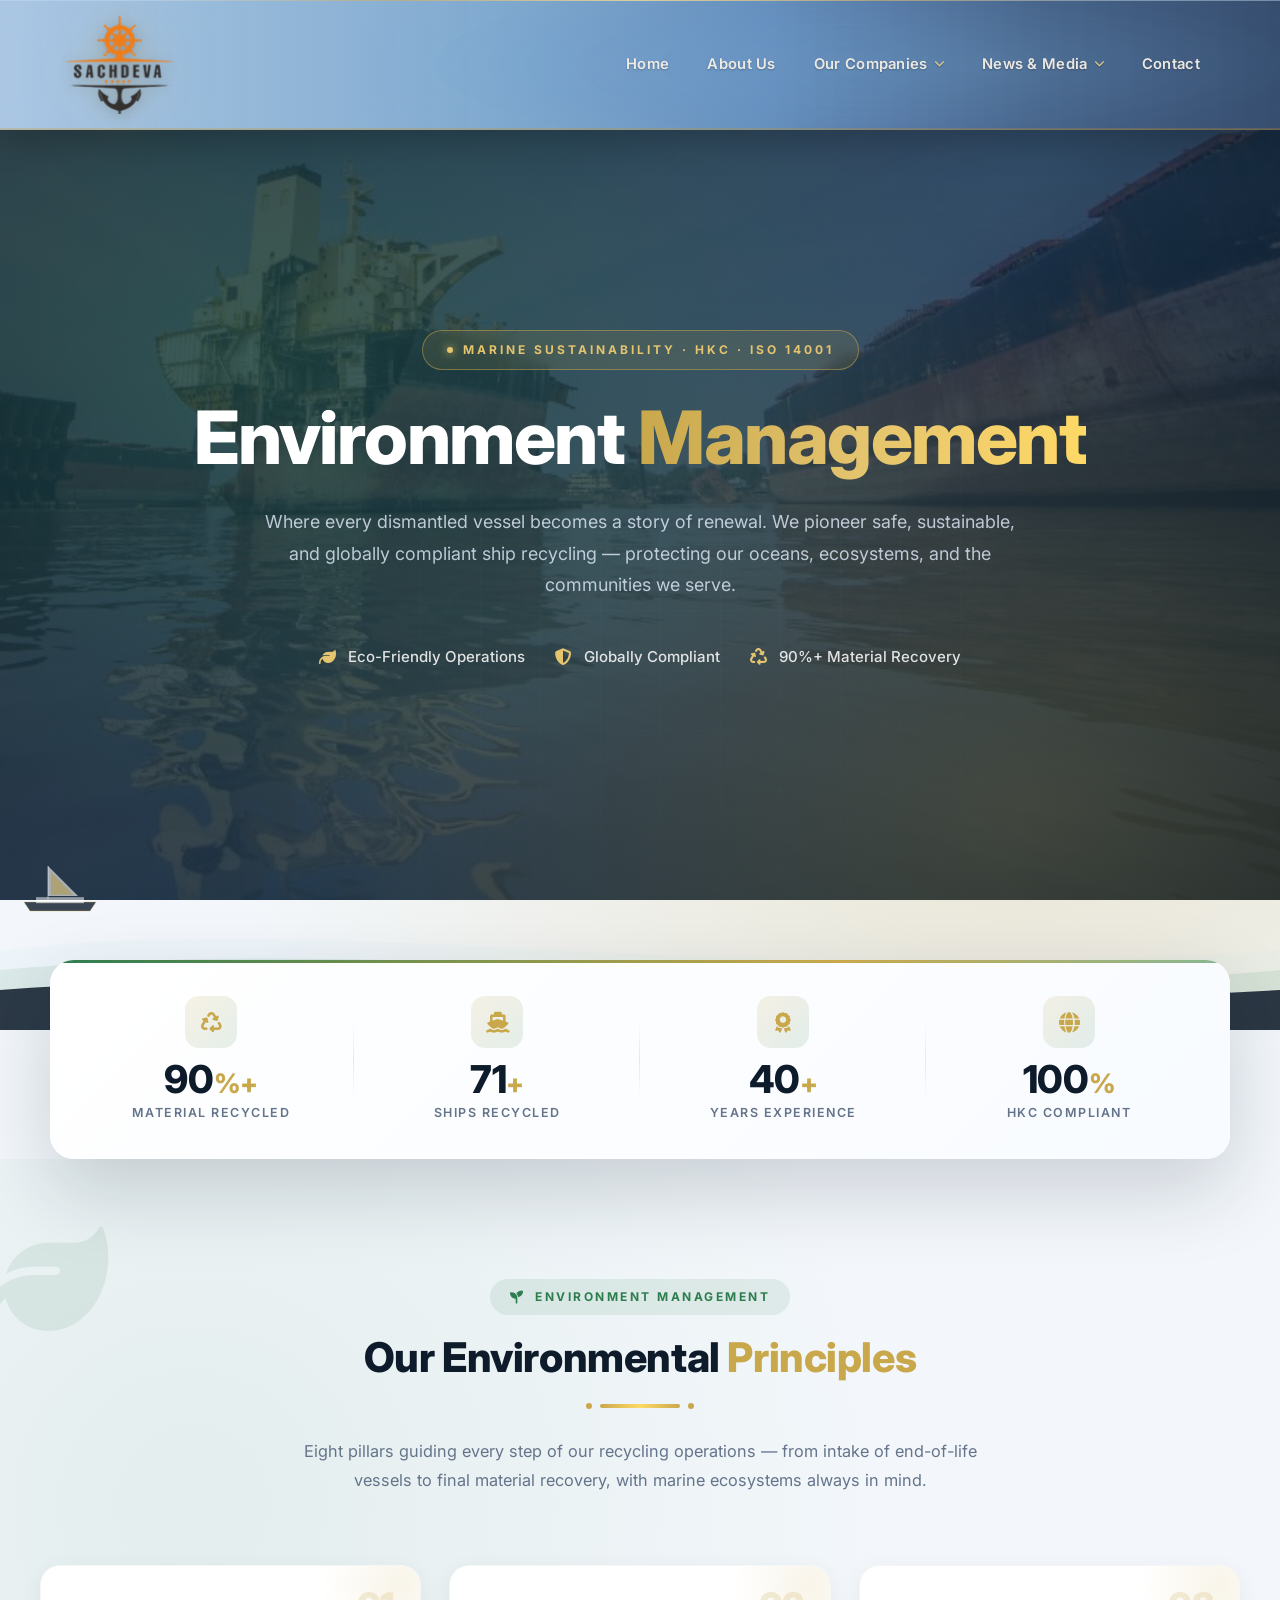
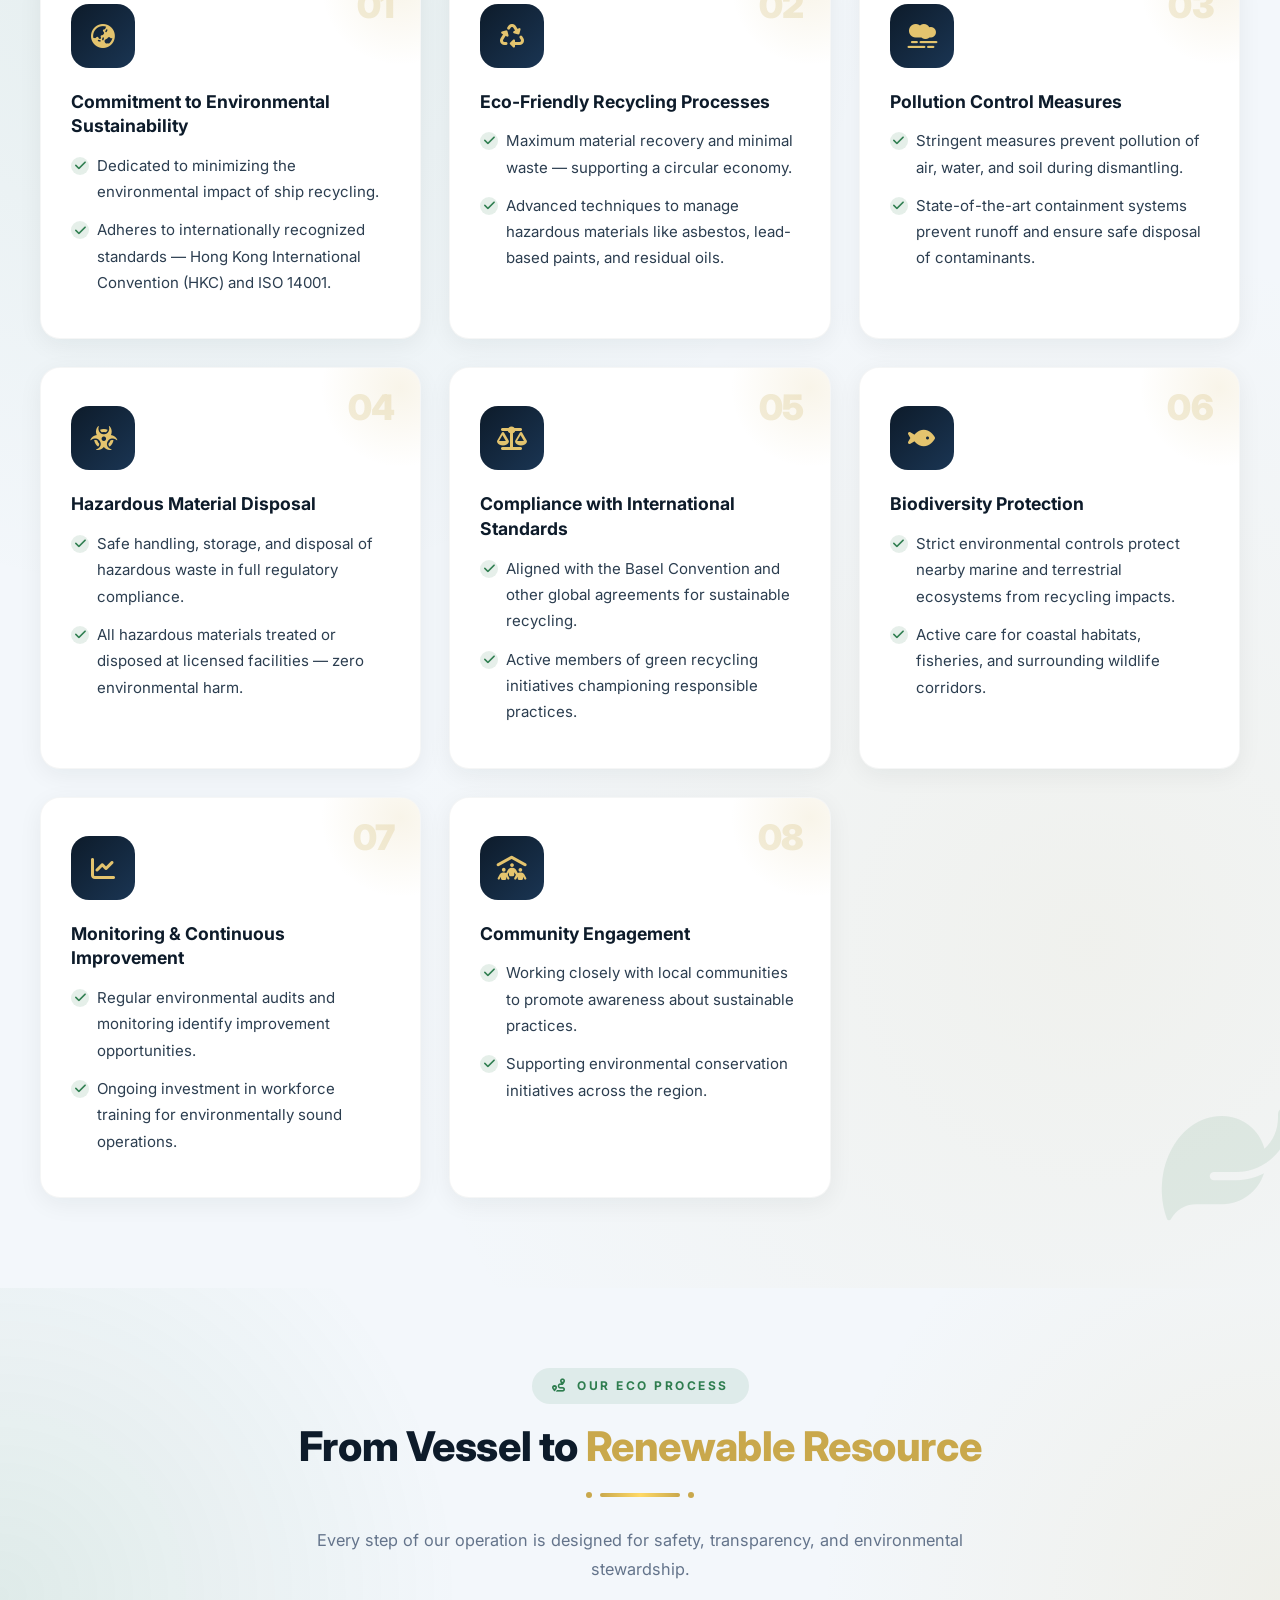
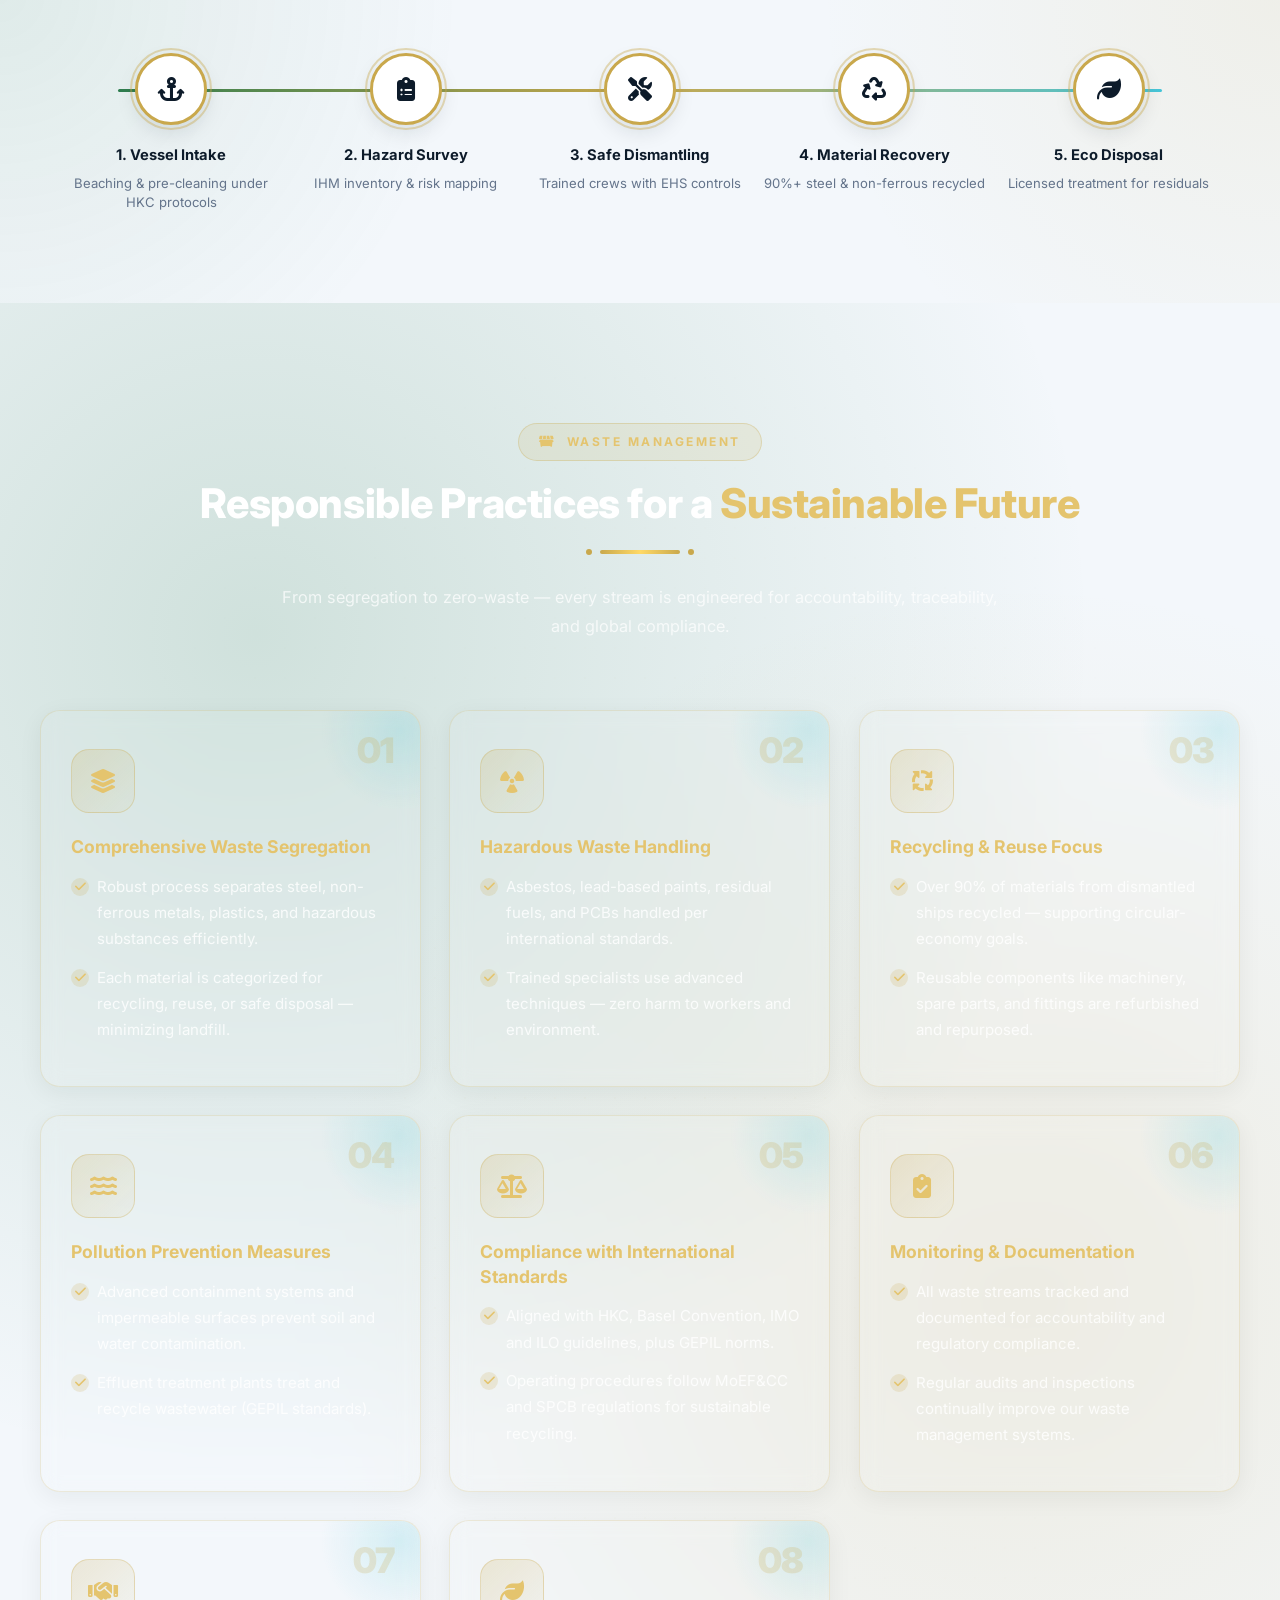
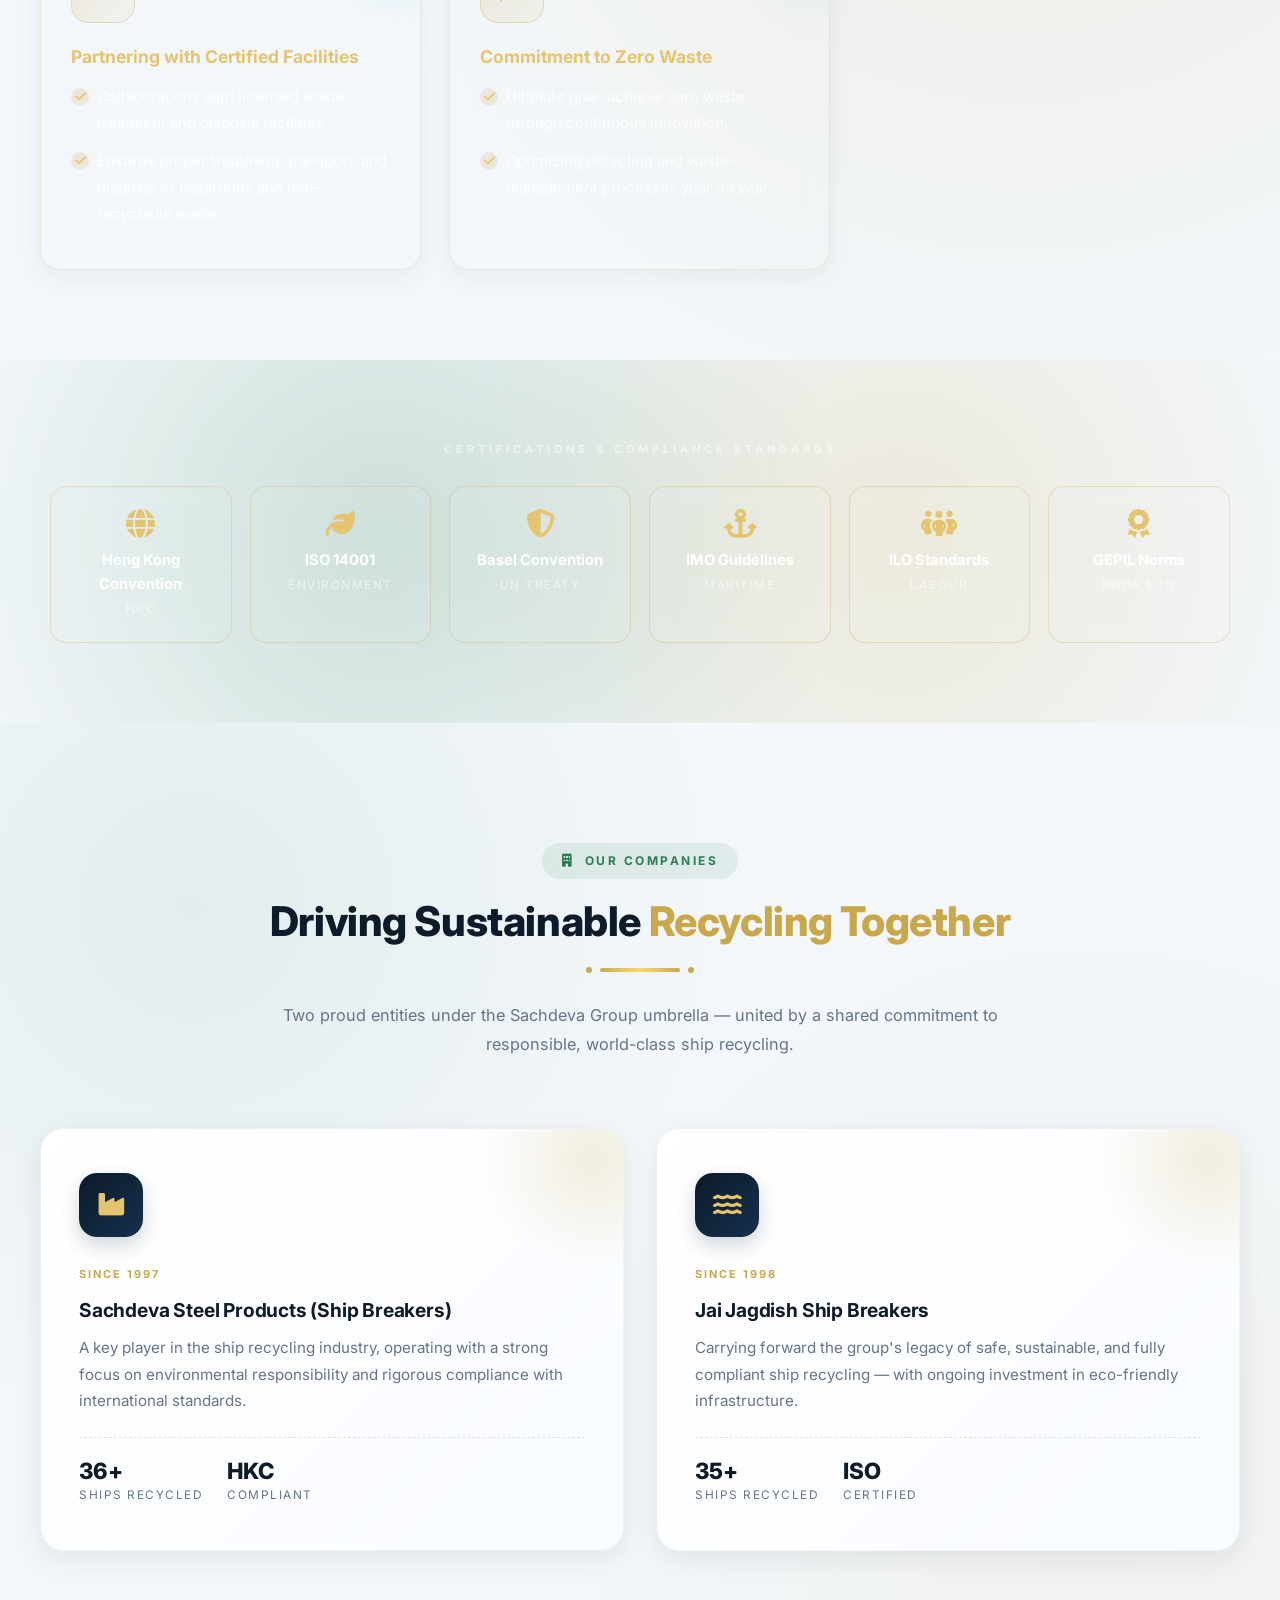
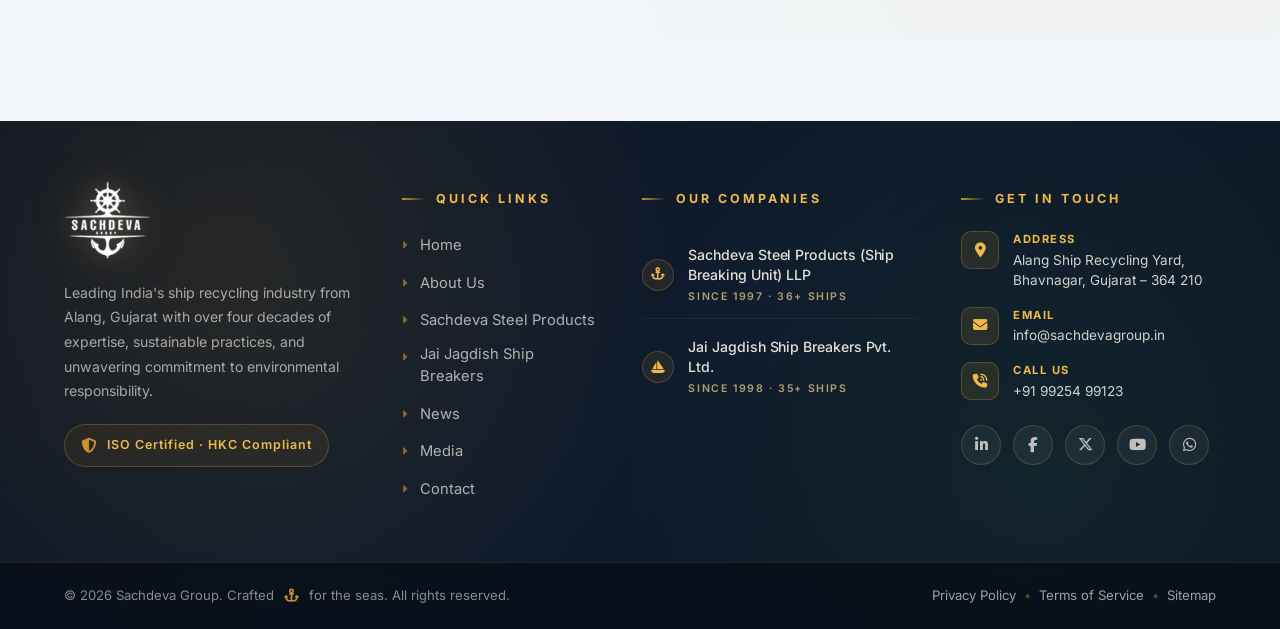
<file: environment-management.html>
<!DOCTYPE html>
<html lang="en">

<head>
    <meta charset="UTF-8" />
    <meta name="viewport" content="width=device-width, initial-scale=1.0" />
    <title>Environment Management – Sachdeva Group | Sustainable Marine Recycling</title>
    <meta name="description"
        content="Sachdeva Group's Environment & Waste Management — eco-friendly, HKC, ISO 14001, Basel-compliant marine ship recycling at Alang, Gujarat." />
    <link href="https://fonts.googleapis.com/css2?family=Inter:wght@300;400;500;600;700;800;900&display=swap"
        rel="stylesheet" />
    <link href="https://cdnjs.cloudflare.com/ajax/libs/font-awesome/6.5.0/css/all.min.css" rel="stylesheet" />
    <link rel="preconnect" href="https://fonts.googleapis.com">
    <link rel="preconnect" href="https://fonts.gstatic.com" crossorigin="">
    <link rel="stylesheet" href="agentapp_static/180193f0_40d1_70d0_7dcd_e2aaa36334c6/f39xi1f8zu/styles.css">
    <link rel="stylesheet" href="css/inline_styles.css">
    <link rel="stylesheet" href="css/marine-footer.css">
    <link rel="stylesheet" href="css/marine-header.css">

    <style>
        *,
        *::before,
        *::after {
            box-sizing: border-box;
            margin: 0;
            padding: 0;
        }

        :root {
            --navy-deep: #061625;
            --navy: #0d1b2a;
            --navy-mid: #14304d;
            --navy-light: #1a3553;
            --gold: #c9a84c;
            --gold-bright: #e4c46e;
            --gold-glow: #ffd966;
            --teal: #1e7a8c;
            --teal-light: #46c5d8;
            --emerald: #2e7d4f;
            --emerald-light: #4ea36e;
            --bg: #f3f7fb;
            --bg-soft: #eaf1f7;
            --white: #ffffff;
            --text: #2c3e50;
            --muted: #64748b;
        }

        html {
            scroll-behavior: smooth;
        }

        body {
            font-family: 'Inter', sans-serif;
            background: var(--bg);
            color: var(--text);
            overflow-x: hidden;
            line-height: 1.65;
            -webkit-font-smoothing: antialiased;
        }

        /* ─── GLOBAL ANIMATIONS ─── */
        @keyframes float-up {
            0% { transform: translateY(0); opacity: 0; }
            10% { opacity: 1; }
            100% { transform: translateY(-100vh); opacity: 0; }
        }

        @keyframes wave-shift {
            0% { transform: translateX(0); }
            100% { transform: translateX(-50%); }
        }

        @keyframes ship-sail {
            0% { transform: translateX(-120%) translateY(0) rotate(0deg); }
            50% { transform: translateX(50%) translateY(-8px) rotate(-1deg); }
            100% { transform: translateX(220%) translateY(0) rotate(0deg); }
        }

        @keyframes pulse-ring {
            0% { transform: scale(0.95); opacity: 1; }
            100% { transform: scale(1.6); opacity: 0; }
        }

        @keyframes shimmer {
            0% { background-position: -200% 0; }
            100% { background-position: 200% 0; }
        }

        @keyframes fade-down {
            from { opacity: 0; transform: translateY(-30px); }
            to { opacity: 1; transform: translateY(0); }
        }

        @keyframes fade-up {
            from { opacity: 0; transform: translateY(40px); }
            to { opacity: 1; transform: translateY(0); }
        }

        @keyframes scroll-bounce {
            0%, 100% { transform: translateY(0); }
            50% { transform: translateY(10px); }
        }

        @keyframes spin-slow {
            from { transform: rotate(0); }
            to { transform: rotate(360deg); }
        }

        @keyframes leaf-sway {
            0%, 100% { transform: rotate(-6deg); }
            50% { transform: rotate(6deg); }
        }

        /* ─── HERO ─── */
        .em-hero {
            position: relative;
            min-height: 100vh;
            padding: 200px 24px 140px;
            text-align: center;
            background-image:
                linear-gradient(135deg, rgba(13, 27, 42, 0.82) 0%, rgba(20, 48, 77, 0.78) 55%, rgba(6, 22, 37, 0.88) 100%),
                url('images/Environmental-Concerns.jpg');
            background-size: cover;
            background-position: center;
            background-attachment: fixed;
            overflow: hidden;
            isolation: isolate;
        }

        /* Animated water grid backdrop on top of image */
        .em-hero::before {
            content: '';
            position: absolute;
            inset: 0;
            background-image:
                linear-gradient(rgba(70, 197, 216, 0.07) 1px, transparent 1px),
                linear-gradient(90deg, rgba(70, 197, 216, 0.07) 1px, transparent 1px);
            background-size: 60px 60px;
            mask-image: radial-gradient(ellipse at center, #000 0%, transparent 75%);
            -webkit-mask-image: radial-gradient(ellipse at center, #000 0%, transparent 75%);
            opacity: 0.55;
            pointer-events: none;
        }

        .em-hero::after {
            content: '';
            position: absolute;
            inset: 0;
            background:
                radial-gradient(ellipse at 20% 25%, rgba(46, 125, 79, 0.28), transparent 50%),
                radial-gradient(ellipse at 80% 75%, rgba(201, 168, 76, 0.22), transparent 55%);
            pointer-events: none;
        }

        /* Floating bubbles container */
        .bubbles {
            position: absolute;
            inset: 0;
            overflow: hidden;
            pointer-events: none;
            z-index: 0;
        }

        .bubble {
            position: absolute;
            bottom: -100px;
            border-radius: 50%;
            background: radial-gradient(circle at 30% 30%, rgba(255, 255, 255, 0.6), rgba(70, 197, 216, 0.1));
            border: 1px solid rgba(255, 255, 255, 0.18);
            animation: float-up linear infinite;
            backdrop-filter: blur(2px);
        }

        /* Animated waves at hero bottom */
        .hero-waves {
            position: absolute;
            bottom: 0;
            left: 0;
            width: 100%;
            height: 200px;
            z-index: 2;
            pointer-events: none;
        }

        .wave-svg {
            position: absolute;
            bottom: 0;
            left: 0;
            width: 200%;
            height: 100%;
            animation: wave-shift 18s linear infinite;
        }

        .wave-svg.w2 { animation-duration: 26s; opacity: 0.55; }
        .wave-svg.w3 { animation-duration: 34s; opacity: 0.35; }

        /* Sailing ship animation */
        .sailing-ship {
            position: absolute;
            bottom: 110px;
            left: 0;
            width: 120px;
            z-index: 3;
            animation: ship-sail 32s linear infinite;
            opacity: 0.85;
        }

        .em-hero-content {
            position: relative;
            z-index: 5;
            max-width: 980px;
            margin: 0 auto;
        }

        .em-badge {
            display: inline-flex;
            align-items: center;
            gap: 10px;
            background: rgba(201, 168, 76, 0.12);
            border: 1px solid rgba(201, 168, 76, 0.5);
            color: var(--gold-bright);
            font-size: 12px;
            font-weight: 700;
            letter-spacing: 3px;
            text-transform: uppercase;
            padding: 9px 24px;
            border-radius: 50px;
            margin-bottom: 26px;
            position: relative;
            backdrop-filter: blur(8px);
            animation: fade-down 1s ease both;
        }

        .em-badge::before {
            content: '';
            width: 6px;
            height: 6px;
            border-radius: 50%;
            background: var(--gold-bright);
            box-shadow: 0 0 10px var(--gold-glow);
        }

        .em-hero h1 {
            font-family: 'Inter', sans-serif;
            font-size: clamp(2.4rem, 6vw, 4.6rem);
            font-weight: 800;
            color: var(--white);
            line-height: 1.15;
            letter-spacing: -0.02em;
            animation: fade-down 1.1s ease 0.15s both;
        }

        .em-hero h1 .gold-shimmer {
            background: linear-gradient(90deg, var(--gold), var(--gold-bright), var(--gold-glow), var(--gold-bright), var(--gold));
            background-size: 200% auto;
            -webkit-background-clip: text;
            background-clip: text;
            -webkit-text-fill-color: transparent;
            color: var(--gold);
            animation: shimmer 4s linear infinite;
            display: inline-block;
        }

        .em-hero p {
            max-width: 760px;
            margin: 26px auto 0;
            color: rgba(230, 240, 255, 0.78);
            font-size: clamp(1rem, 1.4vw, 1.18rem);
            line-height: 1.75;
            animation: fade-down 1.2s ease 0.3s both;
        }

        .hero-meta {
            display: flex;
            gap: 30px;
            justify-content: center;
            margin-top: 44px;
            flex-wrap: wrap;
            animation: fade-down 1.3s ease 0.5s both;
        }

        .hero-meta .meta-item {
            display: flex;
            align-items: center;
            gap: 12px;
            color: rgba(255, 255, 255, 0.85);
            font-size: 0.94rem;
            font-weight: 500;
        }

        .hero-meta .meta-item i {
            color: var(--gold-bright);
            font-size: 1.05rem;
        }

        .scroll-indicator {
            position: absolute;
            bottom: 30px;
            left: 50%;
            transform: translateX(-50%);
            color: rgba(255, 255, 255, 0.6);
            font-size: 11px;
            letter-spacing: 3px;
            text-transform: uppercase;
            z-index: 5;
            animation: scroll-bounce 2s ease infinite;
        }

        .scroll-indicator i { display: block; margin-top: 8px; font-size: 16px; }

        /* ─── STATS BAR ─── */
        .stats-bar {
            position: relative;
            margin-top: -70px;
            z-index: 10;
            padding: 0 24px;
        }

        .stats-inner {
            max-width: 1180px;
            margin: 0 auto;
            background: linear-gradient(135deg, var(--white) 0%, #f8fbff 100%);
            border-radius: 24px;
            padding: 36px 28px;
            box-shadow: 0 30px 80px rgba(13, 27, 42, 0.18), 0 1px 0 rgba(255, 255, 255, 0.8) inset;
            display: grid;
            grid-template-columns: repeat(4, 1fr);
            gap: 20px;
            position: relative;
            overflow: hidden;
        }

        .stats-inner::before {
            content: '';
            position: absolute;
            top: 0;
            left: 0;
            right: 0;
            height: 3px;
            background: linear-gradient(90deg, var(--emerald), var(--gold), var(--teal-light), var(--gold));
            background-size: 200% auto;
            animation: shimmer 4s linear infinite;
        }

        .stat-cell {
            text-align: center;
            position: relative;
        }

        .stat-cell:not(:last-child)::after {
            content: '';
            position: absolute;
            right: -10px;
            top: 20%;
            bottom: 20%;
            width: 1px;
            background: linear-gradient(180deg, transparent, #e2e8f0, transparent);
        }

        .stat-icon-wrap {
            width: 52px;
            height: 52px;
            margin: 0 auto 12px;
            border-radius: 14px;
            background: linear-gradient(135deg, rgba(201, 168, 76, 0.15), rgba(46, 125, 79, 0.12));
            display: flex;
            align-items: center;
            justify-content: center;
            color: var(--gold);
            font-size: 1.3rem;
        }

        .stat-num {
            font-family: 'Inter', sans-serif;
            font-size: clamp(1.7rem, 3vw, 2.4rem);
            font-weight: 800;
            color: var(--navy);
            line-height: 1;
            letter-spacing: -0.01em;
        }

        .stat-num small { font-size: 0.7em; color: var(--gold); }

        .stat-label {
            font-size: 0.78rem;
            font-weight: 600;
            color: var(--muted);
            text-transform: uppercase;
            letter-spacing: 1.5px;
            margin-top: 6px;
        }

        @media (max-width: 720px) {
            .stats-inner { grid-template-columns: repeat(2, 1fr); padding: 26px 20px; }
            .stat-cell:nth-child(2)::after { display: none; }
        }

        /* ─── SECTION ─── */
        .section {
            padding: 120px 24px 90px;
            position: relative;
        }

        .section-inner {
            max-width: 1200px;
            margin: 0 auto;
            position: relative;
        }

        .section-head {
            text-align: center;
            margin-bottom: 70px;
            position: relative;
        }

        .section-tag {
            display: inline-flex;
            align-items: center;
            gap: 10px;
            background: rgba(46, 125, 79, 0.1);
            color: var(--emerald);
            font-size: 12px;
            font-weight: 700;
            letter-spacing: 2.5px;
            text-transform: uppercase;
            padding: 8px 20px;
            border-radius: 50px;
            margin-bottom: 18px;
        }

        .section-tag i { font-size: 13px; }

        .section-tag.gold {
            background: rgba(201, 168, 76, 0.12);
            color: var(--gold);
        }

        .section-title {
            font-family: 'Inter', sans-serif;
            font-size: clamp(1.8rem, 3.2vw, 2.6rem);
            font-weight: 800;
            color: var(--navy);
            line-height: 1.2;
            margin-bottom: 14px;
            letter-spacing: -0.01em;
        }

        .section-title span { color: var(--gold); }

        .gold-line {
            display: inline-block;
            width: 80px;
            height: 4px;
            background: linear-gradient(90deg, var(--gold), var(--gold-glow), var(--gold));
            margin: 8px 0 22px;
            border-radius: 2px;
            position: relative;
        }

        .gold-line::before, .gold-line::after {
            content: '';
            position: absolute;
            top: 50%;
            transform: translateY(-50%);
            width: 6px;
            height: 6px;
            border-radius: 50%;
            background: var(--gold);
        }

        .gold-line::before { left: -14px; }
        .gold-line::after { right: -14px; }

        .section-sub {
            color: var(--muted);
            font-size: 1.02rem;
            max-width: 720px;
            margin: 0 auto;
            line-height: 1.75;
        }

        /* ─── PRINCIPLE CARDS (light) ─── */
        .section-light {
            background:
                linear-gradient(180deg, rgba(255, 255, 255, 0.96) 0%, rgba(243, 247, 251, 0.96) 100%),
                url('images/environment1.jpg');
            background-size: cover;
            background-attachment: fixed;
            background-position: center;
            position: relative;
            overflow: hidden;
        }

        .section-light::before {
            content: '';
            position: absolute;
            inset: 0;
            background-image:
                radial-gradient(circle at 15% 20%, rgba(46, 125, 79, 0.08), transparent 40%),
                radial-gradient(circle at 85% 80%, rgba(201, 168, 76, 0.08), transparent 40%);
            pointer-events: none;
        }

        .section-light .section-inner { position: relative; z-index: 1; }

        .principle-grid {
            display: grid;
            grid-template-columns: repeat(auto-fit, minmax(320px, 1fr));
            gap: 28px;
        }

        .principle-card {
            position: relative;
            background: var(--white);
            border-radius: 20px;
            padding: 38px 30px 30px;
            box-shadow: 0 6px 24px rgba(13, 27, 42, 0.06);
            border: 1px solid rgba(13, 27, 42, 0.04);
            overflow: hidden;
            transition: transform 0.5s cubic-bezier(0.34, 1.56, 0.64, 1), box-shadow 0.4s ease, border-color 0.3s ease;
            isolation: isolate;
        }

        .principle-card::before {
            content: '';
            position: absolute;
            top: 0;
            left: 0;
            right: 0;
            height: 4px;
            background: linear-gradient(90deg, var(--emerald), var(--gold));
            transform: scaleX(0);
            transform-origin: left;
            transition: transform 0.5s ease;
        }

        .principle-card::after {
            content: '';
            position: absolute;
            top: -60px;
            right: -60px;
            width: 160px;
            height: 160px;
            border-radius: 50%;
            background: radial-gradient(circle, rgba(201, 168, 76, 0.12), transparent 70%);
            transition: transform 0.6s cubic-bezier(0.34, 1.56, 0.64, 1);
            z-index: -1;
        }

        .principle-card:hover {
            transform: translateY(-12px) scale(1.01);
            box-shadow: 0 30px 60px rgba(13, 27, 42, 0.14);
            border-color: rgba(201, 168, 76, 0.4);
        }

        .principle-card:hover::before { transform: scaleX(1); }
        .principle-card:hover::after { transform: scale(1.8); }

        .principle-card .icon-wrap {
            position: relative;
            width: 64px;
            height: 64px;
            border-radius: 18px;
            background: linear-gradient(135deg, var(--navy) 0%, var(--navy-light) 100%);
            display: flex;
            align-items: center;
            justify-content: center;
            color: var(--gold-bright);
            font-size: 1.5rem;
            margin-bottom: 22px;
            transition: transform 0.4s ease;
        }

        .principle-card .icon-wrap::after {
            content: '';
            position: absolute;
            inset: -6px;
            border-radius: 22px;
            border: 2px solid var(--gold);
            opacity: 0;
            transition: all 0.4s ease;
        }

        .principle-card:hover .icon-wrap { transform: rotate(-6deg) scale(1.05); }
        .principle-card:hover .icon-wrap::after { opacity: 0.4; inset: -10px; }

        .principle-num-pill {
            position: absolute;
            top: 22px;
            right: 26px;
            font-family: 'Inter', sans-serif;
            font-size: 2.2rem;
            font-weight: 900;
            color: rgba(201, 168, 76, 0.2);
            line-height: 1;
            letter-spacing: -0.02em;
        }

        .principle-card h3 {
            font-family: 'Inter', sans-serif;
            font-size: 1.1rem;
            font-weight: 700;
            color: var(--navy);
            margin-bottom: 14px;
            line-height: 1.4;
        }

        .principle-card ul { list-style: none; padding: 0; margin: 0; }

        .principle-card ul li {
            position: relative;
            padding-left: 26px;
            color: var(--text);
            font-size: 0.94rem;
            line-height: 1.75;
            margin-bottom: 12px;
        }

        .principle-card ul li::before {
            content: '\f00c';
            font-family: 'Font Awesome 6 Free';
            font-weight: 900;
            position: absolute;
            left: 0;
            top: 4px;
            color: var(--emerald);
            font-size: 0.78rem;
            background: rgba(46, 125, 79, 0.12);
            width: 18px;
            height: 18px;
            border-radius: 50%;
            display: flex;
            align-items: center;
            justify-content: center;
        }

        /* ─── DARK SECTION (waste) ─── */
        .section-dark {
            background-image:
                linear-gradient(180deg, rgba(6, 22, 37, 0.92) 0%, rgba(13, 27, 42, 0.92) 50%, rgba(20, 48, 77, 0.92) 100%),
                url('images/WasteManagement.png');
            background-size: cover;
            background-attachment: fixed;
            background-position: center;
            position: relative;
            overflow: hidden;
        }

        .section-dark::before {
            content: '';
            position: absolute;
            inset: 0;
            background-image:
                radial-gradient(circle at 20% 20%, rgba(46, 125, 79, 0.18), transparent 50%),
                radial-gradient(circle at 80% 60%, rgba(201, 168, 76, 0.14), transparent 50%);
            pointer-events: none;
        }

        /* Subtle animated pattern on dark section */
        .section-dark::after {
            content: '';
            position: absolute;
            inset: 0;
            background-image:
                radial-gradient(rgba(201, 168, 76, 0.08) 1px, transparent 1px);
            background-size: 30px 30px;
            opacity: 0.4;
            pointer-events: none;
            mask-image: radial-gradient(ellipse at center, #000 0%, transparent 75%);
            -webkit-mask-image: radial-gradient(ellipse at center, #000 0%, transparent 75%);
        }

        .section-dark .section-inner { position: relative; z-index: 1; }

        .section-dark .section-title { color: var(--white); }
        .section-dark .section-title span { color: var(--gold-bright); }
        .section-dark .section-sub { color: rgba(255, 255, 255, 0.72); }

        .section-dark .section-tag {
            background: rgba(201, 168, 76, 0.12);
            color: var(--gold-bright);
            border: 1px solid rgba(201, 168, 76, 0.3);
        }

        .section-dark .principle-card {
            background: rgba(255, 255, 255, 0.04);
            border: 1px solid rgba(201, 168, 76, 0.18);
            backdrop-filter: blur(10px);
        }

        .section-dark .principle-card::before {
            background: linear-gradient(90deg, var(--gold), var(--gold-bright));
        }

        .section-dark .principle-card::after {
            background: radial-gradient(circle, rgba(70, 197, 216, 0.18), transparent 70%);
        }

        .section-dark .principle-card:hover {
            background: rgba(255, 255, 255, 0.07);
            border-color: rgba(201, 168, 76, 0.55);
            box-shadow: 0 30px 60px rgba(0, 0, 0, 0.4);
        }

        .section-dark .principle-card h3 { color: var(--gold-bright); }
        .section-dark .principle-card ul li { color: rgba(255, 255, 255, 0.8); }

        .section-dark .principle-card ul li::before {
            background: rgba(201, 168, 76, 0.18);
            color: var(--gold-bright);
        }

        .section-dark .principle-card .icon-wrap {
            background: linear-gradient(135deg, rgba(201, 168, 76, 0.2), rgba(201, 168, 76, 0.05));
            border: 1px solid rgba(201, 168, 76, 0.3);
        }

        .section-dark .principle-num-pill { color: rgba(201, 168, 76, 0.22); }

        /* ─── ECO TIMELINE SECTION BG ─── */
        .eco-timeline-section {
            background-image:
                linear-gradient(180deg, rgba(234, 243, 238, 0.94) 0%, rgba(243, 247, 251, 0.96) 100%),
                url('images/environment1.jpg');
            background-size: cover;
            background-attachment: fixed;
            background-position: center;
            padding-top: 80px;
            position: relative;
            overflow: hidden;
        }

        .eco-timeline-section::before {
            content: '';
            position: absolute;
            inset: 0;
            background-image:
                radial-gradient(circle at 0% 50%, rgba(46, 125, 79, 0.1), transparent 35%),
                radial-gradient(circle at 100% 50%, rgba(201, 168, 76, 0.1), transparent 35%);
            pointer-events: none;
        }

        .eco-timeline-section .section-inner { position: relative; z-index: 1; }

        /* ─── ECO TIMELINE ─── */
        .eco-timeline {
            position: relative;
            margin-top: 60px;
            padding: 0 20px;
        }

        .timeline-track {
            display: grid;
            grid-template-columns: repeat(5, 1fr);
            gap: 12px;
            position: relative;
        }

        .timeline-track::before {
            content: '';
            position: absolute;
            top: 36px;
            left: 5%;
            right: 5%;
            height: 3px;
            background: linear-gradient(90deg, var(--emerald), var(--gold), var(--teal-light), var(--gold), var(--emerald));
            background-size: 200% auto;
            animation: shimmer 6s linear infinite;
            border-radius: 2px;
            z-index: 0;
        }

        .timeline-step {
            text-align: center;
            position: relative;
            z-index: 1;
        }

        .timeline-step .step-circle {
            width: 72px;
            height: 72px;
            margin: 0 auto 18px;
            border-radius: 50%;
            background: var(--white);
            border: 3px solid var(--gold);
            display: flex;
            align-items: center;
            justify-content: center;
            color: var(--navy);
            font-size: 1.5rem;
            box-shadow: 0 8px 20px rgba(13, 27, 42, 0.1);
            transition: transform 0.4s ease, box-shadow 0.4s ease;
            position: relative;
        }

        .timeline-step .step-circle::before {
            content: '';
            position: absolute;
            inset: -8px;
            border-radius: 50%;
            border: 2px solid var(--gold);
            opacity: 0.4;
            animation: pulse-ring 2.6s ease-out infinite;
        }

        .timeline-step:hover .step-circle {
            transform: translateY(-6px) scale(1.08);
            box-shadow: 0 14px 30px rgba(201, 168, 76, 0.4);
            background: linear-gradient(135deg, var(--gold), var(--gold-bright));
            color: var(--white);
        }

        .timeline-step h4 {
            font-size: 0.92rem;
            font-weight: 700;
            color: var(--navy);
            margin-bottom: 6px;
        }

        .timeline-step p {
            font-size: 0.82rem;
            color: var(--muted);
            line-height: 1.5;
        }

        @media (max-width: 820px) {
            .timeline-track { grid-template-columns: 1fr 1fr; gap: 32px; }
            .timeline-track::before { display: none; }
        }

        /* ─── CERTIFICATIONS BAND ─── */
        .certs-band {
            background-image:
                linear-gradient(135deg, rgba(13, 27, 42, 0.92) 0%, rgba(20, 48, 77, 0.88) 60%, rgba(13, 27, 42, 0.92) 100%),
                url('images/Environmental-Concerns.jpg');
            background-size: cover;
            background-position: center;
            background-attachment: fixed;
            position: relative;
            padding: 80px 24px;
            overflow: hidden;
        }

        .certs-band::before {
            content: '';
            position: absolute;
            inset: 0;
            background-image:
                radial-gradient(circle at 30% 50%, rgba(46, 125, 79, 0.2), transparent 50%),
                radial-gradient(circle at 70% 50%, rgba(201, 168, 76, 0.18), transparent 50%);
            pointer-events: none;
        }

        .certs-inner {
            max-width: 1180px;
            margin: 0 auto;
            position: relative;
            text-align: center;
            color: #fff;
        }

        .certs-inner > p {
            color: rgba(255, 255, 255, 0.6);
            font-size: 11px;
            font-weight: 700;
            letter-spacing: 4px;
            text-transform: uppercase;
            margin-bottom: 28px;
        }

        .certs-grid {
            display: grid;
            grid-template-columns: repeat(auto-fit, minmax(160px, 1fr));
            gap: 18px;
        }

        .cert-chip {
            background: rgba(255, 255, 255, 0.05);
            border: 1px solid rgba(201, 168, 76, 0.3);
            border-radius: 16px;
            padding: 22px 18px;
            transition: 0.4s ease;
            backdrop-filter: blur(8px);
        }

        .cert-chip:hover {
            transform: translateY(-6px);
            background: rgba(201, 168, 76, 0.1);
            border-color: var(--gold);
            box-shadow: 0 14px 30px rgba(0, 0, 0, 0.3);
        }

        .cert-chip i {
            font-size: 1.8rem;
            color: var(--gold-bright);
            margin-bottom: 10px;
        }

        .cert-chip .ct {
            color: #fff;
            font-weight: 700;
            font-size: 0.92rem;
            margin-bottom: 4px;
        }

        .cert-chip .cs {
            color: rgba(255, 255, 255, 0.6);
            font-size: 0.74rem;
            text-transform: uppercase;
            letter-spacing: 1.5px;
        }

        /* ─── COMPANIES ─── */
        .companies-grid {
            display: grid;
            grid-template-columns: 1fr 1fr;
            gap: 32px;
            margin-top: 20px;
        }

        @media(max-width:740px) { .companies-grid { grid-template-columns: 1fr; } }

        .company-card {
            position: relative;
            background: linear-gradient(135deg, #ffffff 0%, #f8fbff 100%);
            border-radius: 24px;
            padding: 44px 38px;
            box-shadow: 0 8px 28px rgba(13, 27, 42, 0.08);
            transition: transform 0.5s cubic-bezier(0.34, 1.56, 0.64, 1), box-shadow 0.4s ease;
            overflow: hidden;
            border: 1px solid rgba(13, 27, 42, 0.05);
        }

        .company-card::before {
            content: '';
            position: absolute;
            top: -80px;
            right: -80px;
            width: 220px;
            height: 220px;
            border-radius: 50%;
            background: radial-gradient(circle, rgba(201, 168, 76, 0.18), transparent 70%);
            transition: transform 0.6s ease;
        }

        .company-card:hover {
            transform: translateY(-10px);
            box-shadow: 0 28px 60px rgba(13, 27, 42, 0.16);
        }

        .company-card:hover::before {
            transform: scale(1.6);
        }

        .company-icon {
            width: 64px;
            height: 64px;
            background: linear-gradient(135deg, var(--navy), var(--navy-mid));
            border-radius: 18px;
            display: flex;
            align-items: center;
            justify-content: center;
            color: var(--gold-bright);
            font-size: 1.6rem;
            margin-bottom: 22px;
            position: relative;
            z-index: 1;
            box-shadow: 0 8px 20px rgba(13, 27, 42, 0.18);
        }

        .company-card h3 {
            font-family: 'Inter', sans-serif;
            font-size: 1.2rem;
            font-weight: 700;
            color: var(--navy);
            margin-bottom: 8px;
            position: relative;
            z-index: 1;
            letter-spacing: -0.01em;
        }

        .company-card .since {
            display: inline-block;
            font-size: 11px;
            font-weight: 700;
            letter-spacing: 2px;
            color: var(--gold);
            text-transform: uppercase;
            margin-bottom: 12px;
            position: relative;
            z-index: 1;
        }

        .company-card p {
            font-size: 0.95rem;
            color: var(--muted);
            line-height: 1.75;
            position: relative;
            z-index: 1;
        }

        .company-stats {
            display: flex;
            gap: 24px;
            margin-top: 22px;
            padding-top: 22px;
            border-top: 1px dashed rgba(13, 27, 42, 0.12);
            position: relative;
            z-index: 1;
        }

        .company-stats div {
            display: flex;
            flex-direction: column;
            align-items: flex-start;
        }

        .company-stats strong {
            font-family: 'Inter', sans-serif;
            font-size: 1.4rem;
            font-weight: 800;
            color: var(--navy);
            line-height: 1;
            letter-spacing: -0.01em;
        }

        .company-stats span {
            font-size: 0.74rem;
            color: var(--muted);
            text-transform: uppercase;
            letter-spacing: 1.5px;
            margin-top: 4px;
        }

        /* ─── REVEAL ANIMATION ─── */
        .reveal {
            opacity: 0;
            transform: translateY(40px);
            transition: opacity 0.9s cubic-bezier(0.16, 1, 0.3, 1), transform 0.9s cubic-bezier(0.16, 1, 0.3, 1);
        }

        .reveal.visible { opacity: 1; transform: none; }

        .stagger > .reveal { transition-delay: calc(var(--i, 0) * 0.08s); }

        /* ─── ROTATE-X FLIP-IN for Waste Management cards (01–08) ─── */
        .section-dark .principle-grid { perspective: 1400px; }

        .section-dark .principle-card.reveal {
            transform: perspective(1400px) rotateX(-25deg) translateY(60px);
            transform-origin: 50% 100%;
            opacity: 0;
            transition:
                opacity 1s cubic-bezier(0.16, 1, 0.3, 1),
                transform 1s cubic-bezier(0.16, 1, 0.3, 1);
        }

        .section-dark .principle-card.reveal.visible {
            transform: perspective(1000px) rotateX(0deg) rotateY(0deg) translateY(0px);
            opacity: 1;
        }

        @media (prefers-reduced-motion: reduce) {
            .section-dark .principle-card.reveal,
            .section-dark .principle-card.reveal.visible {
                transform: none !important;
                transition: none !important;
            }
        }

        /* ─── DECOR LEAVES ─── */
        .decor-leaf {
            position: absolute;
            color: rgba(46, 125, 79, 0.1);
            font-size: 8rem;
            pointer-events: none;
            animation: leaf-sway 6s ease-in-out infinite;
            z-index: 0;
        }

        .decor-leaf.l1 { top: 60px; left: -20px; }
        .decor-leaf.l2 { bottom: 60px; right: -10px; animation-delay: 1s; transform: rotate(180deg); }

        @media(max-width:768px) {
            .em-hero { padding: 160px 18px 120px; min-height: auto; }
            .section { padding: 80px 20px 60px; }
            .stats-bar { margin-top: -60px; }
            .stat-cell:nth-child(2)::after { display: none; }
            .decor-leaf { display: none; }
        }
    </style>
</head>

<body>
    <!-- HEADER / NAVIGATION -->
    <!-- ─── MARINE HEADER ─── -->
    <header id="header" class="marine-header">
        <div class="mh-topbar">
            <div class="mh-topbar-inner">
                <div class="mh-topbar-left">
                    <a href="mailto:info@sachdevagroup.in"><i class="fas fa-envelope"></i> info@sachdevagroup.in</a>
                    <a href="tel:+919925499123"><i class="fas fa-phone"></i> +91 99254 99123</a>
                </div>
                <div class="mh-topbar-right">
                    <span class="mh-tb-label">Follow:</span>
                    <a href="#" title="LinkedIn"><i class="fab fa-linkedin-in"></i></a>
                    <a href="#" title="Facebook"><i class="fab fa-facebook-f"></i></a>
                    <a href="#" title="Twitter / X"><i class="fab fa-x-twitter"></i></a>
                    <a href="https://wa.me/919925499123" target="_blank" title="WhatsApp"><i class="fab fa-whatsapp"></i></a>
                </div>
            </div>
        </div>
        <div class="mh-main">
            <div class="mh-main-inner">
                <a href="index.html" class="mh-logo">
                    <img src="images/logo.png" alt="Sachdeva Group">
                    <div class="mh-logo-text">Sachdeva Group<span>Ship Recycling · Since 1983</span></div>
                </a>
                <nav class="mh-nav">
                    <ul class="mh-nav-list">
                        <li><a href="index.html">Home</a></li>
                        <li><a href="about.html">About Us</a></li>
                        <li class="mh-has-submenu">
                            <a href="javascript:void(0)" role="button" aria-haspopup="true">Our Companies <i class="fas fa-chevron-down"></i></a>
                            <ul class="mh-submenu" style="min-width: 300px;">
                                <li><a href="sspsb.html">Sachdeva Steel Products (Ship Breakers)</a></li>
                                <li><a href="jjsb.html">Jai Jagdish Ship Breakers</a></li>
                            </ul>
                        </li>
                        <li class="mh-has-submenu">
                            <a href="news.html">News &amp; Media <i class="fas fa-chevron-down"></i></a>
                            <ul class="mh-submenu">
                                <li><a href="news.html">News</a></li>
                                <li><a href="gallery.html">Media</a></li>
                            </ul>
                        </li>
                        <li><a href="Contact.html">Contact</a></li>
                    </ul>
                </nav>
                <a href="Contact.html" class="mh-cta">
                    <i class="fas fa-anchor"></i> Get Quote
                </a>
                <button class="mh-toggle" aria-label="Menu">
                    <span></span><span></span><span></span>
                </button>
            </div>
        </div>
    </header>
    <script src="js/marine-header.js"></script>

    <!-- ─── HERO ─── -->
    <section class="em-hero">
        <!-- Floating bubbles -->
        <div class="bubbles" id="bubbles"></div>

        <!-- Sailing ship -->
        <svg class="sailing-ship" viewBox="0 0 200 110" xmlns="http://www.w3.org/2000/svg">
            <g fill="rgba(201, 168, 76, 0.85)">
                <polygon points="80,20 80,70 130,70" fill="rgba(255,255,255,0.7)"/>
                <polygon points="85,30 85,68 122,68" fill="rgba(201,168,76,0.6)"/>
                <line x1="80" y1="20" x2="80" y2="80" stroke="rgba(255,255,255,0.7)" stroke-width="1.5"/>
                <path d="M40,80 L160,80 L150,95 L50,95 Z" fill="rgba(13,27,42,0.95)" stroke="rgba(201,168,76,0.6)" stroke-width="1"/>
                <rect x="60" y="72" width="80" height="10" fill="rgba(255,255,255,0.6)"/>
            </g>
        </svg>

        <div class="em-hero-content">
            <span class="em-badge">Marine Sustainability · HKC · ISO 14001</span>
            <h1>Environment <span class="gold-shimmer">Management</span></h1>
            <p>Where every dismantled vessel becomes a story of renewal. We pioneer safe, sustainable, and globally
                compliant ship recycling — protecting our oceans, ecosystems, and the communities we serve.</p>

            <div class="hero-meta">
                <div class="meta-item"><i class="fas fa-leaf"></i> Eco-Friendly Operations</div>
                <div class="meta-item"><i class="fas fa-shield-halved"></i> Globally Compliant</div>
                <div class="meta-item"><i class="fas fa-recycle"></i> 90%+ Material Recovery</div>
            </div>
        </div>

        <!-- Animated waves -->
        <div class="hero-waves">
            <svg class="wave-svg w3" viewBox="0 0 1440 200" preserveAspectRatio="none">
                <path d="M0,120 C200,80 400,160 720,120 C1040,80 1240,160 1440,120 L1440,200 L0,200 Z"
                      fill="rgba(70, 197, 216, 0.08)"/>
                <path d="M1440,120 C1640,80 1840,160 2160,120 C2480,80 2680,160 2880,120 L2880,200 L1440,200 Z"
                      fill="rgba(70, 197, 216, 0.08)"/>
            </svg>
            <svg class="wave-svg w2" viewBox="0 0 1440 200" preserveAspectRatio="none">
                <path d="M0,140 C240,100 480,180 720,140 C960,100 1200,180 1440,140 L1440,200 L0,200 Z"
                      fill="rgba(46, 125, 79, 0.18)"/>
                <path d="M1440,140 C1680,100 1920,180 2160,140 C2400,100 2640,180 2880,140 L2880,200 L1440,200 Z"
                      fill="rgba(46, 125, 79, 0.18)"/>
            </svg>
            <svg class="wave-svg w1" viewBox="0 0 1440 200" preserveAspectRatio="none">
                <path d="M0,160 C220,130 440,190 720,160 C1000,130 1220,190 1440,160 L1440,200 L0,200 Z"
                      fill="rgba(13, 27, 42, 0.85)"/>
                <path d="M1440,160 C1660,130 1880,190 2160,160 C2440,130 2660,190 2880,160 L2880,200 L1440,200 Z"
                      fill="rgba(13, 27, 42, 0.85)"/>
            </svg>
        </div>

        <div class="scroll-indicator">Scroll <i class="fas fa-chevron-down"></i></div>
    </section>

    <!-- ─── STATS BAR ─── -->
    <div class="stats-bar reveal">
        <div class="stats-inner">
            <div class="stat-cell">
                <div class="stat-icon-wrap"><i class="fas fa-recycle"></i></div>
                <div class="stat-num" data-count="90">0<small>%+</small></div>
                <div class="stat-label">Material Recycled</div>
            </div>
            <div class="stat-cell">
                <div class="stat-icon-wrap"><i class="fas fa-ship"></i></div>
                <div class="stat-num" data-count="71">0<small>+</small></div>
                <div class="stat-label">Ships Recycled</div>
            </div>
            <div class="stat-cell">
                <div class="stat-icon-wrap"><i class="fas fa-award"></i></div>
                <div class="stat-num" data-count="40">0<small>+</small></div>
                <div class="stat-label">Years Experience</div>
            </div>
            <div class="stat-cell">
                <div class="stat-icon-wrap"><i class="fas fa-globe"></i></div>
                <div class="stat-num" data-count="0">100<small>%</small></div>
                <div class="stat-label">HKC Compliant</div>
            </div>
        </div>
    </div>

    <!-- ─── ENVIRONMENT MANAGEMENT — 8 PRINCIPLES ─── -->
    <section class="section section-light">
        <i class="fas fa-leaf decor-leaf l1"></i>
        <i class="fas fa-leaf decor-leaf l2"></i>
        <div class="section-inner">
            <div class="section-head reveal">
                <span class="section-tag"><i class="fas fa-seedling"></i> Environment Management</span>
                <h2 class="section-title">Our Environmental <span>Principles</span></h2>
                <div class="gold-line"></div>
                <p class="section-sub">Eight pillars guiding every step of our recycling operations — from intake of
                    end-of-life vessels to final material recovery, with marine ecosystems always in mind.</p>
            </div>

            <div class="principle-grid stagger">
                <div class="principle-card reveal" style="--i:0">
                    <div class="principle-num-pill">01</div>
                    <div class="icon-wrap"><i class="fas fa-globe-asia"></i></div>
                    <h3>Commitment to Environmental Sustainability</h3>
                    <ul>
                        <li>Dedicated to minimizing the environmental impact of ship recycling.</li>
                        <li>Adheres to internationally recognized standards — Hong Kong International Convention (HKC)
                            and ISO 14001.</li>
                    </ul>
                </div>

                <div class="principle-card reveal" style="--i:1">
                    <div class="principle-num-pill">02</div>
                    <div class="icon-wrap"><i class="fas fa-recycle"></i></div>
                    <h3>Eco-Friendly Recycling Processes</h3>
                    <ul>
                        <li>Maximum material recovery and minimal waste — supporting a circular economy.</li>
                        <li>Advanced techniques to manage hazardous materials like asbestos, lead-based paints, and
                            residual oils.</li>
                    </ul>
                </div>

                <div class="principle-card reveal" style="--i:2">
                    <div class="principle-num-pill">03</div>
                    <div class="icon-wrap"><i class="fas fa-smog"></i></div>
                    <h3>Pollution Control Measures</h3>
                    <ul>
                        <li>Stringent measures prevent pollution of air, water, and soil during dismantling.</li>
                        <li>State-of-the-art containment systems prevent runoff and ensure safe disposal of contaminants.</li>
                    </ul>
                </div>

                <div class="principle-card reveal" style="--i:3">
                    <div class="principle-num-pill">04</div>
                    <div class="icon-wrap"><i class="fas fa-biohazard"></i></div>
                    <h3>Hazardous Material Disposal</h3>
                    <ul>
                        <li>Safe handling, storage, and disposal of hazardous waste in full regulatory compliance.</li>
                        <li>All hazardous materials treated or disposed at licensed facilities — zero environmental harm.</li>
                    </ul>
                </div>

                <div class="principle-card reveal" style="--i:4">
                    <div class="principle-num-pill">05</div>
                    <div class="icon-wrap"><i class="fas fa-balance-scale"></i></div>
                    <h3>Compliance with International Standards</h3>
                    <ul>
                        <li>Aligned with the Basel Convention and other global agreements for sustainable recycling.</li>
                        <li>Active members of green recycling initiatives championing responsible practices.</li>
                    </ul>
                </div>

                <div class="principle-card reveal" style="--i:5">
                    <div class="principle-num-pill">06</div>
                    <div class="icon-wrap"><i class="fas fa-fish"></i></div>
                    <h3>Biodiversity Protection</h3>
                    <ul>
                        <li>Strict environmental controls protect nearby marine and terrestrial ecosystems from
                            recycling impacts.</li>
                        <li>Active care for coastal habitats, fisheries, and surrounding wildlife corridors.</li>
                    </ul>
                </div>

                <div class="principle-card reveal" style="--i:6">
                    <div class="principle-num-pill">07</div>
                    <div class="icon-wrap"><i class="fas fa-chart-line"></i></div>
                    <h3>Monitoring &amp; Continuous Improvement</h3>
                    <ul>
                        <li>Regular environmental audits and monitoring identify improvement opportunities.</li>
                        <li>Ongoing investment in workforce training for environmentally sound operations.</li>
                    </ul>
                </div>

                <div class="principle-card reveal" style="--i:7">
                    <div class="principle-num-pill">08</div>
                    <div class="icon-wrap"><i class="fas fa-people-roof"></i></div>
                    <h3>Community Engagement</h3>
                    <ul>
                        <li>Working closely with local communities to promote awareness about sustainable practices.</li>
                        <li>Supporting environmental conservation initiatives across the region.</li>
                    </ul>
                </div>
            </div>
        </div>
    </section>

    <!-- ─── ECO PROCESS TIMELINE ─── -->
    <section class="section eco-timeline-section">
        <div class="section-inner">
            <div class="section-head reveal">
                <span class="section-tag"><i class="fas fa-route"></i> Our Eco Process</span>
                <h2 class="section-title">From Vessel to <span>Renewable Resource</span></h2>
                <div class="gold-line"></div>
                <p class="section-sub">Every step of our operation is designed for safety, transparency, and
                    environmental stewardship.</p>
            </div>

            <div class="eco-timeline">
                <div class="timeline-track">
                    <div class="timeline-step reveal" style="--i:0">
                        <div class="step-circle"><i class="fas fa-anchor"></i></div>
                        <h4>1. Vessel Intake</h4>
                        <p>Beaching &amp; pre-cleaning under HKC protocols</p>
                    </div>
                    <div class="timeline-step reveal" style="--i:1">
                        <div class="step-circle"><i class="fas fa-clipboard-list"></i></div>
                        <h4>2. Hazard Survey</h4>
                        <p>IHM inventory &amp; risk mapping</p>
                    </div>
                    <div class="timeline-step reveal" style="--i:2">
                        <div class="step-circle"><i class="fas fa-tools"></i></div>
                        <h4>3. Safe Dismantling</h4>
                        <p>Trained crews with EHS controls</p>
                    </div>
                    <div class="timeline-step reveal" style="--i:3">
                        <div class="step-circle"><i class="fas fa-recycle"></i></div>
                        <h4>4. Material Recovery</h4>
                        <p>90%+ steel &amp; non-ferrous recycled</p>
                    </div>
                    <div class="timeline-step reveal" style="--i:4">
                        <div class="step-circle"><i class="fas fa-leaf"></i></div>
                        <h4>5. Eco Disposal</h4>
                        <p>Licensed treatment for residuals</p>
                    </div>
                </div>
            </div>
        </div>
    </section>

    <!-- ─── WASTE MANAGEMENT — 8 PRINCIPLES ─── -->
    <section id="waste-management" class="section section-dark">
        <div class="section-inner">
            <div class="section-head reveal">
                <span class="section-tag gold"><i class="fas fa-dumpster"></i> Waste Management</span>
                <h2 class="section-title">Responsible Practices for a <span>Sustainable Future</span></h2>
                <div class="gold-line"></div>
                <p class="section-sub">From segregation to zero-waste — every stream is engineered for accountability,
                    traceability, and global compliance.</p>
            </div>

            <div class="principle-grid stagger">
                <div class="principle-card reveal" style="--i:0">
                    <div class="principle-num-pill">01</div>
                    <div class="icon-wrap"><i class="fas fa-layer-group"></i></div>
                    <h3>Comprehensive Waste Segregation</h3>
                    <ul>
                        <li>Robust process separates steel, non-ferrous metals, plastics, and hazardous substances
                            efficiently.</li>
                        <li>Each material is categorized for recycling, reuse, or safe disposal — minimizing landfill.</li>
                    </ul>
                </div>

                <div class="principle-card reveal" style="--i:1">
                    <div class="principle-num-pill">02</div>
                    <div class="icon-wrap"><i class="fas fa-radiation"></i></div>
                    <h3>Hazardous Waste Handling</h3>
                    <ul>
                        <li>Asbestos, lead-based paints, residual fuels, and PCBs handled per international standards.</li>
                        <li>Trained specialists use advanced techniques — zero harm to workers and environment.</li>
                    </ul>
                </div>

                <div class="principle-card reveal" style="--i:2">
                    <div class="principle-num-pill">03</div>
                    <div class="icon-wrap"><i class="fas fa-arrows-spin"></i></div>
                    <h3>Recycling &amp; Reuse Focus</h3>
                    <ul>
                        <li>Over 90% of materials from dismantled ships recycled — supporting circular-economy goals.</li>
                        <li>Reusable components like machinery, spare parts, and fittings are refurbished and repurposed.</li>
                    </ul>
                </div>

                <div class="principle-card reveal" style="--i:3">
                    <div class="principle-num-pill">04</div>
                    <div class="icon-wrap"><i class="fas fa-water"></i></div>
                    <h3>Pollution Prevention Measures</h3>
                    <ul>
                        <li>Advanced containment systems and impermeable surfaces prevent soil and water contamination.</li>
                        <li>Effluent treatment plants treat and recycle wastewater (GEPIL standards).</li>
                    </ul>
                </div>

                <div class="principle-card reveal" style="--i:4">
                    <div class="principle-num-pill">05</div>
                    <div class="icon-wrap"><i class="fas fa-scale-balanced"></i></div>
                    <h3>Compliance with International Standards</h3>
                    <ul>
                        <li>Aligned with HKC, Basel Convention, IMO and ILO guidelines, plus GEPIL norms.</li>
                        <li>Operating procedures follow MoEF&amp;CC and SPCB regulations for sustainable recycling.</li>
                    </ul>
                </div>

                <div class="principle-card reveal" style="--i:5">
                    <div class="principle-num-pill">06</div>
                    <div class="icon-wrap"><i class="fas fa-clipboard-check"></i></div>
                    <h3>Monitoring &amp; Documentation</h3>
                    <ul>
                        <li>All waste streams tracked and documented for accountability and regulatory compliance.</li>
                        <li>Regular audits and inspections continually improve our waste management systems.</li>
                    </ul>
                </div>

                <div class="principle-card reveal" style="--i:6">
                    <div class="principle-num-pill">07</div>
                    <div class="icon-wrap"><i class="fas fa-handshake"></i></div>
                    <h3>Partnering with Certified Facilities</h3>
                    <ul>
                        <li>Collaborations with licensed waste treatment and disposal facilities.</li>
                        <li>Ensures proper treatment, transport, and disposal of hazardous and non-recyclable waste.</li>
                    </ul>
                </div>

                <div class="principle-card reveal" style="--i:7">
                    <div class="principle-num-pill">08</div>
                    <div class="icon-wrap"><i class="fas fa-leaf"></i></div>
                    <h3>Commitment to Zero Waste</h3>
                    <ul>
                        <li>Ultimate goal: achieve zero waste through continuous innovation.</li>
                        <li>Optimizing recycling and waste-management processes year on year.</li>
                    </ul>
                </div>
            </div>
        </div>
    </section>

    <!-- ─── CERTIFICATIONS BAND ─── -->
    <section class="certs-band">
        <div class="certs-inner">
            <p class="reveal">CERTIFICATIONS &amp; COMPLIANCE STANDARDS</p>
            <div class="certs-grid stagger">
                <div class="cert-chip reveal" style="--i:0">
                    <i class="fas fa-globe"></i>
                    <div class="ct">Hong Kong Convention</div>
                    <div class="cs">HKC</div>
                </div>
                <div class="cert-chip reveal" style="--i:1">
                    <i class="fas fa-leaf"></i>
                    <div class="ct">ISO 14001</div>
                    <div class="cs">Environment</div>
                </div>
                <div class="cert-chip reveal" style="--i:2">
                    <i class="fas fa-shield-halved"></i>
                    <div class="ct">Basel Convention</div>
                    <div class="cs">UN Treaty</div>
                </div>
                <div class="cert-chip reveal" style="--i:3">
                    <i class="fas fa-anchor"></i>
                    <div class="ct">IMO Guidelines</div>
                    <div class="cs">Maritime</div>
                </div>
                <div class="cert-chip reveal" style="--i:4">
                    <i class="fas fa-people-group"></i>
                    <div class="ct">ILO Standards</div>
                    <div class="cs">Labour</div>
                </div>
                <div class="cert-chip reveal" style="--i:5">
                    <i class="fas fa-award"></i>
                    <div class="ct">GEPIL Norms</div>
                    <div class="cs">India Eco</div>
                </div>
            </div>
        </div>
    </section>

    <!-- ─── OUR COMPANIES ─── -->
    <section class="section section-light">
        <div class="section-inner">
            <div class="section-head reveal">
                <span class="section-tag"><i class="fas fa-building"></i> Our Companies</span>
                <h2 class="section-title">Driving Sustainable <span>Recycling Together</span></h2>
                <div class="gold-line"></div>
                <p class="section-sub">Two proud entities under the Sachdeva Group umbrella — united by a shared
                    commitment to responsible, world-class ship recycling.</p>
            </div>

            <div class="companies-grid">
                <div class="company-card reveal">
                    <div class="company-icon"><i class="fas fa-industry"></i></div>
                    <span class="since">Since 1997</span>
                    <h3>Sachdeva Steel Products (Ship Breakers)</h3>
                    <p>A key player in the ship recycling industry, operating with a strong focus on environmental
                        responsibility and rigorous compliance with international standards.</p>
                    <div class="company-stats">
                        <div><strong>36+</strong><span>Ships Recycled</span></div>
                        <div><strong>HKC</strong><span>Compliant</span></div>
                    </div>
                </div>
                <div class="company-card reveal">
                    <div class="company-icon"><i class="fas fa-water"></i></div>
                    <span class="since">Since 1998</span>
                    <h3>Jai Jagdish Ship Breakers</h3>
                    <p>Carrying forward the group's legacy of safe, sustainable, and fully compliant ship recycling —
                        with ongoing investment in eco-friendly infrastructure.</p>
                    <div class="company-stats">
                        <div><strong>35+</strong><span>Ships Recycled</span></div>
                        <div><strong>ISO</strong><span>Certified</span></div>
                    </div>
                </div>
            </div>
        </div>
    </section>

    <!-- ─── MARINE ANIMATED FOOTER ─── -->
    <footer id="footer" class="marine-footer">
        <div class="footer-bubbles" id="footerBubbles"></div>

        <div class="marine-footer-inner">
            <div class="marine-footer-grid">
                <div class="ftr-col">
                    <div class="ftr-logo">
                        <img src="images/logo-white.png" alt="Sachdeva Group">
                        <div class="ftr-logo-text">
                            Sachdeva Group
                            <span>Ship Recycling · Since 1983</span>
                        </div>
                    </div>
                    <p class="ftr-about-text">
                        Leading India's ship recycling industry from Alang, Gujarat with over four decades of expertise,
                        sustainable practices, and unwavering commitment to environmental responsibility.
                    </p>
                    <div class="ftr-trust-badge">
                        <i class="fas fa-shield-halved"></i>
                        ISO Certified · HKC Compliant
                    </div>
                </div>

                <div class="ftr-col">
                    <h4>Quick Links</h4>
                    <ul class="ftr-links">
                        <li><a href="index.html">Home</a></li>
                        <li><a href="about.html">About Us</a></li>
                        <li><a href="sspsb.html">Sachdeva Steel Products</a></li>
                        <li><a href="jjsb.html">Jai Jagdish Ship Breakers</a></li>
                        <li><a href="news.html">News</a></li>
                        <li><a href="gallery.html">Media</a></li>
                        <li><a href="Contact.html">Contact</a></li>
                    </ul>
                </div>

                <div class="ftr-col">
                    <h4>Our Companies</h4>
                    <ul class="ftr-companies">
                        <li>
                            <a href="sspsb.html">
                                <span class="cmp-icon"><i class="fas fa-anchor"></i></span>
                                <span class="cmp-text">
                                    Sachdeva Steel Products (Ship Breaking Unit) LLP
                                    <small>Since 1997 · 36+ Ships</small>
                                </span>
                            </a>
                        </li>
                        <li>
                            <a href="jjsb.html">
                                <span class="cmp-icon"><i class="fas fa-sailboat"></i></span>
                                <span class="cmp-text">
                                    Jai Jagdish Ship Breakers Pvt. Ltd.
                                    <small>Since 1998 · 35+ Ships</small>
                                </span>
                            </a>
                        </li>
                    </ul>
                </div>

                <div class="ftr-col">
                    <h4>Get In Touch</h4>
                    <ul class="ftr-contact">
                        <li>
                            <span class="ci-icon"><i class="fas fa-location-dot"></i></span>
                            <div class="ci-meta">
                                <b>Address</b>
                                Alang Ship Recycling Yard,<br>Bhavnagar, Gujarat – 364 210
                            </div>
                        </li>
                        <li>
                            <span class="ci-icon"><i class="fas fa-envelope"></i></span>
                            <div class="ci-meta">
                                <b>Email</b>
                                <a href="mailto:info@sachdevagroup.in">info@sachdevagroup.in</a>
                            </div>
                        </li>
                        <li>
                            <span class="ci-icon"><i class="fas fa-phone-volume"></i></span>
                            <div class="ci-meta">
                                <b>Call Us</b>
                                <a href="tel:+919925499123">+91 99254 99123</a>
                            </div>
                        </li>
                    </ul>

                    <div class="ftr-social-row">
                        <a href="#" class="ftr-social-btn" title="LinkedIn"><i class="fab fa-linkedin-in"></i></a>
                        <a href="#" class="ftr-social-btn" title="Facebook"><i class="fab fa-facebook-f"></i></a>
                        <a href="#" class="ftr-social-btn" title="Twitter / X"><i class="fab fa-x-twitter"></i></a>
                        <a href="#" class="ftr-social-btn" title="YouTube"><i class="fab fa-youtube"></i></a>
                        <a href="https://wa.me/919925499123" target="_blank" class="ftr-social-btn" title="WhatsApp"><i class="fab fa-whatsapp"></i></a>
                    </div>
                </div>
            </div>
        </div>

        <div class="marine-footer-bottom">
            <p>© 2026 Sachdeva Group. Crafted <i class="fas fa-anchor"></i> for the seas. All rights reserved.</p>
            <div class="ftr-bottom-links">
                <a href="#">Privacy Policy</a>
                <span>•</span>
                <a href="#">Terms of Service</a>
                <span>•</span>
                <a href="#">Sitemap</a>
            </div>
        </div>
    </footer>
    <script src="js/marine-footer.js"></script>

    <button id="backToTop" class="back-to-top" aria-label="Back to top">
        <svg width="24" height="24" viewBox="0 0 24 24" fill="none" stroke="currentColor" stroke-width="2">
            <line x1="12" y1="19" x2="12" y2="5"></line>
            <polyline points="5 12 12 5 19 12"></polyline>
        </svg>
    </button>

    <script src="agentapp_static/180193f0_40d1_70d0_7dcd_e2aaa36334c6/f39xi1f8zu/script.js"></script>

    <script>
        /* ─── Bubble generator ─── */
        (function () {
            const container = document.getElementById('bubbles');
            if (!container) return;
            const N = 22;
            for (let i = 0; i < N; i++) {
                const b = document.createElement('span');
                b.className = 'bubble';
                const size = 8 + Math.random() * 32;
                b.style.width = size + 'px';
                b.style.height = size + 'px';
                b.style.left = Math.random() * 100 + 'vw';
                b.style.animationDuration = (12 + Math.random() * 18) + 's';
                b.style.animationDelay = (-Math.random() * 30) + 's';
                b.style.opacity = (0.25 + Math.random() * 0.5).toFixed(2);
                container.appendChild(b);
            }
        })();

        /* ─── Reveal-on-scroll ─── */
        (function () {
            const reveals = document.querySelectorAll('.reveal');
            if ('IntersectionObserver' in window) {
                const io = new IntersectionObserver((entries) => {
                    entries.forEach((e) => {
                        if (e.isIntersecting) {
                            e.target.classList.add('visible');
                            io.unobserve(e.target);
                        }
                    });
                }, { threshold: 0.12 });
                reveals.forEach((el) => io.observe(el));
            } else {
                reveals.forEach((el) => el.classList.add('visible'));
            }
        })();

        /* ─── Animated counters ─── */
        (function () {
            const counters = document.querySelectorAll('.stat-num[data-count]');
            const animate = (el) => {
                const target = +el.getAttribute('data-count');
                if (!target) return; // skip "100%" cell
                const small = el.querySelector('small');
                const suffix = small ? small.outerHTML : '';
                const duration = 1800;
                const start = performance.now();
                const tick = (now) => {
                    const p = Math.min(1, (now - start) / duration);
                    const eased = 1 - Math.pow(1 - p, 3);
                    const val = Math.round(target * eased);
                    el.innerHTML = val + suffix;
                    if (p < 1) requestAnimationFrame(tick);
                };
                requestAnimationFrame(tick);
            };

            if ('IntersectionObserver' in window) {
                const io2 = new IntersectionObserver((entries) => {
                    entries.forEach((e) => {
                        if (e.isIntersecting) { animate(e.target); io2.unobserve(e.target); }
                    });
                }, { threshold: 0.4 });
                counters.forEach((c) => io2.observe(c));
            }
        })();

        /* ─── 3D tilt on principle / company cards (matches home-page commitment cards) ─── */
        (function () {
            const isTouch = window.matchMedia('(hover: none)').matches;
            const reduced = window.matchMedia('(prefers-reduced-motion: reduce)').matches;
            if (isTouch || reduced) return;

            const cards = document.querySelectorAll('.principle-card, .company-card');
            cards.forEach((card) => {
                card.addEventListener('mousemove', (e) => {
                    const rect = card.getBoundingClientRect();
                    const x = e.clientX - rect.left;
                    const y = e.clientY - rect.top;
                    const centerX = rect.width / 2;
                    const centerY = rect.height / 2;
                    const rotateX = ((y - centerY) / centerY) * -5;
                    const rotateY = ((x - centerX) / centerX) *  5;
                    card.style.transform =
                        `perspective(1000px) rotateX(${rotateX.toFixed(2)}deg) rotateY(${rotateY.toFixed(2)}deg) translateY(-15px)`;
                });
                card.addEventListener('mouseleave', () => {
                    card.style.transform = 'perspective(1000px) rotateX(0) rotateY(0) translateY(0)';
                });
            });
        })();

        /* ─── Back to top + mobile menu ─── */
        (function () {
            const btt = document.getElementById('backToTop');
            if (btt) {
                window.addEventListener('scroll', () => {
                    if (window.scrollY > 400) btt.classList.add('show');
                    else btt.classList.remove('show');
                });
                btt.addEventListener('click', () => window.scrollTo({ top: 0, behavior: 'smooth' }));
            }
            const mt = document.getElementById('mobileMenuToggle');
            const nm = document.getElementById('navMenu');
            if (mt && nm) {
                mt.addEventListener('click', () => {
                    mt.classList.toggle('active');
                    nm.classList.toggle('active');
                });
            }
        })();
    </script>
</body>

</html>
</file>
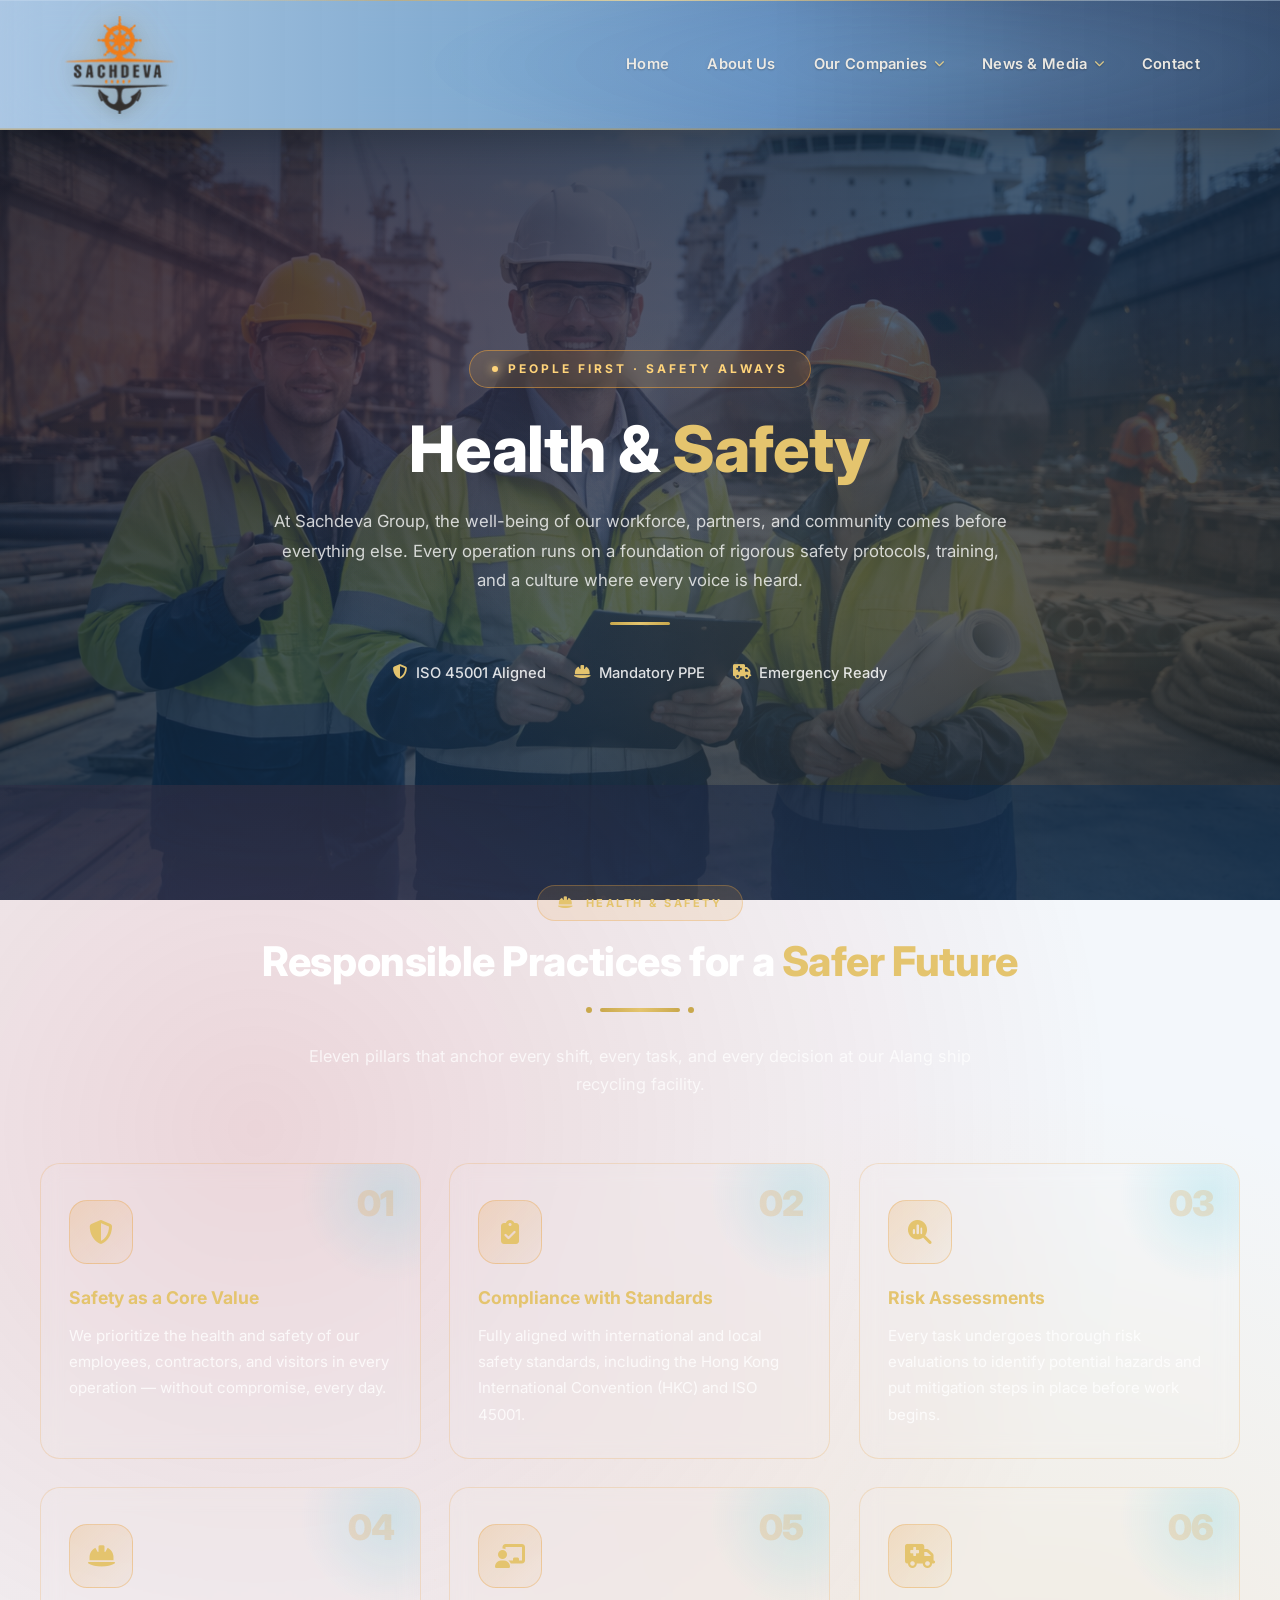
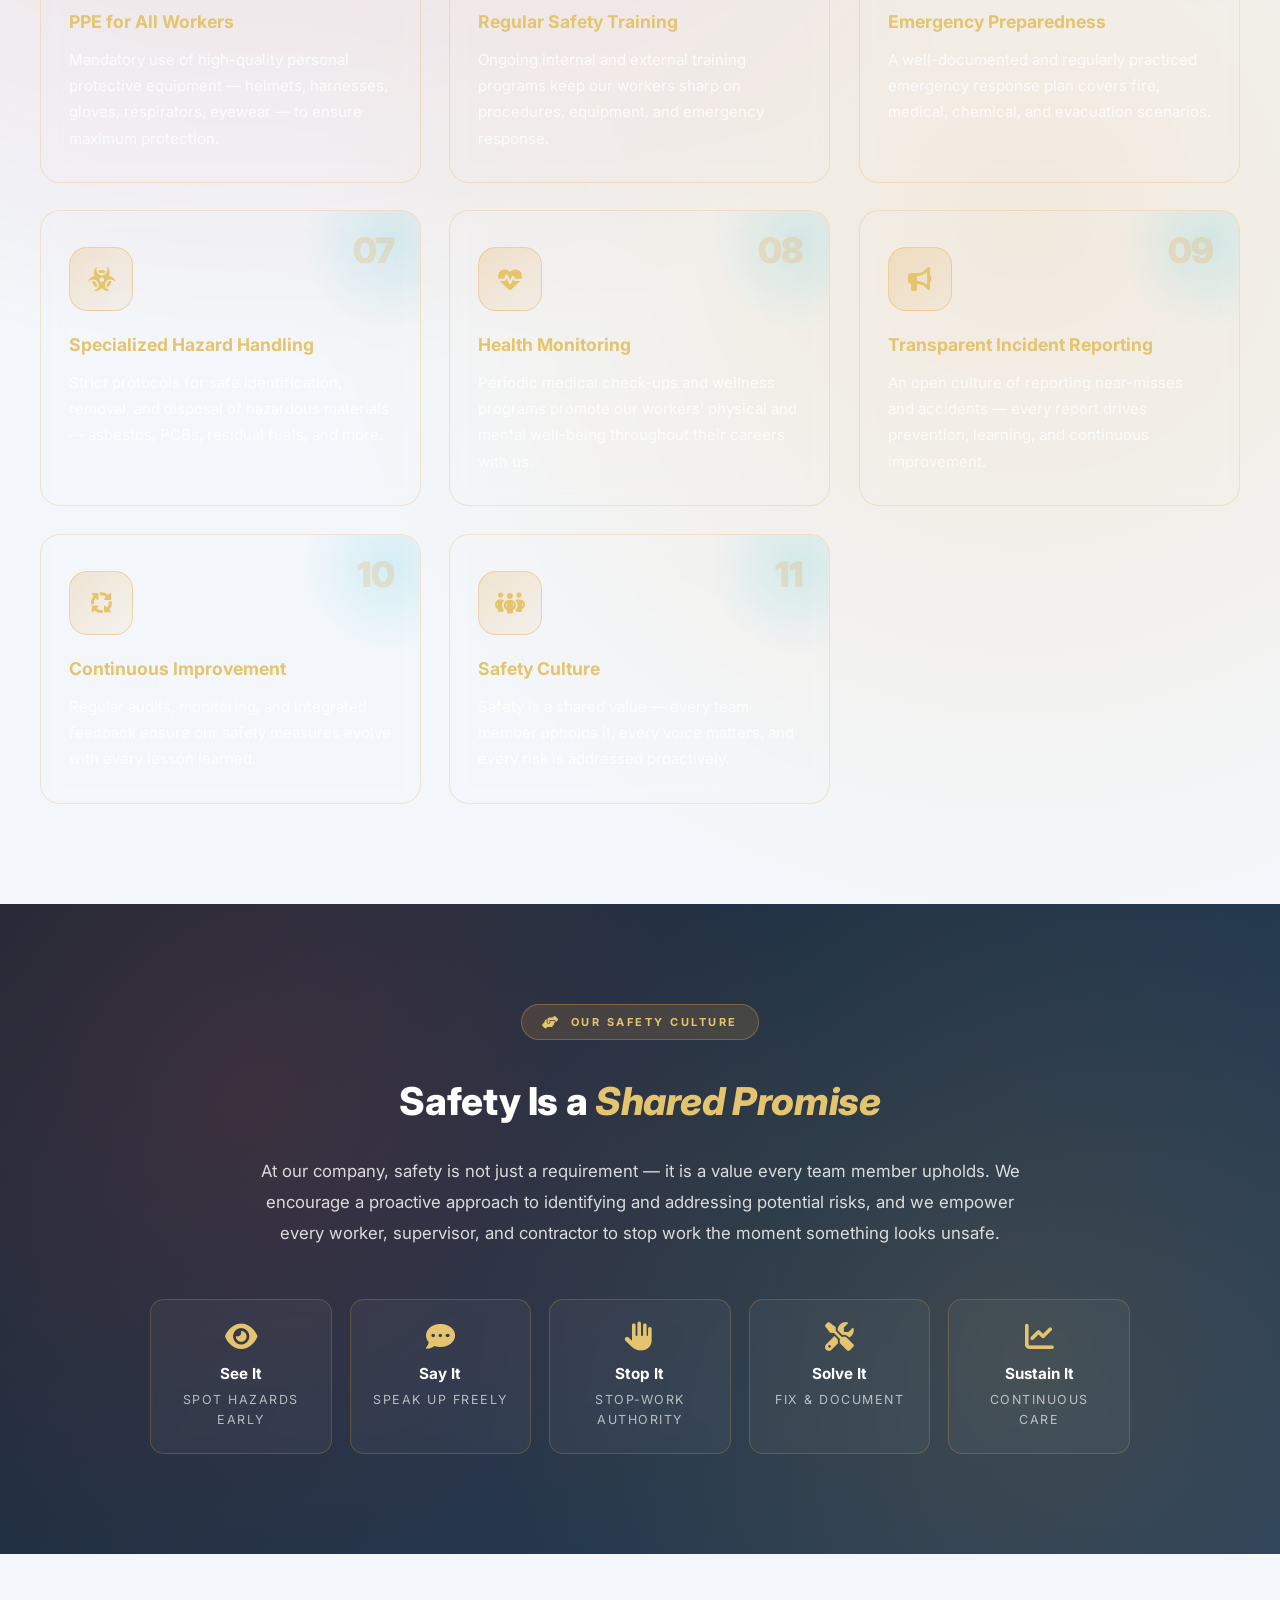
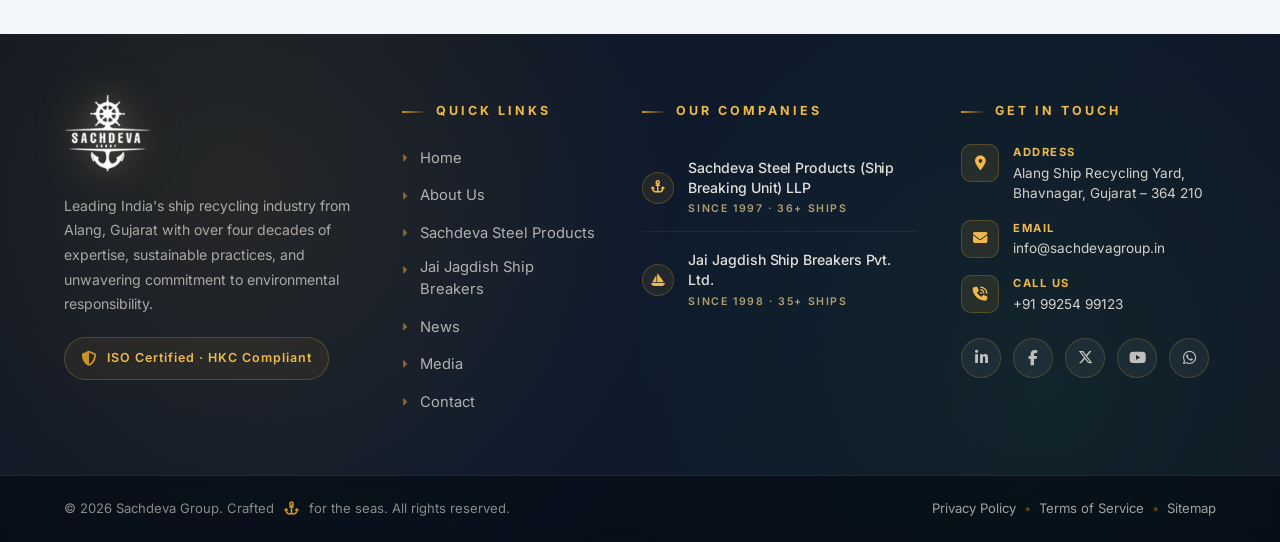
<file: health-safety.html>
<!DOCTYPE html>
<html lang="en">

<head>
    <meta charset="UTF-8" />
    <meta name="viewport" content="width=device-width, initial-scale=1.0" />
    <title>Health &amp; Safety – Sachdeva Group | Safe Ship Recycling at Alang</title>
    <meta name="description"
        content="Sachdeva Group's Health &amp; Safety practices — ISO 45001, HKC compliant, PPE, training, emergency preparedness, and a strong safety culture at Alang ship recycling yard." />
    <link href="https://fonts.googleapis.com/css2?family=Inter:wght@300;400;500;600;700;800;900&display=swap"
        rel="stylesheet" />
    <link href="https://cdnjs.cloudflare.com/ajax/libs/font-awesome/6.5.0/css/all.min.css" rel="stylesheet" />
    <link rel="preconnect" href="https://fonts.googleapis.com">
    <link rel="preconnect" href="https://fonts.gstatic.com" crossorigin="">
    <link rel="stylesheet" href="agentapp_static/180193f0_40d1_70d0_7dcd_e2aaa36334c6/f39xi1f8zu/styles.css">
    <link rel="stylesheet" href="css/inline_styles.css">
    <link rel="stylesheet" href="css/marine-footer.css">
    <link rel="stylesheet" href="css/marine-header.css">

    <style>
        *,
        *::before,
        *::after {
            box-sizing: border-box;
            margin: 0;
            padding: 0;
        }

        :root {
            --navy: #0d1b2a;
            --navy-blue: #0d1b2a;
            --navy-mid: #14304d;
            --gold: #c9a84c;
            --gold-light: #e4c46e;
            --gold-accent: #d4af37;
            --bg: #f3f7fb;
            --white: #ffffff;
            --text: #2c3e50;
            --muted: #64748b;
            --safety-red: #c73d3d;
            --safety-amber: #e8a13e;
            --safety-green: #2e7d4f;
        }

        html { scroll-behavior: smooth; }

        body {
            font-family: 'Inter', sans-serif;
            background: var(--bg);
            color: var(--text);
            overflow-x: hidden;
            line-height: 1.65;
            -webkit-font-smoothing: antialiased;
        }

        /* ─── HERO ─── */
        .hs-hero {
            position: relative;
            padding: 220px 24px 100px;
            text-align: center;
            background-image:
                linear-gradient(135deg, rgba(13, 27, 42, 0.86) 0%, rgba(20, 48, 77, 0.78) 55%, rgba(13, 27, 42, 0.88) 100%),
                url('images/Health&Safety.png');
            background-size: cover;
            background-position: center;
            background-attachment: fixed;
            overflow: hidden;
            isolation: isolate;
        }

        .hs-hero::before {
            content: '';
            position: absolute;
            inset: 0;
            background-image:
                radial-gradient(ellipse at 22% 28%, rgba(199, 61, 61, 0.18), transparent 50%),
                radial-gradient(ellipse at 78% 72%, rgba(232, 161, 62, 0.18), transparent 50%);
            pointer-events: none;
        }

        .hs-hero > * { position: relative; z-index: 1; }

        .hs-badge {
            display: inline-flex;
            align-items: center;
            gap: 10px;
            background: rgba(232, 161, 62, 0.14);
            border: 1px solid rgba(232, 161, 62, 0.55);
            color: #ffd47a;
            font-size: 12px;
            font-weight: 700;
            letter-spacing: 3px;
            text-transform: uppercase;
            padding: 8px 22px;
            border-radius: 50px;
            margin-bottom: 24px;
            backdrop-filter: blur(8px);
        }

        .hs-badge::before {
            content: '';
            width: 6px;
            height: 6px;
            border-radius: 50%;
            background: #ffd47a;
            box-shadow: 0 0 10px #ffd47a;
        }

        .hs-hero h1 {
            font-family: 'Inter', sans-serif;
            font-size: clamp(2.2rem, 5.2vw, 4rem);
            font-weight: 800;
            color: var(--white);
            line-height: 1.15;
            letter-spacing: -0.01em;
        }

        .hs-hero h1 span { color: var(--gold-light); }

        .hs-hero p {
            max-width: 740px;
            margin: 22px auto 0;
            color: rgba(255, 255, 255, 0.78);
            font-size: 1.05rem;
            line-height: 1.75;
        }

        .gold-divider {
            width: 60px;
            height: 3px;
            background: linear-gradient(90deg, var(--gold), var(--gold-light), var(--gold));
            margin: 26px auto 0;
            border-radius: 2px;
        }

        .hs-hero-meta {
            display: flex;
            gap: 28px;
            justify-content: center;
            margin-top: 36px;
            flex-wrap: wrap;
        }

        .hs-hero-meta span {
            display: inline-flex;
            align-items: center;
            gap: 8px;
            color: rgba(255, 255, 255, 0.85);
            font-size: 0.92rem;
            font-weight: 500;
        }

        .hs-hero-meta i { color: var(--gold-light); }

        /* ─── SECTION SHELL ─── */
        .section {
            padding: 100px 24px;
            position: relative;
        }

        .section-inner {
            max-width: 1200px;
            margin: 0 auto;
            position: relative;
        }

        /* ─── DARK GLASS SECTION (matches Waste Management on environment page) ─── */
        .section-dark {
            background-image:
                linear-gradient(180deg, rgba(6, 22, 37, 0.92) 0%, rgba(13, 27, 42, 0.92) 50%, rgba(20, 48, 77, 0.92) 100%),
                url('images/Health&Safety.png');
            background-size: cover;
            background-attachment: fixed;
            background-position: center;
            position: relative;
            overflow: hidden;
        }

        .section-dark::before {
            content: '';
            position: absolute;
            inset: 0;
            background-image:
                radial-gradient(circle at 20% 20%, rgba(199, 61, 61, 0.18), transparent 50%),
                radial-gradient(circle at 80% 60%, rgba(232, 161, 62, 0.16), transparent 50%);
            pointer-events: none;
        }

        .section-dark::after {
            content: '';
            position: absolute;
            inset: 0;
            background-image: radial-gradient(rgba(232, 161, 62, 0.08) 1px, transparent 1px);
            background-size: 30px 30px;
            opacity: 0.4;
            pointer-events: none;
            mask-image: radial-gradient(ellipse at center, #000 0%, transparent 75%);
            -webkit-mask-image: radial-gradient(ellipse at center, #000 0%, transparent 75%);
        }

        .section-dark .section-inner { position: relative; z-index: 1; }

        .section-dark .section-title { color: var(--white); }
        .section-dark .section-title span { color: var(--gold-light); }

        .section-dark .section-sub { color: rgba(255, 255, 255, 0.72); }

        .section-dark .section-tag {
            background: rgba(232, 161, 62, 0.12);
            color: var(--gold-light);
            border: 1px solid rgba(232, 161, 62, 0.32);
        }

        .section-head {
            text-align: center;
            margin-bottom: 64px;
        }

        .section-tag {
            display: inline-flex;
            align-items: center;
            gap: 10px;
            background: rgba(199, 61, 61, 0.10);
            color: var(--safety-red);
            font-size: 11px;
            font-weight: 700;
            letter-spacing: 2.5px;
            text-transform: uppercase;
            padding: 8px 20px;
            border-radius: 50px;
            margin-bottom: 16px;
        }

        .section-tag i { font-size: 13px; }

        .section-tag.gold {
            background: rgba(201, 168, 76, 0.12);
            color: var(--gold);
        }

        .section-title {
            font-size: clamp(1.8rem, 3.2vw, 2.6rem);
            font-weight: 800;
            color: var(--navy);
            line-height: 1.2;
            margin-bottom: 14px;
            letter-spacing: -0.01em;
        }

        .section-title span { color: var(--gold); }

        .gold-line {
            display: inline-block;
            width: 80px;
            height: 4px;
            background: linear-gradient(90deg, var(--gold), var(--gold-light), var(--gold));
            margin: 8px 0 22px;
            border-radius: 2px;
            position: relative;
        }

        .gold-line::before, .gold-line::after {
            content: '';
            position: absolute;
            top: 50%;
            transform: translateY(-50%);
            width: 6px;
            height: 6px;
            border-radius: 50%;
            background: var(--gold);
        }

        .gold-line::before { left: -14px; }
        .gold-line::after { right: -14px; }

        .section-sub {
            color: var(--muted);
            font-size: 1.02rem;
            max-width: 720px;
            margin: 0 auto;
            line-height: 1.75;
        }

        /* ─── PRINCIPLE CARDS (dark glass, matches env-mgmt waste section) ─── */
        .principle-grid {
            display: grid;
            grid-template-columns: repeat(auto-fit, minmax(310px, 1fr));
            gap: 28px;
        }

        .principle-card {
            position: relative;
            background: rgba(255, 255, 255, 0.04);
            border: 1px solid rgba(232, 161, 62, 0.22);
            border-radius: 20px;
            padding: 36px 28px 30px;
            backdrop-filter: blur(10px);
            -webkit-backdrop-filter: blur(10px);
            overflow: hidden;
            transform: perspective(1000px) rotateX(0) rotateY(0) translateY(0);
            transition: transform 0.4s ease, background 0.4s ease, border-color 0.3s ease, box-shadow 0.4s ease;
            isolation: isolate;
            will-change: transform;
        }

        /* Animated gold stripe across the top */
        .principle-card::before {
            content: '';
            position: absolute;
            top: 0;
            left: 0;
            right: 0;
            height: 4px;
            background: linear-gradient(90deg, var(--gold), var(--gold-light), var(--gold));
            transform: scaleX(0);
            transform-origin: left;
            transition: transform 0.5s ease;
            z-index: 3;
        }

        /* Cyan/teal glow blob that grows on hover */
        .principle-card::after {
            content: '';
            position: absolute;
            top: -60px;
            right: -60px;
            width: 180px;
            height: 180px;
            border-radius: 50%;
            background: radial-gradient(circle, rgba(70, 197, 216, 0.18), transparent 70%);
            transition: transform 0.6s cubic-bezier(0.34, 1.56, 0.64, 1);
            z-index: 0;
        }

        .principle-card:hover {
            background: rgba(255, 255, 255, 0.07);
            border-color: rgba(232, 161, 62, 0.55);
            box-shadow: 0 30px 60px rgba(0, 0, 0, 0.45);
        }

        .principle-card:hover::before { transform: scaleX(1); }
        .principle-card:hover::after { transform: scale(1.8); }

        .principle-card .icon-wrap {
            position: relative;
            width: 64px;
            height: 64px;
            border-radius: 18px;
            background: linear-gradient(135deg, rgba(232, 161, 62, 0.22), rgba(232, 161, 62, 0.06));
            border: 1px solid rgba(232, 161, 62, 0.35);
            display: flex;
            align-items: center;
            justify-content: center;
            color: var(--gold-light);
            font-size: 1.5rem;
            margin-bottom: 22px;
            transition: transform 0.4s ease;
            z-index: 2;
        }

        .principle-card .icon-wrap::after {
            content: '';
            position: absolute;
            inset: -6px;
            border-radius: 22px;
            border: 2px solid var(--gold);
            opacity: 0;
            transition: all 0.4s ease;
        }

        .principle-card:hover .icon-wrap { transform: rotate(-6deg) scale(1.05); }
        .principle-card:hover .icon-wrap::after { opacity: 0.5; inset: -10px; }

        .principle-num-pill {
            position: absolute;
            top: 22px;
            right: 26px;
            font-size: 2.2rem;
            font-weight: 900;
            color: rgba(232, 161, 62, 0.22);
            line-height: 1;
            letter-spacing: -0.02em;
            z-index: 2;
        }

        .principle-card h3 {
            font-size: 1.1rem;
            font-weight: 700;
            color: var(--gold-light);
            margin-bottom: 12px;
            line-height: 1.4;
            position: relative;
            z-index: 2;
        }

        .principle-card p {
            color: rgba(255, 255, 255, 0.78);
            font-size: 0.94rem;
            line-height: 1.75;
            position: relative;
            z-index: 2;
        }

        @media (prefers-reduced-motion: reduce) {
            .principle-card { transition: none !important; transform: none !important; }
        }

        /* ─── SAFETY CULTURE FEATURED BLOCK ─── */
        .culture-section {
            background:
                linear-gradient(135deg, rgba(13, 27, 42, 0.94) 0%, rgba(20, 48, 77, 0.92) 100%),
                url('images/Health&Safety.png') center/cover no-repeat fixed;
            color: #fff;
            position: relative;
            overflow: hidden;
        }

        .culture-section::before {
            content: '';
            position: absolute;
            inset: 0;
            background-image:
                radial-gradient(circle at 20% 30%, rgba(199, 61, 61, 0.18), transparent 50%),
                radial-gradient(circle at 80% 70%, rgba(232, 161, 62, 0.14), transparent 50%);
            pointer-events: none;
        }

        .culture-inner {
            position: relative;
            z-index: 1;
            max-width: 980px;
            margin: 0 auto;
            text-align: center;
        }

        .culture-section .section-tag {
            background: rgba(232, 161, 62, 0.15);
            color: var(--gold-light);
            border: 1px solid rgba(232, 161, 62, 0.35);
        }

        .culture-section h2 {
            color: #fff;
            font-size: clamp(1.8rem, 3vw, 2.4rem);
            font-weight: 800;
            margin: 14px 0 22px;
            letter-spacing: -0.01em;
        }

        .culture-section h2 span { color: var(--gold-light); font-style: italic; }

        .culture-section p {
            color: rgba(255, 255, 255, 0.82);
            font-size: 1.05rem;
            line-height: 1.85;
            max-width: 760px;
            margin: 0 auto;
        }

        .culture-pillars {
            display: grid;
            grid-template-columns: repeat(auto-fit, minmax(180px, 1fr));
            gap: 18px;
            margin-top: 50px;
        }

        .culture-pillar {
            background: rgba(255, 255, 255, 0.04);
            border: 1px solid rgba(232, 161, 62, 0.25);
            border-radius: 14px;
            padding: 22px 18px;
            transition: 0.4s ease;
            backdrop-filter: blur(8px);
        }

        .culture-pillar:hover {
            background: rgba(232, 161, 62, 0.1);
            border-color: var(--gold);
            transform: translateY(-6px);
        }

        .culture-pillar i {
            font-size: 1.8rem;
            color: var(--gold-light);
            margin-bottom: 10px;
        }

        .culture-pillar .cp-title {
            color: #fff;
            font-weight: 700;
            font-size: 0.95rem;
            margin-bottom: 4px;
        }

        .culture-pillar .cp-sub {
            color: rgba(255, 255, 255, 0.65);
            font-size: 0.78rem;
            text-transform: uppercase;
            letter-spacing: 1.5px;
        }

        /* ─── REVEAL ─── */
        .reveal {
            opacity: 0;
            transform: translateY(36px);
            transition: opacity 0.85s cubic-bezier(0.16, 1, 0.3, 1), transform 0.85s cubic-bezier(0.16, 1, 0.3, 1);
        }

        .reveal.visible { opacity: 1; transform: none; }

        .stagger > .reveal { transition-delay: calc(var(--i, 0) * 0.07s); }

        @media(max-width: 768px) {
            .hs-hero {
                padding: 160px 18px 80px;
                background-attachment: scroll;
            }

            .section { padding: 70px 18px; }
        }
    </style>
</head>

<body>
    <!-- ─── MARINE HEADER ─── -->
    <header id="header" class="marine-header">
        <div class="mh-topbar">
            <div class="mh-topbar-inner">
                <div class="mh-topbar-left">
                    <a href="mailto:info@sachdevagroup.in"><i class="fas fa-envelope"></i> info@sachdevagroup.in</a>
                    <a href="tel:+919925499123"><i class="fas fa-phone"></i> +91 99254 99123</a>
                </div>
                <div class="mh-topbar-right">
                    <span class="mh-tb-label">Follow:</span>
                    <a href="#" title="LinkedIn"><i class="fab fa-linkedin-in"></i></a>
                    <a href="#" title="Facebook"><i class="fab fa-facebook-f"></i></a>
                    <a href="#" title="Twitter / X"><i class="fab fa-x-twitter"></i></a>
                    <a href="https://wa.me/919925499123" target="_blank" title="WhatsApp"><i class="fab fa-whatsapp"></i></a>
                </div>
            </div>
        </div>
        <div class="mh-main">
            <div class="mh-main-inner">
                <a href="index.html" class="mh-logo">
                    <img src="images/logo.png" alt="Sachdeva Group">
                    <div class="mh-logo-text">Sachdeva Group<span>Ship Recycling · Since 1983</span></div>
                </a>
                <nav class="mh-nav">
                    <ul class="mh-nav-list">
                        <li><a href="index.html">Home</a></li>
                        <li><a href="about.html">About Us</a></li>
                        <li class="mh-has-submenu">
                            <a href="javascript:void(0)" role="button" aria-haspopup="true">Our Companies <i class="fas fa-chevron-down"></i></a>
                            <ul class="mh-submenu" style="min-width: 300px;">
                                <li><a href="sspsb.html">Sachdeva Steel Products (Ship Breakers)</a></li>
                                <li><a href="jjsb.html">Jai Jagdish Ship Breakers</a></li>
                            </ul>
                        </li>
                        <li class="mh-has-submenu">
                            <a href="news.html">News &amp; Media <i class="fas fa-chevron-down"></i></a>
                            <ul class="mh-submenu">
                                <li><a href="news.html">News</a></li>
                                <li><a href="gallery.html">Media</a></li>
                            </ul>
                        </li>
                        <li><a href="Contact.html">Contact</a></li>
                    </ul>
                </nav>
                <a href="Contact.html" class="mh-cta">
                    <i class="fas fa-anchor"></i> Get Quote
                </a>
                <button class="mh-toggle" aria-label="Menu">
                    <span></span><span></span><span></span>
                </button>
            </div>
        </div>
    </header>
    <script src="js/marine-header.js"></script>

    <!-- ─── HERO ─── -->
    <section class="hs-hero">
        <span class="hs-badge">People First · Safety Always</span>
        <h1>Health &amp; <span>Safety</span></h1>
        <p>At Sachdeva Group, the well-being of our workforce, partners, and community comes before everything else.
            Every operation runs on a foundation of rigorous safety protocols, training, and a culture where every
            voice is heard.</p>
        <div class="gold-divider"></div>

        <div class="hs-hero-meta">
            <span><i class="fas fa-shield-halved"></i> ISO 45001 Aligned</span>
            <span><i class="fas fa-helmet-safety"></i> Mandatory PPE</span>
            <span><i class="fas fa-truck-medical"></i> Emergency Ready</span>
        </div>
    </section>

    <!-- ─── 11 PRINCIPLES ─── -->
    <section class="section section-dark">
        <div class="section-inner">
            <div class="section-head reveal">
                <span class="section-tag"><i class="fas fa-helmet-safety"></i> Health &amp; Safety</span>
                <h2 class="section-title">Responsible Practices for a <span>Safer Future</span></h2>
                <div class="gold-line"></div>
                <p class="section-sub">Eleven pillars that anchor every shift, every task, and every decision at our
                    Alang ship recycling facility.</p>
            </div>

            <div class="principle-grid stagger">
                <div class="principle-card reveal" style="--i:0">
                    <div class="principle-num-pill">01</div>
                    <div class="icon-wrap"><i class="fas fa-shield-halved"></i></div>
                    <h3>Safety as a Core Value</h3>
                    <p>We prioritize the health and safety of our employees, contractors, and visitors in every
                        operation — without compromise, every day.</p>
                </div>

                <div class="principle-card reveal" style="--i:1">
                    <div class="principle-num-pill">02</div>
                    <div class="icon-wrap"><i class="fas fa-clipboard-check"></i></div>
                    <h3>Compliance with Standards</h3>
                    <p>Fully aligned with international and local safety standards, including the Hong Kong
                        International Convention (HKC) and ISO 45001.</p>
                </div>

                <div class="principle-card reveal" style="--i:2">
                    <div class="principle-num-pill">03</div>
                    <div class="icon-wrap"><i class="fas fa-magnifying-glass-chart"></i></div>
                    <h3>Risk Assessments</h3>
                    <p>Every task undergoes thorough risk evaluations to identify potential hazards and put
                        mitigation steps in place before work begins.</p>
                </div>

                <div class="principle-card reveal" style="--i:3">
                    <div class="principle-num-pill">04</div>
                    <div class="icon-wrap"><i class="fas fa-helmet-safety"></i></div>
                    <h3>PPE for All Workers</h3>
                    <p>Mandatory use of high-quality personal protective equipment — helmets, harnesses, gloves,
                        respirators, eyewear — to ensure maximum protection.</p>
                </div>

                <div class="principle-card reveal" style="--i:4">
                    <div class="principle-num-pill">05</div>
                    <div class="icon-wrap"><i class="fas fa-chalkboard-user"></i></div>
                    <h3>Regular Safety Training</h3>
                    <p>Ongoing internal and external training programs keep our workers sharp on procedures,
                        equipment, and emergency response.</p>
                </div>

                <div class="principle-card reveal" style="--i:5">
                    <div class="principle-num-pill">06</div>
                    <div class="icon-wrap"><i class="fas fa-truck-medical"></i></div>
                    <h3>Emergency Preparedness</h3>
                    <p>A well-documented and regularly practiced emergency response plan covers fire, medical,
                        chemical, and evacuation scenarios.</p>
                </div>

                <div class="principle-card reveal" style="--i:6">
                    <div class="principle-num-pill">07</div>
                    <div class="icon-wrap"><i class="fas fa-biohazard"></i></div>
                    <h3>Specialized Hazard Handling</h3>
                    <p>Strict protocols for safe identification, removal, and disposal of hazardous materials
                        — asbestos, PCBs, residual fuels, and more.</p>
                </div>

                <div class="principle-card reveal" style="--i:7">
                    <div class="principle-num-pill">08</div>
                    <div class="icon-wrap"><i class="fas fa-heart-pulse"></i></div>
                    <h3>Health Monitoring</h3>
                    <p>Periodic medical check-ups and wellness programs promote our workers' physical and mental
                        well-being throughout their careers with us.</p>
                </div>

                <div class="principle-card reveal" style="--i:8">
                    <div class="principle-num-pill">09</div>
                    <div class="icon-wrap"><i class="fas fa-bullhorn"></i></div>
                    <h3>Transparent Incident Reporting</h3>
                    <p>An open culture of reporting near-misses and accidents — every report drives prevention,
                        learning, and continuous improvement.</p>
                </div>

                <div class="principle-card reveal" style="--i:9">
                    <div class="principle-num-pill">10</div>
                    <div class="icon-wrap"><i class="fas fa-arrows-spin"></i></div>
                    <h3>Continuous Improvement</h3>
                    <p>Regular audits, monitoring, and integrated feedback ensure our safety measures evolve with
                        every lesson learned.</p>
                </div>

                <div class="principle-card reveal" style="--i:10">
                    <div class="principle-num-pill">11</div>
                    <div class="icon-wrap"><i class="fas fa-people-group"></i></div>
                    <h3>Safety Culture</h3>
                    <p>Safety is a shared value — every team member upholds it, every voice matters, and every
                        risk is addressed proactively.</p>
                </div>
            </div>
        </div>
    </section>

    <!-- ─── CULTURE FEATURED BLOCK ─── -->
    <section class="section culture-section">
        <div class="culture-inner">
            <div class="reveal">
                <span class="section-tag gold"><i class="fas fa-handshake-angle"></i> Our Safety Culture</span>
                <h2>Safety Is a <span>Shared Promise</span></h2>
                <p>At our company, safety is not just a requirement — it is a value every team member upholds. We
                    encourage a proactive approach to identifying and addressing potential risks, and we empower
                    every worker, supervisor, and contractor to stop work the moment something looks unsafe.</p>
            </div>

            <div class="culture-pillars stagger">
                <div class="culture-pillar reveal" style="--i:0">
                    <i class="fas fa-eye"></i>
                    <div class="cp-title">See It</div>
                    <div class="cp-sub">Spot Hazards Early</div>
                </div>
                <div class="culture-pillar reveal" style="--i:1">
                    <i class="fas fa-comment-dots"></i>
                    <div class="cp-title">Say It</div>
                    <div class="cp-sub">Speak Up Freely</div>
                </div>
                <div class="culture-pillar reveal" style="--i:2">
                    <i class="fas fa-hand-paper"></i>
                    <div class="cp-title">Stop It</div>
                    <div class="cp-sub">Stop-Work Authority</div>
                </div>
                <div class="culture-pillar reveal" style="--i:3">
                    <i class="fas fa-screwdriver-wrench"></i>
                    <div class="cp-title">Solve It</div>
                    <div class="cp-sub">Fix &amp; Document</div>
                </div>
                <div class="culture-pillar reveal" style="--i:4">
                    <i class="fas fa-chart-line"></i>
                    <div class="cp-title">Sustain It</div>
                    <div class="cp-sub">Continuous Care</div>
                </div>
            </div>
        </div>
    </section>

    <!-- ─── MARINE FOOTER ─── -->
    <footer id="footer" class="marine-footer">
        <div class="footer-bubbles" id="footerBubbles"></div>

        <div class="marine-footer-inner">
            <div class="marine-footer-grid">
                <div class="ftr-col">
                    <div class="ftr-logo">
                        <img src="images/logo-white.png" alt="Sachdeva Group">
                        <div class="ftr-logo-text">
                            Sachdeva Group
                            <span>Ship Recycling · Since 1983</span>
                        </div>
                    </div>
                    <p class="ftr-about-text">
                        Leading India's ship recycling industry from Alang, Gujarat with over four decades of expertise,
                        sustainable practices, and unwavering commitment to environmental responsibility.
                    </p>
                    <div class="ftr-trust-badge">
                        <i class="fas fa-shield-halved"></i>
                        ISO Certified · HKC Compliant
                    </div>
                </div>

                <div class="ftr-col">
                    <h4>Quick Links</h4>
                    <ul class="ftr-links">
                        <li><a href="index.html">Home</a></li>
                        <li><a href="about.html">About Us</a></li>
                        <li><a href="sspsb.html">Sachdeva Steel Products</a></li>
                        <li><a href="jjsb.html">Jai Jagdish Ship Breakers</a></li>
                        <li><a href="news.html">News</a></li>
                        <li><a href="gallery.html">Media</a></li>
                        <li><a href="Contact.html">Contact</a></li>
                    </ul>
                </div>

                <div class="ftr-col">
                    <h4>Our Companies</h4>
                    <ul class="ftr-companies">
                        <li>
                            <a href="sspsb.html">
                                <span class="cmp-icon"><i class="fas fa-anchor"></i></span>
                                <span class="cmp-text">
                                    Sachdeva Steel Products (Ship Breaking Unit) LLP
                                    <small>Since 1997 · 36+ Ships</small>
                                </span>
                            </a>
                        </li>
                        <li>
                            <a href="jjsb.html">
                                <span class="cmp-icon"><i class="fas fa-sailboat"></i></span>
                                <span class="cmp-text">
                                    Jai Jagdish Ship Breakers Pvt. Ltd.
                                    <small>Since 1998 · 35+ Ships</small>
                                </span>
                            </a>
                        </li>
                    </ul>
                </div>

                <div class="ftr-col">
                    <h4>Get In Touch</h4>
                    <ul class="ftr-contact">
                        <li>
                            <span class="ci-icon"><i class="fas fa-location-dot"></i></span>
                            <div class="ci-meta">
                                <b>Address</b>
                                Alang Ship Recycling Yard,<br>Bhavnagar, Gujarat – 364 210
                            </div>
                        </li>
                        <li>
                            <span class="ci-icon"><i class="fas fa-envelope"></i></span>
                            <div class="ci-meta">
                                <b>Email</b>
                                <a href="mailto:info@sachdevagroup.in">info@sachdevagroup.in</a>
                            </div>
                        </li>
                        <li>
                            <span class="ci-icon"><i class="fas fa-phone-volume"></i></span>
                            <div class="ci-meta">
                                <b>Call Us</b>
                                <a href="tel:+919925499123">+91 99254 99123</a>
                            </div>
                        </li>
                    </ul>

                    <div class="ftr-social-row">
                        <a href="#" class="ftr-social-btn" title="LinkedIn"><i class="fab fa-linkedin-in"></i></a>
                        <a href="#" class="ftr-social-btn" title="Facebook"><i class="fab fa-facebook-f"></i></a>
                        <a href="#" class="ftr-social-btn" title="Twitter / X"><i class="fab fa-x-twitter"></i></a>
                        <a href="#" class="ftr-social-btn" title="YouTube"><i class="fab fa-youtube"></i></a>
                        <a href="https://wa.me/919925499123" target="_blank" class="ftr-social-btn" title="WhatsApp"><i class="fab fa-whatsapp"></i></a>
                    </div>
                </div>
            </div>
        </div>

        <div class="marine-footer-bottom">
            <p>© 2026 Sachdeva Group. Crafted <i class="fas fa-anchor"></i> for the seas. All rights reserved.</p>
            <div class="ftr-bottom-links">
                <a href="#">Privacy Policy</a>
                <span>•</span>
                <a href="#">Terms of Service</a>
                <span>•</span>
                <a href="#">Sitemap</a>
            </div>
        </div>
    </footer>
    <script src="js/marine-footer.js"></script>

    <button id="backToTop" class="back-to-top" aria-label="Back to top">
        <svg width="24" height="24" viewBox="0 0 24 24" fill="none" stroke="currentColor" stroke-width="2">
            <line x1="12" y1="19" x2="12" y2="5"></line>
            <polyline points="5 12 12 5 19 12"></polyline>
        </svg>
    </button>

    <script>
        // Reveal-on-scroll
        (function () {
            const reveals = document.querySelectorAll('.reveal');
            if ('IntersectionObserver' in window) {
                const io = new IntersectionObserver((entries) => {
                    entries.forEach((e) => {
                        if (e.isIntersecting) {
                            e.target.classList.add('visible');
                            io.unobserve(e.target);
                        }
                    });
                }, { threshold: 0.12 });
                reveals.forEach((el) => io.observe(el));
            } else {
                reveals.forEach((el) => el.classList.add('visible'));
            }
        })();

        // Back to top
        (function () {
            const btt = document.getElementById('backToTop');
            if (btt) {
                window.addEventListener('scroll', () => {
                    if (window.scrollY > 400) btt.classList.add('show');
                    else btt.classList.remove('show');
                });
                btt.addEventListener('click', () => window.scrollTo({ top: 0, behavior: 'smooth' }));
            }
        })();

        // Gentle 3D tilt — same feel as the "Our Commitment" cards on the home page
        (function () {
            const isTouch = window.matchMedia('(hover: none)').matches;
            const reduced = window.matchMedia('(prefers-reduced-motion: reduce)').matches;
            if (isTouch || reduced) return;

            const cards = document.querySelectorAll('.principle-card');

            cards.forEach(card => {
                card.addEventListener('mousemove', (e) => {
                    const rect = card.getBoundingClientRect();
                    const x = e.clientX - rect.left;
                    const y = e.clientY - rect.top;

                    const centerX = rect.width / 2;
                    const centerY = rect.height / 2;

                    const rotateX = ((y - centerY) / centerY) * -5;
                    const rotateY = ((x - centerX) / centerX) * 5;

                    card.style.transform = `perspective(1000px) rotateX(${rotateX}deg) rotateY(${rotateY}deg) translateY(-15px)`;
                });

                card.addEventListener('mouseleave', () => {
                    card.style.transform = 'perspective(1000px) rotateX(0) rotateY(0) translateY(0)';
                });
            });
        })();
    </script>
</body>

</html>
</file>
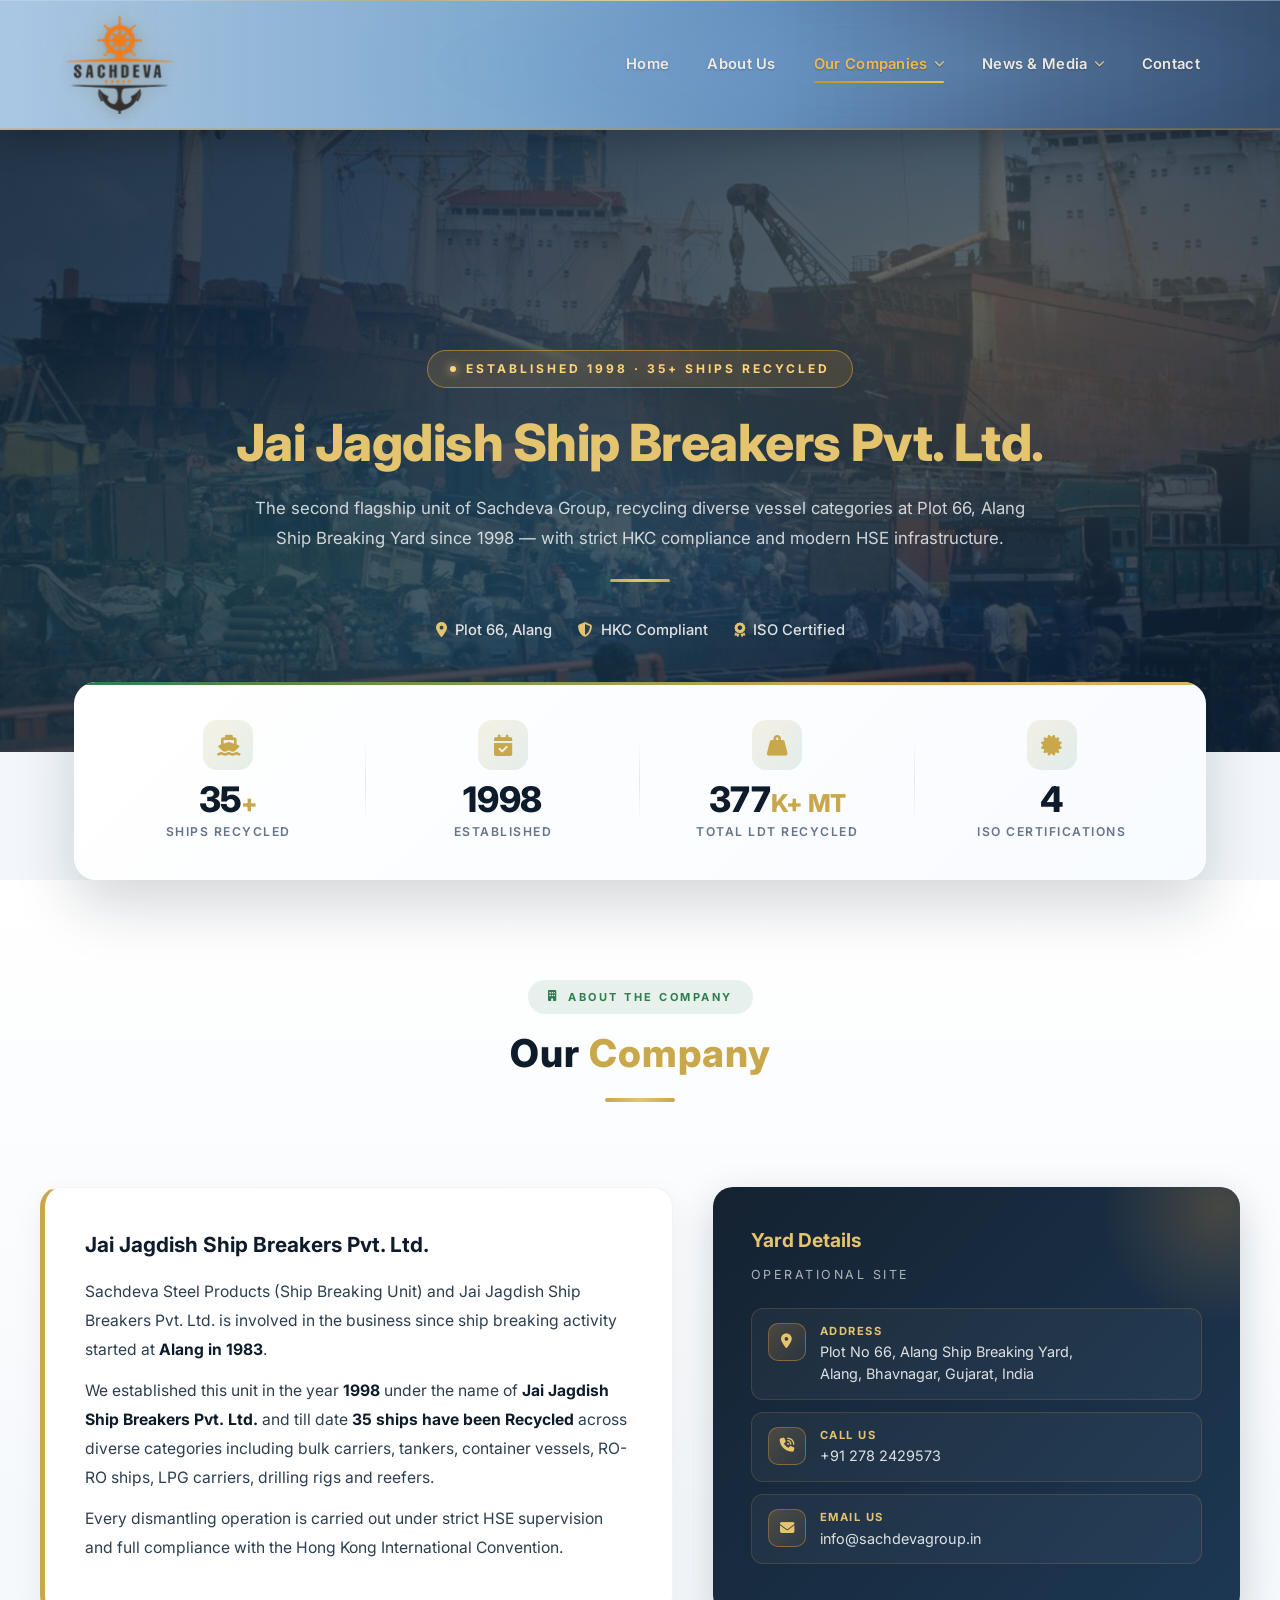
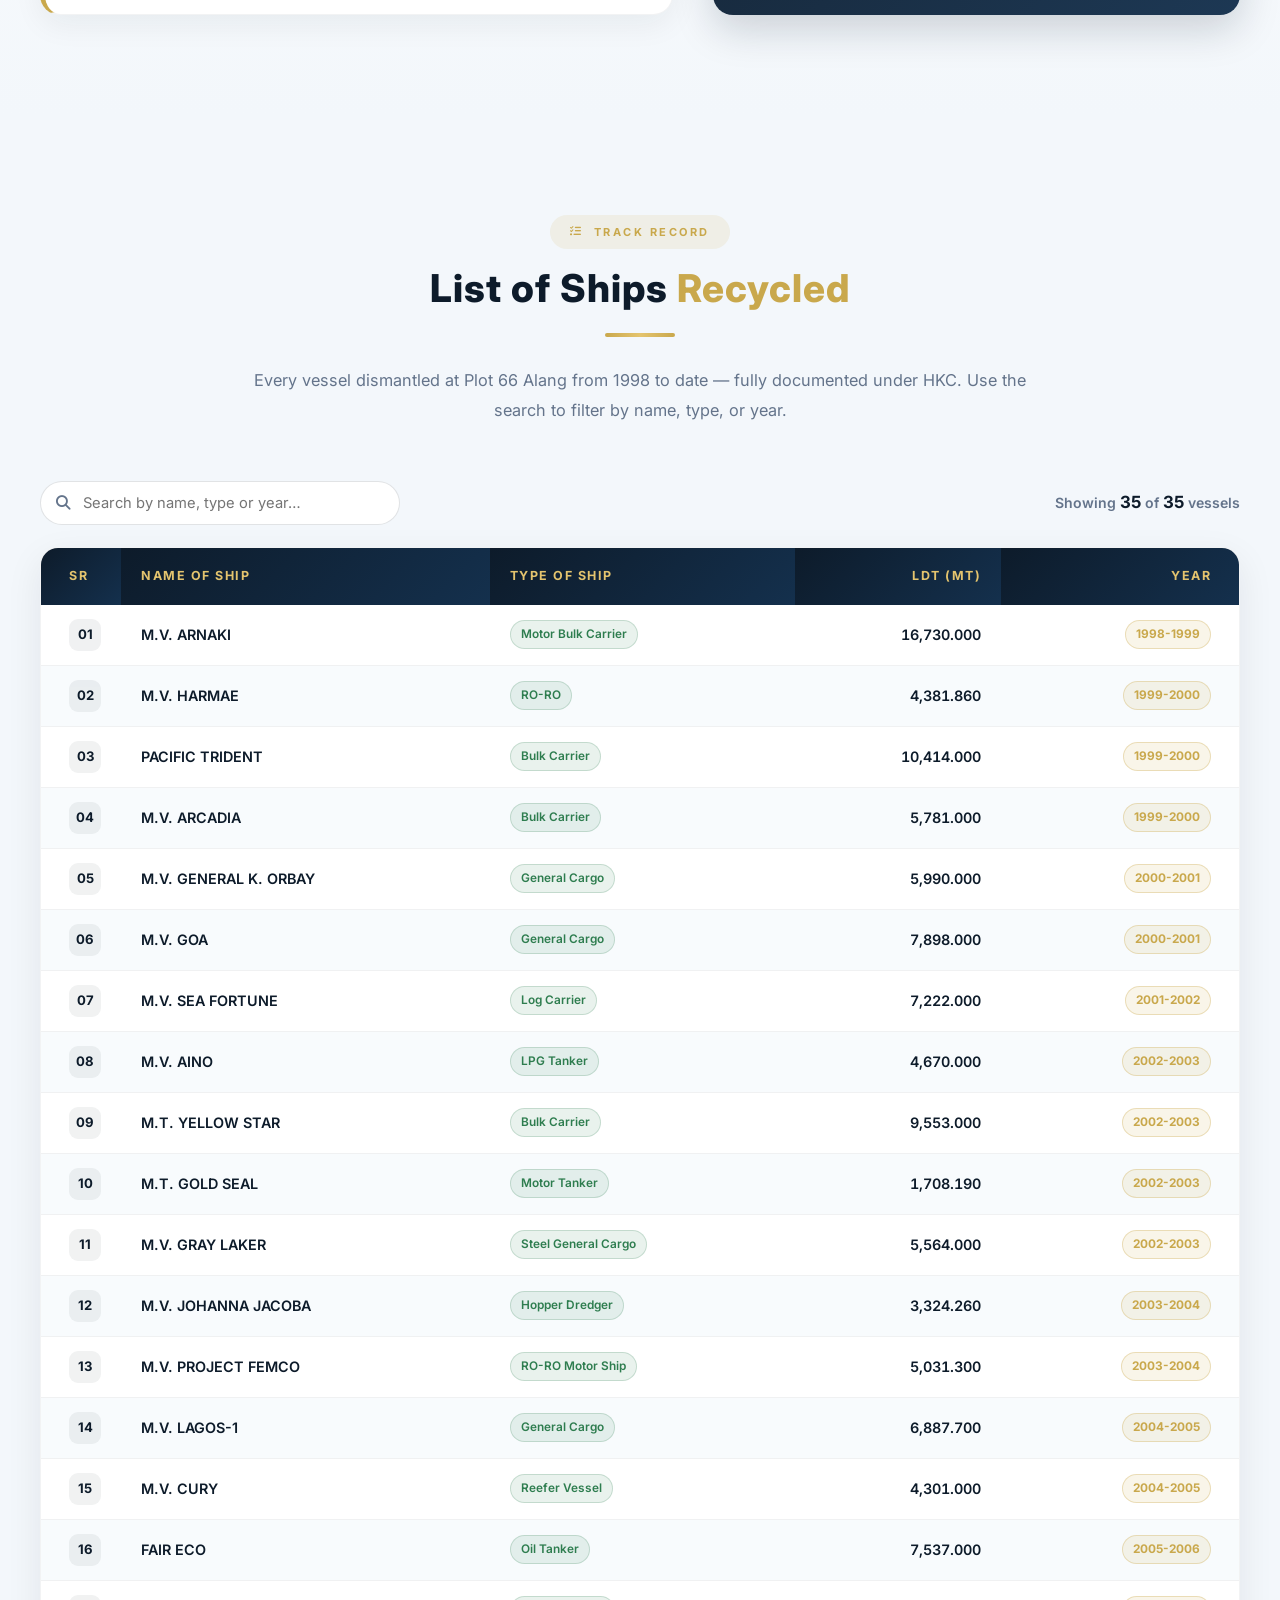
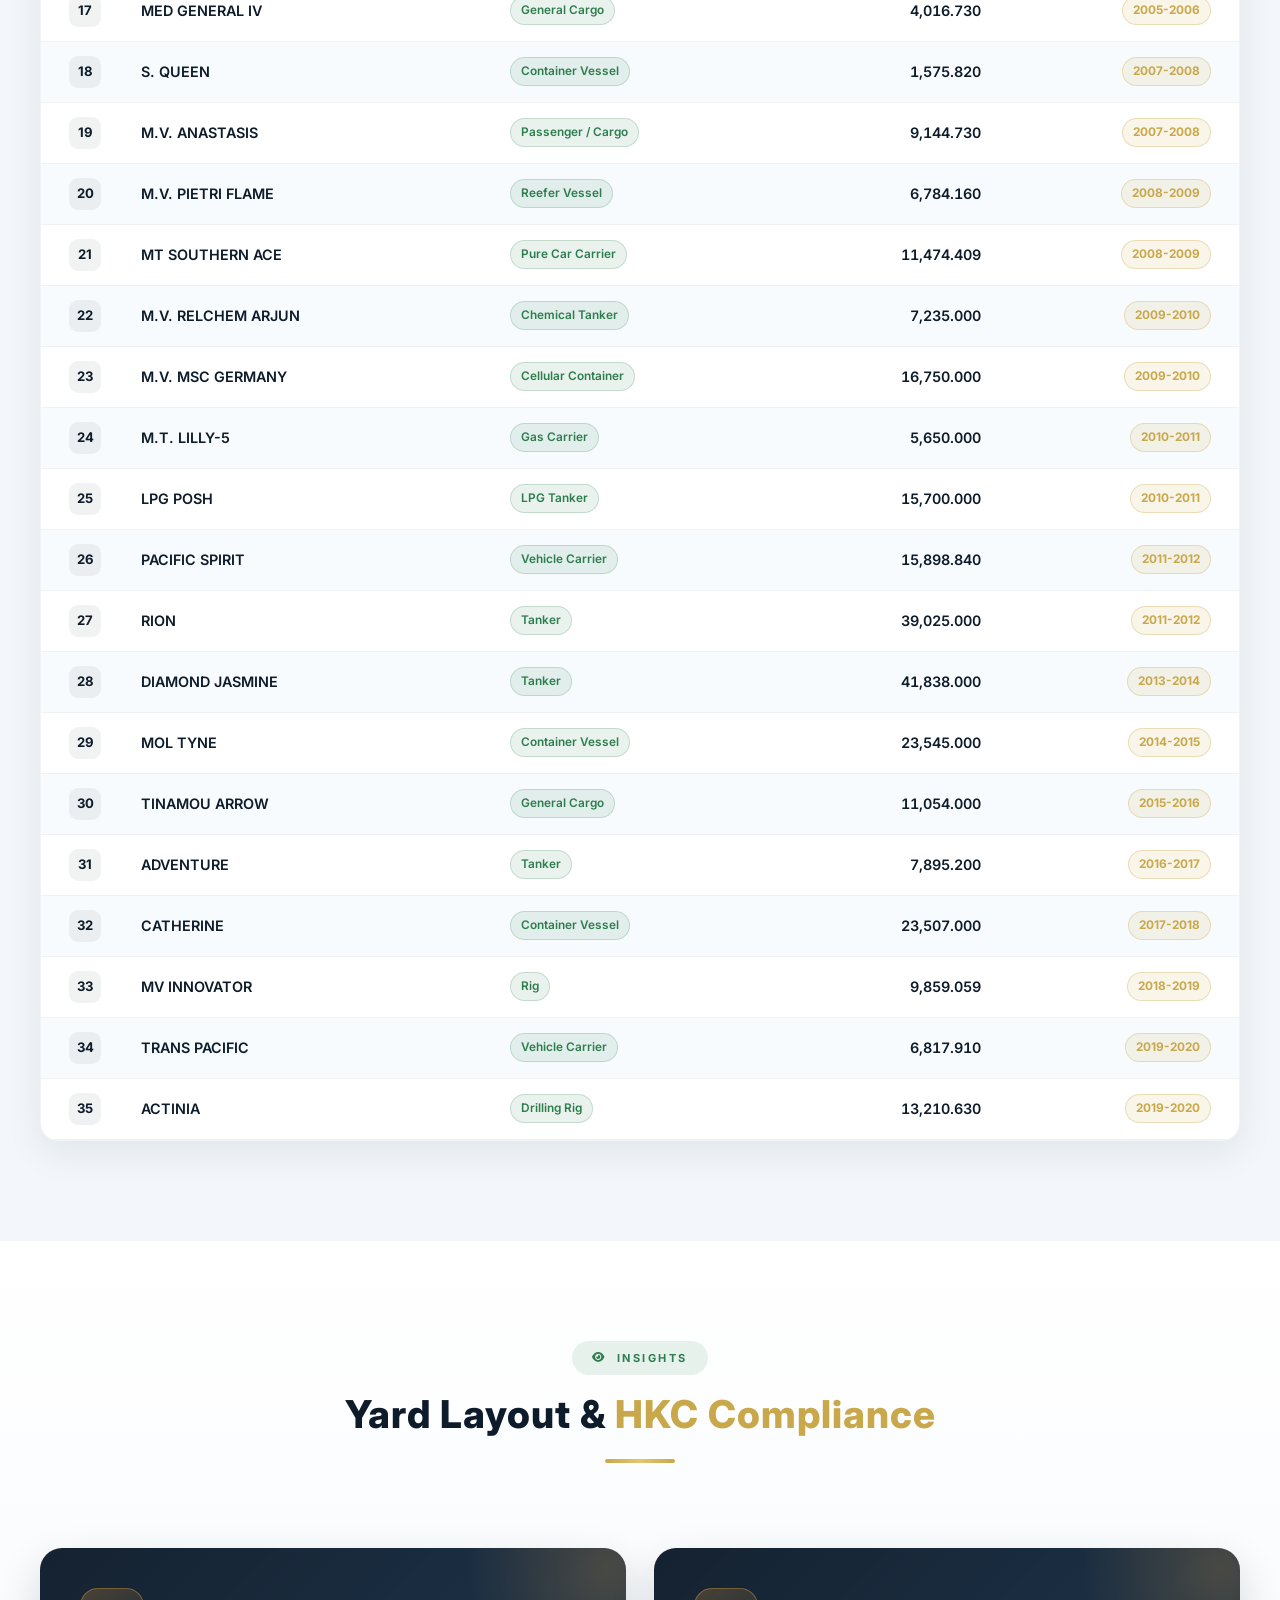
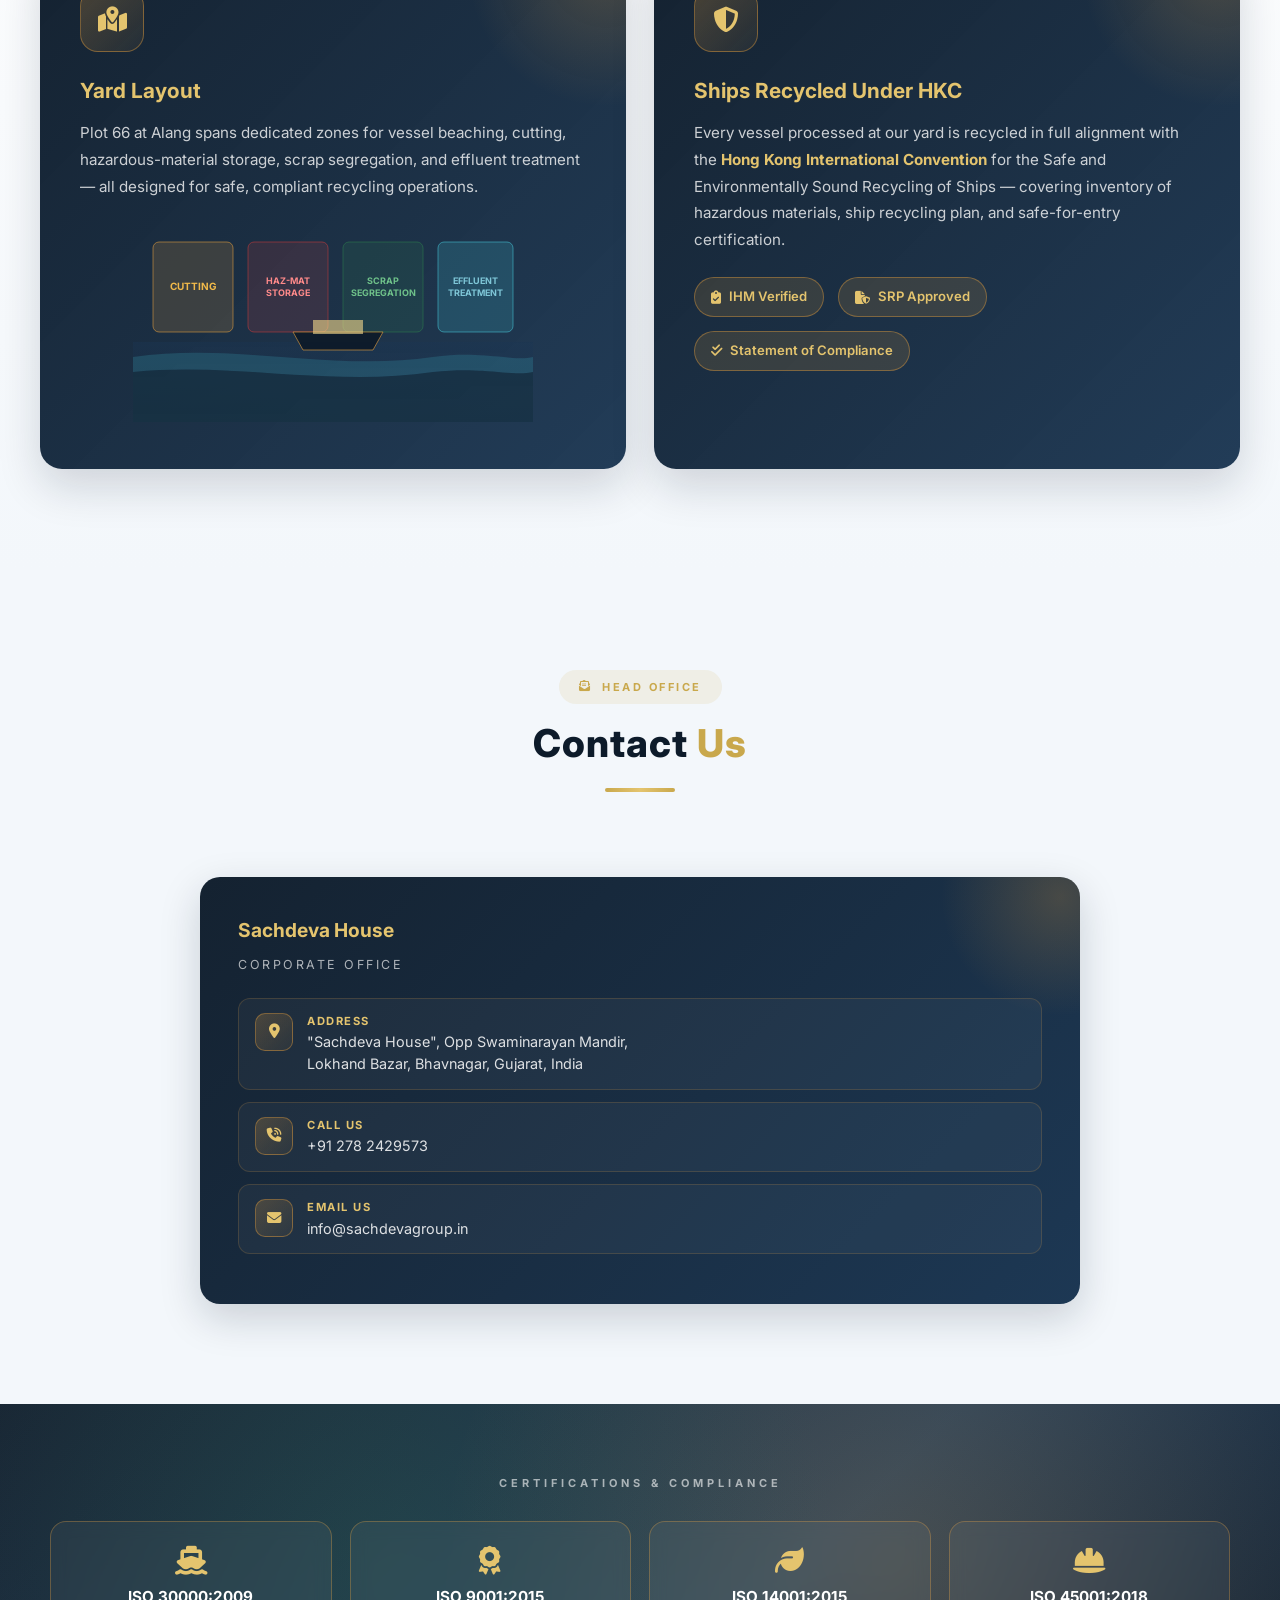
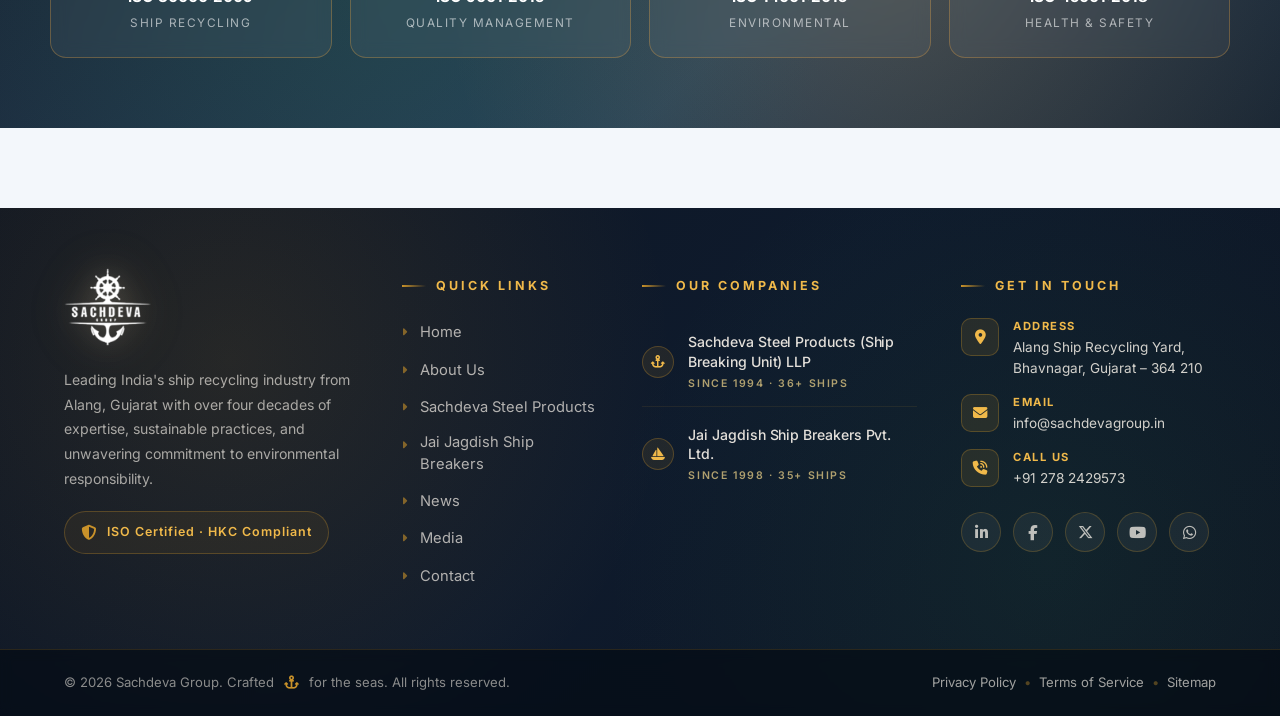
<file: jjsb.html>
<!DOCTYPE html>
<html lang="en">

<head>
    <meta charset="UTF-8" />
    <meta name="viewport" content="width=device-width, initial-scale=1.0" />
    <title>Jai Jagdish Ship Breakers Pvt. Ltd. – Sachdeva Group</title>
    <meta name="description"
        content="Jai Jagdish Ship Breakers Pvt. Ltd. — recycling vessels at Plot 66, Alang Yard since 1998. 35+ ships recycled across bulk, tanker, container, RO-RO &amp; LPG categories under HKC and ISO standards." />
    <link href="https://fonts.googleapis.com/css2?family=Inter:wght@300;400;500;600;700;800;900&display=swap"
        rel="stylesheet" />
    <link href="https://cdnjs.cloudflare.com/ajax/libs/font-awesome/6.5.0/css/all.min.css" rel="stylesheet" />
    <link rel="preconnect" href="https://fonts.googleapis.com">
    <link rel="preconnect" href="https://fonts.gstatic.com" crossorigin="">
    <link rel="stylesheet" href="agentapp_static/180193f0_40d1_70d0_7dcd_e2aaa36334c6/f39xi1f8zu/styles.css">
    <link rel="stylesheet" href="css/inline_styles.css">
    <link rel="stylesheet" href="css/marine-footer.css">
    <link rel="stylesheet" href="css/marine-header.css">

    <style>
        *, *::before, *::after { box-sizing: border-box; margin: 0; padding: 0; }

        :root {
            --navy: #0d1b2a;
            --navy-mid: #14304d;
            --navy-light: #1a3553;
            --gold: #c9a84c;
            --gold-light: #e4c46e;
            --gold-bright: #ffd47a;
            --bg: #f3f7fb;
            --white: #ffffff;
            --text: #2c3e50;
            --muted: #64748b;
            --eco-green: #2e7d4f;
        }

        html { scroll-behavior: smooth; }

        body {
            font-family: 'Inter', sans-serif;
            background: var(--bg);
            color: var(--text);
            overflow-x: hidden;
            line-height: 1.65;
            -webkit-font-smoothing: antialiased;
        }

        /* ─── HERO ─── */
        .ssp-hero {
            position: relative;
            padding: 220px 24px 110px;
            text-align: center;
            background-image:
                linear-gradient(135deg, rgba(13, 27, 42, 0.86) 0%, rgba(20, 48, 77, 0.78) 55%, rgba(13, 27, 42, 0.88) 100%),
                url('images/banner/about.jpeg');
            background-size: cover;
            background-position: center;
            background-attachment: fixed;
            overflow: hidden;
            isolation: isolate;
        }

        .ssp-hero::before {
            content: '';
            position: absolute;
            inset: 0;
            background-image:
                radial-gradient(ellipse at 78% 28%, rgba(232, 161, 62, 0.20), transparent 50%),
                radial-gradient(ellipse at 22% 72%, rgba(46, 125, 79, 0.16), transparent 50%);
            pointer-events: none;
        }

        .ssp-hero > * { position: relative; z-index: 1; }

        .ssp-badge {
            display: inline-flex;
            align-items: center;
            gap: 10px;
            background: rgba(232, 161, 62, 0.14);
            border: 1px solid rgba(232, 161, 62, 0.55);
            color: var(--gold-bright);
            font-size: 12px;
            font-weight: 700;
            letter-spacing: 3px;
            text-transform: uppercase;
            padding: 8px 22px;
            border-radius: 50px;
            margin-bottom: 24px;
            backdrop-filter: blur(8px);
        }

        .ssp-badge::before {
            content: '';
            width: 6px;
            height: 6px;
            border-radius: 50%;
            background: var(--gold-bright);
            box-shadow: 0 0 10px var(--gold-bright);
        }

        .ssp-hero h1 {
            font-size: clamp(1.8rem, 4.2vw, 3.2rem);
            font-weight: 800;
            color: var(--white);
            line-height: 1.18;
            letter-spacing: -0.01em;
            max-width: 920px;
            margin: 0 auto;
        }

        .ssp-hero h1 span { color: var(--gold-light); }

        .ssp-hero p {
            max-width: 780px;
            margin: 22px auto 0;
            color: rgba(255, 255, 255, 0.78);
            font-size: 1.05rem;
            line-height: 1.75;
        }

        .gold-divider {
            width: 60px;
            height: 3px;
            background: linear-gradient(90deg, var(--gold), var(--gold-light), var(--gold));
            margin: 26px auto 0;
            border-radius: 2px;
        }

        .ssp-hero-meta {
            display: flex;
            gap: 26px;
            justify-content: center;
            margin-top: 36px;
            flex-wrap: wrap;
        }

        .ssp-hero-meta span {
            display: inline-flex;
            align-items: center;
            gap: 8px;
            color: rgba(255, 255, 255, 0.85);
            font-size: 0.92rem;
            font-weight: 500;
        }

        .ssp-hero-meta i { color: var(--gold-light); }

        /* ─── STATS BAR ─── */
        .stats-bar {
            position: relative;
            margin: -70px auto 0;
            z-index: 10;
            max-width: 1180px;
            padding: 0 24px;
        }

        .stats-inner {
            background: linear-gradient(135deg, #ffffff 0%, #f8fbff 100%);
            border-radius: 22px;
            padding: 32px 26px;
            box-shadow: 0 24px 60px rgba(13, 27, 42, 0.18);
            display: grid;
            grid-template-columns: repeat(4, 1fr);
            gap: 18px;
            position: relative;
            overflow: hidden;
        }

        .stats-inner::before {
            content: '';
            position: absolute;
            top: 0; left: 0; right: 0;
            height: 3px;
            background: linear-gradient(90deg, var(--eco-green), var(--gold), var(--gold-light), var(--gold));
            background-size: 200% auto;
            animation: stripe-shift 5s linear infinite;
        }

        @keyframes stripe-shift {
            0% { background-position: 0% 0; }
            100% { background-position: 200% 0; }
        }

        .stat-cell {
            text-align: center;
            position: relative;
            padding: 6px 8px;
        }

        .stat-cell:not(:last-child)::after {
            content: '';
            position: absolute;
            right: -9px;
            top: 18%;
            bottom: 18%;
            width: 1px;
            background: linear-gradient(180deg, transparent, #e2e8f0, transparent);
        }

        .stat-icon-wrap {
            width: 50px;
            height: 50px;
            margin: 0 auto 12px;
            border-radius: 14px;
            background: linear-gradient(135deg, rgba(201, 168, 76, 0.15), rgba(46, 125, 79, 0.12));
            display: flex;
            align-items: center;
            justify-content: center;
            color: var(--gold);
            font-size: 1.3rem;
        }

        .stat-num {
            font-family: 'Inter', sans-serif;
            font-size: clamp(1.6rem, 3vw, 2.2rem);
            font-weight: 800;
            color: var(--navy);
            line-height: 1;
            letter-spacing: -0.01em;
        }

        .stat-num small { font-size: 0.7em; color: var(--gold); }

        .stat-label {
            font-size: 0.76rem;
            font-weight: 600;
            color: var(--muted);
            text-transform: uppercase;
            letter-spacing: 1.5px;
            margin-top: 6px;
        }

        @media (max-width: 720px) {
            .stats-inner { grid-template-columns: repeat(2, 1fr); padding: 24px 18px; }
            .stat-cell:nth-child(2)::after { display: none; }
        }

        /* ─── SECTION ─── */
        .section { padding: 100px 24px; position: relative; }
        .section-inner { max-width: 1200px; margin: 0 auto; position: relative; }

        .section-light { background: linear-gradient(180deg, #ffffff 0%, #f3f7fb 100%); }
        .section-head { text-align: center; margin-bottom: 56px; }

        .section-tag {
            display: inline-flex;
            align-items: center;
            gap: 10px;
            background: rgba(46, 125, 79, 0.10);
            color: var(--eco-green);
            font-size: 11px;
            font-weight: 700;
            letter-spacing: 2.5px;
            text-transform: uppercase;
            padding: 8px 20px;
            border-radius: 50px;
            margin-bottom: 16px;
        }

        .section-tag.gold { background: rgba(201, 168, 76, 0.12); color: var(--gold); }

        .section-title {
            font-size: clamp(1.7rem, 3vw, 2.4rem);
            font-weight: 800;
            color: var(--navy);
            line-height: 1.2;
            margin-bottom: 14px;
        }

        .section-title span { color: var(--gold); }

        .gold-line {
            display: inline-block;
            width: 70px;
            height: 4px;
            background: linear-gradient(90deg, var(--gold), var(--gold-light), var(--gold));
            margin: 8px 0 22px;
            border-radius: 2px;
        }

        .section-sub {
            color: var(--muted);
            font-size: 1.02rem;
            max-width: 780px;
            margin: 0 auto;
            line-height: 1.8;
        }

        /* ─── COMPANY INTRO + YARD DETAILS ─── */
        .intro-grid {
            display: grid;
            grid-template-columns: 1.2fr 1fr;
            gap: 40px;
            align-items: stretch;
        }

        @media (max-width: 900px) { .intro-grid { grid-template-columns: 1fr; } }

        .intro-text {
            background: var(--white);
            padding: 40px;
            border-radius: 20px;
            border: 1px solid rgba(13, 27, 42, 0.05);
            box-shadow: 0 10px 30px rgba(13, 27, 42, 0.06);
            border-left: 5px solid var(--gold);
        }

        .intro-text h3 {
            color: var(--navy);
            font-size: 1.3rem;
            font-weight: 700;
            margin-bottom: 14px;
        }

        .intro-text p {
            color: var(--text);
            font-size: 0.98rem;
            line-height: 1.85;
            margin-bottom: 12px;
        }

        .intro-text strong { color: var(--navy); }

        .yard-card {
            background: linear-gradient(135deg, rgba(13, 27, 42, 0.97) 0%, rgba(20, 48, 77, 0.96) 100%);
            color: #fff;
            padding: 38px;
            border-radius: 20px;
            position: relative;
            overflow: hidden;
            box-shadow: 0 14px 40px rgba(13, 27, 42, 0.18);
        }

        .yard-card::before {
            content: '';
            position: absolute;
            top: -100px; right: -100px;
            width: 240px;
            height: 240px;
            border-radius: 50%;
            background: radial-gradient(circle, rgba(232, 161, 62, 0.22), transparent 70%);
        }

        .yard-card h3 {
            color: var(--gold-light);
            font-size: 1.2rem;
            font-weight: 700;
            margin-bottom: 8px;
            position: relative;
            z-index: 1;
        }

        .yard-card .yc-sub {
            color: rgba(255, 255, 255, 0.65);
            font-size: 0.78rem;
            letter-spacing: 2.5px;
            text-transform: uppercase;
            margin-bottom: 22px;
            position: relative;
            z-index: 1;
        }

        .yc-list {
            list-style: none;
            padding: 0;
            margin: 0;
            position: relative;
            z-index: 1;
        }

        .yc-list li {
            display: flex;
            gap: 14px;
            align-items: flex-start;
            padding: 14px 16px;
            background: rgba(255, 255, 255, 0.04);
            border: 1px solid rgba(232, 161, 62, 0.18);
            border-radius: 12px;
            margin-bottom: 12px;
        }

        .yc-list li:hover {
            background: rgba(232, 161, 62, 0.10);
            border-color: rgba(232, 161, 62, 0.45);
            transform: translateX(4px);
        }

        .yc-list .yc-icon {
            width: 38px;
            height: 38px;
            min-width: 38px;
            border-radius: 10px;
            background: linear-gradient(135deg, rgba(232, 161, 62, 0.22), rgba(232, 161, 62, 0.06));
            border: 1px solid rgba(232, 161, 62, 0.4);
            color: var(--gold-light);
            display: flex;
            align-items: center;
            justify-content: center;
            font-size: 0.9rem;
            transition: 0.3s;
        }

        .yc-list li:hover .yc-icon {
            background: linear-gradient(135deg, var(--gold), var(--gold-light));
            color: var(--navy);
            transform: rotate(-8deg) scale(1.05);
        }

        .yc-list .yc-meta {
            font-size: 0.9rem;
            line-height: 1.5;
            color: rgba(255, 255, 255, 0.85);
        }

        .yc-list .yc-meta b {
            display: block;
            color: var(--gold-light);
            font-size: 0.7rem;
            font-weight: 700;
            letter-spacing: 1.5px;
            text-transform: uppercase;
            margin-bottom: 2px;
        }

        .yc-list .yc-meta a { color: rgba(255, 255, 255, 0.85); text-decoration: none; transition: color 0.3s; }
        .yc-list .yc-meta a:hover { color: var(--gold-light); }

        /* ─── SHIPS TABLE ─── */
        .ships-controls {
            display: flex;
            gap: 14px;
            align-items: center;
            justify-content: space-between;
            flex-wrap: wrap;
            margin-bottom: 22px;
        }

        .search-wrap {
            position: relative;
            flex: 1;
            min-width: 220px;
            max-width: 360px;
        }

        .search-wrap i {
            position: absolute;
            left: 16px; top: 50%;
            transform: translateY(-50%);
            color: var(--muted);
            font-size: 0.9rem;
        }

        .search-wrap input {
            width: 100%;
            padding: 12px 16px 12px 42px;
            border-radius: 50px;
            border: 1px solid rgba(13, 27, 42, 0.12);
            font-family: 'Inter', sans-serif;
            font-size: 0.92rem;
            color: var(--navy);
            background: var(--white);
            outline: none;
            transition: 0.3s;
        }

        .search-wrap input:focus {
            border-color: var(--gold);
            box-shadow: 0 0 0 4px rgba(201, 168, 76, 0.12);
        }

        .ships-count { color: var(--muted); font-size: 0.88rem; font-weight: 600; }
        .ships-count strong { color: var(--navy); font-size: 1.05rem; }

        .ships-table-wrap {
            background: var(--white);
            border-radius: 18px;
            box-shadow: 0 12px 36px rgba(13, 27, 42, 0.08);
            overflow: hidden;
            border: 1px solid rgba(13, 27, 42, 0.05);
            position: relative;
        }

        .ships-table-scroll { overflow-x: auto; }

        .ships-table {
            width: 100%;
            border-collapse: collapse;
            min-width: 720px;
        }

        .ships-table thead th {
            background: linear-gradient(135deg, var(--navy) 0%, var(--navy-mid) 100%);
            color: var(--gold-light);
            font-size: 0.78rem;
            font-weight: 700;
            letter-spacing: 1.5px;
            text-transform: uppercase;
            text-align: left;
            padding: 18px 20px;
            position: sticky;
            top: 0;
            z-index: 2;
        }

        .ships-table thead th:first-child { padding-left: 28px; }
        .ships-table thead th:last-child { padding-right: 28px; text-align: right; }
        .ships-table thead th.col-ldt { text-align: right; }

        .ships-table tbody tr {
            border-bottom: 1px solid rgba(13, 27, 42, 0.06);
        }

        .ships-table tbody tr:nth-child(even) { background: rgba(243, 247, 251, 0.55); }

        .ships-table tbody tr:hover {
            background: linear-gradient(90deg, rgba(201, 168, 76, 0.10), rgba(201, 168, 76, 0.02));
        }

        .ships-table tbody tr:hover .sr-num {
            background: linear-gradient(135deg, var(--gold), var(--gold-light));
            color: var(--navy);
            transform: rotate(-6deg) scale(1.05);
        }

        .ships-table tbody td {
            padding: 14px 20px;
            font-size: 0.9rem;
            color: var(--text);
            vertical-align: middle;
        }

        .ships-table tbody td:first-child { padding-left: 28px; }
        .ships-table tbody td:last-child { padding-right: 28px; text-align: right; }
        .ships-table tbody td.col-ldt {
            text-align: right;
            font-variant-numeric: tabular-nums;
            font-weight: 600;
            color: var(--navy);
        }

        .ships-table tbody td.col-name {
            font-weight: 600;
            color: var(--navy);
        }

        .sr-num {
            display: inline-flex;
            align-items: center;
            justify-content: center;
            width: 32px;
            height: 32px;
            border-radius: 9px;
            background: rgba(13, 27, 42, 0.06);
            color: var(--navy);
            font-weight: 700;
            font-size: 0.82rem;
            transition: 0.3s ease;
        }

        .type-pill {
            display: inline-block;
            padding: 4px 10px;
            border-radius: 50px;
            font-size: 0.74rem;
            font-weight: 600;
            background: rgba(46, 125, 79, 0.10);
            color: var(--eco-green);
            border: 1px solid rgba(46, 125, 79, 0.2);
        }

        .year-pill {
            display: inline-block;
            padding: 4px 10px;
            border-radius: 50px;
            font-size: 0.74rem;
            font-weight: 700;
            color: var(--gold);
            background: rgba(201, 168, 76, 0.12);
            border: 1px solid rgba(201, 168, 76, 0.32);
        }

        .ships-empty {
            display: none;
            padding: 60px 24px;
            text-align: center;
            color: var(--muted);
        }

        .ships-empty.show { display: block; }
        .ships-empty i { font-size: 2rem; color: var(--gold); margin-bottom: 12px; }

        /* ─── INSIGHTS ─── */
        .insights-grid {
            display: grid;
            grid-template-columns: 1fr 1fr;
            gap: 28px;
            margin-top: 30px;
        }

        @media (max-width: 820px) { .insights-grid { grid-template-columns: 1fr; } }

        .insight-card {
            background: linear-gradient(135deg, rgba(13, 27, 42, 0.97) 0%, rgba(20, 48, 77, 0.94) 100%);
            color: #fff;
            border-radius: 22px;
            padding: 40px;
            position: relative;
            overflow: hidden;
            box-shadow: 0 18px 44px rgba(13, 27, 42, 0.16);
            transition: transform 0.4s ease, box-shadow 0.4s ease;
        }

        .insight-card::before {
            content: '';
            position: absolute;
            top: -120px; right: -120px;
            width: 280px;
            height: 280px;
            border-radius: 50%;
            background: radial-gradient(circle, rgba(232, 161, 62, 0.22), transparent 70%);
            transition: transform 0.6s cubic-bezier(0.34, 1.56, 0.64, 1);
        }

        .insight-card:hover {
            transform: translateY(-8px);
            box-shadow: 0 28px 56px rgba(13, 27, 42, 0.28);
        }

        .insight-card:hover::before { transform: scale(1.4); }

        .insight-icon {
            width: 64px;
            height: 64px;
            border-radius: 18px;
            background: linear-gradient(135deg, rgba(232, 161, 62, 0.24), rgba(232, 161, 62, 0.06));
            border: 1px solid rgba(232, 161, 62, 0.4);
            display: flex;
            align-items: center;
            justify-content: center;
            color: var(--gold-light);
            font-size: 1.6rem;
            margin-bottom: 22px;
            position: relative;
            z-index: 1;
        }

        .insight-card h3 {
            color: var(--gold-light);
            font-size: 1.3rem;
            font-weight: 700;
            margin-bottom: 12px;
            position: relative;
            z-index: 1;
        }

        .insight-card p {
            color: rgba(255, 255, 255, 0.78);
            font-size: 0.95rem;
            line-height: 1.75;
            position: relative;
            z-index: 1;
        }

        .yard-svg {
            width: 100%;
            height: 200px;
            margin-top: 22px;
            position: relative;
            z-index: 1;
        }

        /* ─── ISO CERTS ─── */
        .iso-band {
            background:
                linear-gradient(135deg, rgba(13, 27, 42, 0.95) 0%, rgba(20, 48, 77, 0.92) 60%, rgba(13, 27, 42, 0.95) 100%);
            color: #fff;
            padding: 70px 24px;
            position: relative;
            overflow: hidden;
        }

        .iso-band::before {
            content: '';
            position: absolute;
            inset: 0;
            background-image:
                radial-gradient(circle at 30% 50%, rgba(46, 125, 79, 0.2), transparent 50%),
                radial-gradient(circle at 70% 50%, rgba(232, 161, 62, 0.18), transparent 50%);
        }

        .iso-inner {
            max-width: 1180px;
            margin: 0 auto;
            text-align: center;
            position: relative;
            z-index: 1;
        }

        .iso-inner > p.lead {
            color: rgba(255, 255, 255, 0.6);
            font-size: 11px;
            font-weight: 700;
            letter-spacing: 4px;
            text-transform: uppercase;
            margin-bottom: 28px;
        }

        .iso-grid {
            display: grid;
            grid-template-columns: repeat(auto-fit, minmax(180px, 1fr));
            gap: 18px;
        }

        .iso-chip {
            background: rgba(255, 255, 255, 0.05);
            border: 1px solid rgba(232, 161, 62, 0.32);
            border-radius: 16px;
            padding: 24px 18px;
            backdrop-filter: blur(8px);
        }

        .iso-chip:hover {
            transform: translateY(-6px);
            background: rgba(232, 161, 62, 0.10);
            border-color: var(--gold);
            box-shadow: 0 14px 30px rgba(0, 0, 0, 0.3);
        }

        .iso-chip i { font-size: 1.8rem; color: var(--gold-light); margin-bottom: 10px; }
        .iso-chip .it { color: #fff; font-weight: 700; font-size: 0.95rem; margin-bottom: 4px; }
        .iso-chip .is { color: rgba(255, 255, 255, 0.6); font-size: 0.74rem; text-transform: uppercase; letter-spacing: 1.5px; }

        /* ─── REVEAL SYSTEM (matches sspsb.html) ─── */
        .reveal {
            opacity: 0;
            transform: translateY(40px);
            transition: opacity 0.85s cubic-bezier(0.16, 1, 0.3, 1), transform 0.85s cubic-bezier(0.16, 1, 0.3, 1);
        }

        .reveal.visible { opacity: 1; transform: none; }
        .stagger > .reveal { transition-delay: calc(var(--i, 0) * 0.08s); }

        .reveal.slide-left  { transform: translateX(-50px) translateY(20px); }
        .reveal.slide-left.visible  { transform: none; }

        .reveal.slide-right { transform: translateX(50px) translateY(20px); }
        .reveal.slide-right.visible { transform: none; }

        .reveal.scale-up { transform: scale(0.92) translateY(30px); }
        .reveal.scale-up.visible { transform: scale(1) translateY(0); }

        .reveal.flip-x {
            transform: perspective(1400px) rotateX(-25deg) translateY(50px);
            transform-origin: 50% 100%;
            transition: opacity 1s cubic-bezier(0.16, 1, 0.3, 1), transform 1s cubic-bezier(0.16, 1, 0.3, 1);
        }
        .reveal.flip-x.visible {
            transform: perspective(1000px) rotateX(0) rotateY(0) translateY(0);
        }

        /* Yard list items sequential */
        .yc-list li {
            opacity: 0;
            transform: translateX(-24px);
            transition: opacity 0.6s cubic-bezier(0.16, 1, 0.3, 1),
                        transform 0.6s cubic-bezier(0.16, 1, 0.3, 1),
                        background 0.3s ease,
                        border-color 0.3s ease;
        }
        .yard-card.visible .yc-list li,
        .reveal.visible .yc-list li {
            opacity: 1;
            transform: translateX(0);
        }
        .yard-card.visible .yc-list li:nth-child(1),
        .reveal.visible .yc-list li:nth-child(1) { transition-delay: 0.20s; }
        .yard-card.visible .yc-list li:nth-child(2),
        .reveal.visible .yc-list li:nth-child(2) { transition-delay: 0.32s; }
        .yard-card.visible .yc-list li:nth-child(3),
        .reveal.visible .yc-list li:nth-child(3) { transition-delay: 0.44s; }

        /* Hero word reveal */
        .ssp-hero h1 .word {
            display: inline-block;
            opacity: 0;
            transform: translateY(40px) rotateX(-30deg);
            animation: word-up 0.85s cubic-bezier(0.16, 1, 0.3, 1) forwards;
        }

        @keyframes word-up {
            to { opacity: 1; transform: translateY(0) rotateX(0); }
        }

        .ssp-hero .ssp-badge {
            opacity: 0;
            animation: fade-down 0.7s ease 0.1s forwards;
        }

        .ssp-hero p,
        .ssp-hero .gold-divider,
        .ssp-hero .ssp-hero-meta {
            opacity: 0;
            animation: fade-down 0.9s cubic-bezier(0.16, 1, 0.3, 1) forwards;
        }
        .ssp-hero p { animation-delay: 0.55s; }
        .ssp-hero .gold-divider { animation-delay: 0.7s; }
        .ssp-hero .ssp-hero-meta { animation-delay: 0.85s; }

        @keyframes fade-down {
            from { opacity: 0; transform: translateY(-20px); }
            to   { opacity: 1; transform: translateY(0); }
        }

        /* Stats stagger */
        .stat-cell {
            opacity: 0;
            transform: translateY(20px);
            transition: opacity 0.7s cubic-bezier(0.16, 1, 0.3, 1), transform 0.7s cubic-bezier(0.16, 1, 0.3, 1);
        }
        .stats-bar.visible .stat-cell { opacity: 1; transform: translateY(0); }
        .stats-bar.visible .stat-cell:nth-child(1) { transition-delay: 0.10s; }
        .stats-bar.visible .stat-cell:nth-child(2) { transition-delay: 0.22s; }
        .stats-bar.visible .stat-cell:nth-child(3) { transition-delay: 0.34s; }
        .stats-bar.visible .stat-cell:nth-child(4) { transition-delay: 0.46s; }

        /* Table cascade */
        .ships-table tbody tr {
            opacity: 0;
            transform: translateX(-18px);
            transition: opacity 0.5s cubic-bezier(0.16, 1, 0.3, 1),
                        transform 0.5s cubic-bezier(0.16, 1, 0.3, 1),
                        background 0.25s ease;
        }
        .ships-table.cascade tbody tr { opacity: 1; transform: translateX(0); }

        /* ISO bounce */
        .iso-chip {
            opacity: 0;
            transform: scale(0.6) translateY(20px);
            transition: opacity 0.7s ease,
                        transform 0.7s cubic-bezier(0.34, 1.65, 0.64, 1),
                        background 0.4s ease,
                        border-color 0.4s ease,
                        box-shadow 0.4s ease;
        }
        .iso-grid.visible .iso-chip { opacity: 1; transform: scale(1) translateY(0); }
        .iso-grid.visible .iso-chip:nth-child(1) { transition-delay: 0.05s; }
        .iso-grid.visible .iso-chip:nth-child(2) { transition-delay: 0.15s; }
        .iso-grid.visible .iso-chip:nth-child(3) { transition-delay: 0.25s; }
        .iso-grid.visible .iso-chip:nth-child(4) { transition-delay: 0.35s; }

        @media (prefers-reduced-motion: reduce) {
            .reveal, .reveal.visible,
            .ssp-hero h1 .word, .ssp-hero .ssp-badge, .ssp-hero p,
            .ssp-hero .gold-divider, .ssp-hero .ssp-hero-meta,
            .stat-cell, .ships-table tbody tr, .iso-chip, .yc-list li {
                transform: none !important;
                opacity: 1 !important;
                animation: none !important;
                transition: none !important;
            }
        }

        @media (max-width: 768px) {
            .ssp-hero { padding: 160px 18px 80px; background-attachment: scroll; }
            .section { padding: 70px 18px; }
            .stats-bar { margin-top: -50px; }
        }
    </style>
</head>

<body>
    <!-- ─── MARINE HEADER ─── -->
    <header id="header" class="marine-header">
        <div class="mh-topbar">
            <div class="mh-topbar-inner">
                <div class="mh-topbar-left">
                    <a href="mailto:info@sachdevagroup.in"><i class="fas fa-envelope"></i> info@sachdevagroup.in</a>
                    <a href="tel:+912782429573"><i class="fas fa-phone"></i> +91 278 2429573</a>
                </div>
                <div class="mh-topbar-right">
                    <span class="mh-tb-label">Follow:</span>
                    <a href="#" title="LinkedIn"><i class="fab fa-linkedin-in"></i></a>
                    <a href="#" title="Facebook"><i class="fab fa-facebook-f"></i></a>
                    <a href="#" title="Twitter / X"><i class="fab fa-x-twitter"></i></a>
                    <a href="https://wa.me/919925499123" target="_blank" title="WhatsApp"><i class="fab fa-whatsapp"></i></a>
                </div>
            </div>
        </div>
        <div class="mh-main">
            <div class="mh-main-inner">
                <a href="index.html" class="mh-logo">
                    <img src="images/logo.png" alt="Sachdeva Group">
                    <div class="mh-logo-text">Sachdeva Group<span>Ship Recycling · Since 1983</span></div>
                </a>
                <nav class="mh-nav">
                    <ul class="mh-nav-list">
                        <li><a href="index.html">Home</a></li>
                        <li><a href="about.html">About Us</a></li>
                        <li class="mh-has-submenu">
                            <a href="javascript:void(0)" class="active" role="button" aria-haspopup="true">Our Companies <i class="fas fa-chevron-down"></i></a>
                            <ul class="mh-submenu" style="min-width: 300px;">
                                <li><a href="sspsb.html">Sachdeva Steel Products (Ship Breakers)</a></li>
                                <li><a href="jjsb.html" class="active">Jai Jagdish Ship Breakers</a></li>
                            </ul>
                        </li>
                        <li class="mh-has-submenu">
                            <a href="news.html">News &amp; Media <i class="fas fa-chevron-down"></i></a>
                            <ul class="mh-submenu">
                                <li><a href="news.html">News</a></li>
                                <li><a href="gallery.html">Media</a></li>
                            </ul>
                        </li>
                        <li><a href="Contact.html">Contact</a></li>
                    </ul>
                </nav>
                <a href="Contact.html" class="mh-cta">
                    <i class="fas fa-anchor"></i> Get Quote
                </a>
                <button class="mh-toggle" aria-label="Menu">
                    <span></span><span></span><span></span>
                </button>
            </div>
        </div>
    </header>
    <script src="js/marine-header.js"></script>

    <!-- ─── HERO ─── -->
    <section class="ssp-hero">
        <span class="ssp-badge">Established 1998 · 35+ Ships Recycled</span>
        <h1 id="heroTitle">Jai Jagdish Ship Breakers <span>Pvt. Ltd.</span></h1>
        <p>The second flagship unit of Sachdeva Group, recycling diverse vessel categories at Plot 66, Alang Ship
            Breaking Yard since 1998 — with strict HKC compliance and modern HSE infrastructure.</p>
        <div class="gold-divider"></div>

        <div class="ssp-hero-meta">
            <span><i class="fas fa-location-dot"></i> Plot 66, Alang</span>
            <span><i class="fas fa-shield-halved"></i> HKC Compliant</span>
            <span><i class="fas fa-award"></i> ISO Certified</span>
        </div>
    </section>

    <!-- ─── STATS BAR ─── -->
    <div class="stats-bar reveal">
        <div class="stats-inner">
            <div class="stat-cell">
                <div class="stat-icon-wrap"><i class="fas fa-ship"></i></div>
                <div class="stat-num" data-count="35">0<small>+</small></div>
                <div class="stat-label">Ships Recycled</div>
            </div>
            <div class="stat-cell">
                <div class="stat-icon-wrap"><i class="fas fa-calendar-check"></i></div>
                <div class="stat-num" data-count="1998">0</div>
                <div class="stat-label">Established</div>
            </div>
            <div class="stat-cell">
                <div class="stat-icon-wrap"><i class="fas fa-weight-hanging"></i></div>
                <div class="stat-num" data-count="377">0<small>K+ MT</small></div>
                <div class="stat-label">Total LDT Recycled</div>
            </div>
            <div class="stat-cell">
                <div class="stat-icon-wrap"><i class="fas fa-certificate"></i></div>
                <div class="stat-num" data-count="4">0</div>
                <div class="stat-label">ISO Certifications</div>
            </div>
        </div>
    </div>

    <!-- ─── COMPANY INTRO + YARD DETAILS ─── -->
    <section class="section section-light">
        <div class="section-inner">
            <div class="section-head reveal">
                <span class="section-tag"><i class="fas fa-building"></i> About the Company</span>
                <h2 class="section-title">Our <span>Company</span></h2>
                <div class="gold-line"></div>
            </div>

            <div class="intro-grid">
                <div class="intro-text reveal slide-left">
                    <h3>Jai Jagdish Ship Breakers Pvt. Ltd.</h3>
                    <p>Sachdeva Steel Products (Ship Breaking Unit) and Jai Jagdish Ship Breakers Pvt. Ltd. is
                        involved in the business since ship breaking activity started at <strong>Alang in
                            1983</strong>.</p>
                    <p>We established this unit in the year <strong>1998</strong> under the name of <strong>Jai
                            Jagdish Ship Breakers Pvt. Ltd.</strong> and till date <strong>35 ships have been
                            Recycled</strong> across diverse categories including bulk carriers, tankers,
                        container vessels, RO-RO ships, LPG carriers, drilling rigs and reefers.</p>
                    <p>Every dismantling operation is carried out under strict HSE supervision and full
                        compliance with the Hong Kong International Convention.</p>
                </div>

                <div class="yard-card reveal slide-right">
                    <h3>Yard Details</h3>
                    <div class="yc-sub">Operational Site</div>
                    <ul class="yc-list">
                        <li>
                            <span class="yc-icon"><i class="fas fa-location-dot"></i></span>
                            <div class="yc-meta">
                                <b>Address</b>
                                Plot No 66, Alang Ship Breaking Yard,<br>Alang, Bhavnagar, Gujarat, India
                            </div>
                        </li>
                        <li>
                            <span class="yc-icon"><i class="fas fa-phone-volume"></i></span>
                            <div class="yc-meta">
                                <b>Call Us</b>
                                <a href="tel:+912782429573">+91 278 2429573</a>
                            </div>
                        </li>
                        <li>
                            <span class="yc-icon"><i class="fas fa-envelope"></i></span>
                            <div class="yc-meta">
                                <b>Email Us</b>
                                <a href="mailto:info@sachdevagroup.in">info@sachdevagroup.in</a>
                            </div>
                        </li>
                    </ul>
                </div>
            </div>
        </div>
    </section>

    <!-- ─── SHIPS RECYCLED TABLE ─── -->
    <section class="section">
        <div class="section-inner">
            <div class="section-head reveal">
                <span class="section-tag gold"><i class="fas fa-list-check"></i> Track Record</span>
                <h2 class="section-title">List of Ships <span>Recycled</span></h2>
                <div class="gold-line"></div>
                <p class="section-sub">Every vessel dismantled at Plot 66 Alang from 1998 to date — fully
                    documented under HKC. Use the search to filter by name, type, or year.</p>
            </div>

            <div class="reveal">
                <div class="ships-controls">
                    <div class="search-wrap">
                        <i class="fas fa-magnifying-glass"></i>
                        <input id="shipSearch" type="text" placeholder="Search by name, type or year…" />
                    </div>
                    <div class="ships-count">
                        Showing <strong id="shipCount">35</strong> of <strong>35</strong> vessels
                    </div>
                </div>

                <div class="ships-table-wrap">
                    <div class="ships-table-scroll">
                        <table class="ships-table" id="shipsTable">
                            <thead>
                                <tr>
                                    <th style="width: 70px;">SR</th>
                                    <th>Name of Ship</th>
                                    <th>Type of Ship</th>
                                    <th class="col-ldt">LDT (MT)</th>
                                    <th>Year</th>
                                </tr>
                            </thead>
                            <tbody>
                                <tr><td><span class="sr-num">01</span></td><td class="col-name">M.V. ARNAKI</td><td><span class="type-pill">Motor Bulk Carrier</span></td><td class="col-ldt">16,730.000</td><td><span class="year-pill">1998-1999</span></td></tr>
                                <tr><td><span class="sr-num">02</span></td><td class="col-name">M.V. HARMAE</td><td><span class="type-pill">RO-RO</span></td><td class="col-ldt">4,381.860</td><td><span class="year-pill">1999-2000</span></td></tr>
                                <tr><td><span class="sr-num">03</span></td><td class="col-name">PACIFIC TRIDENT</td><td><span class="type-pill">Bulk Carrier</span></td><td class="col-ldt">10,414.000</td><td><span class="year-pill">1999-2000</span></td></tr>
                                <tr><td><span class="sr-num">04</span></td><td class="col-name">M.V. ARCADIA</td><td><span class="type-pill">Bulk Carrier</span></td><td class="col-ldt">5,781.000</td><td><span class="year-pill">1999-2000</span></td></tr>
                                <tr><td><span class="sr-num">05</span></td><td class="col-name">M.V. GENERAL K. ORBAY</td><td><span class="type-pill">General Cargo</span></td><td class="col-ldt">5,990.000</td><td><span class="year-pill">2000-2001</span></td></tr>
                                <tr><td><span class="sr-num">06</span></td><td class="col-name">M.V. GOA</td><td><span class="type-pill">General Cargo</span></td><td class="col-ldt">7,898.000</td><td><span class="year-pill">2000-2001</span></td></tr>
                                <tr><td><span class="sr-num">07</span></td><td class="col-name">M.V. SEA FORTUNE</td><td><span class="type-pill">Log Carrier</span></td><td class="col-ldt">7,222.000</td><td><span class="year-pill">2001-2002</span></td></tr>
                                <tr><td><span class="sr-num">08</span></td><td class="col-name">M.V. AINO</td><td><span class="type-pill">LPG Tanker</span></td><td class="col-ldt">4,670.000</td><td><span class="year-pill">2002-2003</span></td></tr>
                                <tr><td><span class="sr-num">09</span></td><td class="col-name">M.T. YELLOW STAR</td><td><span class="type-pill">Bulk Carrier</span></td><td class="col-ldt">9,553.000</td><td><span class="year-pill">2002-2003</span></td></tr>
                                <tr><td><span class="sr-num">10</span></td><td class="col-name">M.T. GOLD SEAL</td><td><span class="type-pill">Motor Tanker</span></td><td class="col-ldt">1,708.190</td><td><span class="year-pill">2002-2003</span></td></tr>
                                <tr><td><span class="sr-num">11</span></td><td class="col-name">M.V. GRAY LAKER</td><td><span class="type-pill">Steel General Cargo</span></td><td class="col-ldt">5,564.000</td><td><span class="year-pill">2002-2003</span></td></tr>
                                <tr><td><span class="sr-num">12</span></td><td class="col-name">M.V. JOHANNA JACOBA</td><td><span class="type-pill">Hopper Dredger</span></td><td class="col-ldt">3,324.260</td><td><span class="year-pill">2003-2004</span></td></tr>
                                <tr><td><span class="sr-num">13</span></td><td class="col-name">M.V. PROJECT FEMCO</td><td><span class="type-pill">RO-RO Motor Ship</span></td><td class="col-ldt">5,031.300</td><td><span class="year-pill">2003-2004</span></td></tr>
                                <tr><td><span class="sr-num">14</span></td><td class="col-name">M.V. LAGOS-1</td><td><span class="type-pill">General Cargo</span></td><td class="col-ldt">6,887.700</td><td><span class="year-pill">2004-2005</span></td></tr>
                                <tr><td><span class="sr-num">15</span></td><td class="col-name">M.V. CURY</td><td><span class="type-pill">Reefer Vessel</span></td><td class="col-ldt">4,301.000</td><td><span class="year-pill">2004-2005</span></td></tr>
                                <tr><td><span class="sr-num">16</span></td><td class="col-name">FAIR ECO</td><td><span class="type-pill">Oil Tanker</span></td><td class="col-ldt">7,537.000</td><td><span class="year-pill">2005-2006</span></td></tr>
                                <tr><td><span class="sr-num">17</span></td><td class="col-name">MED GENERAL IV</td><td><span class="type-pill">General Cargo</span></td><td class="col-ldt">4,016.730</td><td><span class="year-pill">2005-2006</span></td></tr>
                                <tr><td><span class="sr-num">18</span></td><td class="col-name">S. QUEEN</td><td><span class="type-pill">Container Vessel</span></td><td class="col-ldt">1,575.820</td><td><span class="year-pill">2007-2008</span></td></tr>
                                <tr><td><span class="sr-num">19</span></td><td class="col-name">M.V. ANASTASIS</td><td><span class="type-pill">Passenger / Cargo</span></td><td class="col-ldt">9,144.730</td><td><span class="year-pill">2007-2008</span></td></tr>
                                <tr><td><span class="sr-num">20</span></td><td class="col-name">M.V. PIETRI FLAME</td><td><span class="type-pill">Reefer Vessel</span></td><td class="col-ldt">6,784.160</td><td><span class="year-pill">2008-2009</span></td></tr>
                                <tr><td><span class="sr-num">21</span></td><td class="col-name">MT SOUTHERN ACE</td><td><span class="type-pill">Pure Car Carrier</span></td><td class="col-ldt">11,474.409</td><td><span class="year-pill">2008-2009</span></td></tr>
                                <tr><td><span class="sr-num">22</span></td><td class="col-name">M.V. RELCHEM ARJUN</td><td><span class="type-pill">Chemical Tanker</span></td><td class="col-ldt">7,235.000</td><td><span class="year-pill">2009-2010</span></td></tr>
                                <tr><td><span class="sr-num">23</span></td><td class="col-name">M.V. MSC GERMANY</td><td><span class="type-pill">Cellular Container</span></td><td class="col-ldt">16,750.000</td><td><span class="year-pill">2009-2010</span></td></tr>
                                <tr><td><span class="sr-num">24</span></td><td class="col-name">M.T. LILLY-5</td><td><span class="type-pill">Gas Carrier</span></td><td class="col-ldt">5,650.000</td><td><span class="year-pill">2010-2011</span></td></tr>
                                <tr><td><span class="sr-num">25</span></td><td class="col-name">LPG POSH</td><td><span class="type-pill">LPG Tanker</span></td><td class="col-ldt">15,700.000</td><td><span class="year-pill">2010-2011</span></td></tr>
                                <tr><td><span class="sr-num">26</span></td><td class="col-name">PACIFIC SPIRIT</td><td><span class="type-pill">Vehicle Carrier</span></td><td class="col-ldt">15,898.840</td><td><span class="year-pill">2011-2012</span></td></tr>
                                <tr><td><span class="sr-num">27</span></td><td class="col-name">RION</td><td><span class="type-pill">Tanker</span></td><td class="col-ldt">39,025.000</td><td><span class="year-pill">2011-2012</span></td></tr>
                                <tr><td><span class="sr-num">28</span></td><td class="col-name">DIAMOND JASMINE</td><td><span class="type-pill">Tanker</span></td><td class="col-ldt">41,838.000</td><td><span class="year-pill">2013-2014</span></td></tr>
                                <tr><td><span class="sr-num">29</span></td><td class="col-name">MOL TYNE</td><td><span class="type-pill">Container Vessel</span></td><td class="col-ldt">23,545.000</td><td><span class="year-pill">2014-2015</span></td></tr>
                                <tr><td><span class="sr-num">30</span></td><td class="col-name">TINAMOU ARROW</td><td><span class="type-pill">General Cargo</span></td><td class="col-ldt">11,054.000</td><td><span class="year-pill">2015-2016</span></td></tr>
                                <tr><td><span class="sr-num">31</span></td><td class="col-name">ADVENTURE</td><td><span class="type-pill">Tanker</span></td><td class="col-ldt">7,895.200</td><td><span class="year-pill">2016-2017</span></td></tr>
                                <tr><td><span class="sr-num">32</span></td><td class="col-name">CATHERINE</td><td><span class="type-pill">Container Vessel</span></td><td class="col-ldt">23,507.000</td><td><span class="year-pill">2017-2018</span></td></tr>
                                <tr><td><span class="sr-num">33</span></td><td class="col-name">MV INNOVATOR</td><td><span class="type-pill">Rig</span></td><td class="col-ldt">9,859.059</td><td><span class="year-pill">2018-2019</span></td></tr>
                                <tr><td><span class="sr-num">34</span></td><td class="col-name">TRANS PACIFIC</td><td><span class="type-pill">Vehicle Carrier</span></td><td class="col-ldt">6,817.910</td><td><span class="year-pill">2019-2020</span></td></tr>
                                <tr><td><span class="sr-num">35</span></td><td class="col-name">ACTINIA</td><td><span class="type-pill">Drilling Rig</span></td><td class="col-ldt">13,210.630</td><td><span class="year-pill">2019-2020</span></td></tr>
                            </tbody>
                        </table>
                    </div>
                    <div class="ships-empty" id="shipsEmpty">
                        <i class="fas fa-magnifying-glass"></i>
                        <div>No vessels match your search.</div>
                    </div>
                </div>
            </div>
        </div>
    </section>

    <!-- ─── INSIGHTS / YARD LAYOUT ─── -->
    <section class="section section-light">
        <div class="section-inner">
            <div class="section-head reveal">
                <span class="section-tag"><i class="fas fa-eye"></i> Insights</span>
                <h2 class="section-title">Yard Layout &amp; <span>HKC Compliance</span></h2>
                <div class="gold-line"></div>
            </div>

            <div class="insights-grid stagger">
                <div class="insight-card reveal flip-x" style="--i:0">
                    <div class="insight-icon"><i class="fas fa-map-location-dot"></i></div>
                    <h3>Yard Layout</h3>
                    <p>Plot 66 at Alang spans dedicated zones for vessel beaching, cutting, hazardous-material
                        storage, scrap segregation, and effluent treatment — all designed for safe, compliant
                        recycling operations.</p>
                    <svg class="yard-svg" viewBox="0 0 400 200" xmlns="http://www.w3.org/2000/svg">
                        <defs>
                            <linearGradient id="sea-jjsb" x1="0" x2="0" y1="0" y2="1">
                                <stop offset="0" stop-color="#1a3553" stop-opacity="0.4"/>
                                <stop offset="1" stop-color="#1a3553" stop-opacity="0"/>
                            </linearGradient>
                        </defs>
                        <rect x="0" y="120" width="400" height="80" fill="url(#sea-jjsb)"/>
                        <path d="M0,135 C100,120 200,150 300,135 C350,128 380,140 400,135 L400,200 L0,200 Z" fill="rgba(70,197,216,0.18)"/>
                        <path d="M0,150 C100,140 200,165 300,150 C350,144 380,155 400,150 L400,200 L0,200 Z" fill="rgba(13,27,42,0.55)"/>
                        <rect x="20" y="20" width="80" height="90" rx="6" fill="rgba(232,161,62,0.16)" stroke="rgba(232,161,62,0.55)" stroke-width="1"/>
                        <text x="60" y="68" fill="#f0b94a" text-anchor="middle" font-size="10" font-family="Inter" font-weight="700">CUTTING</text>
                        <rect x="115" y="20" width="80" height="90" rx="6" fill="rgba(199,61,61,0.16)" stroke="rgba(199,61,61,0.55)" stroke-width="1"/>
                        <text x="155" y="62" fill="#ff8a8a" text-anchor="middle" font-size="9" font-family="Inter" font-weight="700">HAZ-MAT</text>
                        <text x="155" y="74" fill="#ff8a8a" text-anchor="middle" font-size="9" font-family="Inter" font-weight="700">STORAGE</text>
                        <rect x="210" y="20" width="80" height="90" rx="6" fill="rgba(46,125,79,0.18)" stroke="rgba(46,125,79,0.55)" stroke-width="1"/>
                        <text x="250" y="62" fill="#6fc28a" text-anchor="middle" font-size="9" font-family="Inter" font-weight="700">SCRAP</text>
                        <text x="250" y="74" fill="#6fc28a" text-anchor="middle" font-size="9" font-family="Inter" font-weight="700">SEGREGATION</text>
                        <rect x="305" y="20" width="75" height="90" rx="6" fill="rgba(70,197,216,0.18)" stroke="rgba(70,197,216,0.55)" stroke-width="1"/>
                        <text x="342" y="62" fill="#7fc7d8" text-anchor="middle" font-size="9" font-family="Inter" font-weight="700">EFFLUENT</text>
                        <text x="342" y="74" fill="#7fc7d8" text-anchor="middle" font-size="9" font-family="Inter" font-weight="700">TREATMENT</text>
                        <g transform="translate(160,110)">
                            <polygon points="0,0 90,0 80,18 10,18" fill="rgba(13,27,42,0.95)" stroke="rgba(232,161,62,0.6)" stroke-width="1"/>
                            <rect x="20" y="-12" width="50" height="14" fill="rgba(245,217,139,0.6)"/>
                        </g>
                    </svg>
                </div>

                <div class="insight-card reveal flip-x" style="--i:1">
                    <div class="insight-icon"><i class="fas fa-shield-halved"></i></div>
                    <h3>Ships Recycled Under HKC</h3>
                    <p>Every vessel processed at our yard is recycled in full alignment with the
                        <strong style="color: var(--gold-light);">Hong Kong International Convention</strong>
                        for the Safe and Environmentally Sound Recycling of Ships — covering inventory of
                        hazardous materials, ship recycling plan, and safe-for-entry certification.</p>
                    <div style="display:flex; gap: 14px; flex-wrap: wrap; margin-top: 24px; position: relative; z-index:1;">
                        <span style="display:inline-flex; align-items:center; gap:8px; padding: 8px 16px; background: rgba(232,161,62,0.14); border: 1px solid rgba(232,161,62,0.4); border-radius: 50px; font-size: 0.82rem; color: var(--gold-light); font-weight: 600;">
                            <i class="fas fa-clipboard-check"></i> IHM Verified
                        </span>
                        <span style="display:inline-flex; align-items:center; gap:8px; padding: 8px 16px; background: rgba(232,161,62,0.14); border: 1px solid rgba(232,161,62,0.4); border-radius: 50px; font-size: 0.82rem; color: var(--gold-light); font-weight: 600;">
                            <i class="fas fa-file-shield"></i> SRP Approved
                        </span>
                        <span style="display:inline-flex; align-items:center; gap:8px; padding: 8px 16px; background: rgba(232,161,62,0.14); border: 1px solid rgba(232,161,62,0.4); border-radius: 50px; font-size: 0.82rem; color: var(--gold-light); font-weight: 600;">
                            <i class="fas fa-check-double"></i> Statement of Compliance
                        </span>
                    </div>
                </div>
            </div>
        </div>
    </section>

    <!-- ─── HEAD OFFICE CONTACT ─── -->
    <section class="section">
        <div class="section-inner">
            <div class="section-head reveal">
                <span class="section-tag gold"><i class="fas fa-envelope-open-text"></i> Head Office</span>
                <h2 class="section-title">Contact <span>Us</span></h2>
                <div class="gold-line"></div>
            </div>

            <div class="yard-card reveal scale-up" style="max-width: 880px; margin: 0 auto;">
                <h3>Sachdeva House</h3>
                <div class="yc-sub">Corporate Office</div>
                <ul class="yc-list">
                    <li>
                        <span class="yc-icon"><i class="fas fa-location-dot"></i></span>
                        <div class="yc-meta">
                            <b>Address</b>
                            "Sachdeva House", Opp Swaminarayan Mandir,<br>Lokhand Bazar, Bhavnagar, Gujarat, India
                        </div>
                    </li>
                    <li>
                        <span class="yc-icon"><i class="fas fa-phone-volume"></i></span>
                        <div class="yc-meta">
                            <b>Call Us</b>
                            <a href="tel:+912782429573">+91 278 2429573</a>
                        </div>
                    </li>
                    <li>
                        <span class="yc-icon"><i class="fas fa-envelope"></i></span>
                        <div class="yc-meta">
                            <b>Email Us</b>
                            <a href="mailto:info@sachdevagroup.in">info@sachdevagroup.in</a>
                        </div>
                    </li>
                </ul>
            </div>
        </div>
    </section>

    <!-- ─── ISO CERTIFICATIONS ─── -->
    <section class="iso-band">
        <div class="iso-inner">
            <p class="lead reveal">CERTIFICATIONS &amp; COMPLIANCE</p>
            <div class="iso-grid stagger">
                <div class="iso-chip reveal" style="--i:0">
                    <i class="fas fa-ship"></i>
                    <div class="it">ISO 30000:2009</div>
                    <div class="is">Ship Recycling</div>
                </div>
                <div class="iso-chip reveal" style="--i:1">
                    <i class="fas fa-award"></i>
                    <div class="it">ISO 9001:2015</div>
                    <div class="is">Quality Management</div>
                </div>
                <div class="iso-chip reveal" style="--i:2">
                    <i class="fas fa-leaf"></i>
                    <div class="it">ISO 14001:2015</div>
                    <div class="is">Environmental</div>
                </div>
                <div class="iso-chip reveal" style="--i:3">
                    <i class="fas fa-helmet-safety"></i>
                    <div class="it">ISO 45001:2018</div>
                    <div class="is">Health &amp; Safety</div>
                </div>
            </div>
        </div>
    </section>

    <!-- ─── MARINE FOOTER ─── -->
    <footer id="footer" class="marine-footer">
        <div class="footer-bubbles" id="footerBubbles"></div>

        <div class="marine-footer-inner">
            <div class="marine-footer-grid">
                <div class="ftr-col">
                    <div class="ftr-logo">
                        <img src="images/logo-white.png" alt="Sachdeva Group">
                        <div class="ftr-logo-text">
                            Sachdeva Group
                            <span>Ship Recycling · Since 1983</span>
                        </div>
                    </div>
                    <p class="ftr-about-text">
                        Leading India's ship recycling industry from Alang, Gujarat with over four decades of
                        expertise, sustainable practices, and unwavering commitment to environmental responsibility.
                    </p>
                    <div class="ftr-trust-badge">
                        <i class="fas fa-shield-halved"></i>
                        ISO Certified · HKC Compliant
                    </div>
                </div>

                <div class="ftr-col">
                    <h4>Quick Links</h4>
                    <ul class="ftr-links">
                        <li><a href="index.html">Home</a></li>
                        <li><a href="about.html">About Us</a></li>
                        <li><a href="sspsb.html">Sachdeva Steel Products</a></li>
                        <li><a href="jjsb.html">Jai Jagdish Ship Breakers</a></li>
                        <li><a href="news.html">News</a></li>
                        <li><a href="gallery.html">Media</a></li>
                        <li><a href="Contact.html">Contact</a></li>
                    </ul>
                </div>

                <div class="ftr-col">
                    <h4>Our Companies</h4>
                    <ul class="ftr-companies">
                        <li>
                            <a href="sspsb.html">
                                <span class="cmp-icon"><i class="fas fa-anchor"></i></span>
                                <span class="cmp-text">
                                    Sachdeva Steel Products (Ship Breaking Unit) LLP
                                    <small>Since 1994 · 36+ Ships</small>
                                </span>
                            </a>
                        </li>
                        <li>
                            <a href="jjsb.html">
                                <span class="cmp-icon"><i class="fas fa-sailboat"></i></span>
                                <span class="cmp-text">
                                    Jai Jagdish Ship Breakers Pvt. Ltd.
                                    <small>Since 1998 · 35+ Ships</small>
                                </span>
                            </a>
                        </li>
                    </ul>
                </div>

                <div class="ftr-col">
                    <h4>Get In Touch</h4>
                    <ul class="ftr-contact">
                        <li>
                            <span class="ci-icon"><i class="fas fa-location-dot"></i></span>
                            <div class="ci-meta">
                                <b>Address</b>
                                Alang Ship Recycling Yard,<br>Bhavnagar, Gujarat – 364 210
                            </div>
                        </li>
                        <li>
                            <span class="ci-icon"><i class="fas fa-envelope"></i></span>
                            <div class="ci-meta">
                                <b>Email</b>
                                <a href="mailto:info@sachdevagroup.in">info@sachdevagroup.in</a>
                            </div>
                        </li>
                        <li>
                            <span class="ci-icon"><i class="fas fa-phone-volume"></i></span>
                            <div class="ci-meta">
                                <b>Call Us</b>
                                <a href="tel:+912782429573">+91 278 2429573</a>
                            </div>
                        </li>
                    </ul>

                    <div class="ftr-social-row">
                        <a href="#" class="ftr-social-btn" title="LinkedIn"><i class="fab fa-linkedin-in"></i></a>
                        <a href="#" class="ftr-social-btn" title="Facebook"><i class="fab fa-facebook-f"></i></a>
                        <a href="#" class="ftr-social-btn" title="Twitter / X"><i class="fab fa-x-twitter"></i></a>
                        <a href="#" class="ftr-social-btn" title="YouTube"><i class="fab fa-youtube"></i></a>
                        <a href="https://wa.me/919925499123" target="_blank" class="ftr-social-btn" title="WhatsApp"><i class="fab fa-whatsapp"></i></a>
                    </div>
                </div>
            </div>
        </div>

        <div class="marine-footer-bottom">
            <p>© 2026 Sachdeva Group. Crafted <i class="fas fa-anchor"></i> for the seas. All rights reserved.</p>
            <div class="ftr-bottom-links">
                <a href="#">Privacy Policy</a>
                <span>•</span>
                <a href="#">Terms of Service</a>
                <span>•</span>
                <a href="#">Sitemap</a>
            </div>
        </div>
    </footer>
    <script src="js/marine-footer.js"></script>

    <button id="backToTop" class="back-to-top" aria-label="Back to top">
        <svg width="24" height="24" viewBox="0 0 24 24" fill="none" stroke="currentColor" stroke-width="2">
            <line x1="12" y1="19" x2="12" y2="5"></line>
            <polyline points="5 12 12 5 19 12"></polyline>
        </svg>
    </button>

    <script>
        // Hero word-by-word reveal
        (function () {
            const h = document.getElementById('heroTitle');
            if (!h) return;
            function splitNode(node) {
                if (node.nodeType === Node.TEXT_NODE) {
                    const frag = document.createDocumentFragment();
                    const words = node.textContent.split(/(\s+)/);
                    words.forEach((w) => {
                        if (/^\s+$/.test(w)) {
                            frag.appendChild(document.createTextNode(w));
                        } else if (w.length) {
                            const span = document.createElement('span');
                            span.className = 'word';
                            span.textContent = w;
                            frag.appendChild(span);
                        }
                    });
                    node.parentNode.replaceChild(frag, node);
                } else if (node.nodeType === Node.ELEMENT_NODE) {
                    Array.from(node.childNodes).forEach(splitNode);
                }
            }
            Array.from(h.childNodes).forEach(splitNode);
            const allWords = h.querySelectorAll('.word');
            allWords.forEach((w, i) => {
                w.style.animationDelay = (0.15 + i * 0.07) + 's';
            });
        })();

        // Reveal-on-scroll
        (function () {
            const reveals = document.querySelectorAll('.reveal, .stats-bar, .iso-grid');
            if ('IntersectionObserver' in window) {
                const io = new IntersectionObserver((entries) => {
                    entries.forEach((e) => {
                        if (e.isIntersecting) {
                            e.target.classList.add('visible');
                            io.unobserve(e.target);
                        }
                    });
                }, { threshold: 0.12 });
                reveals.forEach((el) => io.observe(el));
            } else {
                reveals.forEach((el) => el.classList.add('visible'));
            }
        })();

        // Animated counters
        (function () {
            const counters = document.querySelectorAll('.stat-num[data-count]');
            const animate = (el) => {
                const target = +el.getAttribute('data-count');
                const small = el.querySelector('small');
                const suffix = small ? small.outerHTML : '';
                const duration = 1800;
                const start = performance.now();
                const tick = (now) => {
                    const p = Math.min(1, (now - start) / duration);
                    const eased = 1 - Math.pow(1 - p, 3);
                    const val = Math.round(target * eased);
                    el.innerHTML = val + suffix;
                    if (p < 1) requestAnimationFrame(tick);
                };
                requestAnimationFrame(tick);
            };
            if ('IntersectionObserver' in window) {
                const io2 = new IntersectionObserver((entries) => {
                    entries.forEach((e) => {
                        if (e.isIntersecting) { animate(e.target); io2.unobserve(e.target); }
                    });
                }, { threshold: 0.4 });
                counters.forEach((c) => io2.observe(c));
            }
        })();

        // Cascade ship-table rows when the table scrolls into view
        (function () {
            const table = document.getElementById('shipsTable');
            if (!table) return;
            if ('IntersectionObserver' in window) {
                const io = new IntersectionObserver((entries) => {
                    entries.forEach((e) => {
                        if (e.isIntersecting) {
                            const rows = table.querySelectorAll('tbody tr');
                            rows.forEach((row, i) => {
                                row.style.transitionDelay = (i * 0.04) + 's';
                            });
                            requestAnimationFrame(() => {
                                table.classList.add('cascade');
                            });
                            io.unobserve(table);
                        }
                    });
                }, { threshold: 0.08 });
                io.observe(table);
            } else {
                table.classList.add('cascade');
            }
        })();

        // Ship search filter
        (function () {
            const input = document.getElementById('shipSearch');
            const rows = document.querySelectorAll('#shipsTable tbody tr');
            const count = document.getElementById('shipCount');
            const empty = document.getElementById('shipsEmpty');

            input.addEventListener('input', () => {
                const q = input.value.trim().toLowerCase();
                let shown = 0;
                rows.forEach((row) => {
                    const text = row.textContent.toLowerCase();
                    if (!q || text.includes(q)) {
                        row.style.display = '';
                        shown++;
                    } else {
                        row.style.display = 'none';
                    }
                });
                count.textContent = shown;
                empty.classList.toggle('show', shown === 0);
            });
        })();

        // Back to top
        (function () {
            const btt = document.getElementById('backToTop');
            if (btt) {
                window.addEventListener('scroll', () => {
                    if (window.scrollY > 400) btt.classList.add('show');
                    else btt.classList.remove('show');
                });
                btt.addEventListener('click', () => window.scrollTo({ top: 0, behavior: 'smooth' }));
            }
        })();
    </script>
</body>

</html>
</file>
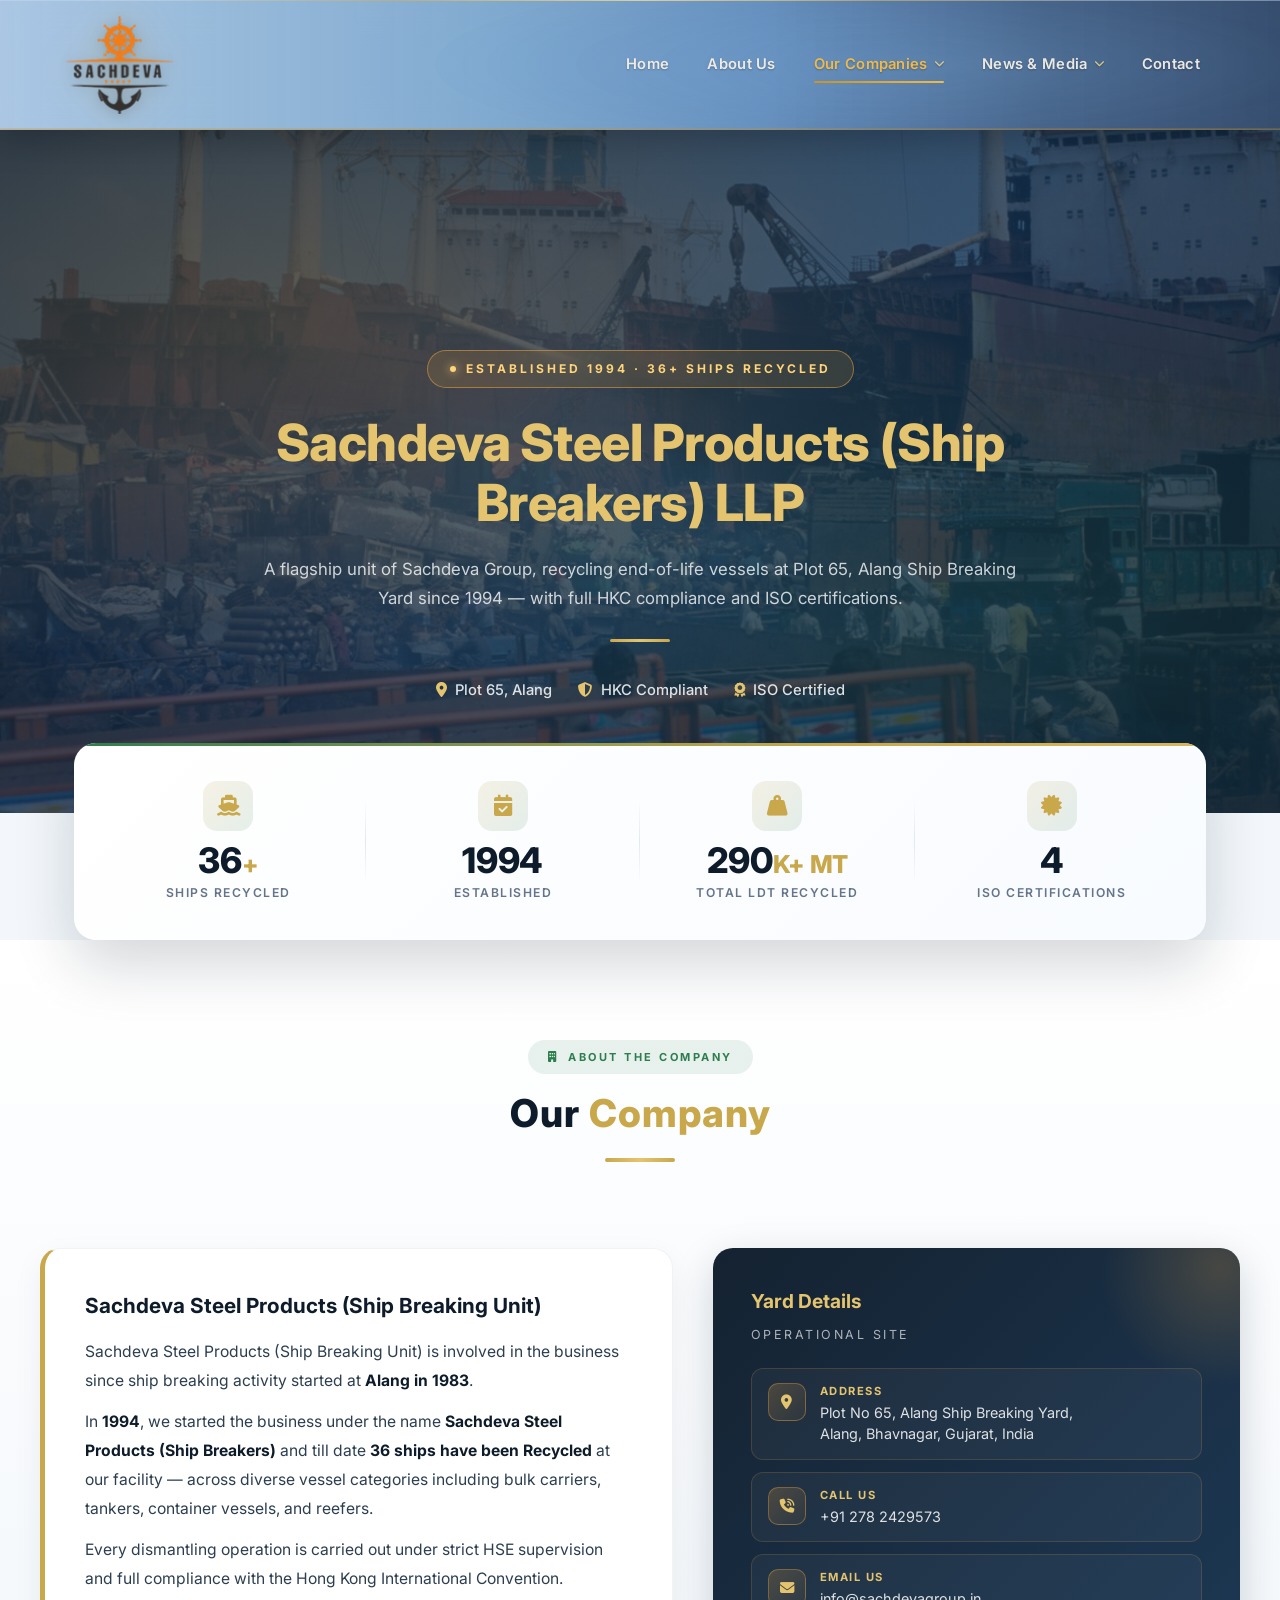
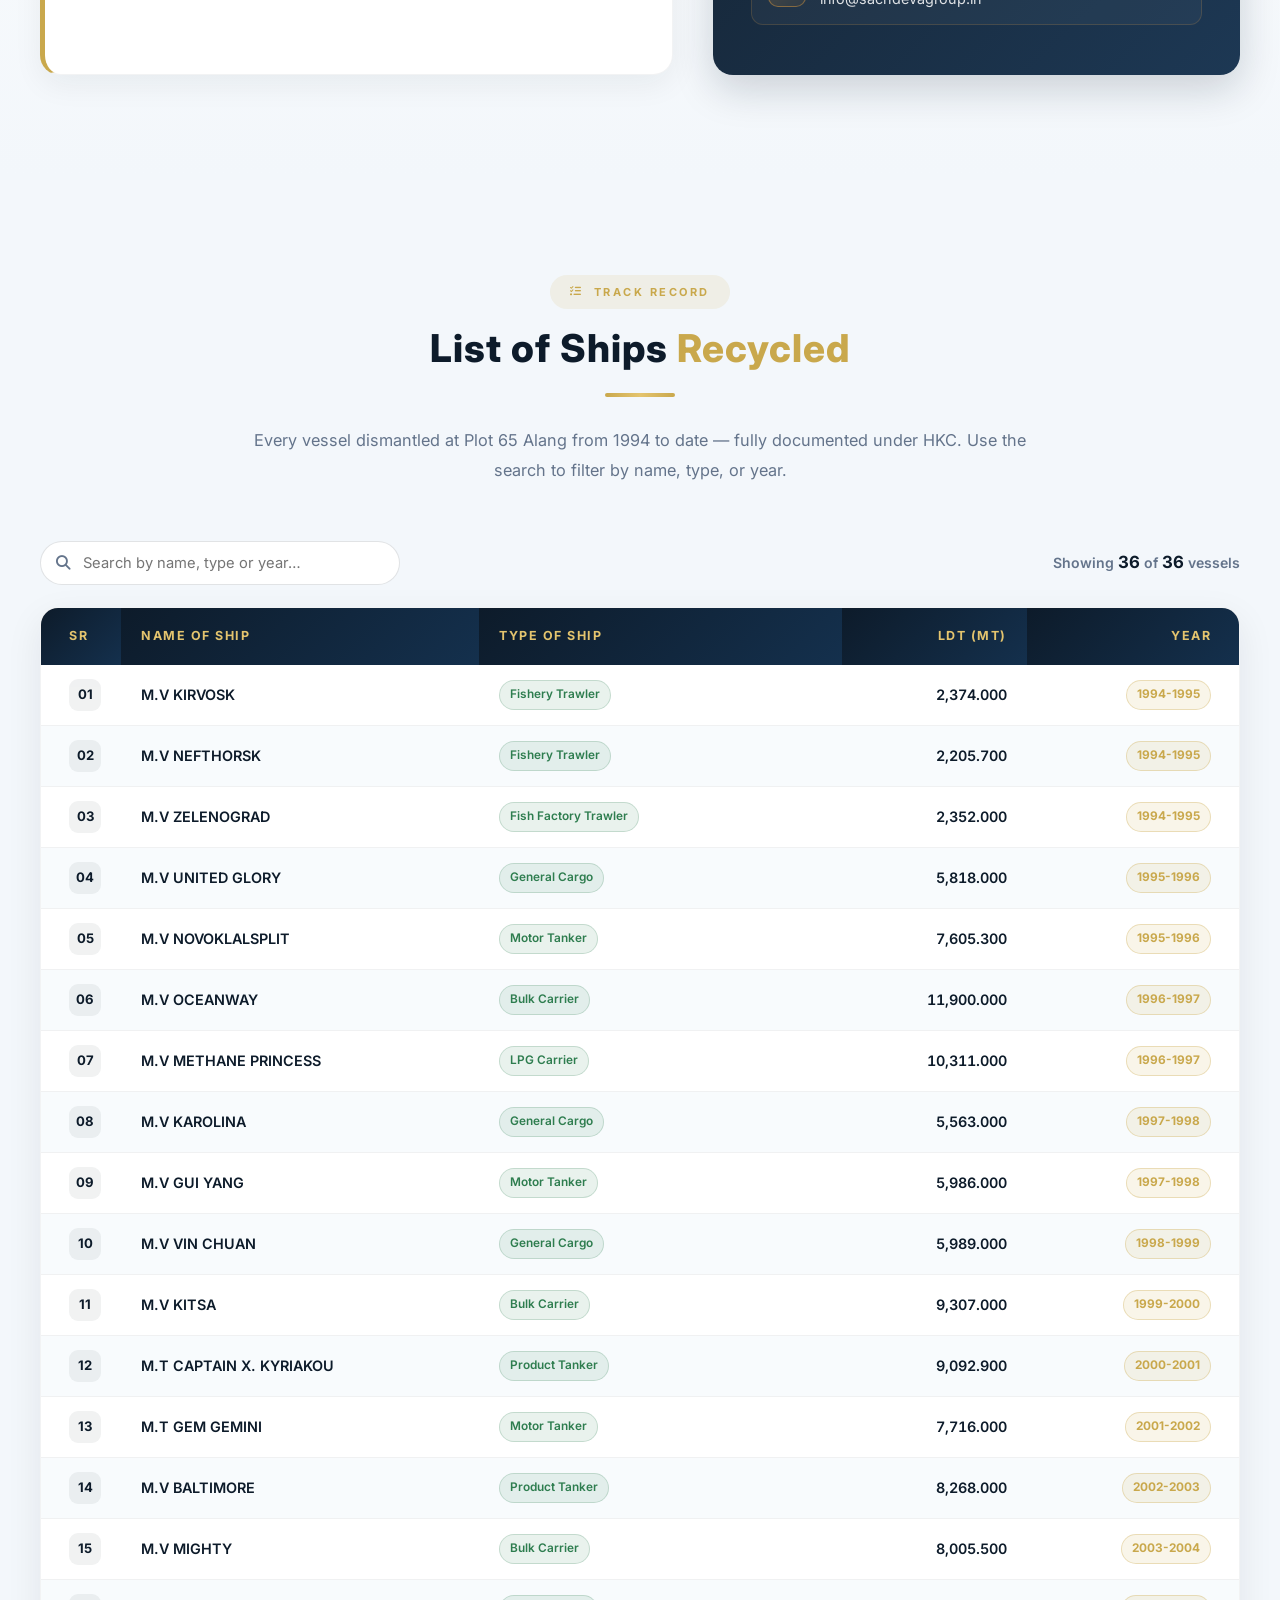
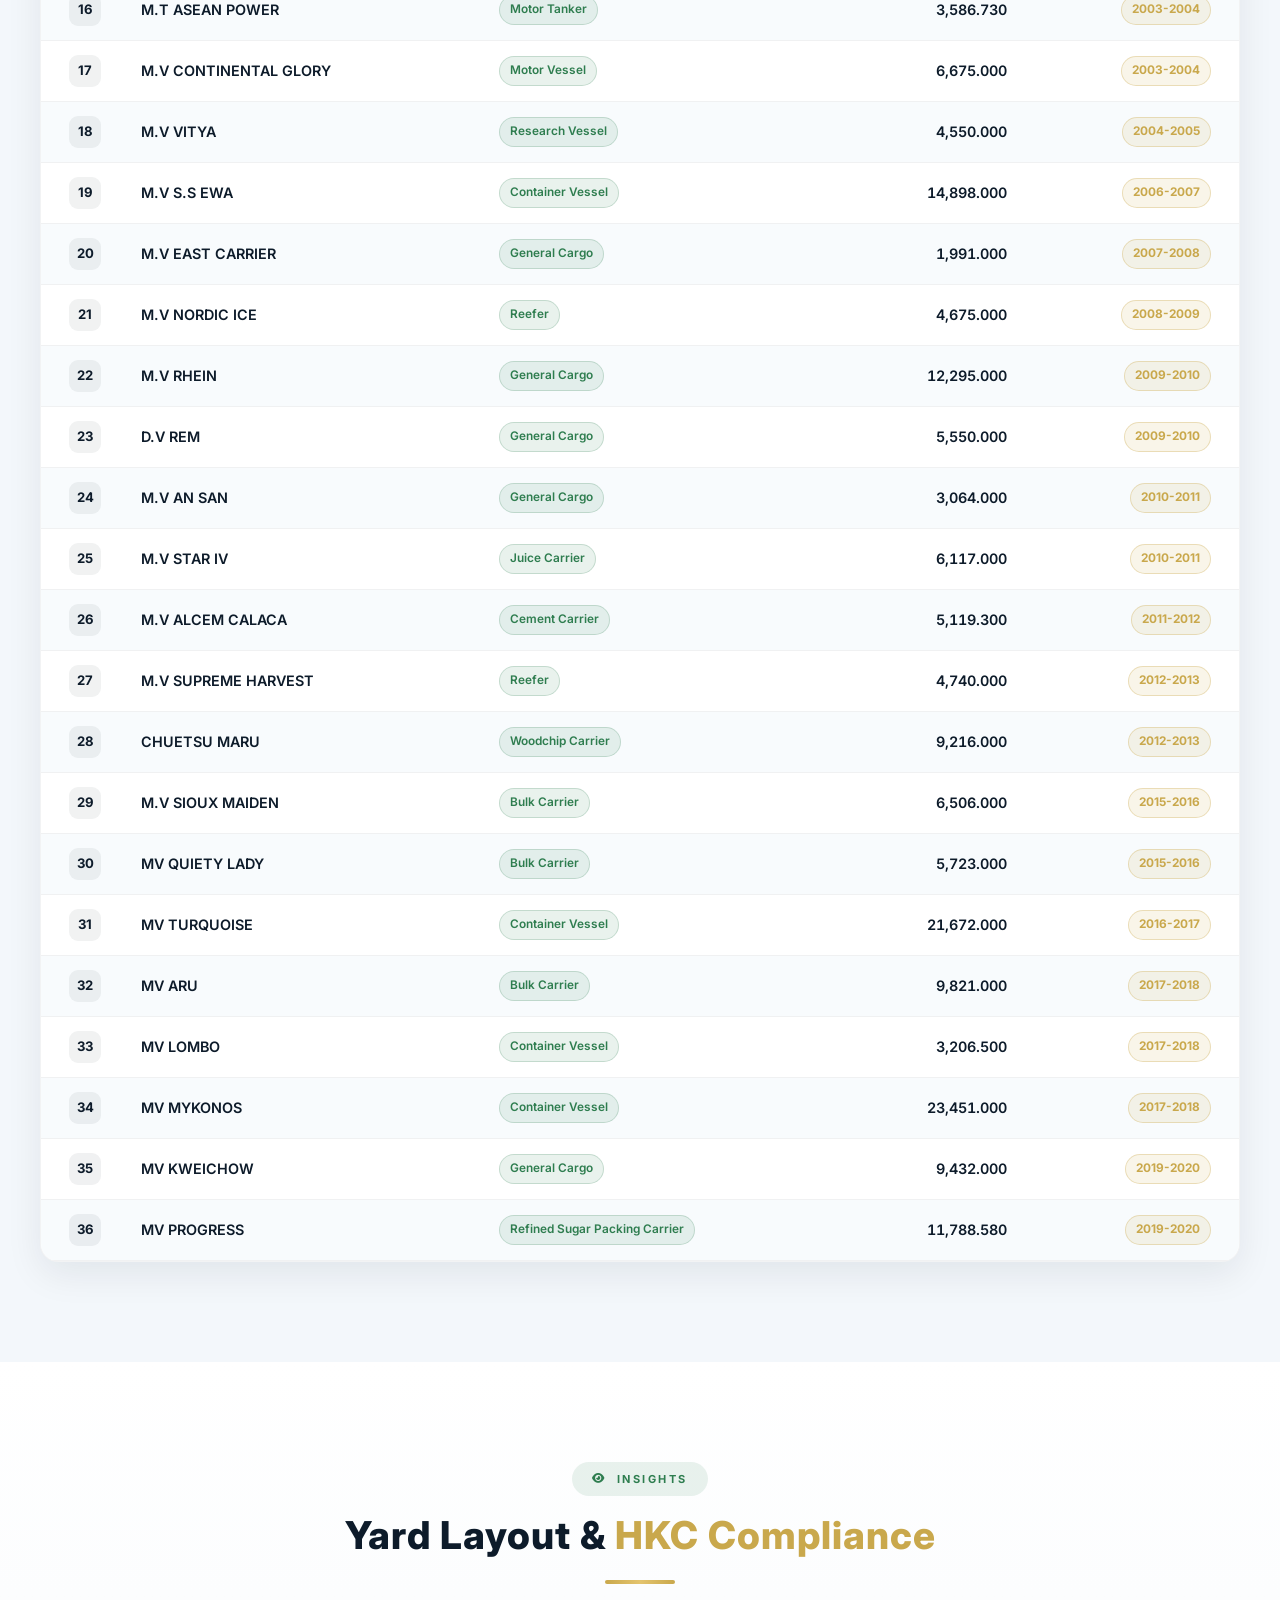
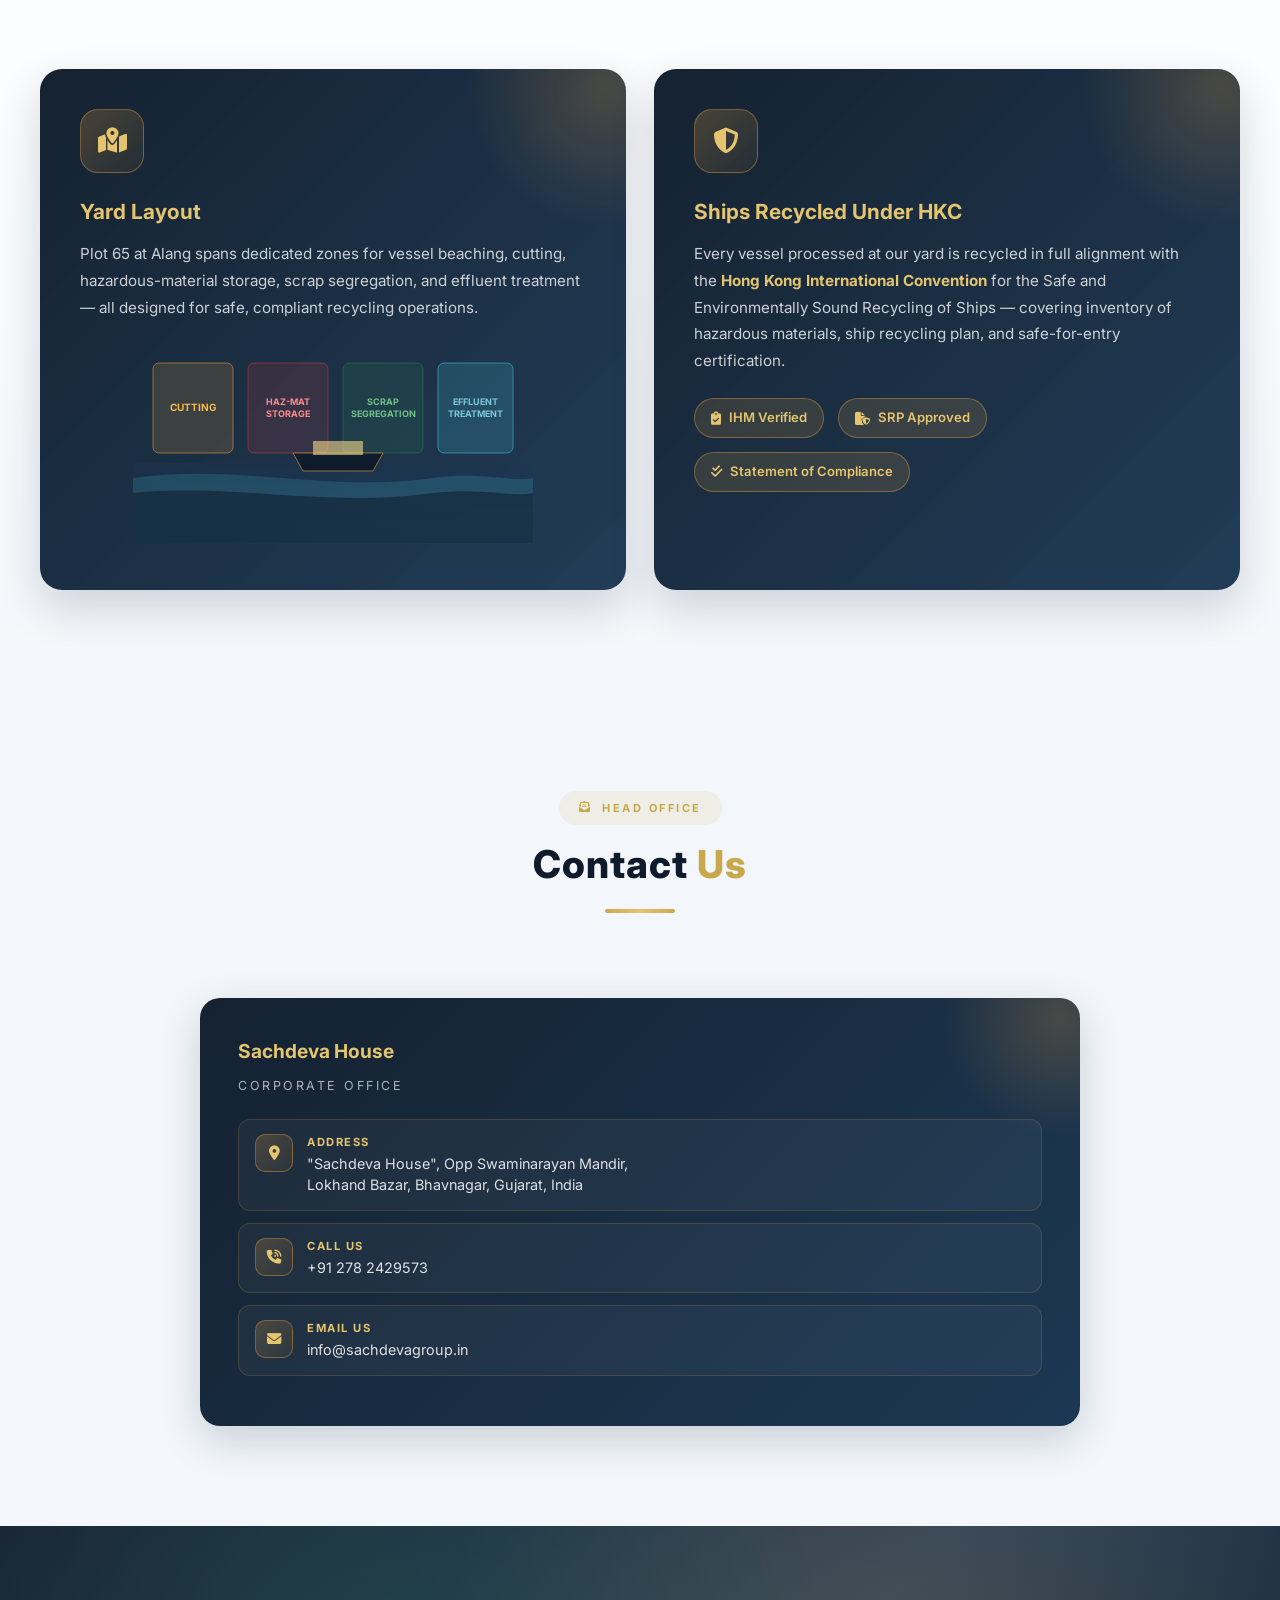
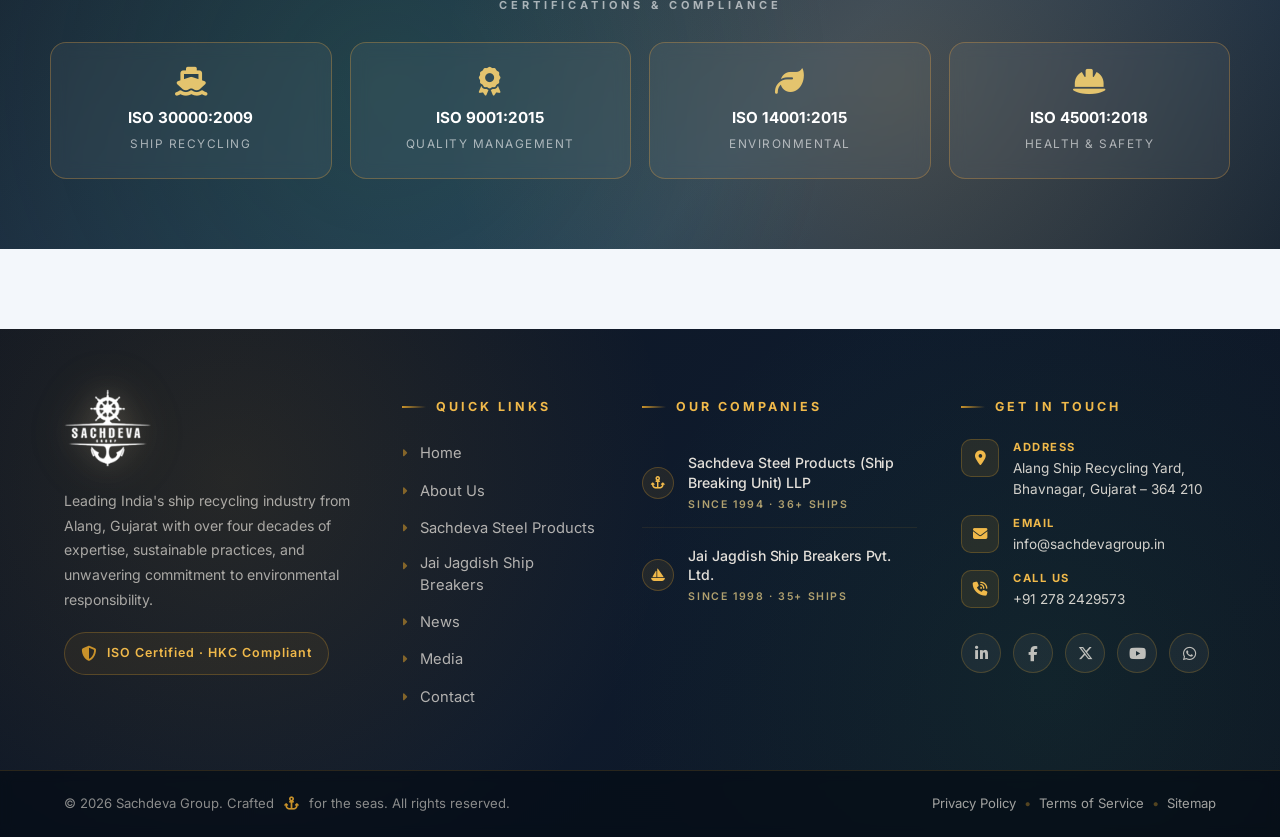
<file: sspsb.html>
<!DOCTYPE html>
<html lang="en">

<head>
    <meta charset="UTF-8" />
    <meta name="viewport" content="width=device-width, initial-scale=1.0" />
    <title>Sachdeva Steel Products (Ship Breakers) LLP – Sachdeva Group</title>
    <meta name="description"
        content="Sachdeva Steel Products (Ship Breakers) LLP — recycling vessels at Plot 65, Alang Yard since 1994. 36+ ships recycled under HKC, ISO 30000:2009, ISO 9001:2015, ISO 14001:2015 &amp; ISO 45001:2018." />
    <link href="https://fonts.googleapis.com/css2?family=Inter:wght@300;400;500;600;700;800;900&display=swap"
        rel="stylesheet" />
    <link href="https://cdnjs.cloudflare.com/ajax/libs/font-awesome/6.5.0/css/all.min.css" rel="stylesheet" />
    <link rel="preconnect" href="https://fonts.googleapis.com">
    <link rel="preconnect" href="https://fonts.gstatic.com" crossorigin="">
    <link rel="stylesheet" href="agentapp_static/180193f0_40d1_70d0_7dcd_e2aaa36334c6/f39xi1f8zu/styles.css">
    <link rel="stylesheet" href="css/inline_styles.css">
    <link rel="stylesheet" href="css/marine-footer.css">
    <link rel="stylesheet" href="css/marine-header.css">

    <style>
        *, *::before, *::after { box-sizing: border-box; margin: 0; padding: 0; }

        :root {
            --navy: #0d1b2a;
            --navy-mid: #14304d;
            --navy-light: #1a3553;
            --gold: #c9a84c;
            --gold-light: #e4c46e;
            --gold-bright: #ffd47a;
            --bg: #f3f7fb;
            --white: #ffffff;
            --text: #2c3e50;
            --muted: #64748b;
            --eco-green: #2e7d4f;
        }

        html { scroll-behavior: smooth; }

        body {
            font-family: 'Inter', sans-serif;
            background: var(--bg);
            color: var(--text);
            overflow-x: hidden;
            line-height: 1.65;
            -webkit-font-smoothing: antialiased;
        }

        /* ─── HERO ─── */
        .ssp-hero {
            position: relative;
            padding: 220px 24px 110px;
            text-align: center;
            background-image:
                linear-gradient(135deg, rgba(13, 27, 42, 0.86) 0%, rgba(20, 48, 77, 0.78) 55%, rgba(13, 27, 42, 0.88) 100%),
                url('images/banner/about.jpeg');
            background-size: cover;
            background-position: center;
            background-attachment: fixed;
            overflow: hidden;
            isolation: isolate;
        }

        .ssp-hero::before {
            content: '';
            position: absolute;
            inset: 0;
            background-image:
                radial-gradient(ellipse at 22% 28%, rgba(232, 161, 62, 0.20), transparent 50%),
                radial-gradient(ellipse at 78% 72%, rgba(46, 125, 79, 0.16), transparent 50%);
            pointer-events: none;
        }

        .ssp-hero > * { position: relative; z-index: 1; }

        .ssp-badge {
            display: inline-flex;
            align-items: center;
            gap: 10px;
            background: rgba(232, 161, 62, 0.14);
            border: 1px solid rgba(232, 161, 62, 0.55);
            color: var(--gold-bright);
            font-size: 12px;
            font-weight: 700;
            letter-spacing: 3px;
            text-transform: uppercase;
            padding: 8px 22px;
            border-radius: 50px;
            margin-bottom: 24px;
            backdrop-filter: blur(8px);
        }

        .ssp-badge::before {
            content: '';
            width: 6px;
            height: 6px;
            border-radius: 50%;
            background: var(--gold-bright);
            box-shadow: 0 0 10px var(--gold-bright);
        }

        .ssp-hero h1 {
            font-size: clamp(1.8rem, 4.2vw, 3.2rem);
            font-weight: 800;
            color: var(--white);
            line-height: 1.18;
            letter-spacing: -0.01em;
            max-width: 920px;
            margin: 0 auto;
        }

        .ssp-hero h1 span { color: var(--gold-light); }

        .ssp-hero p {
            max-width: 780px;
            margin: 22px auto 0;
            color: rgba(255, 255, 255, 0.78);
            font-size: 1.05rem;
            line-height: 1.75;
        }

        .gold-divider {
            width: 60px;
            height: 3px;
            background: linear-gradient(90deg, var(--gold), var(--gold-light), var(--gold));
            margin: 26px auto 0;
            border-radius: 2px;
        }

        .ssp-hero-meta {
            display: flex;
            gap: 26px;
            justify-content: center;
            margin-top: 36px;
            flex-wrap: wrap;
        }

        .ssp-hero-meta span {
            display: inline-flex;
            align-items: center;
            gap: 8px;
            color: rgba(255, 255, 255, 0.85);
            font-size: 0.92rem;
            font-weight: 500;
        }

        .ssp-hero-meta i { color: var(--gold-light); }

        /* ─── STATS BAR (overlapping the hero) ─── */
        .stats-bar {
            position: relative;
            margin: -70px auto 0;
            z-index: 10;
            max-width: 1180px;
            padding: 0 24px;
        }

        .stats-inner {
            background: linear-gradient(135deg, #ffffff 0%, #f8fbff 100%);
            border-radius: 22px;
            padding: 32px 26px;
            box-shadow: 0 24px 60px rgba(13, 27, 42, 0.18);
            display: grid;
            grid-template-columns: repeat(4, 1fr);
            gap: 18px;
            position: relative;
            overflow: hidden;
        }

        .stats-inner::before {
            content: '';
            position: absolute;
            top: 0; left: 0; right: 0;
            height: 3px;
            background: linear-gradient(90deg, var(--eco-green), var(--gold), var(--gold-light), var(--gold));
            background-size: 200% auto;
            animation: stripe-shift 5s linear infinite;
        }

        @keyframes stripe-shift {
            0% { background-position: 0% 0; }
            100% { background-position: 200% 0; }
        }

        .stat-cell {
            text-align: center;
            position: relative;
            padding: 6px 8px;
        }

        .stat-cell:not(:last-child)::after {
            content: '';
            position: absolute;
            right: -9px;
            top: 18%;
            bottom: 18%;
            width: 1px;
            background: linear-gradient(180deg, transparent, #e2e8f0, transparent);
        }

        .stat-icon-wrap {
            width: 50px;
            height: 50px;
            margin: 0 auto 12px;
            border-radius: 14px;
            background: linear-gradient(135deg, rgba(201, 168, 76, 0.15), rgba(46, 125, 79, 0.12));
            display: flex;
            align-items: center;
            justify-content: center;
            color: var(--gold);
            font-size: 1.3rem;
        }

        .stat-num {
            font-family: 'Inter', sans-serif;
            font-size: clamp(1.6rem, 3vw, 2.2rem);
            font-weight: 800;
            color: var(--navy);
            line-height: 1;
            letter-spacing: -0.01em;
        }

        .stat-num small { font-size: 0.7em; color: var(--gold); }

        .stat-label {
            font-size: 0.76rem;
            font-weight: 600;
            color: var(--muted);
            text-transform: uppercase;
            letter-spacing: 1.5px;
            margin-top: 6px;
        }

        @media (max-width: 720px) {
            .stats-inner { grid-template-columns: repeat(2, 1fr); padding: 24px 18px; }
            .stat-cell:nth-child(2)::after { display: none; }
        }

        /* ─── SECTION ─── */
        .section { padding: 100px 24px; position: relative; }
        .section-inner { max-width: 1200px; margin: 0 auto; position: relative; }

        .section-light {
            background: linear-gradient(180deg, #ffffff 0%, #f3f7fb 100%);
        }

        .section-head { text-align: center; margin-bottom: 56px; }

        .section-tag {
            display: inline-flex;
            align-items: center;
            gap: 10px;
            background: rgba(46, 125, 79, 0.10);
            color: var(--eco-green);
            font-size: 11px;
            font-weight: 700;
            letter-spacing: 2.5px;
            text-transform: uppercase;
            padding: 8px 20px;
            border-radius: 50px;
            margin-bottom: 16px;
        }

        .section-tag.gold {
            background: rgba(201, 168, 76, 0.12);
            color: var(--gold);
        }

        .section-title {
            font-size: clamp(1.7rem, 3vw, 2.4rem);
            font-weight: 800;
            color: var(--navy);
            line-height: 1.2;
            margin-bottom: 14px;
        }

        .section-title span { color: var(--gold); }

        .gold-line {
            display: inline-block;
            width: 70px;
            height: 4px;
            background: linear-gradient(90deg, var(--gold), var(--gold-light), var(--gold));
            margin: 8px 0 22px;
            border-radius: 2px;
        }

        .section-sub {
            color: var(--muted);
            font-size: 1.02rem;
            max-width: 780px;
            margin: 0 auto;
            line-height: 1.8;
        }

        /* ─── COMPANY INTRO + YARD DETAILS ─── */
        .intro-grid {
            display: grid;
            grid-template-columns: 1.2fr 1fr;
            gap: 40px;
            align-items: stretch;
        }

        @media (max-width: 900px) { .intro-grid { grid-template-columns: 1fr; } }

        .intro-text {
            background: var(--white);
            padding: 40px;
            border-radius: 20px;
            border: 1px solid rgba(13, 27, 42, 0.05);
            box-shadow: 0 10px 30px rgba(13, 27, 42, 0.06);
            border-left: 5px solid var(--gold);
        }

        .intro-text h3 {
            color: var(--navy);
            font-size: 1.3rem;
            font-weight: 700;
            margin-bottom: 14px;
        }

        .intro-text p {
            color: var(--text);
            font-size: 0.98rem;
            line-height: 1.85;
            margin-bottom: 12px;
        }

        .intro-text strong { color: var(--navy); }

        .yard-card {
            background: linear-gradient(135deg, rgba(13, 27, 42, 0.97) 0%, rgba(20, 48, 77, 0.96) 100%);
            color: #fff;
            padding: 38px;
            border-radius: 20px;
            position: relative;
            overflow: hidden;
            box-shadow: 0 14px 40px rgba(13, 27, 42, 0.18);
        }

        .yard-card::before {
            content: '';
            position: absolute;
            top: -100px; right: -100px;
            width: 240px;
            height: 240px;
            border-radius: 50%;
            background: radial-gradient(circle, rgba(232, 161, 62, 0.22), transparent 70%);
        }

        .yard-card h3 {
            color: var(--gold-light);
            font-size: 1.2rem;
            font-weight: 700;
            margin-bottom: 8px;
            position: relative;
            z-index: 1;
        }

        .yard-card .yc-sub {
            color: rgba(255, 255, 255, 0.65);
            font-size: 0.78rem;
            letter-spacing: 2.5px;
            text-transform: uppercase;
            margin-bottom: 22px;
            position: relative;
            z-index: 1;
        }

        .yc-list {
            list-style: none;
            padding: 0;
            margin: 0;
            position: relative;
            z-index: 1;
        }

        .yc-list li {
            display: flex;
            gap: 14px;
            align-items: flex-start;
            padding: 14px 16px;
            background: rgba(255, 255, 255, 0.04);
            border: 1px solid rgba(232, 161, 62, 0.18);
            border-radius: 12px;
            margin-bottom: 12px;
            transition: 0.3s ease;
        }

        .yc-list li:hover {
            background: rgba(232, 161, 62, 0.10);
            border-color: rgba(232, 161, 62, 0.45);
            transform: translateX(4px);
        }

        .yc-list .yc-icon {
            width: 38px;
            height: 38px;
            min-width: 38px;
            border-radius: 10px;
            background: linear-gradient(135deg, rgba(232, 161, 62, 0.22), rgba(232, 161, 62, 0.06));
            border: 1px solid rgba(232, 161, 62, 0.4);
            color: var(--gold-light);
            display: flex;
            align-items: center;
            justify-content: center;
            font-size: 0.9rem;
            transition: 0.3s;
        }

        .yc-list li:hover .yc-icon {
            background: linear-gradient(135deg, var(--gold), var(--gold-light));
            color: var(--navy);
            transform: rotate(-8deg) scale(1.05);
        }

        .yc-list .yc-meta {
            font-size: 0.9rem;
            line-height: 1.5;
            color: rgba(255, 255, 255, 0.85);
        }

        .yc-list .yc-meta b {
            display: block;
            color: var(--gold-light);
            font-size: 0.7rem;
            font-weight: 700;
            letter-spacing: 1.5px;
            text-transform: uppercase;
            margin-bottom: 2px;
        }

        .yc-list .yc-meta a {
            color: rgba(255, 255, 255, 0.85);
            text-decoration: none;
            transition: color 0.3s;
        }

        .yc-list .yc-meta a:hover { color: var(--gold-light); }

        /* ─── SHIPS TABLE ─── */
        .ships-controls {
            display: flex;
            gap: 14px;
            align-items: center;
            justify-content: space-between;
            flex-wrap: wrap;
            margin-bottom: 22px;
        }

        .search-wrap {
            position: relative;
            flex: 1;
            min-width: 220px;
            max-width: 360px;
        }

        .search-wrap i {
            position: absolute;
            left: 16px;
            top: 50%;
            transform: translateY(-50%);
            color: var(--muted);
            font-size: 0.9rem;
        }

        .search-wrap input {
            width: 100%;
            padding: 12px 16px 12px 42px;
            border-radius: 50px;
            border: 1px solid rgba(13, 27, 42, 0.12);
            font-family: 'Inter', sans-serif;
            font-size: 0.92rem;
            color: var(--navy);
            background: var(--white);
            outline: none;
            transition: 0.3s;
        }

        .search-wrap input:focus {
            border-color: var(--gold);
            box-shadow: 0 0 0 4px rgba(201, 168, 76, 0.12);
        }

        .ships-count {
            color: var(--muted);
            font-size: 0.88rem;
            font-weight: 600;
        }

        .ships-count strong { color: var(--navy); font-size: 1.05rem; }

        .ships-table-wrap {
            background: var(--white);
            border-radius: 18px;
            box-shadow: 0 12px 36px rgba(13, 27, 42, 0.08);
            overflow: hidden;
            border: 1px solid rgba(13, 27, 42, 0.05);
            position: relative;
        }

        .ships-table-scroll {
            overflow-x: auto;
        }

        .ships-table {
            width: 100%;
            border-collapse: collapse;
            min-width: 720px;
        }

        .ships-table thead th {
            background: linear-gradient(135deg, var(--navy) 0%, var(--navy-mid) 100%);
            color: var(--gold-light);
            font-size: 0.78rem;
            font-weight: 700;
            letter-spacing: 1.5px;
            text-transform: uppercase;
            text-align: left;
            padding: 18px 20px;
            position: sticky;
            top: 0;
            z-index: 2;
        }

        .ships-table thead th:first-child { padding-left: 28px; }
        .ships-table thead th:last-child { padding-right: 28px; text-align: right; }
        .ships-table thead th.col-ldt { text-align: right; }

        .ships-table tbody tr {
            border-bottom: 1px solid rgba(13, 27, 42, 0.06);
            transition: background 0.25s ease, transform 0.25s ease;
        }

        .ships-table tbody tr:nth-child(even) { background: rgba(243, 247, 251, 0.55); }

        .ships-table tbody tr:hover {
            background: linear-gradient(90deg, rgba(201, 168, 76, 0.10), rgba(201, 168, 76, 0.02));
        }

        .ships-table tbody tr:hover .sr-num {
            background: linear-gradient(135deg, var(--gold), var(--gold-light));
            color: var(--navy);
            transform: rotate(-6deg) scale(1.05);
        }

        .ships-table tbody td {
            padding: 14px 20px;
            font-size: 0.9rem;
            color: var(--text);
            vertical-align: middle;
        }

        .ships-table tbody td:first-child { padding-left: 28px; }
        .ships-table tbody td:last-child { padding-right: 28px; text-align: right; }
        .ships-table tbody td.col-ldt {
            text-align: right;
            font-variant-numeric: tabular-nums;
            font-weight: 600;
            color: var(--navy);
        }

        .ships-table tbody td.col-name {
            font-weight: 600;
            color: var(--navy);
        }

        .sr-num {
            display: inline-flex;
            align-items: center;
            justify-content: center;
            width: 32px;
            height: 32px;
            border-radius: 9px;
            background: rgba(13, 27, 42, 0.06);
            color: var(--navy);
            font-weight: 700;
            font-size: 0.82rem;
            transition: 0.3s ease;
        }

        .type-pill {
            display: inline-block;
            padding: 4px 10px;
            border-radius: 50px;
            font-size: 0.74rem;
            font-weight: 600;
            background: rgba(46, 125, 79, 0.10);
            color: var(--eco-green);
            border: 1px solid rgba(46, 125, 79, 0.2);
        }

        .year-pill {
            display: inline-block;
            padding: 4px 10px;
            border-radius: 50px;
            font-size: 0.74rem;
            font-weight: 700;
            color: var(--gold);
            background: rgba(201, 168, 76, 0.12);
            border: 1px solid rgba(201, 168, 76, 0.32);
        }

        .ships-empty {
            display: none;
            padding: 60px 24px;
            text-align: center;
            color: var(--muted);
        }

        .ships-empty.show { display: block; }

        .ships-empty i { font-size: 2rem; color: var(--gold); margin-bottom: 12px; }

        /* ─── INSIGHTS / YARD LAYOUT ─── */
        .insights-grid {
            display: grid;
            grid-template-columns: 1fr 1fr;
            gap: 28px;
            margin-top: 30px;
        }

        @media (max-width: 820px) { .insights-grid { grid-template-columns: 1fr; } }

        .insight-card {
            background: linear-gradient(135deg, rgba(13, 27, 42, 0.97) 0%, rgba(20, 48, 77, 0.94) 100%);
            color: #fff;
            border-radius: 22px;
            padding: 40px;
            position: relative;
            overflow: hidden;
            box-shadow: 0 18px 44px rgba(13, 27, 42, 0.16);
            transition: transform 0.4s ease, box-shadow 0.4s ease;
        }

        .insight-card::before {
            content: '';
            position: absolute;
            top: -120px; right: -120px;
            width: 280px;
            height: 280px;
            border-radius: 50%;
            background: radial-gradient(circle, rgba(232, 161, 62, 0.22), transparent 70%);
            transition: transform 0.6s cubic-bezier(0.34, 1.56, 0.64, 1);
        }

        .insight-card:hover {
            transform: translateY(-8px);
            box-shadow: 0 28px 56px rgba(13, 27, 42, 0.28);
        }

        .insight-card:hover::before { transform: scale(1.4); }

        .insight-icon {
            width: 64px;
            height: 64px;
            border-radius: 18px;
            background: linear-gradient(135deg, rgba(232, 161, 62, 0.24), rgba(232, 161, 62, 0.06));
            border: 1px solid rgba(232, 161, 62, 0.4);
            display: flex;
            align-items: center;
            justify-content: center;
            color: var(--gold-light);
            font-size: 1.6rem;
            margin-bottom: 22px;
            position: relative;
            z-index: 1;
        }

        .insight-card h3 {
            color: var(--gold-light);
            font-size: 1.3rem;
            font-weight: 700;
            margin-bottom: 12px;
            position: relative;
            z-index: 1;
        }

        .insight-card p {
            color: rgba(255, 255, 255, 0.78);
            font-size: 0.95rem;
            line-height: 1.75;
            position: relative;
            z-index: 1;
        }

        .yard-svg {
            width: 100%;
            height: 200px;
            margin-top: 22px;
            position: relative;
            z-index: 1;
        }

        /* ─── ISO CERTS ─── */
        .iso-band {
            background:
                linear-gradient(135deg, rgba(13, 27, 42, 0.95) 0%, rgba(20, 48, 77, 0.92) 60%, rgba(13, 27, 42, 0.95) 100%);
            color: #fff;
            padding: 70px 24px;
            position: relative;
            overflow: hidden;
        }

        .iso-band::before {
            content: '';
            position: absolute;
            inset: 0;
            background-image:
                radial-gradient(circle at 30% 50%, rgba(46, 125, 79, 0.2), transparent 50%),
                radial-gradient(circle at 70% 50%, rgba(232, 161, 62, 0.18), transparent 50%);
        }

        .iso-inner {
            max-width: 1180px;
            margin: 0 auto;
            text-align: center;
            position: relative;
            z-index: 1;
        }

        .iso-inner > p.lead {
            color: rgba(255, 255, 255, 0.6);
            font-size: 11px;
            font-weight: 700;
            letter-spacing: 4px;
            text-transform: uppercase;
            margin-bottom: 28px;
        }

        .iso-grid {
            display: grid;
            grid-template-columns: repeat(auto-fit, minmax(180px, 1fr));
            gap: 18px;
        }

        .iso-chip {
            background: rgba(255, 255, 255, 0.05);
            border: 1px solid rgba(232, 161, 62, 0.32);
            border-radius: 16px;
            padding: 24px 18px;
            transition: 0.4s ease;
            backdrop-filter: blur(8px);
        }

        .iso-chip:hover {
            transform: translateY(-6px);
            background: rgba(232, 161, 62, 0.10);
            border-color: var(--gold);
            box-shadow: 0 14px 30px rgba(0, 0, 0, 0.3);
        }

        .iso-chip i {
            font-size: 1.8rem;
            color: var(--gold-light);
            margin-bottom: 10px;
        }

        .iso-chip .it { color: #fff; font-weight: 700; font-size: 0.95rem; margin-bottom: 4px; }
        .iso-chip .is { color: rgba(255, 255, 255, 0.6); font-size: 0.74rem; text-transform: uppercase; letter-spacing: 1.5px; }

        /* ─── REVEAL SYSTEM ─── */
        .reveal {
            opacity: 0;
            transform: translateY(40px);
            transition:
                opacity 0.85s cubic-bezier(0.16, 1, 0.3, 1),
                transform 0.85s cubic-bezier(0.16, 1, 0.3, 1);
        }

        .reveal.visible { opacity: 1; transform: none; }
        .stagger > .reveal { transition-delay: calc(var(--i, 0) * 0.08s); }

        /* Slide from the left */
        .reveal.slide-left {
            transform: translateX(-50px) translateY(20px);
        }
        .reveal.slide-left.visible { transform: none; }

        /* Slide from the right */
        .reveal.slide-right {
            transform: translateX(50px) translateY(20px);
        }
        .reveal.slide-right.visible { transform: none; }

        /* Scale + fade up */
        .reveal.scale-up {
            transform: scale(0.92) translateY(30px);
        }
        .reveal.scale-up.visible { transform: scale(1) translateY(0); }

        /* 3D flip-in (rotateX from -25deg) */
        .reveal.flip-x {
            transform: perspective(1400px) rotateX(-25deg) translateY(50px);
            transform-origin: 50% 100%;
            transition:
                opacity 1s cubic-bezier(0.16, 1, 0.3, 1),
                transform 1s cubic-bezier(0.16, 1, 0.3, 1);
        }
        .reveal.flip-x.visible {
            transform: perspective(1000px) rotateX(0) rotateY(0) translateY(0);
        }

        /* Bounce-in (springy scale + fade) */
        .reveal.bounce-in {
            transform: scale(0.6) translateY(20px);
            transition:
                opacity 0.7s ease,
                transform 0.7s cubic-bezier(0.34, 1.65, 0.64, 1);
        }
        .reveal.bounce-in.visible { transform: scale(1) translateY(0); }

        /* Slide list items in horizontally with sequential fade */
        .yc-list li {
            opacity: 0;
            transform: translateX(-24px);
            transition:
                opacity 0.6s cubic-bezier(0.16, 1, 0.3, 1),
                transform 0.6s cubic-bezier(0.16, 1, 0.3, 1),
                background 0.3s ease,
                border-color 0.3s ease;
        }
        .yard-card.visible .yc-list li,
        .reveal.visible .yc-list li {
            opacity: 1;
            transform: translateX(0);
        }
        .yard-card.visible .yc-list li:nth-child(1),
        .reveal.visible .yc-list li:nth-child(1) { transition-delay: 0.20s; }
        .yard-card.visible .yc-list li:nth-child(2),
        .reveal.visible .yc-list li:nth-child(2) { transition-delay: 0.32s; }
        .yard-card.visible .yc-list li:nth-child(3),
        .reveal.visible .yc-list li:nth-child(3) { transition-delay: 0.44s; }

        /* Hero word-reveal */
        .ssp-hero h1 .word {
            display: inline-block;
            opacity: 0;
            transform: translateY(40px) rotateX(-30deg);
            animation: word-up 0.85s cubic-bezier(0.16, 1, 0.3, 1) forwards;
        }

        @keyframes word-up {
            to { opacity: 1; transform: translateY(0) rotateX(0); }
        }

        .ssp-hero .ssp-badge {
            opacity: 0;
            animation: fade-down 0.7s ease 0.1s forwards;
        }

        .ssp-hero p,
        .ssp-hero .gold-divider,
        .ssp-hero .ssp-hero-meta {
            opacity: 0;
            animation: fade-down 0.9s cubic-bezier(0.16, 1, 0.3, 1) forwards;
        }
        .ssp-hero p { animation-delay: 0.55s; }
        .ssp-hero .gold-divider { animation-delay: 0.7s; }
        .ssp-hero .ssp-hero-meta { animation-delay: 0.85s; }

        @keyframes fade-down {
            from { opacity: 0; transform: translateY(-20px); }
            to   { opacity: 1; transform: translateY(0); }
        }

        /* Stats cells stagger-in via class */
        .stats-bar.visible .stat-cell {
            opacity: 1;
            transform: translateY(0);
        }
        .stat-cell {
            opacity: 0;
            transform: translateY(20px);
            transition:
                opacity 0.7s cubic-bezier(0.16, 1, 0.3, 1),
                transform 0.7s cubic-bezier(0.16, 1, 0.3, 1);
        }
        .stats-bar.visible .stat-cell:nth-child(1) { transition-delay: 0.10s; }
        .stats-bar.visible .stat-cell:nth-child(2) { transition-delay: 0.22s; }
        .stats-bar.visible .stat-cell:nth-child(3) { transition-delay: 0.34s; }
        .stats-bar.visible .stat-cell:nth-child(4) { transition-delay: 0.46s; }

        /* Table rows cascade-in */
        .ships-table tbody tr {
            opacity: 0;
            transform: translateX(-18px);
            transition:
                opacity 0.5s cubic-bezier(0.16, 1, 0.3, 1),
                transform 0.5s cubic-bezier(0.16, 1, 0.3, 1),
                background 0.25s ease;
        }
        .ships-table.cascade tbody tr {
            opacity: 1;
            transform: translateX(0);
        }

        /* ISO chips bounce in */
        .iso-chip {
            opacity: 0;
            transform: scale(0.6) translateY(20px);
            transition:
                opacity 0.7s ease,
                transform 0.7s cubic-bezier(0.34, 1.65, 0.64, 1),
                background 0.4s ease,
                border-color 0.4s ease,
                box-shadow 0.4s ease;
        }
        .iso-grid.visible .iso-chip { opacity: 1; transform: scale(1) translateY(0); }
        .iso-grid.visible .iso-chip:nth-child(1) { transition-delay: 0.05s; }
        .iso-grid.visible .iso-chip:nth-child(2) { transition-delay: 0.15s; }
        .iso-grid.visible .iso-chip:nth-child(3) { transition-delay: 0.25s; }
        .iso-grid.visible .iso-chip:nth-child(4) { transition-delay: 0.35s; }

        @media (prefers-reduced-motion: reduce) {
            .reveal, .reveal.visible,
            .ssp-hero h1 .word,
            .ssp-hero .ssp-badge,
            .ssp-hero p,
            .ssp-hero .gold-divider,
            .ssp-hero .ssp-hero-meta,
            .stat-cell,
            .ships-table tbody tr,
            .iso-chip,
            .yc-list li {
                transform: none !important;
                opacity: 1 !important;
                animation: none !important;
                transition: none !important;
            }
        }

        @media (max-width: 768px) {
            .ssp-hero { padding: 160px 18px 80px; background-attachment: scroll; }
            .section { padding: 70px 18px; }
            .stats-bar { margin-top: -50px; }
        }
    </style>
</head>

<body>
    <!-- ─── MARINE HEADER ─── -->
    <header id="header" class="marine-header">
        <div class="mh-topbar">
            <div class="mh-topbar-inner">
                <div class="mh-topbar-left">
                    <a href="mailto:info@sachdevagroup.in"><i class="fas fa-envelope"></i> info@sachdevagroup.in</a>
                    <a href="tel:+912782429573"><i class="fas fa-phone"></i> +91 278 2429573</a>
                </div>
                <div class="mh-topbar-right">
                    <span class="mh-tb-label">Follow:</span>
                    <a href="#" title="LinkedIn"><i class="fab fa-linkedin-in"></i></a>
                    <a href="#" title="Facebook"><i class="fab fa-facebook-f"></i></a>
                    <a href="#" title="Twitter / X"><i class="fab fa-x-twitter"></i></a>
                    <a href="https://wa.me/919925499123" target="_blank" title="WhatsApp"><i class="fab fa-whatsapp"></i></a>
                </div>
            </div>
        </div>
        <div class="mh-main">
            <div class="mh-main-inner">
                <a href="index.html" class="mh-logo">
                    <img src="images/logo.png" alt="Sachdeva Group">
                    <div class="mh-logo-text">Sachdeva Group<span>Ship Recycling · Since 1983</span></div>
                </a>
                <nav class="mh-nav">
                    <ul class="mh-nav-list">
                        <li><a href="index.html">Home</a></li>
                        <li><a href="about.html">About Us</a></li>
                        <li class="mh-has-submenu">
                            <a href="javascript:void(0)" class="active" role="button" aria-haspopup="true">Our Companies <i class="fas fa-chevron-down"></i></a>
                            <ul class="mh-submenu" style="min-width: 300px;">
                                <li><a href="sspsb.html" class="active">Sachdeva Steel Products (Ship Breakers)</a></li>
                                <li><a href="jjsb.html">Jai Jagdish Ship Breakers</a></li>
                            </ul>
                        </li>
                        <li class="mh-has-submenu">
                            <a href="news.html">News &amp; Media <i class="fas fa-chevron-down"></i></a>
                            <ul class="mh-submenu">
                                <li><a href="news.html">News</a></li>
                                <li><a href="gallery.html">Media</a></li>
                            </ul>
                        </li>
                        <li><a href="Contact.html">Contact</a></li>
                    </ul>
                </nav>
                <a href="Contact.html" class="mh-cta">
                    <i class="fas fa-anchor"></i> Get Quote
                </a>
                <button class="mh-toggle" aria-label="Menu">
                    <span></span><span></span><span></span>
                </button>
            </div>
        </div>
    </header>
    <script src="js/marine-header.js"></script>

    <!-- ─── HERO ─── -->
    <section class="ssp-hero">
        <span class="ssp-badge">Established 1994 · 36+ Ships Recycled</span>
        <h1 id="heroTitle">Sachdeva Steel Products <span>(Ship Breakers) LLP</span></h1>
        <p>A flagship unit of Sachdeva Group, recycling end-of-life vessels at Plot 65, Alang Ship Breaking Yard
            since 1994 — with full HKC compliance and ISO certifications.</p>
        <div class="gold-divider"></div>

        <div class="ssp-hero-meta">
            <span><i class="fas fa-location-dot"></i> Plot 65, Alang</span>
            <span><i class="fas fa-shield-halved"></i> HKC Compliant</span>
            <span><i class="fas fa-award"></i> ISO Certified</span>
        </div>
    </section>

    <!-- ─── STATS BAR ─── -->
    <div class="stats-bar reveal">
        <div class="stats-inner">
            <div class="stat-cell">
                <div class="stat-icon-wrap"><i class="fas fa-ship"></i></div>
                <div class="stat-num" data-count="36">0<small>+</small></div>
                <div class="stat-label">Ships Recycled</div>
            </div>
            <div class="stat-cell">
                <div class="stat-icon-wrap"><i class="fas fa-calendar-check"></i></div>
                <div class="stat-num" data-count="1994">0</div>
                <div class="stat-label">Established</div>
            </div>
            <div class="stat-cell">
                <div class="stat-icon-wrap"><i class="fas fa-weight-hanging"></i></div>
                <div class="stat-num" data-count="290">0<small>K+ MT</small></div>
                <div class="stat-label">Total LDT Recycled</div>
            </div>
            <div class="stat-cell">
                <div class="stat-icon-wrap"><i class="fas fa-certificate"></i></div>
                <div class="stat-num" data-count="4">0</div>
                <div class="stat-label">ISO Certifications</div>
            </div>
        </div>
    </div>

    <!-- ─── COMPANY INTRO + YARD DETAILS ─── -->
    <section class="section section-light">
        <div class="section-inner">
            <div class="section-head reveal">
                <span class="section-tag"><i class="fas fa-building"></i> About the Company</span>
                <h2 class="section-title">Our <span>Company</span></h2>
                <div class="gold-line"></div>
            </div>

            <div class="intro-grid">
                <div class="intro-text reveal slide-left">
                    <h3>Sachdeva Steel Products (Ship Breaking Unit)</h3>
                    <p>Sachdeva Steel Products (Ship Breaking Unit) is involved in the business since ship
                        breaking activity started at <strong>Alang in 1983</strong>.</p>
                    <p>In <strong>1994</strong>, we started the business under the name <strong>Sachdeva Steel
                            Products (Ship Breakers)</strong> and till date <strong>36 ships have been
                            Recycled</strong> at our facility — across diverse vessel categories including bulk
                        carriers, tankers, container vessels, and reefers.</p>
                    <p>Every dismantling operation is carried out under strict HSE supervision and full
                        compliance with the Hong Kong International Convention.</p>
                </div>

                <div class="yard-card reveal slide-right">
                    <h3>Yard Details</h3>
                    <div class="yc-sub">Operational Site</div>
                    <ul class="yc-list">
                        <li>
                            <span class="yc-icon"><i class="fas fa-location-dot"></i></span>
                            <div class="yc-meta">
                                <b>Address</b>
                                Plot No 65, Alang Ship Breaking Yard,<br>Alang, Bhavnagar, Gujarat, India
                            </div>
                        </li>
                        <li>
                            <span class="yc-icon"><i class="fas fa-phone-volume"></i></span>
                            <div class="yc-meta">
                                <b>Call Us</b>
                                <a href="tel:+912782429573">+91 278 2429573</a>
                            </div>
                        </li>
                        <li>
                            <span class="yc-icon"><i class="fas fa-envelope"></i></span>
                            <div class="yc-meta">
                                <b>Email Us</b>
                                <a href="mailto:info@sachdevagroup.in">info@sachdevagroup.in</a>
                            </div>
                        </li>
                    </ul>
                </div>
            </div>
        </div>
    </section>

    <!-- ─── SHIPS RECYCLED TABLE ─── -->
    <section class="section">
        <div class="section-inner">
            <div class="section-head reveal">
                <span class="section-tag gold"><i class="fas fa-list-check"></i> Track Record</span>
                <h2 class="section-title">List of Ships <span>Recycled</span></h2>
                <div class="gold-line"></div>
                <p class="section-sub">Every vessel dismantled at Plot 65 Alang from 1994 to date — fully
                    documented under HKC. Use the search to filter by name, type, or year.</p>
            </div>

            <div class="reveal">
                <div class="ships-controls">
                    <div class="search-wrap">
                        <i class="fas fa-magnifying-glass"></i>
                        <input id="shipSearch" type="text" placeholder="Search by name, type or year…" />
                    </div>
                    <div class="ships-count">
                        Showing <strong id="shipCount">36</strong> of <strong>36</strong> vessels
                    </div>
                </div>

                <div class="ships-table-wrap">
                    <div class="ships-table-scroll">
                        <table class="ships-table" id="shipsTable">
                            <thead>
                                <tr>
                                    <th style="width: 70px;">SR</th>
                                    <th>Name of Ship</th>
                                    <th>Type of Ship</th>
                                    <th class="col-ldt">LDT (MT)</th>
                                    <th>Year</th>
                                </tr>
                            </thead>
                            <tbody>
                                <tr><td><span class="sr-num">01</span></td><td class="col-name">M.V KIRVOSK</td><td><span class="type-pill">Fishery Trawler</span></td><td class="col-ldt">2,374.000</td><td><span class="year-pill">1994-1995</span></td></tr>
                                <tr><td><span class="sr-num">02</span></td><td class="col-name">M.V NEFTHORSK</td><td><span class="type-pill">Fishery Trawler</span></td><td class="col-ldt">2,205.700</td><td><span class="year-pill">1994-1995</span></td></tr>
                                <tr><td><span class="sr-num">03</span></td><td class="col-name">M.V ZELENOGRAD</td><td><span class="type-pill">Fish Factory Trawler</span></td><td class="col-ldt">2,352.000</td><td><span class="year-pill">1994-1995</span></td></tr>
                                <tr><td><span class="sr-num">04</span></td><td class="col-name">M.V UNITED GLORY</td><td><span class="type-pill">General Cargo</span></td><td class="col-ldt">5,818.000</td><td><span class="year-pill">1995-1996</span></td></tr>
                                <tr><td><span class="sr-num">05</span></td><td class="col-name">M.V NOVOKLALSPLIT</td><td><span class="type-pill">Motor Tanker</span></td><td class="col-ldt">7,605.300</td><td><span class="year-pill">1995-1996</span></td></tr>
                                <tr><td><span class="sr-num">06</span></td><td class="col-name">M.V OCEANWAY</td><td><span class="type-pill">Bulk Carrier</span></td><td class="col-ldt">11,900.000</td><td><span class="year-pill">1996-1997</span></td></tr>
                                <tr><td><span class="sr-num">07</span></td><td class="col-name">M.V METHANE PRINCESS</td><td><span class="type-pill">LPG Carrier</span></td><td class="col-ldt">10,311.000</td><td><span class="year-pill">1996-1997</span></td></tr>
                                <tr><td><span class="sr-num">08</span></td><td class="col-name">M.V KAROLINA</td><td><span class="type-pill">General Cargo</span></td><td class="col-ldt">5,563.000</td><td><span class="year-pill">1997-1998</span></td></tr>
                                <tr><td><span class="sr-num">09</span></td><td class="col-name">M.V GUI YANG</td><td><span class="type-pill">Motor Tanker</span></td><td class="col-ldt">5,986.000</td><td><span class="year-pill">1997-1998</span></td></tr>
                                <tr><td><span class="sr-num">10</span></td><td class="col-name">M.V VIN CHUAN</td><td><span class="type-pill">General Cargo</span></td><td class="col-ldt">5,989.000</td><td><span class="year-pill">1998-1999</span></td></tr>
                                <tr><td><span class="sr-num">11</span></td><td class="col-name">M.V KITSA</td><td><span class="type-pill">Bulk Carrier</span></td><td class="col-ldt">9,307.000</td><td><span class="year-pill">1999-2000</span></td></tr>
                                <tr><td><span class="sr-num">12</span></td><td class="col-name">M.T CAPTAIN X. KYRIAKOU</td><td><span class="type-pill">Product Tanker</span></td><td class="col-ldt">9,092.900</td><td><span class="year-pill">2000-2001</span></td></tr>
                                <tr><td><span class="sr-num">13</span></td><td class="col-name">M.T GEM GEMINI</td><td><span class="type-pill">Motor Tanker</span></td><td class="col-ldt">7,716.000</td><td><span class="year-pill">2001-2002</span></td></tr>
                                <tr><td><span class="sr-num">14</span></td><td class="col-name">M.V BALTIMORE</td><td><span class="type-pill">Product Tanker</span></td><td class="col-ldt">8,268.000</td><td><span class="year-pill">2002-2003</span></td></tr>
                                <tr><td><span class="sr-num">15</span></td><td class="col-name">M.V MIGHTY</td><td><span class="type-pill">Bulk Carrier</span></td><td class="col-ldt">8,005.500</td><td><span class="year-pill">2003-2004</span></td></tr>
                                <tr><td><span class="sr-num">16</span></td><td class="col-name">M.T ASEAN POWER</td><td><span class="type-pill">Motor Tanker</span></td><td class="col-ldt">3,586.730</td><td><span class="year-pill">2003-2004</span></td></tr>
                                <tr><td><span class="sr-num">17</span></td><td class="col-name">M.V CONTINENTAL GLORY</td><td><span class="type-pill">Motor Vessel</span></td><td class="col-ldt">6,675.000</td><td><span class="year-pill">2003-2004</span></td></tr>
                                <tr><td><span class="sr-num">18</span></td><td class="col-name">M.V VITYA</td><td><span class="type-pill">Research Vessel</span></td><td class="col-ldt">4,550.000</td><td><span class="year-pill">2004-2005</span></td></tr>
                                <tr><td><span class="sr-num">19</span></td><td class="col-name">M.V S.S EWA</td><td><span class="type-pill">Container Vessel</span></td><td class="col-ldt">14,898.000</td><td><span class="year-pill">2006-2007</span></td></tr>
                                <tr><td><span class="sr-num">20</span></td><td class="col-name">M.V EAST CARRIER</td><td><span class="type-pill">General Cargo</span></td><td class="col-ldt">1,991.000</td><td><span class="year-pill">2007-2008</span></td></tr>
                                <tr><td><span class="sr-num">21</span></td><td class="col-name">M.V NORDIC ICE</td><td><span class="type-pill">Reefer</span></td><td class="col-ldt">4,675.000</td><td><span class="year-pill">2008-2009</span></td></tr>
                                <tr><td><span class="sr-num">22</span></td><td class="col-name">M.V RHEIN</td><td><span class="type-pill">General Cargo</span></td><td class="col-ldt">12,295.000</td><td><span class="year-pill">2009-2010</span></td></tr>
                                <tr><td><span class="sr-num">23</span></td><td class="col-name">D.V REM</td><td><span class="type-pill">General Cargo</span></td><td class="col-ldt">5,550.000</td><td><span class="year-pill">2009-2010</span></td></tr>
                                <tr><td><span class="sr-num">24</span></td><td class="col-name">M.V AN SAN</td><td><span class="type-pill">General Cargo</span></td><td class="col-ldt">3,064.000</td><td><span class="year-pill">2010-2011</span></td></tr>
                                <tr><td><span class="sr-num">25</span></td><td class="col-name">M.V STAR IV</td><td><span class="type-pill">Juice Carrier</span></td><td class="col-ldt">6,117.000</td><td><span class="year-pill">2010-2011</span></td></tr>
                                <tr><td><span class="sr-num">26</span></td><td class="col-name">M.V ALCEM CALACA</td><td><span class="type-pill">Cement Carrier</span></td><td class="col-ldt">5,119.300</td><td><span class="year-pill">2011-2012</span></td></tr>
                                <tr><td><span class="sr-num">27</span></td><td class="col-name">M.V SUPREME HARVEST</td><td><span class="type-pill">Reefer</span></td><td class="col-ldt">4,740.000</td><td><span class="year-pill">2012-2013</span></td></tr>
                                <tr><td><span class="sr-num">28</span></td><td class="col-name">CHUETSU MARU</td><td><span class="type-pill">Woodchip Carrier</span></td><td class="col-ldt">9,216.000</td><td><span class="year-pill">2012-2013</span></td></tr>
                                <tr><td><span class="sr-num">29</span></td><td class="col-name">M.V SIOUX MAIDEN</td><td><span class="type-pill">Bulk Carrier</span></td><td class="col-ldt">6,506.000</td><td><span class="year-pill">2015-2016</span></td></tr>
                                <tr><td><span class="sr-num">30</span></td><td class="col-name">MV QUIETY LADY</td><td><span class="type-pill">Bulk Carrier</span></td><td class="col-ldt">5,723.000</td><td><span class="year-pill">2015-2016</span></td></tr>
                                <tr><td><span class="sr-num">31</span></td><td class="col-name">MV TURQUOISE</td><td><span class="type-pill">Container Vessel</span></td><td class="col-ldt">21,672.000</td><td><span class="year-pill">2016-2017</span></td></tr>
                                <tr><td><span class="sr-num">32</span></td><td class="col-name">MV ARU</td><td><span class="type-pill">Bulk Carrier</span></td><td class="col-ldt">9,821.000</td><td><span class="year-pill">2017-2018</span></td></tr>
                                <tr><td><span class="sr-num">33</span></td><td class="col-name">MV LOMBO</td><td><span class="type-pill">Container Vessel</span></td><td class="col-ldt">3,206.500</td><td><span class="year-pill">2017-2018</span></td></tr>
                                <tr><td><span class="sr-num">34</span></td><td class="col-name">MV MYKONOS</td><td><span class="type-pill">Container Vessel</span></td><td class="col-ldt">23,451.000</td><td><span class="year-pill">2017-2018</span></td></tr>
                                <tr><td><span class="sr-num">35</span></td><td class="col-name">MV KWEICHOW</td><td><span class="type-pill">General Cargo</span></td><td class="col-ldt">9,432.000</td><td><span class="year-pill">2019-2020</span></td></tr>
                                <tr><td><span class="sr-num">36</span></td><td class="col-name">MV PROGRESS</td><td><span class="type-pill">Refined Sugar Packing Carrier</span></td><td class="col-ldt">11,788.580</td><td><span class="year-pill">2019-2020</span></td></tr>
                            </tbody>
                        </table>
                    </div>
                    <div class="ships-empty" id="shipsEmpty">
                        <i class="fas fa-magnifying-glass"></i>
                        <div>No vessels match your search.</div>
                    </div>
                </div>
            </div>
        </div>
    </section>

    <!-- ─── INSIGHTS / YARD LAYOUT ─── -->
    <section class="section section-light">
        <div class="section-inner">
            <div class="section-head reveal">
                <span class="section-tag"><i class="fas fa-eye"></i> Insights</span>
                <h2 class="section-title">Yard Layout &amp; <span>HKC Compliance</span></h2>
                <div class="gold-line"></div>
            </div>

            <div class="insights-grid stagger">
                <div class="insight-card reveal flip-x" style="--i:0">
                    <div class="insight-icon"><i class="fas fa-map-location-dot"></i></div>
                    <h3>Yard Layout</h3>
                    <p>Plot 65 at Alang spans dedicated zones for vessel beaching, cutting, hazardous-material
                        storage, scrap segregation, and effluent treatment — all designed for safe, compliant
                        recycling operations.</p>
                    <svg class="yard-svg" viewBox="0 0 400 200" xmlns="http://www.w3.org/2000/svg">
                        <defs>
                            <linearGradient id="sea" x1="0" x2="0" y1="0" y2="1">
                                <stop offset="0" stop-color="#1a3553" stop-opacity="0.4"/>
                                <stop offset="1" stop-color="#1a3553" stop-opacity="0"/>
                            </linearGradient>
                        </defs>
                        <!-- sea -->
                        <rect x="0" y="120" width="400" height="80" fill="url(#sea)"/>
                        <path d="M0,135 C100,120 200,150 300,135 C350,128 380,140 400,135 L400,200 L0,200 Z" fill="rgba(70,197,216,0.18)"/>
                        <path d="M0,150 C100,140 200,165 300,150 C350,144 380,155 400,150 L400,200 L0,200 Z" fill="rgba(13,27,42,0.55)"/>
                        <!-- yard plots -->
                        <rect x="20" y="20" width="80" height="90" rx="6" fill="rgba(232,161,62,0.16)" stroke="rgba(232,161,62,0.55)" stroke-width="1"/>
                        <text x="60" y="68" fill="#f0b94a" text-anchor="middle" font-size="10" font-family="Inter" font-weight="700">CUTTING</text>
                        <rect x="115" y="20" width="80" height="90" rx="6" fill="rgba(199,61,61,0.16)" stroke="rgba(199,61,61,0.55)" stroke-width="1"/>
                        <text x="155" y="62" fill="#ff8a8a" text-anchor="middle" font-size="9" font-family="Inter" font-weight="700">HAZ-MAT</text>
                        <text x="155" y="74" fill="#ff8a8a" text-anchor="middle" font-size="9" font-family="Inter" font-weight="700">STORAGE</text>
                        <rect x="210" y="20" width="80" height="90" rx="6" fill="rgba(46,125,79,0.18)" stroke="rgba(46,125,79,0.55)" stroke-width="1"/>
                        <text x="250" y="62" fill="#6fc28a" text-anchor="middle" font-size="9" font-family="Inter" font-weight="700">SCRAP</text>
                        <text x="250" y="74" fill="#6fc28a" text-anchor="middle" font-size="9" font-family="Inter" font-weight="700">SEGREGATION</text>
                        <rect x="305" y="20" width="75" height="90" rx="6" fill="rgba(70,197,216,0.18)" stroke="rgba(70,197,216,0.55)" stroke-width="1"/>
                        <text x="342" y="62" fill="#7fc7d8" text-anchor="middle" font-size="9" font-family="Inter" font-weight="700">EFFLUENT</text>
                        <text x="342" y="74" fill="#7fc7d8" text-anchor="middle" font-size="9" font-family="Inter" font-weight="700">TREATMENT</text>
                        <!-- ship beached -->
                        <g transform="translate(160,110)">
                            <polygon points="0,0 90,0 80,18 10,18" fill="rgba(13,27,42,0.95)" stroke="rgba(232,161,62,0.6)" stroke-width="1"/>
                            <rect x="20" y="-12" width="50" height="14" fill="rgba(245,217,139,0.6)"/>
                        </g>
                    </svg>
                </div>

                <div class="insight-card reveal flip-x" style="--i:1">
                    <div class="insight-icon"><i class="fas fa-shield-halved"></i></div>
                    <h3>Ships Recycled Under HKC</h3>
                    <p>Every vessel processed at our yard is recycled in full alignment with the
                        <strong style="color: var(--gold-light);">Hong Kong International Convention</strong> for
                        the Safe and Environmentally Sound Recycling of Ships — covering inventory of hazardous
                        materials, ship recycling plan, and safe-for-entry certification.</p>
                    <div style="display:flex; gap: 14px; flex-wrap: wrap; margin-top: 24px; position: relative; z-index:1;">
                        <span style="display:inline-flex; align-items:center; gap:8px; padding: 8px 16px; background: rgba(232,161,62,0.14); border: 1px solid rgba(232,161,62,0.4); border-radius: 50px; font-size: 0.82rem; color: var(--gold-light); font-weight: 600;">
                            <i class="fas fa-clipboard-check"></i> IHM Verified
                        </span>
                        <span style="display:inline-flex; align-items:center; gap:8px; padding: 8px 16px; background: rgba(232,161,62,0.14); border: 1px solid rgba(232,161,62,0.4); border-radius: 50px; font-size: 0.82rem; color: var(--gold-light); font-weight: 600;">
                            <i class="fas fa-file-shield"></i> SRP Approved
                        </span>
                        <span style="display:inline-flex; align-items:center; gap:8px; padding: 8px 16px; background: rgba(232,161,62,0.14); border: 1px solid rgba(232,161,62,0.4); border-radius: 50px; font-size: 0.82rem; color: var(--gold-light); font-weight: 600;">
                            <i class="fas fa-check-double"></i> Statement of Compliance
                        </span>
                    </div>
                </div>
            </div>
        </div>
    </section>

    <!-- ─── HEAD OFFICE CONTACT ─── -->
    <section class="section">
        <div class="section-inner">
            <div class="section-head reveal">
                <span class="section-tag gold"><i class="fas fa-envelope-open-text"></i> Head Office</span>
                <h2 class="section-title">Contact <span>Us</span></h2>
                <div class="gold-line"></div>
            </div>

            <div class="yard-card reveal scale-up" style="max-width: 880px; margin: 0 auto;">
                <h3>Sachdeva House</h3>
                <div class="yc-sub">Corporate Office</div>
                <ul class="yc-list">
                    <li>
                        <span class="yc-icon"><i class="fas fa-location-dot"></i></span>
                        <div class="yc-meta">
                            <b>Address</b>
                            "Sachdeva House", Opp Swaminarayan Mandir,<br>Lokhand Bazar, Bhavnagar, Gujarat, India
                        </div>
                    </li>
                    <li>
                        <span class="yc-icon"><i class="fas fa-phone-volume"></i></span>
                        <div class="yc-meta">
                            <b>Call Us</b>
                            <a href="tel:+912782429573">+91 278 2429573</a>
                        </div>
                    </li>
                    <li>
                        <span class="yc-icon"><i class="fas fa-envelope"></i></span>
                        <div class="yc-meta">
                            <b>Email Us</b>
                            <a href="mailto:info@sachdevagroup.in">info@sachdevagroup.in</a>
                        </div>
                    </li>
                </ul>
            </div>
        </div>
    </section>

    <!-- ─── ISO CERTIFICATIONS ─── -->
    <section class="iso-band">
        <div class="iso-inner">
            <p class="lead reveal">CERTIFICATIONS &amp; COMPLIANCE</p>
            <div class="iso-grid stagger">
                <div class="iso-chip reveal" style="--i:0">
                    <i class="fas fa-ship"></i>
                    <div class="it">ISO 30000:2009</div>
                    <div class="is">Ship Recycling</div>
                </div>
                <div class="iso-chip reveal" style="--i:1">
                    <i class="fas fa-award"></i>
                    <div class="it">ISO 9001:2015</div>
                    <div class="is">Quality Management</div>
                </div>
                <div class="iso-chip reveal" style="--i:2">
                    <i class="fas fa-leaf"></i>
                    <div class="it">ISO 14001:2015</div>
                    <div class="is">Environmental</div>
                </div>
                <div class="iso-chip reveal" style="--i:3">
                    <i class="fas fa-helmet-safety"></i>
                    <div class="it">ISO 45001:2018</div>
                    <div class="is">Health &amp; Safety</div>
                </div>
            </div>
        </div>
    </section>

    <!-- ─── MARINE FOOTER ─── -->
    <footer id="footer" class="marine-footer">
        <div class="footer-bubbles" id="footerBubbles"></div>

        <div class="marine-footer-inner">
            <div class="marine-footer-grid">
                <div class="ftr-col">
                    <div class="ftr-logo">
                        <img src="images/logo-white.png" alt="Sachdeva Group">
                        <div class="ftr-logo-text">
                            Sachdeva Group
                            <span>Ship Recycling · Since 1983</span>
                        </div>
                    </div>
                    <p class="ftr-about-text">
                        Leading India's ship recycling industry from Alang, Gujarat with over four decades of
                        expertise, sustainable practices, and unwavering commitment to environmental responsibility.
                    </p>
                    <div class="ftr-trust-badge">
                        <i class="fas fa-shield-halved"></i>
                        ISO Certified · HKC Compliant
                    </div>
                </div>

                <div class="ftr-col">
                    <h4>Quick Links</h4>
                    <ul class="ftr-links">
                        <li><a href="index.html">Home</a></li>
                        <li><a href="about.html">About Us</a></li>
                        <li><a href="sspsb.html">Sachdeva Steel Products</a></li>
                        <li><a href="jjsb.html">Jai Jagdish Ship Breakers</a></li>
                        <li><a href="news.html">News</a></li>
                        <li><a href="gallery.html">Media</a></li>
                        <li><a href="Contact.html">Contact</a></li>
                    </ul>
                </div>

                <div class="ftr-col">
                    <h4>Our Companies</h4>
                    <ul class="ftr-companies">
                        <li>
                            <a href="sspsb.html">
                                <span class="cmp-icon"><i class="fas fa-anchor"></i></span>
                                <span class="cmp-text">
                                    Sachdeva Steel Products (Ship Breaking Unit) LLP
                                    <small>Since 1994 · 36+ Ships</small>
                                </span>
                            </a>
                        </li>
                        <li>
                            <a href="jjsb.html">
                                <span class="cmp-icon"><i class="fas fa-sailboat"></i></span>
                                <span class="cmp-text">
                                    Jai Jagdish Ship Breakers Pvt. Ltd.
                                    <small>Since 1998 · 35+ Ships</small>
                                </span>
                            </a>
                        </li>
                    </ul>
                </div>

                <div class="ftr-col">
                    <h4>Get In Touch</h4>
                    <ul class="ftr-contact">
                        <li>
                            <span class="ci-icon"><i class="fas fa-location-dot"></i></span>
                            <div class="ci-meta">
                                <b>Address</b>
                                Alang Ship Recycling Yard,<br>Bhavnagar, Gujarat – 364 210
                            </div>
                        </li>
                        <li>
                            <span class="ci-icon"><i class="fas fa-envelope"></i></span>
                            <div class="ci-meta">
                                <b>Email</b>
                                <a href="mailto:info@sachdevagroup.in">info@sachdevagroup.in</a>
                            </div>
                        </li>
                        <li>
                            <span class="ci-icon"><i class="fas fa-phone-volume"></i></span>
                            <div class="ci-meta">
                                <b>Call Us</b>
                                <a href="tel:+912782429573">+91 278 2429573</a>
                            </div>
                        </li>
                    </ul>

                    <div class="ftr-social-row">
                        <a href="#" class="ftr-social-btn" title="LinkedIn"><i class="fab fa-linkedin-in"></i></a>
                        <a href="#" class="ftr-social-btn" title="Facebook"><i class="fab fa-facebook-f"></i></a>
                        <a href="#" class="ftr-social-btn" title="Twitter / X"><i class="fab fa-x-twitter"></i></a>
                        <a href="#" class="ftr-social-btn" title="YouTube"><i class="fab fa-youtube"></i></a>
                        <a href="https://wa.me/919925499123" target="_blank" class="ftr-social-btn" title="WhatsApp"><i class="fab fa-whatsapp"></i></a>
                    </div>
                </div>
            </div>
        </div>

        <div class="marine-footer-bottom">
            <p>© 2026 Sachdeva Group. Crafted <i class="fas fa-anchor"></i> for the seas. All rights reserved.</p>
            <div class="ftr-bottom-links">
                <a href="#">Privacy Policy</a>
                <span>•</span>
                <a href="#">Terms of Service</a>
                <span>•</span>
                <a href="#">Sitemap</a>
            </div>
        </div>
    </footer>
    <script src="js/marine-footer.js"></script>

    <button id="backToTop" class="back-to-top" aria-label="Back to top">
        <svg width="24" height="24" viewBox="0 0 24 24" fill="none" stroke="currentColor" stroke-width="2">
            <line x1="12" y1="19" x2="12" y2="5"></line>
            <polyline points="5 12 12 5 19 12"></polyline>
        </svg>
    </button>

    <script>
        // Hero word-by-word reveal
        (function () {
            const h = document.getElementById('heroTitle');
            if (!h) return;
            // Replace text nodes with word-spans, preserve nested elements
            function splitNode(node) {
                if (node.nodeType === Node.TEXT_NODE) {
                    const frag = document.createDocumentFragment();
                    const words = node.textContent.split(/(\s+)/);
                    words.forEach((w, i) => {
                        if (/^\s+$/.test(w)) {
                            frag.appendChild(document.createTextNode(w));
                        } else if (w.length) {
                            const span = document.createElement('span');
                            span.className = 'word';
                            span.textContent = w;
                            span.style.animationDelay = (0.18 + i * 0.06) + 's';
                            frag.appendChild(span);
                        }
                    });
                    node.parentNode.replaceChild(frag, node);
                } else if (node.nodeType === Node.ELEMENT_NODE) {
                    Array.from(node.childNodes).forEach(splitNode);
                }
            }
            // Index spans across the whole heading for proper cascade
            Array.from(h.childNodes).forEach(splitNode);
            const allWords = h.querySelectorAll('.word');
            allWords.forEach((w, i) => {
                w.style.animationDelay = (0.15 + i * 0.07) + 's';
            });
        })();

        // Reveal-on-scroll
        (function () {
            const reveals = document.querySelectorAll('.reveal, .stats-bar, .iso-grid');
            if ('IntersectionObserver' in window) {
                const io = new IntersectionObserver((entries) => {
                    entries.forEach((e) => {
                        if (e.isIntersecting) {
                            e.target.classList.add('visible');
                            io.unobserve(e.target);
                        }
                    });
                }, { threshold: 0.12 });
                reveals.forEach((el) => io.observe(el));
            } else {
                reveals.forEach((el) => el.classList.add('visible'));
            }
        })();

        // Cascade ship-table rows when the table scrolls into view
        (function () {
            const table = document.getElementById('shipsTable');
            if (!table) return;

            if ('IntersectionObserver' in window) {
                const io = new IntersectionObserver((entries) => {
                    entries.forEach((e) => {
                        if (e.isIntersecting) {
                            const rows = table.querySelectorAll('tbody tr');
                            rows.forEach((row, i) => {
                                row.style.transitionDelay = (i * 0.04) + 's';
                            });
                            // Force reflow before adding cascade class so transitions trigger
                            requestAnimationFrame(() => {
                                table.classList.add('cascade');
                            });
                            io.unobserve(table);
                        }
                    });
                }, { threshold: 0.08 });
                io.observe(table);
            } else {
                table.classList.add('cascade');
            }
        })();

        // Animated counters
        (function () {
            const counters = document.querySelectorAll('.stat-num[data-count]');
            const animate = (el) => {
                const target = +el.getAttribute('data-count');
                const small = el.querySelector('small');
                const suffix = small ? small.outerHTML : '';
                const duration = 1800;
                const start = performance.now();
                const tick = (now) => {
                    const p = Math.min(1, (now - start) / duration);
                    const eased = 1 - Math.pow(1 - p, 3);
                    const val = Math.round(target * eased);
                    el.innerHTML = val + suffix;
                    if (p < 1) requestAnimationFrame(tick);
                };
                requestAnimationFrame(tick);
            };
            if ('IntersectionObserver' in window) {
                const io2 = new IntersectionObserver((entries) => {
                    entries.forEach((e) => {
                        if (e.isIntersecting) { animate(e.target); io2.unobserve(e.target); }
                    });
                }, { threshold: 0.4 });
                counters.forEach((c) => io2.observe(c));
            }
        })();

        // Ship search filter
        (function () {
            const input = document.getElementById('shipSearch');
            const rows = document.querySelectorAll('#shipsTable tbody tr');
            const count = document.getElementById('shipCount');
            const empty = document.getElementById('shipsEmpty');

            input.addEventListener('input', () => {
                const q = input.value.trim().toLowerCase();
                let shown = 0;
                rows.forEach((row) => {
                    const text = row.textContent.toLowerCase();
                    if (!q || text.includes(q)) {
                        row.style.display = '';
                        shown++;
                    } else {
                        row.style.display = 'none';
                    }
                });
                count.textContent = shown;
                empty.classList.toggle('show', shown === 0);
            });
        })();

        // Back to top
        (function () {
            const btt = document.getElementById('backToTop');
            if (btt) {
                window.addEventListener('scroll', () => {
                    if (window.scrollY > 400) btt.classList.add('show');
                    else btt.classList.remove('show');
                });
                btt.addEventListener('click', () => window.scrollTo({ top: 0, behavior: 'smooth' }));
            }
        })();
    </script>
</body>

</html>
</file>
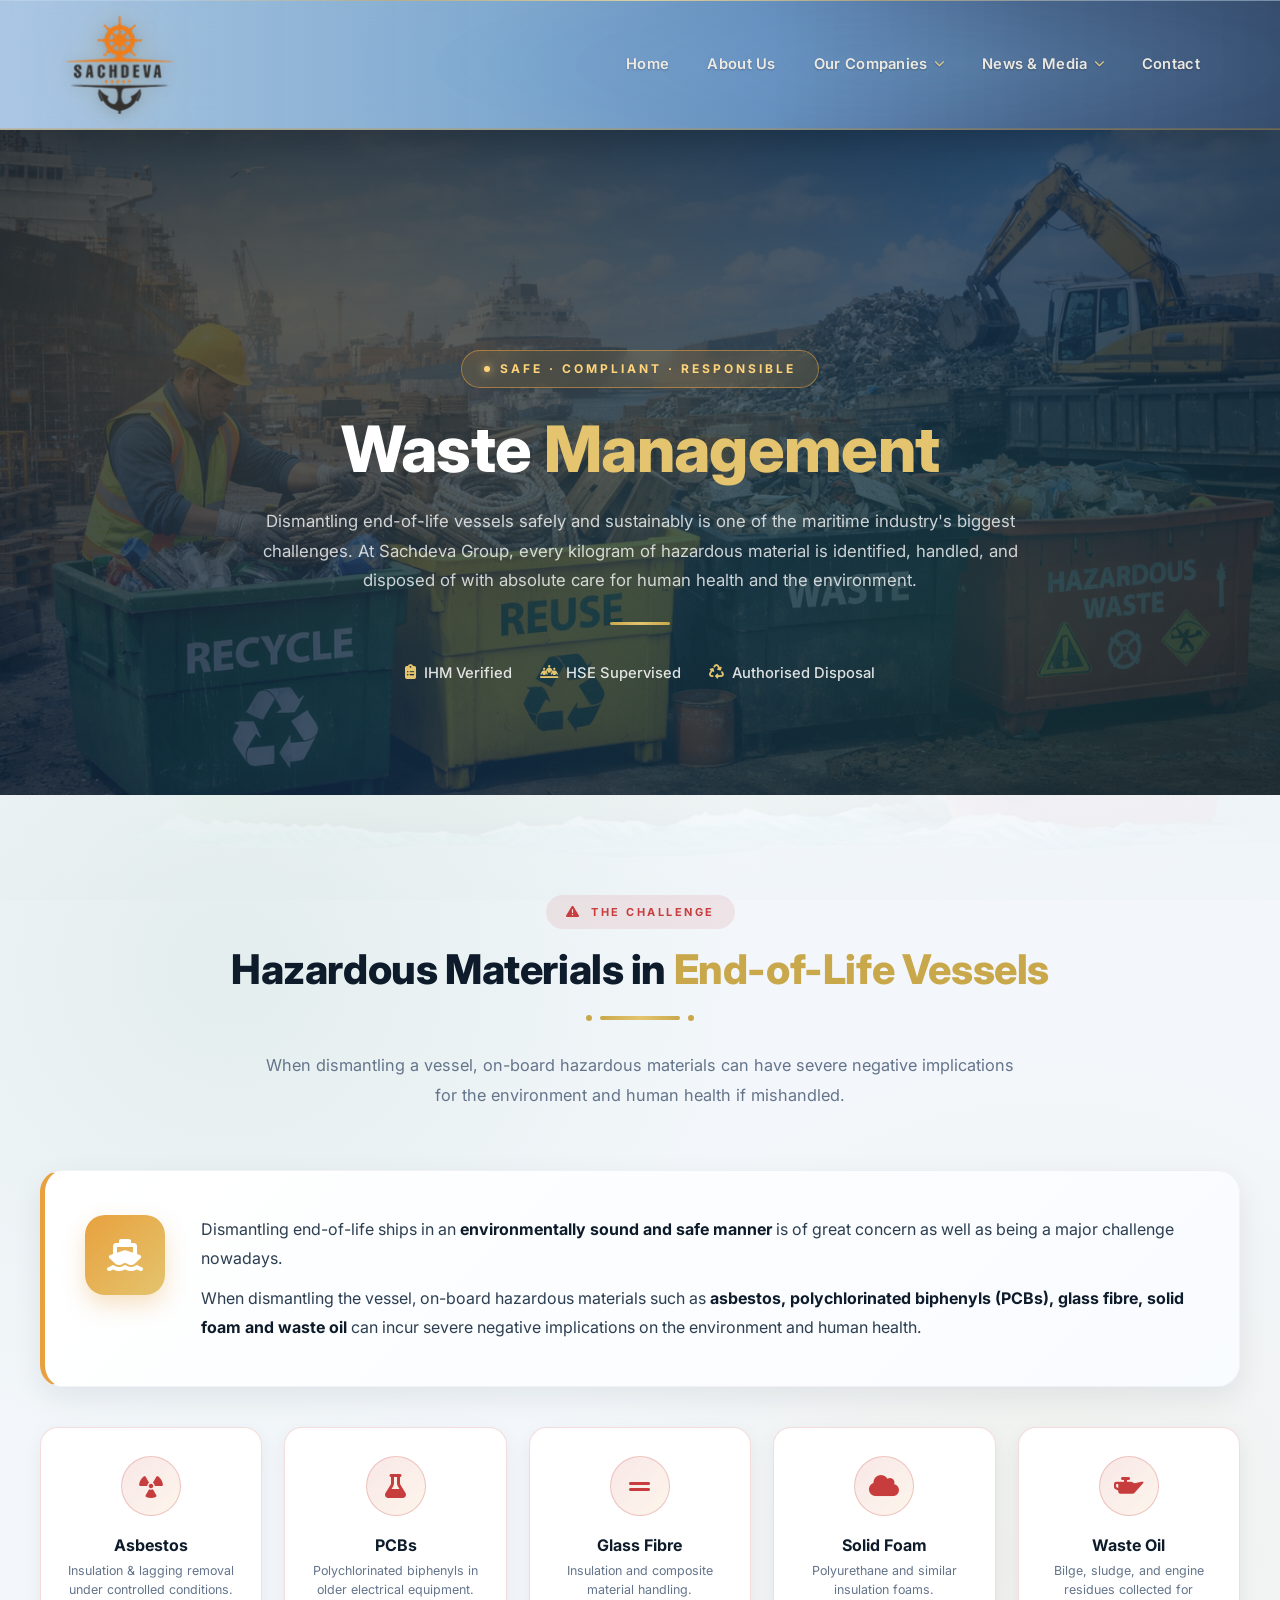
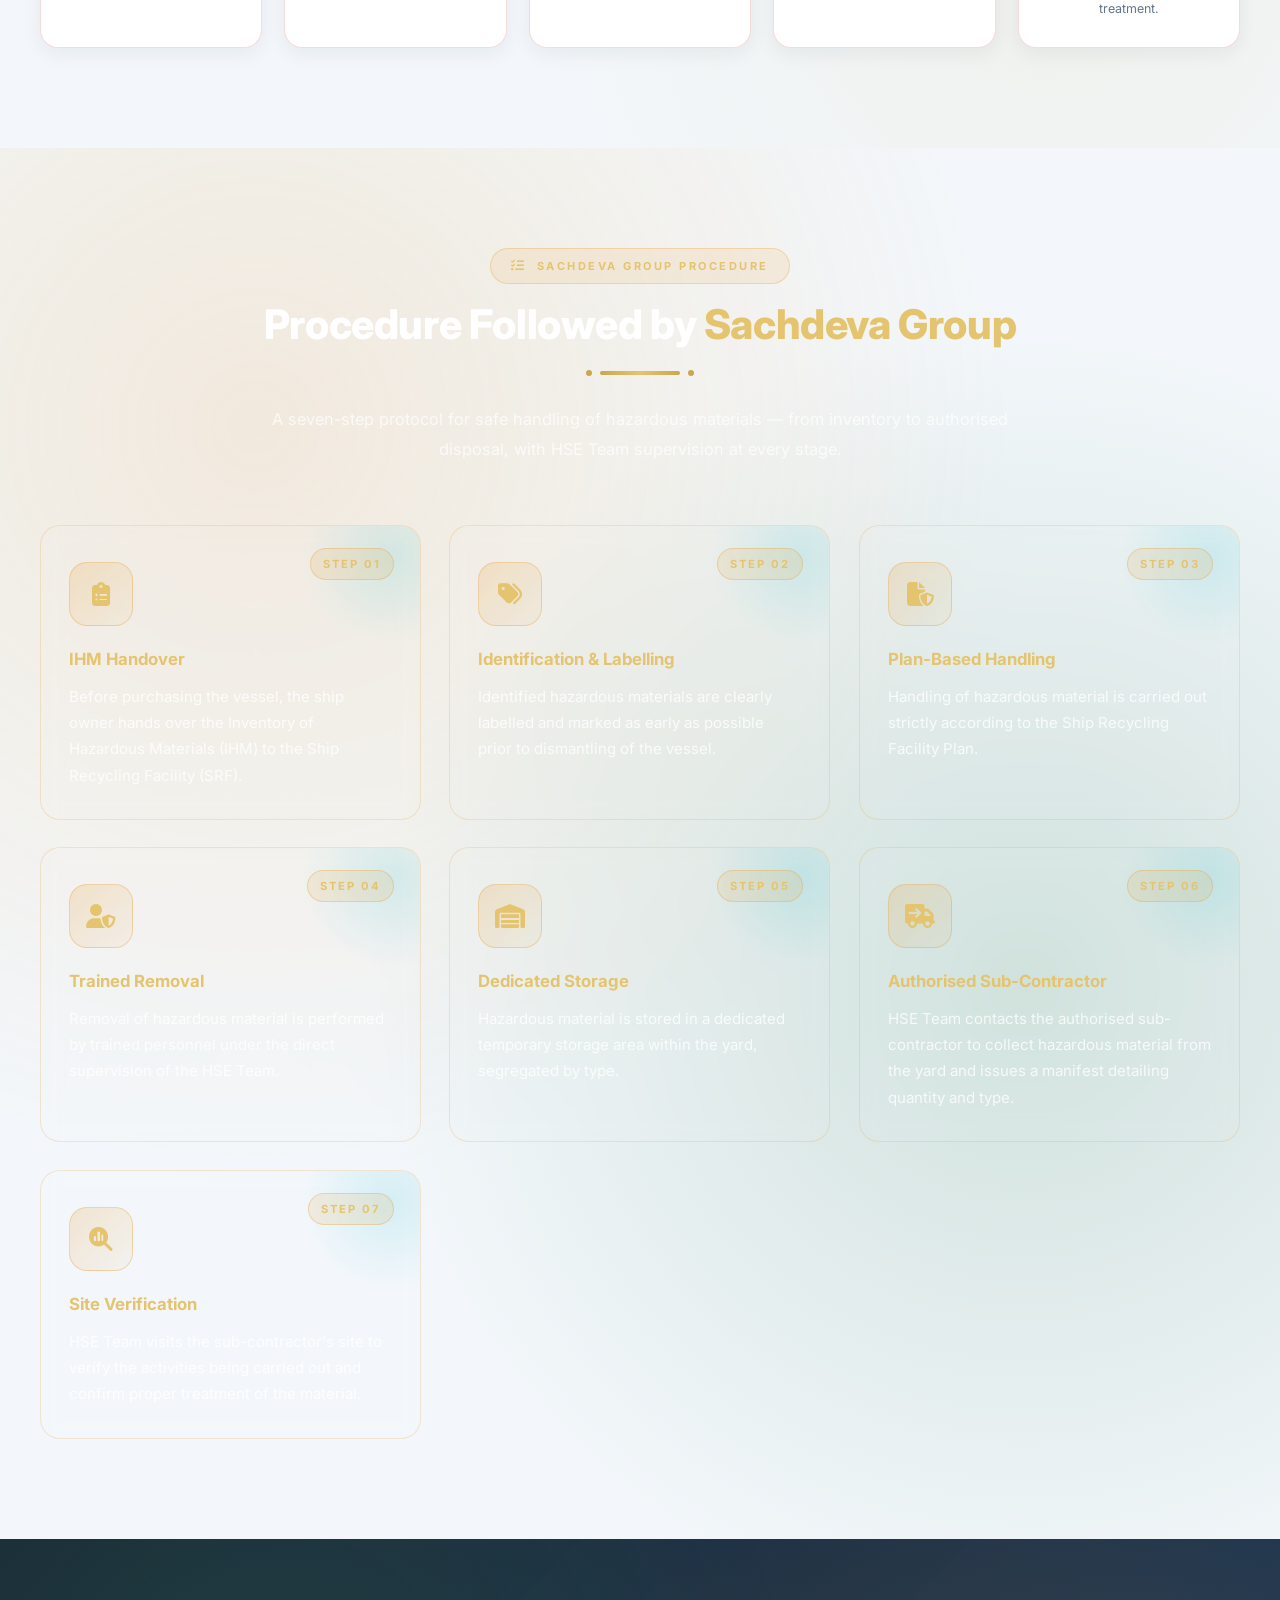
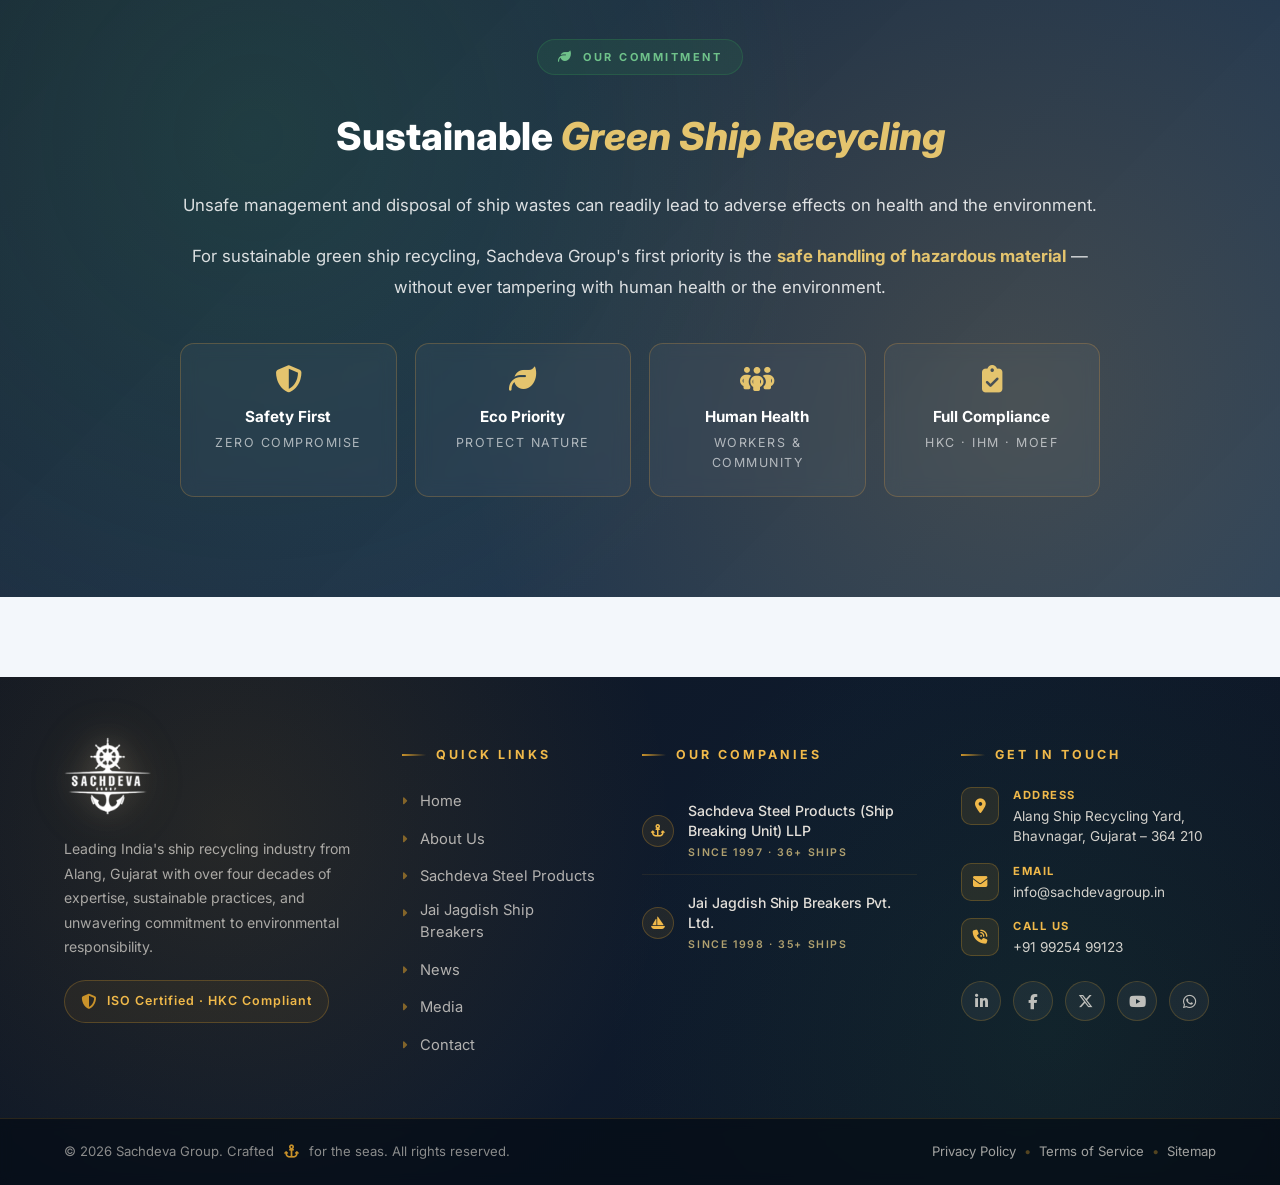
<file: waste-management.html>
<!DOCTYPE html>
<html lang="en">

<head>
    <meta charset="UTF-8" />
    <meta name="viewport" content="width=device-width, initial-scale=1.0" />
    <title>Waste Management – Sachdeva Group | Safe Ship Recycling at Alang</title>
    <meta name="description"
        content="Sachdeva Group's Waste Management — Inventory of Hazardous Materials (IHM), safe handling of asbestos, PCBs, glass fibre, solid foam &amp; waste oil, with HSE Team supervision at every stage." />
    <link href="https://fonts.googleapis.com/css2?family=Inter:wght@300;400;500;600;700;800;900&display=swap"
        rel="stylesheet" />
    <link href="https://cdnjs.cloudflare.com/ajax/libs/font-awesome/6.5.0/css/all.min.css" rel="stylesheet" />
    <link rel="preconnect" href="https://fonts.googleapis.com">
    <link rel="preconnect" href="https://fonts.gstatic.com" crossorigin="">
    <link rel="stylesheet" href="agentapp_static/180193f0_40d1_70d0_7dcd_e2aaa36334c6/f39xi1f8zu/styles.css">
    <link rel="stylesheet" href="css/inline_styles.css">
    <link rel="stylesheet" href="css/marine-footer.css">
    <link rel="stylesheet" href="css/marine-header.css">

    <style>
        *, *::before, *::after { box-sizing: border-box; margin: 0; padding: 0; }

        :root {
            --navy: #0d1b2a;
            --navy-mid: #14304d;
            --navy-light: #1a3553;
            --gold: #c9a84c;
            --gold-light: #e4c46e;
            --gold-bright: #ffd47a;
            --bg: #f3f7fb;
            --white: #ffffff;
            --text: #2c3e50;
            --muted: #64748b;
            --warn-red: #c73d3d;
            --warn-amber: #e8a13e;
            --warn-yellow: #f0c419;
            --eco-green: #2e7d4f;
        }

        html { scroll-behavior: smooth; }

        body {
            font-family: 'Inter', sans-serif;
            background: var(--bg);
            color: var(--text);
            overflow-x: hidden;
            line-height: 1.65;
            -webkit-font-smoothing: antialiased;
        }

        /* ─── HERO ─── */
        .wm-hero {
            position: relative;
            padding: 220px 24px 110px;
            text-align: center;
            background-image:
                linear-gradient(135deg, rgba(13, 27, 42, 0.86) 0%, rgba(20, 48, 77, 0.78) 55%, rgba(13, 27, 42, 0.88) 100%),
                url('images/WasteManagement.png');
            background-size: cover;
            background-position: center;
            background-attachment: fixed;
            overflow: hidden;
            isolation: isolate;
        }

        .wm-hero::before {
            content: '';
            position: absolute;
            inset: 0;
            background-image:
                radial-gradient(ellipse at 22% 28%, rgba(232, 161, 62, 0.20), transparent 50%),
                radial-gradient(ellipse at 78% 72%, rgba(46, 125, 79, 0.20), transparent 50%);
            pointer-events: none;
        }

        .wm-hero > * { position: relative; z-index: 1; }

        .wm-badge {
            display: inline-flex;
            align-items: center;
            gap: 10px;
            background: rgba(232, 161, 62, 0.14);
            border: 1px solid rgba(232, 161, 62, 0.55);
            color: var(--gold-bright);
            font-size: 12px;
            font-weight: 700;
            letter-spacing: 3px;
            text-transform: uppercase;
            padding: 8px 22px;
            border-radius: 50px;
            margin-bottom: 24px;
            backdrop-filter: blur(8px);
        }

        .wm-badge::before {
            content: '';
            width: 6px;
            height: 6px;
            border-radius: 50%;
            background: var(--gold-bright);
            box-shadow: 0 0 10px var(--gold-bright);
        }

        .wm-hero h1 {
            font-size: clamp(2.2rem, 5.2vw, 4rem);
            font-weight: 800;
            color: var(--white);
            line-height: 1.15;
            letter-spacing: -0.01em;
        }

        .wm-hero h1 span { color: var(--gold-light); }

        .wm-hero p {
            max-width: 760px;
            margin: 22px auto 0;
            color: rgba(255, 255, 255, 0.78);
            font-size: 1.05rem;
            line-height: 1.75;
        }

        .gold-divider {
            width: 60px;
            height: 3px;
            background: linear-gradient(90deg, var(--gold), var(--gold-light), var(--gold));
            margin: 26px auto 0;
            border-radius: 2px;
        }

        .wm-hero-meta {
            display: flex;
            gap: 28px;
            justify-content: center;
            margin-top: 36px;
            flex-wrap: wrap;
        }

        .wm-hero-meta span {
            display: inline-flex;
            align-items: center;
            gap: 8px;
            color: rgba(255, 255, 255, 0.85);
            font-size: 0.92rem;
            font-weight: 500;
        }

        .wm-hero-meta i { color: var(--gold-light); }

        /* ─── SECTION SHELL ─── */
        .section { padding: 100px 24px; position: relative; }
        .section-inner { max-width: 1200px; margin: 0 auto; position: relative; }

        .section-light {
            background:
                linear-gradient(180deg, rgba(255, 255, 255, 0.96) 0%, rgba(243, 247, 251, 0.96) 100%),
                url('images/environment1.jpg');
            background-size: cover;
            background-attachment: fixed;
            background-position: center;
        }

        .section-light::before {
            content: '';
            position: absolute;
            inset: 0;
            background-image:
                radial-gradient(circle at 18% 18%, rgba(46, 125, 79, 0.08), transparent 40%),
                radial-gradient(circle at 82% 80%, rgba(201, 168, 76, 0.08), transparent 40%);
            pointer-events: none;
        }

        .section-light .section-inner { position: relative; z-index: 1; }

        .section-head { text-align: center; margin-bottom: 60px; }

        .section-tag {
            display: inline-flex;
            align-items: center;
            gap: 10px;
            background: rgba(199, 61, 61, 0.10);
            color: var(--warn-red);
            font-size: 11px;
            font-weight: 700;
            letter-spacing: 2.5px;
            text-transform: uppercase;
            padding: 8px 20px;
            border-radius: 50px;
            margin-bottom: 16px;
        }

        .section-tag i { font-size: 13px; }

        .section-tag.gold {
            background: rgba(201, 168, 76, 0.12);
            color: var(--gold);
        }

        .section-title {
            font-size: clamp(1.8rem, 3.2vw, 2.6rem);
            font-weight: 800;
            color: var(--navy);
            line-height: 1.2;
            margin-bottom: 14px;
            letter-spacing: -0.01em;
        }

        .section-title span { color: var(--gold); }

        .gold-line {
            display: inline-block;
            width: 80px;
            height: 4px;
            background: linear-gradient(90deg, var(--gold), var(--gold-light), var(--gold));
            margin: 8px 0 22px;
            border-radius: 2px;
            position: relative;
        }

        .gold-line::before, .gold-line::after {
            content: '';
            position: absolute;
            top: 50%;
            transform: translateY(-50%);
            width: 6px;
            height: 6px;
            border-radius: 50%;
            background: var(--gold);
        }

        .gold-line::before { left: -14px; }
        .gold-line::after { right: -14px; }

        .section-sub {
            color: var(--muted);
            font-size: 1.02rem;
            max-width: 760px;
            margin: 0 auto;
            line-height: 1.85;
        }

        /* ─── INTRO CALLOUT ─── */
        .intro-callout {
            background:
                linear-gradient(135deg, rgba(255, 255, 255, 0.96), rgba(248, 251, 255, 0.96));
            border-radius: 22px;
            padding: 44px 40px;
            box-shadow: 0 10px 30px rgba(13, 27, 42, 0.08);
            border: 1px solid rgba(13, 27, 42, 0.05);
            position: relative;
            border-left: 5px solid var(--warn-amber);
            display: grid;
            grid-template-columns: 90px 1fr;
            gap: 26px;
            align-items: flex-start;
        }

        .intro-callout .ic-icon {
            width: 80px;
            height: 80px;
            border-radius: 20px;
            background: linear-gradient(135deg, var(--warn-amber), var(--gold-light));
            display: flex;
            align-items: center;
            justify-content: center;
            color: var(--white);
            font-size: 2rem;
            box-shadow: 0 10px 22px rgba(232, 161, 62, 0.3);
        }

        .intro-callout p {
            color: var(--text);
            font-size: 1rem;
            line-height: 1.8;
            margin-bottom: 12px;
        }

        .intro-callout p:last-child { margin-bottom: 0; }

        .intro-callout strong { color: var(--navy); }

        @media (max-width: 720px) {
            .intro-callout { grid-template-columns: 1fr; padding: 32px 24px; }
        }

        /* ─── HAZARDOUS MATERIALS GRID ─── */
        .hazmat-grid {
            display: grid;
            grid-template-columns: repeat(auto-fit, minmax(180px, 1fr));
            gap: 22px;
            margin-top: 40px;
        }

        .hazmat-chip {
            background: var(--white);
            border-radius: 18px;
            padding: 28px 22px;
            text-align: center;
            border: 1px solid rgba(199, 61, 61, 0.18);
            box-shadow: 0 6px 20px rgba(13, 27, 42, 0.06);
            transition: transform 0.45s cubic-bezier(0.34, 1.56, 0.64, 1), box-shadow 0.4s ease, border-color 0.3s;
            position: relative;
            overflow: hidden;
        }

        .hazmat-chip::before {
            content: '';
            position: absolute;
            top: 0; left: 0; right: 0;
            height: 3px;
            background: linear-gradient(90deg, var(--warn-red), var(--warn-amber));
            transform: scaleX(0);
            transform-origin: left;
            transition: transform 0.5s ease;
        }

        .hazmat-chip:hover {
            transform: translateY(-8px);
            border-color: rgba(199, 61, 61, 0.45);
            box-shadow: 0 22px 44px rgba(199, 61, 61, 0.15);
        }

        .hazmat-chip:hover::before { transform: scaleX(1); }

        .hazmat-chip .hm-icon {
            width: 60px;
            height: 60px;
            margin: 0 auto 16px;
            border-radius: 50%;
            background: linear-gradient(135deg, rgba(199, 61, 61, 0.12), rgba(232, 161, 62, 0.10));
            border: 1px solid rgba(199, 61, 61, 0.25);
            display: flex;
            align-items: center;
            justify-content: center;
            color: var(--warn-red);
            font-size: 1.5rem;
            transition: 0.4s ease;
        }

        .hazmat-chip:hover .hm-icon {
            background: linear-gradient(135deg, var(--warn-red), var(--warn-amber));
            color: #fff;
            transform: rotate(-8deg) scale(1.08);
        }

        .hazmat-chip h4 {
            color: var(--navy);
            font-size: 1rem;
            font-weight: 700;
            margin-bottom: 4px;
        }

        .hazmat-chip p {
            color: var(--muted);
            font-size: 0.78rem;
            line-height: 1.5;
        }

        /* ─── PROCEDURE SECTION (DARK) ─── */
        .section-dark {
            background-image:
                linear-gradient(180deg, rgba(6, 22, 37, 0.92) 0%, rgba(13, 27, 42, 0.92) 50%, rgba(20, 48, 77, 0.92) 100%),
                url('images/WasteManagement.png');
            background-size: cover;
            background-attachment: fixed;
            background-position: center;
            position: relative;
            overflow: hidden;
        }

        .section-dark::before {
            content: '';
            position: absolute;
            inset: 0;
            background-image:
                radial-gradient(circle at 20% 20%, rgba(232, 161, 62, 0.16), transparent 50%),
                radial-gradient(circle at 80% 60%, rgba(46, 125, 79, 0.18), transparent 50%);
            pointer-events: none;
        }

        .section-dark::after {
            content: '';
            position: absolute;
            inset: 0;
            background-image: radial-gradient(rgba(232, 161, 62, 0.08) 1px, transparent 1px);
            background-size: 30px 30px;
            opacity: 0.4;
            pointer-events: none;
            mask-image: radial-gradient(ellipse at center, #000 0%, transparent 75%);
            -webkit-mask-image: radial-gradient(ellipse at center, #000 0%, transparent 75%);
        }

        .section-dark .section-inner { position: relative; z-index: 1; }
        .section-dark .section-title { color: var(--white); }
        .section-dark .section-title span { color: var(--gold-light); }
        .section-dark .section-sub { color: rgba(255, 255, 255, 0.72); }
        .section-dark .section-tag {
            background: rgba(232, 161, 62, 0.12);
            color: var(--gold-light);
            border: 1px solid rgba(232, 161, 62, 0.32);
        }

        /* ─── PROCEDURE CARDS (with rotateX flip-in) ─── */
        .procedure-grid {
            display: grid;
            grid-template-columns: repeat(auto-fit, minmax(310px, 1fr));
            gap: 28px;
            perspective: 1400px;
        }

        .procedure-card {
            position: relative;
            background: rgba(255, 255, 255, 0.04);
            border: 1px solid rgba(232, 161, 62, 0.22);
            border-radius: 20px;
            padding: 36px 28px 30px;
            backdrop-filter: blur(10px);
            -webkit-backdrop-filter: blur(10px);
            overflow: hidden;
            transform: perspective(1000px) rotateX(0) rotateY(0) translateY(0);
            transition: transform 0.4s ease, background 0.4s ease, border-color 0.3s ease, box-shadow 0.4s ease;
            isolation: isolate;
            will-change: transform;
        }

        .procedure-card::before {
            content: '';
            position: absolute;
            top: 0; left: 0; right: 0;
            height: 4px;
            background: linear-gradient(90deg, var(--gold), var(--gold-light), var(--gold));
            transform: scaleX(0);
            transform-origin: left;
            transition: transform 0.5s ease;
            z-index: 3;
        }

        .procedure-card::after {
            content: '';
            position: absolute;
            top: -60px; right: -60px;
            width: 180px;
            height: 180px;
            border-radius: 50%;
            background: radial-gradient(circle, rgba(70, 197, 216, 0.18), transparent 70%);
            transition: transform 0.6s cubic-bezier(0.34, 1.56, 0.64, 1);
            z-index: 0;
        }

        .procedure-card:hover {
            background: rgba(255, 255, 255, 0.07);
            border-color: rgba(232, 161, 62, 0.55);
            box-shadow: 0 30px 60px rgba(0, 0, 0, 0.45);
        }

        .procedure-card:hover::before { transform: scaleX(1); }
        .procedure-card:hover::after { transform: scale(1.8); }

        .procedure-card .icon-wrap {
            position: relative;
            width: 64px;
            height: 64px;
            border-radius: 18px;
            background: linear-gradient(135deg, rgba(232, 161, 62, 0.22), rgba(232, 161, 62, 0.06));
            border: 1px solid rgba(232, 161, 62, 0.35);
            display: flex;
            align-items: center;
            justify-content: center;
            color: var(--gold-light);
            font-size: 1.5rem;
            margin-bottom: 22px;
            transition: transform 0.4s ease;
            z-index: 2;
        }

        .procedure-card .icon-wrap::after {
            content: '';
            position: absolute;
            inset: -6px;
            border-radius: 22px;
            border: 2px solid var(--gold);
            opacity: 0;
            transition: all 0.4s ease;
        }

        .procedure-card:hover .icon-wrap { transform: rotate(-6deg) scale(1.05); }
        .procedure-card:hover .icon-wrap::after { opacity: 0.5; inset: -10px; }

        .step-pill {
            position: absolute;
            top: 22px;
            right: 26px;
            font-size: 0.7rem;
            font-weight: 700;
            letter-spacing: 2px;
            text-transform: uppercase;
            color: var(--gold-light);
            background: rgba(232, 161, 62, 0.14);
            border: 1px solid rgba(232, 161, 62, 0.35);
            padding: 6px 12px;
            border-radius: 20px;
            z-index: 2;
        }

        .procedure-card h3 {
            font-size: 1.05rem;
            font-weight: 700;
            color: var(--gold-light);
            margin-bottom: 12px;
            line-height: 1.4;
            position: relative;
            z-index: 2;
        }

        .procedure-card p {
            color: rgba(255, 255, 255, 0.78);
            font-size: 0.94rem;
            line-height: 1.75;
            position: relative;
            z-index: 2;
        }

        /* ─── COMMITMENT BLOCK ─── */
        .commit-section {
            background:
                linear-gradient(135deg, rgba(13, 27, 42, 0.94) 0%, rgba(20, 48, 77, 0.92) 100%),
                url('images/Environmental-Concerns.jpg') center/cover no-repeat fixed;
            color: #fff;
            position: relative;
            overflow: hidden;
        }

        .commit-section::before {
            content: '';
            position: absolute;
            inset: 0;
            background-image:
                radial-gradient(circle at 20% 30%, rgba(46, 125, 79, 0.20), transparent 50%),
                radial-gradient(circle at 80% 70%, rgba(232, 161, 62, 0.16), transparent 50%);
            pointer-events: none;
        }

        .commit-inner {
            position: relative;
            z-index: 1;
            max-width: 920px;
            margin: 0 auto;
            text-align: center;
        }

        .commit-section .section-tag {
            background: rgba(46, 125, 79, 0.18);
            color: #6fc28a;
            border: 1px solid rgba(46, 125, 79, 0.4);
        }

        .commit-section h2 {
            color: #fff;
            font-size: clamp(1.8rem, 3vw, 2.4rem);
            font-weight: 800;
            margin: 14px 0 22px;
        }

        .commit-section h2 span { color: var(--gold-light); font-style: italic; }

        .commit-section p {
            color: rgba(255, 255, 255, 0.84);
            font-size: 1.05rem;
            line-height: 1.85;
            margin-bottom: 20px;
        }

        .commit-pillars {
            display: grid;
            grid-template-columns: repeat(auto-fit, minmax(180px, 1fr));
            gap: 18px;
            margin-top: 40px;
        }

        .commit-pillar {
            background: rgba(255, 255, 255, 0.04);
            border: 1px solid rgba(232, 161, 62, 0.25);
            border-radius: 14px;
            padding: 22px 18px;
            backdrop-filter: blur(8px);
            transition: 0.4s ease;
        }

        .commit-pillar:hover {
            background: rgba(232, 161, 62, 0.1);
            border-color: var(--gold);
            transform: translateY(-6px);
        }

        .commit-pillar i {
            font-size: 1.7rem;
            color: var(--gold-light);
            margin-bottom: 10px;
        }

        .commit-pillar .cp-title {
            color: #fff;
            font-weight: 700;
            font-size: 0.95rem;
            margin-bottom: 4px;
        }

        .commit-pillar .cp-sub {
            color: rgba(255, 255, 255, 0.62);
            font-size: 0.78rem;
            text-transform: uppercase;
            letter-spacing: 1.5px;
        }

        /* ─── REVEAL ─── */
        .reveal {
            opacity: 0;
            transform: translateY(36px);
            transition: opacity 0.85s cubic-bezier(0.16, 1, 0.3, 1), transform 0.85s cubic-bezier(0.16, 1, 0.3, 1);
        }

        .reveal.visible { opacity: 1; transform: none; }

        .stagger > .reveal { transition-delay: calc(var(--i, 0) * 0.07s); }

        /* RotateX flip-in for procedure cards (1–7) */
        .section-dark .procedure-card.reveal {
            transform: perspective(1400px) rotateX(-25deg) translateY(60px);
            transform-origin: 50% 100%;
            opacity: 0;
            transition:
                opacity 1s cubic-bezier(0.16, 1, 0.3, 1),
                transform 1s cubic-bezier(0.16, 1, 0.3, 1);
        }

        .section-dark .procedure-card.reveal.visible {
            transform: perspective(1000px) rotateX(0deg) rotateY(0deg) translateY(0px);
            opacity: 1;
        }

        @media (prefers-reduced-motion: reduce) {
            .reveal, .reveal.visible {
                transform: none !important;
                transition: none !important;
            }
        }

        @media (max-width: 768px) {
            .wm-hero { padding: 160px 18px 80px; background-attachment: scroll; }
            .section { padding: 70px 18px; }
        }
    </style>
</head>

<body>
    <!-- ─── MARINE HEADER ─── -->
    <header id="header" class="marine-header">
        <div class="mh-topbar">
            <div class="mh-topbar-inner">
                <div class="mh-topbar-left">
                    <a href="mailto:info@sachdevagroup.in"><i class="fas fa-envelope"></i> info@sachdevagroup.in</a>
                    <a href="tel:+919925499123"><i class="fas fa-phone"></i> +91 99254 99123</a>
                </div>
                <div class="mh-topbar-right">
                    <span class="mh-tb-label">Follow:</span>
                    <a href="#" title="LinkedIn"><i class="fab fa-linkedin-in"></i></a>
                    <a href="#" title="Facebook"><i class="fab fa-facebook-f"></i></a>
                    <a href="#" title="Twitter / X"><i class="fab fa-x-twitter"></i></a>
                    <a href="https://wa.me/919925499123" target="_blank" title="WhatsApp"><i class="fab fa-whatsapp"></i></a>
                </div>
            </div>
        </div>
        <div class="mh-main">
            <div class="mh-main-inner">
                <a href="index.html" class="mh-logo">
                    <img src="images/logo.png" alt="Sachdeva Group">
                    <div class="mh-logo-text">Sachdeva Group<span>Ship Recycling · Since 1983</span></div>
                </a>
                <nav class="mh-nav">
                    <ul class="mh-nav-list">
                        <li><a href="index.html">Home</a></li>
                        <li><a href="about.html">About Us</a></li>
                        <li class="mh-has-submenu">
                            <a href="javascript:void(0)" role="button" aria-haspopup="true">Our Companies <i class="fas fa-chevron-down"></i></a>
                            <ul class="mh-submenu" style="min-width: 300px;">
                                <li><a href="sspsb.html">Sachdeva Steel Products (Ship Breakers)</a></li>
                                <li><a href="jjsb.html">Jai Jagdish Ship Breakers</a></li>
                            </ul>
                        </li>
                        <li class="mh-has-submenu">
                            <a href="news.html">News &amp; Media <i class="fas fa-chevron-down"></i></a>
                            <ul class="mh-submenu">
                                <li><a href="news.html">News</a></li>
                                <li><a href="gallery.html">Media</a></li>
                            </ul>
                        </li>
                        <li><a href="Contact.html">Contact</a></li>
                    </ul>
                </nav>
                <a href="Contact.html" class="mh-cta">
                    <i class="fas fa-anchor"></i> Get Quote
                </a>
                <button class="mh-toggle" aria-label="Menu">
                    <span></span><span></span><span></span>
                </button>
            </div>
        </div>
    </header>
    <script src="js/marine-header.js"></script>

    <!-- ─── HERO ─── -->
    <section class="wm-hero">
        <span class="wm-badge">Safe · Compliant · Responsible</span>
        <h1>Waste <span>Management</span></h1>
        <p>Dismantling end-of-life vessels safely and sustainably is one of the maritime industry's biggest
            challenges. At Sachdeva Group, every kilogram of hazardous material is identified, handled, and
            disposed of with absolute care for human health and the environment.</p>
        <div class="gold-divider"></div>

        <div class="wm-hero-meta">
            <span><i class="fas fa-clipboard-list"></i> IHM Verified</span>
            <span><i class="fas fa-people-line"></i> HSE Supervised</span>
            <span><i class="fas fa-recycle"></i> Authorised Disposal</span>
        </div>
    </section>

    <!-- ─── INTRO + HAZARDOUS MATERIALS ─── -->
    <section class="section section-light">
        <div class="section-inner">
            <div class="section-head reveal">
                <span class="section-tag"><i class="fas fa-triangle-exclamation"></i> The Challenge</span>
                <h2 class="section-title">Hazardous Materials in <span>End-of-Life Vessels</span></h2>
                <div class="gold-line"></div>
                <p class="section-sub">When dismantling a vessel, on-board hazardous materials can have severe
                    negative implications for the environment and human health if mishandled.</p>
            </div>

            <div class="intro-callout reveal">
                <div class="ic-icon"><i class="fas fa-ship"></i></div>
                <div>
                    <p>Dismantling end-of-life ships in an <strong>environmentally sound and safe manner</strong>
                        is of great concern as well as being a major challenge nowadays.</p>
                    <p>When dismantling the vessel, on-board hazardous materials such as <strong>asbestos,
                            polychlorinated biphenyls (PCBs), glass fibre, solid foam and waste oil</strong> can
                        incur severe negative implications on the environment and human health.</p>
                </div>
            </div>

            <div class="hazmat-grid stagger">
                <div class="hazmat-chip reveal" style="--i:0">
                    <div class="hm-icon"><i class="fas fa-radiation"></i></div>
                    <h4>Asbestos</h4>
                    <p>Insulation &amp; lagging removal under controlled conditions.</p>
                </div>
                <div class="hazmat-chip reveal" style="--i:1">
                    <div class="hm-icon"><i class="fas fa-flask"></i></div>
                    <h4>PCBs</h4>
                    <p>Polychlorinated biphenyls in older electrical equipment.</p>
                </div>
                <div class="hazmat-chip reveal" style="--i:2">
                    <div class="hm-icon"><i class="fas fa-grip-lines"></i></div>
                    <h4>Glass Fibre</h4>
                    <p>Insulation and composite material handling.</p>
                </div>
                <div class="hazmat-chip reveal" style="--i:3">
                    <div class="hm-icon"><i class="fas fa-cloud"></i></div>
                    <h4>Solid Foam</h4>
                    <p>Polyurethane and similar insulation foams.</p>
                </div>
                <div class="hazmat-chip reveal" style="--i:4">
                    <div class="hm-icon"><i class="fas fa-oil-can"></i></div>
                    <h4>Waste Oil</h4>
                    <p>Bilge, sludge, and engine residues collected for treatment.</p>
                </div>
            </div>
        </div>
    </section>

    <!-- ─── PROCEDURE (7 STEPS, DARK SECTION) ─── -->
    <section class="section section-dark">
        <div class="section-inner">
            <div class="section-head reveal">
                <span class="section-tag gold"><i class="fas fa-list-check"></i> Sachdeva Group Procedure</span>
                <h2 class="section-title">Procedure Followed by <span>Sachdeva Group</span></h2>
                <div class="gold-line"></div>
                <p class="section-sub">A seven-step protocol for safe handling of hazardous materials — from
                    inventory to authorised disposal, with HSE Team supervision at every stage.</p>
            </div>

            <div class="procedure-grid stagger">
                <div class="procedure-card reveal" style="--i:0">
                    <span class="step-pill">Step 01</span>
                    <div class="icon-wrap"><i class="fas fa-clipboard-list"></i></div>
                    <h3>IHM Handover</h3>
                    <p>Before purchasing the vessel, the ship owner hands over the Inventory of Hazardous
                        Materials (IHM) to the Ship Recycling Facility (SRF).</p>
                </div>

                <div class="procedure-card reveal" style="--i:1">
                    <span class="step-pill">Step 02</span>
                    <div class="icon-wrap"><i class="fas fa-tags"></i></div>
                    <h3>Identification &amp; Labelling</h3>
                    <p>Identified hazardous materials are clearly labelled and marked as early as possible
                        prior to dismantling of the vessel.</p>
                </div>

                <div class="procedure-card reveal" style="--i:2">
                    <span class="step-pill">Step 03</span>
                    <div class="icon-wrap"><i class="fas fa-file-shield"></i></div>
                    <h3>Plan-Based Handling</h3>
                    <p>Handling of hazardous material is carried out strictly according to the Ship Recycling
                        Facility Plan.</p>
                </div>

                <div class="procedure-card reveal" style="--i:3">
                    <span class="step-pill">Step 04</span>
                    <div class="icon-wrap"><i class="fas fa-user-shield"></i></div>
                    <h3>Trained Removal</h3>
                    <p>Removal of hazardous material is performed by trained personnel under the direct
                        supervision of the HSE Team.</p>
                </div>

                <div class="procedure-card reveal" style="--i:4">
                    <span class="step-pill">Step 05</span>
                    <div class="icon-wrap"><i class="fas fa-warehouse"></i></div>
                    <h3>Dedicated Storage</h3>
                    <p>Hazardous material is stored in a dedicated temporary storage area within the yard,
                        segregated by type.</p>
                </div>

                <div class="procedure-card reveal" style="--i:5">
                    <span class="step-pill">Step 06</span>
                    <div class="icon-wrap"><i class="fas fa-truck-arrow-right"></i></div>
                    <h3>Authorised Sub-Contractor</h3>
                    <p>HSE Team contacts the authorised sub-contractor to collect hazardous material from the
                        yard and issues a manifest detailing quantity and type.</p>
                </div>

                <div class="procedure-card reveal" style="--i:6">
                    <span class="step-pill">Step 07</span>
                    <div class="icon-wrap"><i class="fas fa-magnifying-glass-chart"></i></div>
                    <h3>Site Verification</h3>
                    <p>HSE Team visits the sub-contractor's site to verify the activities being carried out and
                        confirm proper treatment of the material.</p>
                </div>
            </div>
        </div>
    </section>

    <!-- ─── COMMITMENT BLOCK ─── -->
    <section class="section commit-section">
        <div class="commit-inner">
            <div class="reveal">
                <span class="section-tag"><i class="fas fa-leaf"></i> Our Commitment</span>
                <h2>Sustainable <span>Green Ship Recycling</span></h2>
                <p>Unsafe management and disposal of ship wastes can readily lead to adverse effects on health
                    and the environment.</p>
                <p>For sustainable green ship recycling, Sachdeva Group's first priority is the <strong
                        style="color: var(--gold-light);">safe handling of hazardous material</strong>
                    — without ever tampering with human health or the environment.</p>
            </div>

            <div class="commit-pillars stagger">
                <div class="commit-pillar reveal" style="--i:0">
                    <i class="fas fa-shield-halved"></i>
                    <div class="cp-title">Safety First</div>
                    <div class="cp-sub">Zero Compromise</div>
                </div>
                <div class="commit-pillar reveal" style="--i:1">
                    <i class="fas fa-leaf"></i>
                    <div class="cp-title">Eco Priority</div>
                    <div class="cp-sub">Protect Nature</div>
                </div>
                <div class="commit-pillar reveal" style="--i:2">
                    <i class="fas fa-people-group"></i>
                    <div class="cp-title">Human Health</div>
                    <div class="cp-sub">Workers &amp; Community</div>
                </div>
                <div class="commit-pillar reveal" style="--i:3">
                    <i class="fas fa-clipboard-check"></i>
                    <div class="cp-title">Full Compliance</div>
                    <div class="cp-sub">HKC · IHM · MoEF</div>
                </div>
            </div>
        </div>
    </section>

    <!-- ─── MARINE FOOTER ─── -->
    <footer id="footer" class="marine-footer">
        <div class="footer-bubbles" id="footerBubbles"></div>

        <div class="marine-footer-inner">
            <div class="marine-footer-grid">
                <div class="ftr-col">
                    <div class="ftr-logo">
                        <img src="images/logo-white.png" alt="Sachdeva Group">
                        <div class="ftr-logo-text">
                            Sachdeva Group
                            <span>Ship Recycling · Since 1983</span>
                        </div>
                    </div>
                    <p class="ftr-about-text">
                        Leading India's ship recycling industry from Alang, Gujarat with over four decades of
                        expertise, sustainable practices, and unwavering commitment to environmental responsibility.
                    </p>
                    <div class="ftr-trust-badge">
                        <i class="fas fa-shield-halved"></i>
                        ISO Certified · HKC Compliant
                    </div>
                </div>

                <div class="ftr-col">
                    <h4>Quick Links</h4>
                    <ul class="ftr-links">
                        <li><a href="index.html">Home</a></li>
                        <li><a href="about.html">About Us</a></li>
                        <li><a href="sspsb.html">Sachdeva Steel Products</a></li>
                        <li><a href="jjsb.html">Jai Jagdish Ship Breakers</a></li>
                        <li><a href="news.html">News</a></li>
                        <li><a href="gallery.html">Media</a></li>
                        <li><a href="Contact.html">Contact</a></li>
                    </ul>
                </div>

                <div class="ftr-col">
                    <h4>Our Companies</h4>
                    <ul class="ftr-companies">
                        <li>
                            <a href="sspsb.html">
                                <span class="cmp-icon"><i class="fas fa-anchor"></i></span>
                                <span class="cmp-text">
                                    Sachdeva Steel Products (Ship Breaking Unit) LLP
                                    <small>Since 1997 · 36+ Ships</small>
                                </span>
                            </a>
                        </li>
                        <li>
                            <a href="jjsb.html">
                                <span class="cmp-icon"><i class="fas fa-sailboat"></i></span>
                                <span class="cmp-text">
                                    Jai Jagdish Ship Breakers Pvt. Ltd.
                                    <small>Since 1998 · 35+ Ships</small>
                                </span>
                            </a>
                        </li>
                    </ul>
                </div>

                <div class="ftr-col">
                    <h4>Get In Touch</h4>
                    <ul class="ftr-contact">
                        <li>
                            <span class="ci-icon"><i class="fas fa-location-dot"></i></span>
                            <div class="ci-meta">
                                <b>Address</b>
                                Alang Ship Recycling Yard,<br>Bhavnagar, Gujarat – 364 210
                            </div>
                        </li>
                        <li>
                            <span class="ci-icon"><i class="fas fa-envelope"></i></span>
                            <div class="ci-meta">
                                <b>Email</b>
                                <a href="mailto:info@sachdevagroup.in">info@sachdevagroup.in</a>
                            </div>
                        </li>
                        <li>
                            <span class="ci-icon"><i class="fas fa-phone-volume"></i></span>
                            <div class="ci-meta">
                                <b>Call Us</b>
                                <a href="tel:+919925499123">+91 99254 99123</a>
                            </div>
                        </li>
                    </ul>

                    <div class="ftr-social-row">
                        <a href="#" class="ftr-social-btn" title="LinkedIn"><i class="fab fa-linkedin-in"></i></a>
                        <a href="#" class="ftr-social-btn" title="Facebook"><i class="fab fa-facebook-f"></i></a>
                        <a href="#" class="ftr-social-btn" title="Twitter / X"><i class="fab fa-x-twitter"></i></a>
                        <a href="#" class="ftr-social-btn" title="YouTube"><i class="fab fa-youtube"></i></a>
                        <a href="https://wa.me/919925499123" target="_blank" class="ftr-social-btn" title="WhatsApp"><i class="fab fa-whatsapp"></i></a>
                    </div>
                </div>
            </div>
        </div>

        <div class="marine-footer-bottom">
            <p>© 2026 Sachdeva Group. Crafted <i class="fas fa-anchor"></i> for the seas. All rights reserved.</p>
            <div class="ftr-bottom-links">
                <a href="#">Privacy Policy</a>
                <span>•</span>
                <a href="#">Terms of Service</a>
                <span>•</span>
                <a href="#">Sitemap</a>
            </div>
        </div>
    </footer>
    <script src="js/marine-footer.js"></script>

    <button id="backToTop" class="back-to-top" aria-label="Back to top">
        <svg width="24" height="24" viewBox="0 0 24 24" fill="none" stroke="currentColor" stroke-width="2">
            <line x1="12" y1="19" x2="12" y2="5"></line>
            <polyline points="5 12 12 5 19 12"></polyline>
        </svg>
    </button>

    <script>
        // Reveal-on-scroll
        (function () {
            const reveals = document.querySelectorAll('.reveal');
            if ('IntersectionObserver' in window) {
                const io = new IntersectionObserver((entries) => {
                    entries.forEach((e) => {
                        if (e.isIntersecting) {
                            e.target.classList.add('visible');
                            io.unobserve(e.target);
                        }
                    });
                }, { threshold: 0.12 });
                reveals.forEach((el) => io.observe(el));
            } else {
                reveals.forEach((el) => el.classList.add('visible'));
            }
        })();

        // Back to top
        (function () {
            const btt = document.getElementById('backToTop');
            if (btt) {
                window.addEventListener('scroll', () => {
                    if (window.scrollY > 400) btt.classList.add('show');
                    else btt.classList.remove('show');
                });
                btt.addEventListener('click', () => window.scrollTo({ top: 0, behavior: 'smooth' }));
            }
        })();

        // Cursor-tracked tilt on procedure & hazmat cards
        (function () {
            const isTouch = window.matchMedia('(hover: none)').matches;
            const reduced = window.matchMedia('(prefers-reduced-motion: reduce)').matches;
            if (isTouch || reduced) return;

            const cards = document.querySelectorAll('.procedure-card, .hazmat-chip');
            cards.forEach((card) => {
                card.addEventListener('mousemove', (e) => {
                    const rect = card.getBoundingClientRect();
                    const x = e.clientX - rect.left;
                    const y = e.clientY - rect.top;
                    const centerX = rect.width / 2;
                    const centerY = rect.height / 2;
                    const rotateX = ((y - centerY) / centerY) * -5;
                    const rotateY = ((x - centerX) / centerX) *  5;
                    card.style.transform =
                        `perspective(1000px) rotateX(${rotateX.toFixed(2)}deg) rotateY(${rotateY.toFixed(2)}deg) translateY(-15px)`;
                });
                card.addEventListener('mouseleave', () => {
                    card.style.transform = 'perspective(1000px) rotateX(0) rotateY(0) translateY(0)';
                });
            });
        })();
    </script>
</body>

</html>
</file>
<file: agentapp_static/180193f0_40d1_70d0_7dcd_e2aaa36334c6/f39xi1f8zu/styles.css>
/* ========================================
   GLOBAL RESET & VARIABLES
======================================== */
* {
    margin: 0;
    padding: 0;
    box-sizing: border-box;
}

:root {
    --navy-blue: #0a2540;
    --steel-grey: #64748b;
    --light-grey: #f1f5f9;
    --gold-accent: #d4af37;
    --white: #ffffff;
    --dark-overlay: rgba(10, 37, 64, 0.85);
    --transition-smooth: all 0.4s cubic-bezier(0.4, 0, 0.2, 1);
}

html {
    scroll-behavior: smooth;
}

body {
    font-family: 'Inter', -apple-system, BlinkMacSystemFont, 'Segoe UI', sans-serif;
    line-height: 1.6;
    color: #333;
    overflow-x: hidden;
    background: var(--white);
}

body.loaded .page-loader {
    opacity: 0;
    visibility: hidden;
}

.container {
    max-width: 1200px;
    margin: 0 auto;
    padding: 0 20px;
}

.section-padding {
    padding: 120px 0;
}

.hero-section {
    position: relative;
    height: 100vh;
    min-height: 600px;
    display: flex;
    align-items: center;
    justify-content: center;
    text-align: center;
    overflow: hidden;
}

/* Hero Content */
.hero-content {
    position: relative;
    z-index: 2;
    padding: 20px;
    max-width: 1200px;
}

/* Title Styling */
.hero-title {
    font-weight: 700;
    line-height: 1.2;
    margin-bottom: 20px;
}

/* Responsive Lines */
.title-line {
    display: block;
    font-size: clamp(28px, 5vw, 60px);
    color: #ffffff;
}


/* ========================================
   PAGE LOADER with SHIP ANIMATION
======================================== */
.page-loader {
    position: fixed;
    top: 0;
    left: 0;
    width: 100%;
    height: 100%;
    background: var(--navy-blue);
    display: flex;
    align-items: center;
    justify-content: center;
    z-index: 10000;
    transition: opacity 0.5s, visibility 0.5s;
}

.ship-loader {
    text-align: center;
}

.ship-svg {
    width: 200px;
    height: 100px;
    margin-bottom: 20px;
}

.wave {
    animation: wave-animation 2s ease-in-out infinite;
}

.wave-2 {
    animation-delay: 0.3s;
}

.ship-icon {
    animation: ship-float 3s ease-in-out infinite;
}

@keyframes wave-animation {
    0%, 100% { transform: translateX(0); }
    50% { transform: translateX(-10px); }
}

@keyframes ship-float {
    0%, 100% { transform: translateY(0); }
    50% { transform: translateY(-10px); }
}

.ship-loader p {
    color: var(--gold-accent);
    font-size: 18px;
    font-weight: 600;
    letter-spacing: 2px;
    animation: pulse-text 1.5s ease-in-out infinite;
}

@keyframes pulse-text {
    0%, 100% { opacity: 1; }
    50% { opacity: 0.5; }
}

/* ========================================
   HEADER / NAVIGATION
======================================== */
.header {
    position: fixed;
    top: 0;
    left: 0;
    width: 100%;
    z-index: 1000;
    transition: var(--transition-smooth);
    background: transparent;
    padding: 10px 0;
}

.header.scrolled {
    background: var(--navy-blue);
    box-shadow: 0 4px 30px rgba(0, 0, 0, 0.3);
    padding: 5px 0;
}

.nav-container {
    max-width: 1400px;
    margin: 0 auto;
    padding: 15px 40px;
    display: flex;
    justify-content: space-between;
    align-items: center;
}



@keyframes rotate-icon {
    from { transform: rotate(0deg); }
    to { transform: rotate(360deg); }
}



.nav-menu {
    display: flex;
    list-style: none;
    gap: 40px;
}

.nav-link {
    color: var(--white);
    text-decoration: none;
    font-weight: 600;
    font-size: 15px;
    letter-spacing: 0.5px;
    transition: var(--transition-smooth);
    position: relative;
    padding: 5px 0;
}

.nav-link::before {
    content: '';
    position: absolute;
    bottom: 0;
    left: 50%;
    transform: translateX(-50%);
    width: 0;
    height: 3px;
    background: linear-gradient(90deg, transparent, var(--gold-accent), transparent);
    transition: width 0.3s ease;
}

.nav-link:hover::before,
.nav-link.active-link::before {
    width: 100%;
}

.nav-link:hover {
    color: var(--gold-accent);
    transform: translateY(-2px);
}

/* ========================================
   SUBMENU STYLES - DESKTOP & MOBILE
======================================== */
.has-submenu {
    position: relative;
}

.has-submenu > .nav-link {
    cursor: pointer;
    position: relative;
}

.has-submenu > .nav-link::after {
    content: '\25BC';
    font-size: 0.7em;
    margin-left: 0.4em;
    transition: transform 0.3s ease;
    display: inline-block;
}

.has-submenu:hover > .nav-link::after,
.has-submenu[aria-expanded="true"] > .nav-link::after {
    transform: rotate(180deg);
}

/* Desktop Submenu - Dropdown */
.nav-submenu {
    display: none;
    position: absolute;
    left: 0;
    top: 100%;
    min-width: 200px;
    background: linear-gradient(135deg, rgba(10, 37, 64, 0.98), rgba(10, 37, 64, 0.95));
    box-shadow: 0 12px 40px rgba(0, 0, 0, 0.25), inset 0 1px 0 rgba(212, 175, 55, 0.2);
    border-radius: 0 0 12px 12px;
    border: 1px solid rgba(212, 175, 55, 0.3);
    z-index: 100;
    padding: 8px 0;
    opacity: 0;
    pointer-events: none;
    transform: translateY(-10px);
    transition: all 0.35s cubic-bezier(0.34, 1.56, 0.64, 1);
    backdrop-filter: blur(10px);
}

.has-submenu:hover > .nav-submenu,
.has-submenu:focus-within > .nav-submenu,
.has-submenu.submenu-open > .nav-submenu {
    display: block;
    opacity: 1;
    pointer-events: auto;
    transform: translateY(0);
}

.nav-submenu li {
    width: 100%;
    list-style: none;
}

.nav-submenu .nav-link {
    padding: 12px 24px;
    color: #fff;
    display: block;
    white-space: nowrap;
    font-size: 14px;
    font-weight: 500;
    transition: all 0.25s ease;
    position: relative;
    border-left: 3px solid transparent;
}

.nav-submenu .nav-link::before {
    width: 0;
    height: 2px;
    bottom: 0;
}

.nav-submenu .nav-link:hover {
    background: rgba(212, 175, 55, 0.15);
    color: var(--gold-accent);
    border-left-color: var(--gold-accent);
    padding-left: 28px;
    transform: translateX(4px);
}

.nav-submenu .nav-link:hover::before {
    width: 100%;
}

/* Mobile Submenu - Accordion */
@media (max-width: 900px) {
    .has-submenu {
        width: 100%;
    }

    .has-submenu > .nav-link {
        display: flex;
        justify-content: space-between;
        align-items: center;
        width: 100%;
    }

    .has-submenu > .nav-link::after {
        content: '\25BC';
        font-size: 0.7em;
        margin-left: auto;
        transition: transform 0.3s ease;
        float: none;
    }

    .nav-submenu {
        position: static;
        background: rgba(10, 37, 64, 0.95);
        box-shadow: inset 0 2px 8px rgba(0, 0, 0, 0.3);
        border: none;
        border-radius: 0;
        min-width: 0;
        padding: 0 0 0 1.5em;
        opacity: 1;
        display: none;
        max-height: 0;
        overflow: hidden;
        transform: translateY(0);
        transition: max-height 0.4s cubic-bezier(0.4, 0, 0.2, 1),
                    padding 0.4s cubic-bezier(0.4, 0, 0.2, 1);
    }

    .has-submenu.submenu-open > .nav-submenu {
        display: block;
        max-height: 500px;
        opacity: 1;
        pointer-events: auto;
        padding: 8px 0 8px 1.5em;
    }

    .nav-submenu .nav-link {
        color: #fff;
        padding: 10px 1.5em;
        font-size: 13px;
        border-left: 2px solid transparent;
        font-weight: 500;
    }

    .nav-submenu .nav-link:hover {
        background: rgba(212, 175, 55, 0.12);
        border-left-color: var(--gold-accent);
        padding-left: calc(1.5em + 4px);
    }
}

.mobile-menu-toggle {
    display: none;
    flex-direction: column;
    cursor: pointer;
    gap: 5px;
}

.mobile-menu-toggle span {
    width: 28px;
    height: 3px;
    background: var(--white);
    transition: var(--transition-smooth);
    border-radius: 3px;
}

/* ========================================
   HERO SECTION - ENHANCED
======================================== */
.hero-section {
    position: relative;
    height: 100vh;
    display: flex;
    align-items: center;
    justify-content: center;
    overflow: hidden;
}

.video-background {
    position: absolute;
    top: 0;
    left: 0;
    width: 100%;
    height: 100%;
    z-index: -1;
}

.video-background video {
    width: 100%;
    height: 100%;
    object-fit: cover;
}

.video-overlay {
    position: absolute;
    top: 0;
    left: 0;
    width: 100%;
    height: 100%;
  background: linear-gradient(
        to bottom,
        rgba(0, 0, 0, 0.3),
        rgba(0, 0, 0, 0.4)
    );

}

/* Animated Particles */
.particles {
    position: absolute;
    top: 0;
    left: 0;
    width: 100%;
    height: 100%;
    z-index: 1;
    pointer-events: none;
}

.hero-content {
    text-align: center;
    color: var(--white);
    z-index: 10;
    max-width: 1000px;
    padding: 0 20px;
    animation: hero-content-fade 1.5s ease-out;
}

@keyframes hero-content-fade {
    from {
        opacity: 0;
        transform: translateY(50px);
    }
    to {
        opacity: 1;
        transform: translateY(0);
    }
}

.hero-badge {
    display: inline-block;
    padding: 10px 30px;
    background: rgba(212, 175, 55, 0.2);
    border: 2px solid var(--gold-accent);
    border-radius: 50px;
    margin-bottom: 30px;
    animation: badge-glow 2s ease-in-out infinite;
}

@keyframes badge-glow {
    0%, 100% {
        box-shadow: 0 0 10px rgba(212, 175, 55, 0.3);
    }
    50% {
        box-shadow: 0 0 30px rgba(212, 175, 55, 0.6);
    }
}

.badge-text {
    color: var(--gold-accent);
    font-weight: 700;
    letter-spacing: 3px;
    font-size: 14px;
    text-transform: uppercase;
}

.hero-title {
    font-size: clamp(40px, 7vw, 80px);
    font-weight: 900;
    line-height: 1.2;
    margin-bottom: 30px;
    text-shadow: 3px 3px 6px rgba(0, 0, 0, 0.5);
}

.title-line {
    display: block;
    animation: slide-up 1s ease-out backwards;
}

.title-line:nth-child(2) {
    animation-delay: 0.3s;
}

@keyframes slide-up {
    from {
        opacity: 0;
        transform: translateY(50px);
    }
    to {
        opacity: 1;
        transform: translateY(0);
    }
}

.highlight-gradient {
    background: linear-gradient(135deg, var(--gold-accent), #ffd700);
    -webkit-background-clip: text;
    /* -webkit-text-fill-color: transparent; */
    background-clip: text;
}

.hero-divider {
    display: flex;
    align-items: center;
    justify-content: center;
    gap: 20px;
    margin: 30px 0;
    animation: divider-expand 1s ease-out 0.6s backwards;
}

@keyframes divider-expand {
    from {
        opacity: 0;
        transform: scaleX(0);
    }
    to {
        opacity: 1;
        transform: scaleX(1);
    }
}

.divider-line {
    width: 80px;
    height: 2px;
    background: linear-gradient(90deg, transparent, var(--gold-accent), transparent);
}

.hero-subtitle {
    font-size: clamp(14px, 2vw, 18px);
    letter-spacing: 4px;
    font-weight: 600;
    margin-bottom: 35px;
    text-transform: uppercase;
    opacity: 0.95;
    animation: fade-in 1s ease-out 0.9s backwards;
}

@keyframes fade-in {
    from { opacity: 0; }
    to { opacity: 0.95; }
}

.hero-buttons {
    display: flex;
    gap: 20px;
    justify-content: center;
    flex-wrap: wrap;
    animation: buttons-fade 1s ease-out 1.2s backwards;
}

@keyframes buttons-fade {
    from {
        opacity: 0;
        transform: translateY(20px);
    }
    to {
        opacity: 1;
        transform: translateY(0);
    }
}

.cta-button {
    display: inline-flex;
    align-items: center;
    gap: 10px;
    padding: 18px 45px;
    text-decoration: none;
    font-weight: 700;
    font-size: 16px;
    letter-spacing: 1px;
    border-radius: 50px;
    transition: var(--transition-smooth);
    text-transform: uppercase;
    position: relative;
    overflow: hidden;
}

.cta-button.primary {
    background: var(--gold-accent);
    color: var(--navy-blue);
    box-shadow: 0 4px 20px rgba(212, 175, 55, 0.4);
}

.cta-button.primary::before {
    content: '';
    position: absolute;
    top: 0;
    left: -100%;
    width: 100%;
    height: 100%;
    background: linear-gradient(90deg, transparent, rgba(255,255,255,0.3), transparent);
    transition: left 0.5s;
}

.cta-button.primary:hover::before {
    left: 100%;
}

.cta-button.primary:hover {
    transform: translateY(-3px);
    box-shadow: 0 6px 30px rgba(212, 175, 55, 0.6);
}

.cta-button.secondary {
    background: transparent;
    color: var(--white);
    border: 2px solid var(--white);
}

.cta-button.secondary:hover {
    background: var(--white);
    color: var(--navy-blue);
    transform: translateY(-3px);
}

/* Scroll Indicator */
.scroll-indicator {
    position: absolute;
    bottom: 40px;
    left: 50%;
    transform: translateX(-50%);
    text-align: center;
    color: var(--white);
    animation: bounce-scroll 2s infinite;
    z-index: 10;
}

@keyframes bounce-scroll {
    0%, 20%, 50%, 80%, 100% {
        transform: translateX(-50%) translateY(0);
    }
    40% {
        transform: translateX(-50%) translateY(-15px);
    }
    60% {
        transform: translateX(-50%) translateY(-8px);
    }
}

.mouse {
    width: 30px;
    height: 50px;
    border: 2px solid var(--white);
    border-radius: 20px;
    position: relative;
    margin: 0 auto 15px;
}

.wheel {
    width: 4px;
    height: 10px;
    background: var(--white);
    border-radius: 2px;
    position: absolute;
    top: 10px;
    left: 50%;
    transform: translateX(-50%);
    animation: wheel-scroll 2s infinite;
}

@keyframes wheel-scroll {
    0% {
        opacity: 1;
        top: 10px;
    }
    100% {
        opacity: 0;
        top: 30px;
    }
}

.scroll-indicator p {
    font-size: 12px;
    letter-spacing: 2px;
    text-transform: uppercase;
}

/* Sailing Ship Animation */
.hero-ship-animation {
    position: absolute;
    bottom: 100px;
    right: 50px;
    width: 150px;
    animation: ship-sailing 8s ease-in-out infinite;
}

@keyframes ship-sailing {
    0%, 100% {
        transform: translateX(0) rotate(0deg);
    }
    50% {
        transform: translateX(-30px) rotate(-3deg);
    }
}

.ocean-wave {
    animation: wave-flow 3s ease-in-out infinite;
}

@keyframes wave-flow {
    0%, 100% {
        d: path("M0,40 Q25,30 50,40 T100,40");
    }
    50% {
        d: path("M0,40 Q25,45 50,40 T100,40");
    }
}

/* ========================================
   SECTION HEADERS - ENHANCED
======================================== */
.section-header {
    text-align: center;
    margin-bottom: 80px;
}

.section-label {
    display: inline-block;
    padding: 8px 20px;
    background: rgba(212, 175, 55, 0.1);
    color: var(--gold-accent);
    font-size: 12px;
    font-weight: 700;
    letter-spacing: 3px;
    border-radius: 20px;
    margin-bottom: 20px;
    text-transform: uppercase;
}

.section-title {
    font-size: clamp(36px, 5vw, 56px);
    font-weight: 900;
    color: var(--navy-blue);
    margin-bottom: 20px;
    letter-spacing: 1px;
}

.title-underline {
    position: relative;
    width: 100px;
    height: 4px;
    margin: 0 auto;
    background: rgba(212, 175, 55, 0.2);
    border-radius: 10px;
    overflow: hidden;
}

.underline-animation {
    position: absolute;
    left: -100%;
    width: 100%;
    height: 100%;
    background: var(--gold-accent);
    animation: underline-slide 2s ease-in-out infinite;
}

@keyframes underline-slide {
    0%, 100% {
        left: -100%;
    }
    50% {
        left: 100%;
    }
}

/* ========================================
   ABOUT SECTION - ENHANCED
======================================== */
.about-section {
    background: var(--white);
    position: relative;
    overflow: hidden;
}

.about-content {
    display: grid;
    grid-template-columns: 1fr 1fr;
    gap: 80px;
    align-items: center;
}

.about-image {
    position: relative;
}

.image-wrapper {
    position: relative;
    overflow: hidden;
    border-radius: 20px;
    box-shadow: 0 20px 60px rgba(0, 0, 0, 0.15);
}

.image-wrapper img {
    width: 100%;
    height: 600px;
    object-fit: cover;
    transition: transform 0.8s ease;
}

.image-wrapper:hover img {
    transform: scale(1.1) rotate(2deg);
}

.image-overlay {
    position: absolute;
    top: 0;
    left: 0;
    width: 100%;
    height: 100%;
    background: linear-gradient(to top, rgba(10, 37, 64, 0.6), transparent);
}

.image-badge {
    position: absolute;
    bottom: 30px;
    left: 30px;
    background: var(--navy-blue);
    padding: 20px 30px;
    border-radius: 15px;
    border-left: 5px solid var(--gold-accent);
    animation: badge-pulse 2s ease-in-out infinite;
}

@keyframes badge-pulse {
    0%, 100% {
        box-shadow: 0 10px 30px rgba(10, 37, 64, 0.3);
    }
    50% {
        box-shadow: 0 15px 40px rgba(212, 175, 55, 0.4);
    }
}

.badge-number {
    display: block;
    font-size: 36px;
    font-weight: 900;
    color: var(--gold-accent);
    line-height: 1;
}

.badge-label {
    display: block;
    color: var(--white);
    font-size: 14px;
    font-weight: 600;
    margin-top: 5px;
}

.floating-card {
    position: absolute;
    background: var(--white);
    padding: 20px 25px;
    border-radius: 15px;
    box-shadow: 0 10px 40px rgba(0, 0, 0, 0.1);
    display: flex;
    align-items: center;
    gap: 15px;
    font-weight: 600;
    color: var(--navy-blue);
    animation: float-card 3s ease-in-out infinite;
}

.card-1 {
    top: -30px;
    right: -30px;
    animation-delay: 0s;
}

.card-2 {
    bottom: -30px;
    right: 50px;
    animation-delay: 1.5s;
}

@keyframes float-card {
    0%, 100% {
        transform: translateY(0);
    }
    50% {
        transform: translateY(-15px);
    }
}

.about-heading {
    font-size: 32px;
    color: var(--navy-blue);
    margin-bottom: 20px;
    font-weight: 800;
}

.about-description {
    font-size: 18px;
    line-height: 1.8;
    color: var(--steel-grey);
    margin-bottom: 40px;
}

.about-points {
    margin-bottom: 40px;
}

.point-item {
    display: flex;
    gap: 20px;
    margin-bottom: 30px;
    padding: 20px;
    border-radius: 10px;
    transition: var(--transition-smooth);
}

.point-item:hover {
    background: var(--light-grey);
    transform: translateX(10px);
}

.point-icon {
    flex-shrink: 0;
    width: 50px;
    height: 50px;
    background: rgba(212, 175, 55, 0.1);
    border-radius: 50%;
    display: flex;
    align-items: center;
    justify-content: center;
}

.point-content h4 {
    font-size: 18px;
    color: var(--navy-blue);
    margin-bottom: 8px;
    font-weight: 700;
}

.point-content p {
    font-size: 15px;
    color: var(--steel-grey);
    line-height: 1.6;
}

.about-cta {
    display: inline-flex;
    align-items: center;
    gap: 10px;
    padding: 15px 35px;
    background: var(--navy-blue);
    color: var(--white);
    text-decoration: none;
    border-radius: 50px;
    font-weight: 700;
    transition: var(--transition-smooth);
}

.about-cta:hover {
    background: var(--gold-accent);
    color: var(--navy-blue);
    transform: translateX(5px);
}

/* Background Decorations */
.section-decoration {
    position: absolute;
    top: 0;
    right: 0;
    width: 100%;
    height: 100%;
    overflow: hidden;
    pointer-events: none;
    z-index: -1;
}

.deco-circle {
    position: absolute;
    border-radius: 50%;
    background: radial-gradient(circle, rgba(212,175,55,0.05), transparent);
}

.circle-1 {
    width: 400px;
    height: 400px;
    top: -100px;
    right: -100px;
    animation: rotate-slow 30s linear infinite;
}

.circle-2 {
    width: 300px;
    height: 300px;
    bottom: -50px;
    left: -50px;
    animation: rotate-slow 40s linear infinite reverse;
}

@keyframes rotate-slow {
    from { transform: rotate(0deg); }
    to { transform: rotate(360deg); }
}

/* ========================================
   JOURNEY / TIMELINE SECTION
======================================== */
.journey-section {
    background: var(--light-grey);
    position: relative;
    overflow: hidden;
}

.timeline-wrapper {
    max-width: 1000px;
    margin: 0 auto;
    position: relative;
}

.timeline {
    position: relative;
    padding: 40px 0;
}

.timeline::before {
    content: '';
    position: absolute;
    left: 50%;
    top: 0;
    bottom: 0;
    width: 4px;
    background: linear-gradient(180deg, transparent, var(--gold-accent), transparent);
    transform: translateX(-50%);
}

.timeline-item {
    position: relative;
    margin-bottom: 80px;
    opacity: 0;
    animation: timeline-fade-in 0.8s ease-out forwards;
}

.timeline-item:nth-child(1) { animation-delay: 0.1s; }
.timeline-item:nth-child(2) { animation-delay: 0.2s; }
.timeline-item:nth-child(3) { animation-delay: 0.3s; }
.timeline-item:nth-child(4) { animation-delay: 0.4s; }
.timeline-item:nth-child(5) { animation-delay: 0.5s; }

@keyframes timeline-fade-in {
    from {
        opacity: 0;
        transform: translateY(30px);
    }
    to {
        opacity: 1;
        transform: translateY(0);
    }
}

.timeline-marker {
    position: absolute;
    left: 50%;
    transform: translateX(-50%);
    width: 100px;
    height: 100px;
    z-index: 10;
}

.marker-inner {
    width: 100%;
    height: 100%;
    background: var(--navy-blue);
    border-radius: 50%;
    display: flex;
    align-items: center;
    justify-content: center;
    color: var(--gold-accent);
    box-shadow: 0 0 0 10px var(--light-grey), 0 0 0 15px rgba(212, 175, 55, 0.3);
    animation: marker-pulse 2s ease-in-out infinite;
}

@keyframes marker-pulse {
    0%, 100% {
        box-shadow: 0 0 0 10px var(--light-grey), 0 0 0 15px rgba(212, 175, 55, 0.3);
    }
    50% {
        box-shadow: 0 0 0 10px var(--light-grey), 0 0 0 25px rgba(212, 175, 55, 0.1);
    }
}

.timeline-content {
    width: calc(50% - 80px);
    background: var(--white);
    padding: 35px;
    border-radius: 15px;
    box-shadow: 0 10px 40px rgba(0, 0, 0, 0.08);
    position: relative;
    transition: var(--transition-smooth);
}

.timeline-item:nth-child(odd) .timeline-content {
    margin-left: auto;
    margin-right: 0;
}

.timeline-item:nth-child(even) .timeline-content {
    margin-left: 0;
    margin-right: auto;
}

.timeline-content:hover {
    transform: translateY(-10px);
    box-shadow: 0 20px 60px rgba(0, 0, 0, 0.12);
}

.timeline-year {
    display: inline-block;
    padding: 8px 20px;
    background: var(--gold-accent);
    color: var(--navy-blue);
    font-weight: 700;
    font-size: 14px;
    border-radius: 25px;
    margin-bottom: 15px;
}

.timeline-content h3 {
    font-size: 26px;
    color: var(--navy-blue);
    margin-bottom: 15px;
    font-weight: 800;
}

.timeline-content p {
    color: var(--steel-grey);
    line-height: 1.8;
    font-size: 15px;
}

.timeline-icon-float {
    position: absolute;
    top: -20px;
    right: 20px;
    font-size: 40px;
    animation: icon-bounce 2s ease-in-out infinite;
}

@keyframes icon-bounce {
    0%, 100% { transform: translateY(0); }
    50% { transform: translateY(-10px); }
}

/* Journey Ship Animation */
.journey-ship-animation {
    position: absolute;
    top: 50%;
    left: 0;
    width: 200px;
    opacity: 0.3;
    animation: journey-ship-move 15s linear infinite;
}

@keyframes journey-ship-move {
    0% {
        left: -200px;
        transform: translateY(-50%);
    }
    100% {
        left: 100%;
        transform: translateY(-50%);
    }
}

.ship-moving {
    animation: ship-bob 2s ease-in-out infinite;
}

@keyframes ship-bob {
    0%, 100% { transform: translateY(0); }
    50% { transform: translateY(-5px); }
}

/* ========================================
   STATISTICS SECTION - ENHANCED
======================================== */
.stats-section {
    position: relative;
    background: url('https://images.unsplash.com/photo-1565008576549-57569a49371d?w=1600&q=80') center/cover fixed;
    color: var(--white);
    overflow: hidden;
}

.stats-overlay {
    position: absolute;
    top: 0;
    left: 0;
    width: 100%;
    height: 100%;
    background: var(--navy-blue);
    opacity: 0.95;
}

.stats-grid {
    display: grid;
    grid-template-columns: repeat(auto-fit, minmax(250px, 1fr));
    gap: 40px;
    position: relative;
    z-index: 1;
}

.stat-item {
    text-align: center;
    padding: 50px 30px;
    background: rgba(255, 255, 255, 0.05);
    border: 2px solid rgba(212, 175, 55, 0.3);
    border-radius: 15px;
    transition: var(--transition-smooth);
    position: relative;
    overflow: hidden;
}

.stat-item::before {
    content: '';
    position: absolute;
    top: -50%;
    left: -50%;
    width: 200%;
    height: 200%;
    background: linear-gradient(45deg, transparent, rgba(212,175,55,0.1), transparent);
    transform: rotate(45deg);
    animation: stat-shimmer 3s linear infinite;
}

@keyframes stat-shimmer {
    0% { transform: translateX(-100%) translateY(-100%) rotate(45deg); }
    100% { transform: translateX(100%) translateY(100%) rotate(45deg); }
}

.stat-item:hover {
    transform: translateY(-15px);
    box-shadow: 0 20px 50px rgba(212, 175, 55, 0.3);
    background: rgba(212, 175, 55, 0.1);
    border-color: var(--gold-accent);
}

.stat-icon {
    margin-bottom: 20px;
    animation: stat-icon-float 3s ease-in-out infinite;
}

@keyframes stat-icon-float {
    0%, 100% { transform: translateY(0); }
    50% { transform: translateY(-10px); }
}

.stat-number {
    font-size: clamp(48px, 6vw, 72px);
    font-weight: 900;
    color: var(--gold-accent);
    margin-bottom: 15px;
    font-family: 'Orbitron', sans-serif;
}

.stat-label {
    font-size: 16px;
    font-weight: 600;
    letter-spacing: 2px;
    text-transform: uppercase;
    line-height: 1.5;
}

.stat-label small {
    display: block;
    font-size: 12px;
    margin-top: 5px;
    opacity: 0.8;
}

.stat-decoration {
    position: absolute;
    bottom: 0;
    left: 0;
    width: 100%;
    height: 3px;
    background: linear-gradient(90deg, transparent, var(--gold-accent), transparent);
}

/* Animated Waves */
.stats-waves {
    position: absolute;
    bottom: 0;
    left: 0;
    width: 100%;
    height: 150px;
}

.wave-svg {
    width: 100%;
    height: 100%;
}

.wave-path {
    animation: wave-movement 8s ease-in-out infinite;
}

.wave-1 {
    animation-delay: 0s;
}

.wave-2 {
    animation-delay: 0.5s;
}

@keyframes wave-movement {
    0%, 100% {
        transform: translateX(0);
    }
    50% {
        transform: translateX(-25px);
    }
}

/* ========================================
   SERVICES SECTION
======================================== */
.services-section {
    background: var(--white);
}

.services-grid {
    display: grid;
    grid-template-columns: repeat(auto-fit, minmax(320px, 1fr));
    gap: 40px;
}

.service-card {
    background: var(--white);
    padding: 45px 35px;
    border-radius: 20px;
    box-shadow: 0 10px 40px rgba(0, 0, 0, 0.08);
    transition: var(--transition-smooth);
    position: relative;
    overflow: hidden;
}

.service-card::before {
    content: '';
    position: absolute;
    top: 0;
    left: 0;
    width: 100%;
    height: 5px;
    background: linear-gradient(90deg, var(--navy-blue), var(--gold-accent));
    transform: scaleX(0);
    transform-origin: left;
    transition: transform 0.5s ease;
}

.service-card:hover::before {
    transform: scaleX(1);
}

.service-card:hover {
    transform: translateY(-15px);
    box-shadow: 0 25px 60px rgba(0, 0, 0, 0.15);
}

.service-icon {
    width: 80px;
    height: 80px;
    background: rgba(212, 175, 55, 0.1);
    border-radius: 50%;
    display: flex;
    align-items: center;
    justify-content: center;
    color: var(--gold-accent);
    margin-bottom: 25px;
    transition: var(--transition-smooth);
}

.service-icon svg {
    width: 40px;
    height: 40px;
}

.service-card:hover .service-icon {
    background: var(--gold-accent);
    color: var(--navy-blue);
    transform: rotateY(360deg);
}

.service-card h3 {
    font-size: 24px;
    color: var(--navy-blue);
    margin-bottom: 15px;
    font-weight: 800;
}

.service-card p {
    color: var(--steel-grey);
    line-height: 1.8;
    font-size: 15px;
    margin-bottom: 20px;
}

.service-number {
    position: absolute;
    top: 20px;
    right: 20px;
    font-size: 60px;
    font-weight: 900;
    color: rgba(212, 175, 55, 0.1);
    font-family: 'Orbitron', sans-serif;
    transition: var(--transition-smooth);
}

.service-card:hover .service-number {
    color: rgba(212, 175, 55, 0.2);
    transform: scale(1.2);
}

/* ========================================
   NEWS & MEDIA SECTION
======================================== */
.news-section {
    background: var(--light-grey);
}

.news-grid {
    display: grid;
    grid-template-columns: repeat(auto-fit, minmax(350px, 1fr));
    gap: 40px;
}

.news-card {
    background: var(--white);
    border-radius: 20px;
    overflow: hidden;
    box-shadow: 0 10px 40px rgba(0, 0, 0, 0.08);
    transition: var(--transition-smooth);
}

.news-card:hover {
    transform: translateY(-15px);
    box-shadow: 0 25px 60px rgba(0, 0, 0, 0.15);
}

.news-image {
    position: relative;
    overflow: hidden;
    height: 280px;
}

.news-image img {
    width: 100%;
    height: 100%;
    object-fit: cover;
    transition: transform 0.6s ease;
}

.news-card:hover .news-image img {
    transform: scale(1.15);
}

.news-overlay {
    position: absolute;
    top: 0;
    left: 0;
    width: 100%;
    height: 100%;
    background: linear-gradient(to top, rgba(10, 37, 64, 0.7), transparent);
}

.news-date {
    position: absolute;
    top: 20px;
    left: 20px;
    background: var(--gold-accent);
    color: var(--navy-blue);
    padding: 10px 15px;
    border-radius: 10px;
    text-align: center;
    font-weight: 700;
}

.date-day {
    display: block;
    font-size: 24px;
    line-height: 1;
}

.date-month {
    display: block;
    font-size: 12px;
    text-transform: uppercase;
}

.news-content {
    padding: 35px;
}

.news-category {
    display: inline-flex;
    align-items: center;
    gap: 8px;
    padding: 6px 15px;
    background: rgba(212, 175, 55, 0.1);
    color: var(--gold-accent);
    font-size: 12px;
    font-weight: 700;
    text-transform: uppercase;
    border-radius: 20px;
    margin-bottom: 20px;
}

.news-content h3 {
    font-size: 24px;
    color: var(--navy-blue);
    margin-bottom: 15px;
    font-weight: 800;
    line-height: 1.3;
}

.news-content p {
    color: var(--steel-grey);
    line-height: 1.8;
    margin-bottom: 25px;
    font-size: 15px;
}

.read-more {
    display: inline-flex;
    align-items: center;
    gap: 10px;
    color: var(--navy-blue);
    font-weight: 700;
    text-decoration: none;
    transition: var(--transition-smooth);
}

.read-more:hover {
    color: var(--gold-accent);
    gap: 15px;
}

/* ========================================
   CONTACT PREVIEW SECTION
======================================== */
.contact-preview-section {
    position: relative;
    padding: 150px 20px;
    background: url('http://localhost/demopage/images/gallery/5.jpg') center/cover fixed;
    text-align: center;
    overflow: hidden;
}

.contact-overlay {
    position: absolute;
    top: 0;
    left: 0;
    width: 100%;
    height: 100%;
    background: rgba(10, 37, 64, 0.9);
}

.contact-content {
    position: relative;
    z-index: 1;
    color: var(--white);
    max-width: 800px;
    margin: 0 auto;
}

.contact-icon {
    margin-bottom: 30px;
    animation: contact-icon-pulse 2s ease-in-out infinite;
}

@keyframes contact-icon-pulse {
    0%, 100% {
        transform: scale(1);
    }
    50% {
        transform: scale(1.1);
    }
}

.contact-content h2 {
    font-size: clamp(32px, 5vw, 52px);
    font-weight: 900;
    margin-bottom: 25px;
    line-height: 1.3;
}

.contact-content p {
    font-size: 18px;
    margin-bottom: 45px;
    opacity: 0.95;
}

.contact-buttons {
    display: flex;
    gap: 20px;
    justify-content: center;
    flex-wrap: wrap;
}

/* Floating Ships */
.contact-ships {
    position: absolute;
    top: 0;
    left: 0;
    width: 100%;
    height: 100%;
    pointer-events: none;
}

.contact-ship {
    position: absolute;
    width: 100px;
    opacity: 0.3;
}

.ship-1 {
    top: 20%;
    left: 10%;
    animation: contact-ship-float-1 8s ease-in-out infinite;
}

.ship-2 {
    bottom: 30%;
    right: 15%;
    animation: contact-ship-float-2 10s ease-in-out infinite;
}

@keyframes contact-ship-float-1 {
    0%, 100% {
        transform: translate(0, 0);
    }
    50% {
        transform: translate(30px, -20px);
    }
}

@keyframes contact-ship-float-2 {
    0%, 100% {
        transform: translate(0, 0);
    }
    50% {
        transform: translate(-25px, 15px);
    }
}

/* ========================================
   FOOTER - ENHANCED
======================================== */
.footer {
    background: var(--navy-blue);
    color: var(--white);
    padding: 80px 0 30px;
    position: relative;
    overflow: hidden;
}

.footer-wave {
    position: absolute;
    top: 0;
    left: 0;
    width: 100%;
    height: 100px;
    transform: translateY(-99%);
}

.footer-wave svg {
    width: 100%;
    height: 100%;
}

.footer-grid {
    display: grid;
    grid-template-columns: repeat(auto-fit, minmax(250px, 1fr));
    gap: 50px;
    margin-bottom: 60px;
}

.footer-logo {
    display: flex;
    align-items: center;
    gap: 15px;
    margin-bottom: 20px;
}

.footer-logo h3 {
    font-size: 22px;
    font-weight: 900;
    letter-spacing: 2px;
    font-family: 'Orbitron', sans-serif;
}
.logo-img {
    height: 85px; /* adjust as needed */
    width: auto;
    display: block;
}

.footer-col p {
    line-height: 1.8;
    opacity: 0.85;
    font-size: 14px;
    margin-bottom: 20px;
}

.footer-certification {
    display: flex;
    align-items: center;
    gap: 10px;
    padding: 12px 20px;
    background: rgba(212, 175, 55, 0.1);
    border-left: 3px solid var(--gold-accent);
    border-radius: 5px;
}

.footer-col h4 {
    font-size: 18px;
    font-weight: 700;
    margin-bottom: 25px;
    color: var(--gold-accent);
    position: relative;
    padding-bottom: 10px;
}

.footer-col h4::after {
    content: '';
    position: absolute;
    bottom: 0;
    left: 0;
    width: 50px;
    height: 2px;
    background: var(--gold-accent);
}

.footer-links {
    list-style: none;
}

.footer-links li {
    margin-bottom: 15px;
    display: flex;
    align-items: flex-start;
    gap: 10px;
}

.footer-links a {
    color: var(--white);
    text-decoration: none;
    opacity: 0.85;
    transition: var(--transition-smooth);
    font-size: 14px;
}

.footer-links a:hover {
    opacity: 1;
    color: var(--gold-accent);
    padding-left: 5px;
}

.footer-contact {
    list-style: none;
}

.footer-contact li {
    display: flex;
    align-items: center;
    gap: 15px;
    margin-bottom: 20px;
    opacity: 0.85;
    font-size: 14px;
}

.social-links {
    display: flex;
    gap: 15px;
    margin-top: 25px;
}

.social-links a {
    width: 45px;
    height: 45px;
    background: rgba(255, 255, 255, 0.1);
    border-radius: 50%;
    display: flex;
    align-items: center;
    justify-content: center;
    color: var(--white);
    transition: var(--transition-smooth);
}

.social-links a:hover {
    background: var(--gold-accent);
    color: var(--navy-blue);
    transform: translateY(-5px);
}

.footer-bottom {
    display: flex;
    justify-content: space-between;
    align-items: center;
    padding-top: 30px;
    border-top: 1px solid rgba(255, 255, 255, 0.1);
    opacity: 0.7;
    font-size: 14px;
    flex-wrap: wrap;
    gap: 20px;
}

.footer-bottom-links {
    display: flex;
    gap: 15px;
    align-items: center;
}

.footer-bottom-links a {
    color: var(--white);
    text-decoration: none;
    transition: color 0.3s;
}

.footer-bottom-links a:hover {
    color: var(--gold-accent);
}

/* ========================================
   BACK TO TOP BUTTON
======================================== */
.back-to-top {
    position: fixed;
    bottom: 30px;
    right: 30px;
    width: 55px;
    height: 55px;
    background: var(--gold-accent);
    color: var(--navy-blue);
    border: none;
    border-radius: 50%;
    cursor: pointer;
    opacity: 0;
    visibility: hidden;
    transition: var(--transition-smooth);
    z-index: 999;
    box-shadow: 0 4px 20px rgba(0, 0, 0, 0.2);
}

.back-to-top.show {
    opacity: 1;
    visibility: visible;
}

.back-to-top:hover {
    background: var(--navy-blue);
    color: var(--gold-accent);
    transform: translateY(-5px);
}

/* ========================================
   SCROLL REVEAL ANIMATIONS
======================================== */
.reveal,
.reveal-left,
.reveal-right {
    opacity: 0;
    transition: all 1s ease;
}

.reveal {
    transform: translateY(60px);
}

.reveal-left {
    transform: translateX(-60px);
}

.reveal-right {
    transform: translateX(60px);
}

.reveal.active,
.reveal-left.active,
.reveal-right.active {
    opacity: 1;
    transform: translate(0, 0);
}

/* ========================================
   RESPONSIVE DESIGN
======================================== */
@media (max-width: 968px) {
    .nav-menu {
        position: fixed;
        left: -100%;
        top: 70px;
        flex-direction: column;
        background: var(--navy-blue);
        width: 100%;
        text-align: center;
        transition: 0.4s;
        box-shadow: 0 10px 30px rgba(0, 0, 0, 0.3);
        padding: 50px 0;
        gap: 25px;
    }

    .nav-menu.active {
        left: 0;
    }

    .mobile-menu-toggle {
        display: flex;
    }

    .section-padding {
        padding: 80px 0;
    }

    .about-content {
        grid-template-columns: 1fr;
        gap: 50px;
    }

    .floating-card {
        display: none;
    }

    .timeline::before {
        left: 40px;
    }

    .timeline-marker {
        left: 40px;
        transform: none;
    }

    .timeline-content {
        width: calc(100% - 140px);
        margin-left: auto !important;
        margin-right: 0 !important;
    }

    .stats-grid {
        grid-template-columns: repeat(2, 1fr);
    }

    .services-grid {
        grid-template-columns: 1fr;
    }

    .news-grid {
        grid-template-columns: 1fr;
    }

    .footer-grid {
        grid-template-columns: 1fr;
        gap: 40px;
    }

    .footer-bottom {
        flex-direction: column;
        text-align: center;
    }
}

@media (max-width: 576px) {
    .hero-badge {
        padding: 8px 20px;
    }

    .badge-text {
        font-size: 12px;
    }

    .hero-buttons {
        flex-direction: column;
    }

    .cta-button {
        width: 100%;
        justify-content: center;
    }

    .stats-grid {
        grid-template-columns: 1fr;
    }

    .stat-number {
        font-size: 48px;
    }

    .contact-buttons {
        flex-direction: column;
    }

    .image-wrapper img {
        height: 400px;
    }
}

/* ========================================
   PERFORMANCE OPTIMIZATIONS
======================================== */
* {
    -webkit-font-smoothing: antialiased;
    -moz-osx-font-smoothing: grayscale;
}

img {
    max-width: 100%;
    height: auto;
}

@media (prefers-reduced-motion: reduce) {
    *,
    *::before,
    *::after {
        animation-duration: 0.01ms !important;
        animation-iteration-count: 1 !important;
        transition-duration: 0.01ms !important;
    }
}

.title-line {
    animation: fadeUp 1s ease forwards;
    opacity: 0;
}

.title-line:nth-child(2) {
    animation-delay: 0.3s;
}
@media (max-width: 768px) {
    .hero-title {
        line-height: 1.3;
    }

    .hero-divider svg {
        width: 22px;
        height: 22px;
    }

    .divider-line {
        width: 40px;
    }

    .hero-subtitle {
        padding: 0 10px;
    }
}
@keyframes fadeUp {
    from {
        transform: translateY(30px);
        opacity: 0;
    }
    to {
        transform: translateY(0);
        opacity: 1;
    }
}
/* Base animation */
.animate {
    opacity: 0;
    transform: translateY(50px);
    animation: fadeUp 2.5s ease forwards;
}

/* Fade Up */
.fade-up {}

/* Zoom effect */
.zoom-in {
    transform: scale(0.7);
    animation: zoomIn 2.5s ease forwards;
}

/* 🔥 Slower stagger delays */
.delay-1 { animation-delay: 0.3s; }
.delay-2 { animation-delay: 0.8s; }
.delay-3 { animation-delay: 1.3s; }
.delay-4 { animation-delay: 1.8s; }
.delay-5 { animation-delay: 2.3s; }

/* Keyframes */
@keyframes fadeUp {
    0% {
        opacity: 0;
        transform: translateY(50px);
    }
    60% {
        opacity: 0.7;
    }
    100% {
        opacity: 1;
        transform: translateY(0);
    }
}

@keyframes zoomIn {
    0% {
        opacity: 0;
        transform: scale(0.7);
    }
    100% {
        opacity: 1;
        transform: scale(1);
    }
}
</file>
<file: css/inline_styles.css>
@keyframes float-particle {
            0% {
                transform: translateY(0) translateX(0);
                opacity: 0;
            }
            10% {
                opacity: 1;
            }
            90% {
                opacity: 1;
            }
            100% {
                transform: translateY(-100vh) translateX(-47.97442214141698px);
                opacity: 0;
            }
        }
    


        @keyframes label-bounce {
            0%, 100% { transform: scale(1); }
            50% { transform: scale(1.1); }
        }
</file>
<file: css/marine-footer.css>
/* ============================================
   MARINE ANIMATED FOOTER — shared across pages
   ============================================ */

.marine-footer {
    --mf-deep: #060e1c;
    --mf-navy: #0a1628;
    --mf-gold: #c9922a;
    --mf-gold-light: #f0b94a;
    --mf-gold-pale: #f5d98b;
    --mf-white: #f5f0e8;

    position: relative;
    margin-top: 80px;
    padding: 0;
    font-family: 'Inter', sans-serif;
    /* Same gradient as the marine header (scrolled state) */
    background: linear-gradient(135deg, rgba(6, 14, 28, 0.97) 0%, rgba(10, 22, 40, 0.98) 50%, rgba(6, 14, 28, 0.97) 100%);
    color: var(--mf-white);
    overflow: hidden;
    isolation: isolate;
}

/* ─── BLUE LAYERED WAVE — top of footer, continuous animation ─── */
.marine-footer .footer-blue-wave {
    position: relative;
    height: 130px;
    background: transparent;
    overflow: hidden;
    isolation: isolate;
}

.marine-footer .fbw-layer {
    position: absolute;
    bottom: 0;
    left: 0;
    width: 200%;
    height: 100%;
    animation: fbw-flow 28s linear infinite;
}

/* Light steel-blue accent — peaks the highest (back of stack) */
.marine-footer .fbw-layer.fbw-accent {
    animation-duration: 22s;
    z-index: 1;
}

/* Medium navy band — middle layer */
.marine-footer .fbw-layer.fbw-mid {
    animation-duration: 32s;
    z-index: 2;
}

/* Deep navy base — peak the lowest, on top so it anchors the bottom band */
.marine-footer .fbw-layer.fbw-deep {
    animation-duration: 40s;
    z-index: 3;
}

@keyframes fbw-flow {
    from { transform: translateX(0); }
    to   { transform: translateX(-50%); }
}

/* Bubbles inside the footer */
.marine-footer .footer-bubbles {
    position: absolute;
    inset: 0;
    overflow: hidden;
    pointer-events: none;
    z-index: 0;
}

.marine-footer .footer-bubbles span {
    position: absolute;
    bottom: -50px;
    border-radius: 50%;
    background: radial-gradient(circle at 30% 30%, rgba(255, 255, 255, 0.4), rgba(201, 146, 42, 0.08));
    border: 1px solid rgba(255, 255, 255, 0.12);
    animation: ftr-bubble-up linear infinite;
}

@keyframes ftr-bubble-up {
    0%   { transform: translateY(0); opacity: 0; }
    10%  { opacity: 0.5; }
    100% { transform: translateY(-700px); opacity: 0; }
}

/* Glow blobs */
.marine-footer::before {
    content: '';
    position: absolute;
    top: 0; left: 0; right: 0; bottom: 0;
    background-image:
        radial-gradient(circle at 18% 30%, rgba(201, 146, 42, 0.13), transparent 40%),
        radial-gradient(circle at 82% 70%, rgba(46, 125, 79, 0.12), transparent 40%);
    pointer-events: none;
    z-index: 1;
}

/* Inner content wrapper */
.marine-footer .marine-footer-inner {
    position: relative;
    z-index: 2;
    max-width: 1300px;
    margin: 0 auto;
    padding: 60px 5% 0;
}

/* ─── GRID ─── */
.marine-footer .marine-footer-grid {
    display: grid;
    grid-template-columns: 1.5fr 1fr 1.4fr 1.3fr;
    gap: 44px;
    padding-bottom: 50px;
}

.marine-footer .ftr-col h4 {
    font-family: 'Inter', sans-serif;
    font-size: 0.78rem;
    font-weight: 700;
    letter-spacing: 3px;
    text-transform: uppercase;
    color: var(--mf-gold-light);
    margin-bottom: 22px;
    display: inline-flex;
    align-items: center;
    gap: 10px;
}

.marine-footer .ftr-col h4::before {
    content: '';
    width: 24px;
    height: 2px;
    background: linear-gradient(90deg, var(--mf-gold), transparent);
}

/* About column */
.marine-footer .ftr-logo {
    display: inline-flex;
    align-items: center;
    justify-content: center;
    margin-bottom: 22px;
    text-decoration: none;
    background: transparent;
    border: none;
    box-shadow: none;
    padding: 0;
    position: relative;
}

.marine-footer .ftr-logo img {
    height: 78px;
    width: auto;
    display: block;
    /* Soft halo so the transparent logo reads on dark footer */
    filter:
        drop-shadow(0 0 14px rgba(255, 255, 255, 0.22))
        drop-shadow(0 0 24px rgba(201, 146, 42, 0.30));
    transition: transform 0.4s ease, filter 0.4s ease;
}

.marine-footer .ftr-logo:hover img {
    transform: scale(1.06);
    filter:
        drop-shadow(0 0 20px rgba(255, 255, 255, 0.40))
        drop-shadow(0 0 34px rgba(201, 146, 42, 0.45));
}

/* Brand text hidden in footer — logo only */
.marine-footer .ftr-logo .ftr-logo-text { display: none; }

.marine-footer .ftr-about-text {
    color: rgba(245, 240, 232, 0.65);
    font-size: 0.88rem;
    line-height: 1.75;
    margin-bottom: 20px;
}

.marine-footer .ftr-trust-badge {
    display: inline-flex;
    align-items: center;
    gap: 10px;
    padding: 10px 16px;
    background: rgba(201, 146, 42, 0.08);
    border: 1px solid rgba(201, 146, 42, 0.3);
    border-radius: 50px;
    color: var(--mf-gold-light);
    font-size: 0.78rem;
    font-weight: 600;
    letter-spacing: 1px;
    position: relative;
}

.marine-footer .ftr-trust-badge i {
    color: var(--mf-gold);
    font-size: 0.95rem;
}

.marine-footer .ftr-trust-badge::before {
    content: '';
    position: absolute;
    inset: -2px;
    border-radius: 50px;
    border: 1px solid var(--mf-gold);
    opacity: 0;
    animation: ftr-trust-pulse 2.4s ease-out infinite;
}

@keyframes ftr-trust-pulse {
    0%   { transform: scale(0.95); opacity: 0.6; }
    100% { transform: scale(1.12); opacity: 0; }
}

/* Quick Links */
.marine-footer .ftr-links {
    list-style: none;
    padding: 0;
    margin: 0;
}

.marine-footer .ftr-links li {
    margin-bottom: 11px;
    /* Reserve space for the chevron so text-wrap point never moves on hover */
    padding-left: 18px;
    position: relative;
}

.marine-footer .ftr-links a {
    color: rgba(245, 240, 232, 0.7);
    text-decoration: none;
    font-size: 0.92rem;
    display: inline-block;
    line-height: 1.5;
    transition: color 0.3s ease, transform 0.35s cubic-bezier(0.16, 1, 0.3, 1);
    position: relative;
}

/* Chevron lives on the LI (not the A) so its position is fixed and
   hovering / wrapping the text never reflows the layout */
.marine-footer .ftr-links li::before {
    content: '\f0da';
    font-family: 'Font Awesome 6 Free';
    font-weight: 900;
    font-size: 0.7rem;
    color: var(--mf-gold);
    opacity: 0.6;
    position: absolute;
    left: 0;
    top: 0.45em;
    transition: opacity 0.3s ease, color 0.3s ease, transform 0.35s cubic-bezier(0.16, 1, 0.3, 1);
    pointer-events: none;
}

.marine-footer .ftr-links li:hover::before {
    opacity: 1;
    color: var(--mf-gold-light);
    transform: translateX(2px);
}

.marine-footer .ftr-links a:hover {
    color: var(--mf-gold-light);
    transform: translateX(4px);
}

/* Cleaner selection style — gold tint instead of harsh browser blue */
.marine-footer .ftr-links ::selection {
    background: rgba(201, 146, 42, 0.45);
    color: #fff;
}
.marine-footer .ftr-links ::-moz-selection {
    background: rgba(201, 146, 42, 0.45);
    color: #fff;
}

/* ─── OUR COMPANIES (premium minimal — matches Quick Links proportions) ─── */
.marine-footer .ftr-companies {
    list-style: none;
    padding: 0;
    margin: 0;
}

.marine-footer .ftr-companies li {
    position: relative;
    margin-bottom: 4px;
    border-bottom: 1px solid rgba(201, 146, 42, 0.10);
    transition: border-color 0.35s ease;
}
.marine-footer .ftr-companies li:last-child { border-bottom: none; margin-bottom: 0; }

.marine-footer .ftr-companies li a {
    display: flex;
    gap: 14px;
    align-items: center;
    padding: 14px 0;
    text-decoration: none;
    color: inherit;
    cursor: pointer;
    position: relative;
    transition: transform 0.35s cubic-bezier(0.16, 1, 0.3, 1);
}

/* Subtle gold left accent line that grows on hover */


/* Right-side arrow fades in on hover */
.marine-footer .ftr-companies li a::after {
    content: '\f054';
    font-family: 'Font Awesome 6 Free';
    font-weight: 900;
    position: absolute;
    right: 0;
    top: 50%;
    transform: translate(-6px, -50%);
    color: var(--mf-gold-light);
    font-size: 0.7rem;
    opacity: 0;
    transition: opacity 0.3s ease, transform 0.35s cubic-bezier(0.16, 1, 0.3, 1);
    pointer-events: none;
}

.marine-footer .ftr-companies li:hover {
    border-bottom-color: rgba(201, 146, 42, 0.35);
}
.marine-footer .ftr-companies li:hover a {
    transform: translateX(8px);
}
.marine-footer .ftr-companies li:hover a::before {
    width: 10px;
}
.marine-footer .ftr-companies li:hover a::after {
    opacity: 1;
    transform: translate(0, -50%);
}

/* Slim circular icon — refined, not the heavy yellow box */
.marine-footer .ftr-companies .cmp-icon {
    width: 32px;
    height: 32px;
    min-width: 32px;
    border-radius: 50%;
    background: rgba(201, 146, 42, 0.10);
    color: var(--mf-gold-light);
    display: flex;
    align-items: center;
    justify-content: center;
    font-size: 0.78rem;
    border: 1px solid rgba(201, 146, 42, 0.30);
    transition: background 0.35s ease, border-color 0.35s ease, color 0.35s ease, transform 0.4s ease;
}
.marine-footer .ftr-companies li:hover .cmp-icon {
    background: linear-gradient(135deg, var(--mf-gold), var(--mf-gold-light));
    border-color: var(--mf-gold-light);
    color: var(--mf-deep);
    transform: scale(1.06);
}

/* Typography */
.marine-footer .ftr-companies .cmp-text {
    flex: 1;
    font-size: 0.88rem;
    font-weight: 500;
    color: rgba(245, 240, 232, 0.92);
    line-height: 1.4;
    letter-spacing: -0.005em;
    transition: color 0.3s ease;
    padding-right: 18px; /* room for the chevron */
}
.marine-footer .ftr-companies li:hover .cmp-text {
    color: #fff;
}

.marine-footer .ftr-companies .cmp-text small {
    display: block;
    font-family: 'Inter', sans-serif;
    color: rgba(245, 217, 139, 0.70);
    font-size: 0.66rem;
    font-weight: 600;
    letter-spacing: 1.6px;
    text-transform: uppercase;
    margin-top: 5px;
    transition: color 0.3s ease;
}
.marine-footer .ftr-companies li:hover .cmp-text small {
    color: var(--mf-gold-light);
}

/* Contact Info */
.marine-footer .ftr-contact {
    list-style: none;
    padding: 0;
    margin: 0 0 24px;
}

.marine-footer .ftr-contact li {
    display: flex;
    gap: 14px;
    align-items: flex-start;
    margin-bottom: 16px;
}

.marine-footer .ftr-contact .ci-icon {
    width: 38px;
    height: 38px;
    min-width: 38px;
    border-radius: 10px;
    background: rgba(201, 146, 42, 0.12);
    border: 1px solid rgba(201, 146, 42, 0.3);
    color: var(--mf-gold-light);
    display: flex;
    align-items: center;
    justify-content: center;
    font-size: 0.9rem;
    transition: 0.3s;
}

.marine-footer .ftr-contact li:hover .ci-icon {
    background: var(--mf-gold);
    color: var(--mf-deep);
    transform: rotate(-8deg) scale(1.05);
}

.marine-footer .ftr-contact .ci-meta {
    font-size: 0.85rem;
    line-height: 1.5;
    color: rgba(245, 240, 232, 0.85);
}

.marine-footer .ftr-contact .ci-meta b {
    display: block;
    color: var(--mf-gold-light);
    font-size: 0.7rem;
    font-weight: 700;
    letter-spacing: 1.5px;
    text-transform: uppercase;
    margin-bottom: 2px;
}

.marine-footer .ftr-contact .ci-meta a {
    color: rgba(245, 240, 232, 0.85);
    text-decoration: none;
    transition: color 0.3s;
}

.marine-footer .ftr-contact .ci-meta a:hover { color: var(--mf-gold-light); }

/* Social row */
.marine-footer .ftr-social-row {
    display: flex;
    gap: 12px;
    flex-wrap: wrap;
}

.marine-footer .ftr-social-btn {
    width: 40px;
    height: 40px;
    border-radius: 50%;
    background: rgba(255, 255, 255, 0.05);
    border: 1px solid rgba(201, 146, 42, 0.25);
    color: rgba(245, 240, 232, 0.75);
    display: flex;
    align-items: center;
    justify-content: center;
    text-decoration: none;
    font-size: 0.95rem;
    position: relative;
    transition: 0.35s cubic-bezier(0.34, 1.56, 0.64, 1);
}

.marine-footer .ftr-social-btn::before {
    content: '';
    position: absolute;
    inset: -4px;
    border-radius: 50%;
    border: 1.5px solid var(--mf-gold);
    opacity: 0;
    transform: scale(0.85);
    transition: 0.35s;
}

.marine-footer .ftr-social-btn:hover {
    transform: translateY(-4px);
    background: var(--mf-gold);
    color: var(--mf-deep);
    border-color: var(--mf-gold);
    box-shadow: 0 8px 22px rgba(201, 146, 42, 0.35);
}

.marine-footer .ftr-social-btn:hover::before {
    opacity: 0.6;
    transform: scale(1.18);
}

/* ─── BOTTOM BAR ─── */
.marine-footer .marine-footer-bottom {
    position: relative;
    z-index: 2;
    border-top: 1px solid rgba(201, 146, 42, 0.18);
    padding: 22px 5%;
    display: flex;
    justify-content: space-between;
    align-items: center;
    flex-wrap: wrap;
    gap: 16px;
    font-size: 0.82rem;
    color: rgba(245, 240, 232, 0.55);
    background: rgba(3, 9, 18, 0.6);
    backdrop-filter: blur(6px);
}

.marine-footer .marine-footer-bottom p i {
    color: var(--mf-gold);
    margin: 0 6px;
    animation: ftr-sway 3s ease-in-out infinite;
    display: inline-block;
}

@keyframes ftr-sway {
    0%, 100% { transform: rotate(-6deg); }
    50%      { transform: rotate(6deg); }
}

.marine-footer .ftr-bottom-links {
    display: flex;
    gap: 8px;
    align-items: center;
    flex-wrap: wrap;
}

.marine-footer .ftr-bottom-links a {
    color: rgba(245, 240, 232, 0.65);
    text-decoration: none;
    transition: color 0.3s;
}

.marine-footer .ftr-bottom-links a:hover { color: var(--mf-gold-light); }

.marine-footer .ftr-bottom-links span { color: rgba(201, 146, 42, 0.4); }

@media (max-width: 980px) {
    .marine-footer .marine-footer-grid { grid-template-columns: 1fr 1fr; gap: 32px; }
}

@media (max-width: 600px) {
    .marine-footer .marine-footer-grid { grid-template-columns: 1fr; gap: 32px; }
    .marine-footer .marine-footer-bottom { flex-direction: column; text-align: center; }
}
</file>
<file: css/marine-header.css>
/* ============================================
   MARINE HEADER MENU — shared across all pages
   Matches the marine footer's color palette
   ============================================ */

.marine-header {
    --mh-deep: #060e1c;
    --mh-navy: #0a1628;
    --mh-navy-soft: #14233c;
    --mh-gold: #c9922a;
    --mh-gold-light: #f0b94a;
    --mh-gold-pale: #f5d98b;
    --mh-white: #f5f0e8;
    --mh-silver: #b8c8d8;

    position: fixed;
    top: 0;
    left: 0;
    right: 0;
    z-index: 999;
    font-family: 'Inter', sans-serif;
    background: transparent;
    transition: backdrop-filter 0.4s ease;
}

/* ─── TOPBAR (hidden globally) ─── */
.marine-header .mh-topbar {
    display: none;
    background: linear-gradient(90deg, rgba(6, 14, 28, 0.95), rgba(20, 35, 60, 0.95), rgba(6, 14, 28, 0.95));
    border-bottom: 1px solid rgba(201, 146, 42, 0.18);
    height: 36px;
    overflow: hidden;
    transition: height 0.35s ease, opacity 0.3s ease;
}

.marine-header .mh-topbar-inner {
    max-width: 1400px;
    margin: 0 auto;
    height: 100%;
    padding: 0 5%;
    display: flex;
    align-items: center;
    justify-content: space-between;
    gap: 24px;
    color: rgba(245, 240, 232, 0.7);
    font-size: 0.78rem;
}

.marine-header .mh-topbar a {
    color: rgba(245, 240, 232, 0.78);
    text-decoration: none;
    transition: color 0.3s;
    display: inline-flex;
    align-items: center;
    gap: 7px;
}

.marine-header .mh-topbar a i { color: var(--mh-gold-light); font-size: 0.78rem; }
.marine-header .mh-topbar a:hover { color: var(--mh-gold-light); }

.marine-header .mh-topbar-left {
    display: flex;
    gap: 22px;
    align-items: center;
}

.marine-header .mh-topbar-right {
    display: flex;
    gap: 14px;
    align-items: center;
}

.marine-header .mh-topbar-right .mh-tb-label {
    color: rgba(245, 240, 232, 0.55);
    letter-spacing: 1.5px;
    text-transform: uppercase;
    font-size: 0.7rem;
}

.marine-header .mh-topbar-right a {
    width: 22px;
    height: 22px;
    border-radius: 50%;
    background: rgba(201, 146, 42, 0.15);
    display: flex;
    align-items: center;
    justify-content: center;
    color: var(--mh-gold-light);
    font-size: 0.7rem;
    transition: 0.3s;
}

.marine-header .mh-topbar-right a:hover {
    background: var(--mh-gold);
    color: var(--mh-deep);
    transform: translateY(-2px);
}

/* Hide topbar on small screens */
@media (max-width: 820px) {
    .marine-header .mh-topbar { display: none; }
}

/* ─── MAIN BAR (light translucent frosted-glass) ─── */
/* ─── INITIAL state: medium blue LEFT → deep ocean blue RIGHT (translucent gradient) ─── */
.marine-header .mh-main {
    background:
        radial-gradient(ellipse 50% 90% at 75% 50%,
            rgba(120, 180, 230, 0.18) 0%,
            rgba(70, 130, 200, 0.06) 55%,
            transparent 85%),
        linear-gradient(90deg,
            rgba(150, 185, 220, 0.78) 0%,
            rgba(120, 165, 205, 0.75) 18%,
            rgba(85, 140, 190, 0.72) 38%,
            rgba(50, 105, 165, 0.72) 60%,
            rgba(22, 55, 100, 0.78) 82%,
            rgba(12, 38, 75, 0.82) 100%);
    backdrop-filter: blur(20px) saturate(1.5);
    -webkit-backdrop-filter: blur(20px) saturate(1.5);
    border-bottom: 1px solid rgba(201, 146, 42, 0.40);
    height: 130px;
    transition: height 0.35s ease, background 0.45s ease, box-shadow 0.45s ease, border-color 0.45s ease;
    position: relative;
    overflow: visible;
    box-shadow:
        0 10px 32px rgba(0, 0, 0, 0.22),
        inset 0 1px 0 rgba(200, 220, 240, 0.45),
        inset 0 -1px 0 rgba(201, 146, 42, 0.25);
}

/* Premium gold accent line at the top edge */
.marine-header .mh-main::after {
    content: '';
    position: absolute;
    top: 0;
    left: 12%;
    right: 12%;
    height: 1px;
    background: linear-gradient(90deg,
        transparent,
        rgba(201, 146, 42, 0.50),
        rgba(245, 217, 139, 0.75),
        rgba(201, 146, 42, 0.50),
        transparent);
    opacity: 0.9;
    pointer-events: none;
}

.marine-header .mh-main::before {
    content: '';
    position: absolute;
    bottom: 0;
    left: 0;
    right: 0;
    height: 1px;
    background: linear-gradient(90deg, transparent, var(--mh-gold), transparent);
    opacity: 0;
    transition: opacity 0.35s ease;
}

.marine-header.scrolled .mh-topbar {
    height: 0;
    opacity: 0;
    padding: 0;
    border-bottom: 0;
}

.marine-header.scrolled .mh-main {
    height: 96px;
    background:
        radial-gradient(ellipse 50% 90% at 75% 50%,
            rgba(120, 180, 230, 0.22) 0%,
            rgba(70, 130, 200, 0.08) 55%,
            transparent 85%),
        linear-gradient(90deg,
            rgba(140, 178, 215, 0.85) 0%,
            rgba(110, 158, 200, 0.82) 18%,
            rgba(75, 130, 185, 0.80) 38%,
            rgba(45, 100, 160, 0.80) 60%,
            rgba(20, 52, 95, 0.85) 82%,
            rgba(12, 38, 72, 0.88) 100%);
    backdrop-filter: blur(22px) saturate(1.5);
    -webkit-backdrop-filter: blur(22px) saturate(1.5);
    box-shadow: 0 10px 28px rgba(0, 0, 0, 0.30);
}

.marine-header.scrolled .mh-main::before {
    background: linear-gradient(90deg, transparent, var(--mh-gold), transparent);
}

.marine-header.scrolled .mh-main::before { opacity: 1; }

/* ════════════════════════════════════════════════
   SCROLLED STATE — same rich blue theme, slightly darker
   ════════════════════════════════════════════════ */
.marine-header.scrolled .mh-toggle {
    background: rgba(201, 146, 42, 0.18);
    border-color: rgba(245, 217, 139, 0.6);
}
/* Nav text + chevron + submenu inherit the initial dark-blue theme — already light/gold */

.marine-header .mh-main-inner {
    max-width: 1400px;
    margin: 0 auto;
    height: 100%;
    padding: 0 5%;
    display: flex;
    align-items: center;
    justify-content: space-between;
    gap: 24px;
}

/* ─── LOGO ─── */
.marine-header .mh-logo {
    display: flex;
    align-items: center;
    gap: 12px;
    text-decoration: none;
    position: relative;
}

.marine-header .mh-logo img {
    height: 100px;
    width: auto;
    transition: transform 0.4s ease, filter 0.4s ease, height 0.35s ease;
    filter: drop-shadow(0 2px 6px rgba(13, 27, 42, 0.20))
            drop-shadow(0 0 18px rgba(201, 146, 42, 0.35));
}

.marine-header.scrolled .mh-logo img { height: 76px; }

.marine-header .mh-logo:hover img {
    transform: scale(1.05);
    filter: drop-shadow(0 4px 10px rgba(13, 27, 42, 0.28))
            drop-shadow(0 0 26px rgba(201, 146, 42, 0.55));
}

.marine-header .mh-logo-text {
    display: none;
}

/* ─── NAV ─── */
.marine-header .mh-nav-list {
    display: flex;
    list-style: none;
    margin: 0;
    padding: 0;
    gap: 6px;
    align-items: center;
}

.marine-header .mh-nav-list > li {
    position: relative;
}

.marine-header .mh-nav-list > li > a {
    display: inline-flex;
    align-items: center;
    gap: 6px;
    padding: 10px 16px;
    color: rgba(245, 240, 232, 0.95);
    text-decoration: none;
    font-size: 0.92rem;
    font-weight: 600;
    letter-spacing: 0.3px;
    border-radius: 8px;
    transition: color 0.35s ease, background 0.35s ease;
    text-shadow: 0 1px 2px rgba(0, 0, 0, 0.25);
    position: relative;
    transition: color 0.3s ease, background 0.3s ease;
}

.marine-header .mh-nav-list > li > a::after {
    content: '';
    position: absolute;
    left: 16px;
    right: 16px;
    bottom: 4px;
    height: 2px;
    background: linear-gradient(90deg, var(--mh-gold), var(--mh-gold-light));
    border-radius: 2px;
    transform: scaleX(0);
    transform-origin: left;
    transition: transform 0.4s cubic-bezier(0.34, 1.56, 0.64, 1);
}

.marine-header .mh-nav-list > li > a:hover {
    color: var(--mh-gold-light);
    background: rgba(201, 146, 42, 0.20);
}

.marine-header .mh-nav-list > li > a:hover::after,
.marine-header .mh-nav-list > li > a.active::after {
    transform: scaleX(1);
}

.marine-header .mh-nav-list > li > a.active {
    color: var(--mh-gold-light);
}

.marine-header .mh-nav-list > li > a i.fa-chevron-down {
    color: rgba(245, 217, 139, 0.85);
    transition: color 0.35s ease, transform 0.3s ease;
}

.marine-header .mh-nav-list > li > a i.fa-chevron-down {
    font-size: 0.65rem;
    transition: transform 0.3s ease;
}

.marine-header .mh-nav-list > li.mh-has-submenu:hover > a i.fa-chevron-down {
    transform: rotate(180deg);
}

/* ─── SUBMENU ─── */
/* Invisible bridge between parent <a> and submenu so cursor travel keeps :hover */
.marine-header .mh-has-submenu::after {
    content: '';
    position: absolute;
    top: 100%;
    left: 0;
    right: 0;
    height: 18px;
    z-index: 49;
    pointer-events: none; /* will be enabled while parent is hovered */
}

.marine-header .mh-has-submenu:hover::after {
    pointer-events: auto;
}

.marine-header .mh-submenu {
    position: absolute;
    top: calc(100% + 14px);
    left: 50%;
    transform: translateX(-50%) translateY(-10px);
    min-width: 200px;
    background:
        linear-gradient(180deg,
            rgba(255, 255, 255, 0.98) 0%,
            rgba(248, 251, 255, 0.97) 100%);
    backdrop-filter: blur(22px) saturate(1.3);
    -webkit-backdrop-filter: blur(22px) saturate(1.3);
    border: 1px solid rgba(201, 146, 42, 0.40);
    border-radius: 14px;
    padding: 10px;
    list-style: none;
    margin: 0;
    box-shadow:
        0 18px 48px rgba(13, 27, 42, 0.22),
        inset 0 1px 0 rgba(255, 255, 255, 0.95),
        0 0 0 4px rgba(255, 255, 255, 0.05);
    overflow: hidden;
    opacity: 0;
    visibility: hidden;
    /* Slow exit so cursor has time to reach submenu; faster reveal */
    transition:
        opacity 0.25s ease 0.18s,
        transform 0.35s cubic-bezier(0.34, 1.56, 0.64, 1),
        visibility 0.35s ease 0.18s;
    z-index: 50;
}

.marine-header .mh-submenu::before {
    content: '';
    position: absolute;
    top: -7px;
    left: 50%;
    transform: translateX(-50%) rotate(45deg);
    width: 12px;
    height: 12px;
    background: rgba(255, 255, 255, 0.98);
    border-left: 1px solid rgba(201, 146, 42, 0.40);
    border-top: 1px solid rgba(201, 146, 42, 0.40);
    box-shadow: -2px -2px 6px rgba(13, 27, 42, 0.06);
}

.marine-header .mh-has-submenu:hover .mh-submenu {
    opacity: 1;
    visibility: visible;
    transform: translateX(-50%) translateY(0);
    /* Fast reveal on enter; the slow-exit delay sits on the base .mh-submenu rule */
    transition:
        opacity 0.25s ease 0s,
        transform 0.35s cubic-bezier(0.34, 1.56, 0.64, 1),
        visibility 0s;
}

.marine-header .mh-submenu li a {
    display: flex;
    align-items: center;
    gap: 8px;
    padding: 12px 16px;
    color: rgba(13, 27, 42, 0.92);
    text-decoration: none;
    font-size: 0.88rem;
    font-weight: 600;
    border-radius: 8px;
    border-radius: 8px;
    transition: 0.3s;
    position: relative;
}

.marine-header .mh-submenu li a::before {
    content: '\f0da';
    font-family: 'Font Awesome 6 Free';
    font-weight: 900;
    color: var(--mh-gold);
    font-size: 0.65rem;
    opacity: 0.7;
    transition: 0.3s;
}

.marine-header .mh-submenu li a:hover {
    background: linear-gradient(135deg, rgba(201, 146, 42, 0.16), rgba(245, 217, 139, 0.14));
    color: var(--mh-gold);
    padding-left: 22px;
    transform: translateX(2px);
}

.marine-header .mh-submenu li a:hover::before {
    opacity: 1;
    color: var(--mh-gold);
    transform: translateX(2px);
}

.marine-header .mh-submenu li a.active {
    color: var(--mh-gold);
    background: linear-gradient(135deg, rgba(201, 146, 42, 0.12), rgba(245, 217, 139, 0.08));
}

/* ─── CTA BUTTON (hidden globally) ─── */
.marine-header .mh-cta {
    display: none;
    align-items: center;
    gap: 8px;
    padding: 11px 22px;
    background: linear-gradient(135deg, var(--mh-gold), var(--mh-gold-light));
    color: var(--mh-deep);
    text-decoration: none;
    border-radius: 50px;
    font-weight: 700;
    font-size: 0.85rem;
    letter-spacing: 0.5px;
    transition: 0.35s cubic-bezier(0.34, 1.56, 0.64, 1);
    position: relative;
    overflow: hidden;
    white-space: nowrap;
}

.marine-header .mh-cta::before {
    content: '';
    position: absolute;
    inset: 0;
    background: linear-gradient(90deg, transparent, rgba(255, 255, 255, 0.3), transparent);
    transform: translateX(-100%);
    transition: transform 0.6s ease;
}

.marine-header .mh-cta:hover {
    transform: translateY(-2px);
    box-shadow: 0 10px 28px rgba(201, 146, 42, 0.45);
}

.marine-header .mh-cta:hover::before { transform: translateX(100%); }

.marine-header .mh-cta i {
    animation: mh-cta-sway 2.8s ease-in-out infinite;
}

@keyframes mh-cta-sway {
    0%, 100% { transform: rotate(-8deg); }
    50%      { transform: rotate(8deg); }
}

@media (max-width: 1140px) {
    .marine-header .mh-cta { display: none; }
}

/* ─── MOBILE TOGGLE ─── */
.marine-header .mh-toggle {
    display: none;
    width: 42px;
    height: 42px;
    background: rgba(201, 146, 42, 0.14);
    border: 1px solid rgba(201, 146, 42, 0.5);
    border-radius: 10px;
    cursor: pointer;
    flex-direction: column;
    justify-content: center;
    align-items: center;
    gap: 5px;
    transition: 0.3s;
    padding: 0;
}

.marine-header .mh-toggle span {
    display: block;
    width: 22px;
    height: 2px;
    background: #f5d98b;
    border-radius: 2px;
    transition: transform 0.35s ease, opacity 0.3s ease, background 0.35s ease;
    transform-origin: center;
}

.marine-header .mh-toggle.active span:nth-child(1) {
    transform: translateY(7px) rotate(45deg);
}

.marine-header .mh-toggle.active span:nth-child(2) {
    opacity: 0;
}

.marine-header .mh-toggle.active span:nth-child(3) {
    transform: translateY(-7px) rotate(-45deg);
}

@media (max-width: 980px) {
    .marine-header .mh-toggle { display: inline-flex; }
}

/* ─── MOBILE PANEL ─── */
@media (max-width: 980px) {
    .marine-header .mh-nav {
        position: fixed;
        top: 96px;
        right: 0;
        width: min(360px, 88vw);
        height: calc(100vh - 96px);
        background: linear-gradient(180deg, rgba(255, 255, 255, 0.96), rgba(253, 245, 220, 0.96));
        backdrop-filter: blur(18px) saturate(1.2);
        -webkit-backdrop-filter: blur(18px) saturate(1.2);
        border-left: 1px solid rgba(201, 146, 42, 0.45);
        padding: 32px 24px;
        overflow-y: auto;
        transform: translateX(110%);
        transition: transform 0.45s cubic-bezier(0.34, 1.56, 0.64, 1);
        box-shadow: -20px 0 60px rgba(13, 27, 42, 0.20);
    }

    .marine-header .mh-nav.open {
        transform: translateX(0);
    }

    .marine-header .mh-nav-list {
        flex-direction: column;
        align-items: stretch;
        gap: 4px;
    }

    .marine-header .mh-nav-list > li {
        width: 100%;
    }

    .marine-header .mh-nav-list > li > a {
        padding: 14px 16px;
        justify-content: space-between;
        font-size: 1rem;
        border-bottom: 1px solid rgba(201, 146, 42, 0.18);
        border-radius: 0;
        color: rgba(13, 27, 42, 0.88);
    }

    .marine-header .mh-nav-list > li > a::after { display: none; }

    .marine-header .mh-nav-list > li > a.active {
        background: rgba(201, 146, 42, 0.14);
        border-left: 3px solid var(--mh-gold);
        color: var(--mh-gold);
    }

    .marine-header .mh-submenu {
        position: static;
        transform: none;
        opacity: 1;
        visibility: visible;
        background: rgba(255, 255, 255, 0.02);
        border: none;
        border-left: 2px solid rgba(201, 146, 42, 0.2);
        margin: 0 0 0 16px;
        border-radius: 0;
        padding: 4px 0 4px 8px;
        box-shadow: none;
        backdrop-filter: none;
        max-height: 0;
        overflow: hidden;
        transition: max-height 0.4s ease;
    }

    .marine-header .mh-submenu::before { display: none; }

    .marine-header .mh-has-submenu.expanded .mh-submenu {
        max-height: 200px;
    }

    .marine-header .mh-has-submenu .mh-submenu li a {
        font-size: 0.92rem;
    }

    .marine-header .mh-mobile-cta {
        display: block !important;
        margin-top: 24px;
        text-align: center;
        width: 100%;
        justify-content: center;
    }
}

/* Backdrop overlay when mobile menu is open */
.mh-overlay {
    position: fixed;
    inset: 0;
    background: rgba(13, 27, 42, 0.45);
    backdrop-filter: blur(4px);
    opacity: 0;
    visibility: hidden;
    transition: opacity 0.4s ease, visibility 0.4s ease;
    z-index: 998;
}

.mh-overlay.show {
    opacity: 1;
    visibility: visible;
}

/* Body padding to account for fixed header */
body.has-marine-header { padding-top: 130px; }

@media (max-width: 700px) {
    .marine-header .mh-main { height: 96px; }
    .marine-header.scrolled .mh-main { height: 78px; }
    .marine-header .mh-logo img { height: 70px; }
    .marine-header.scrolled .mh-logo img { height: 56px; }
    body.has-marine-header { padding-top: 96px; }
}
</file>
